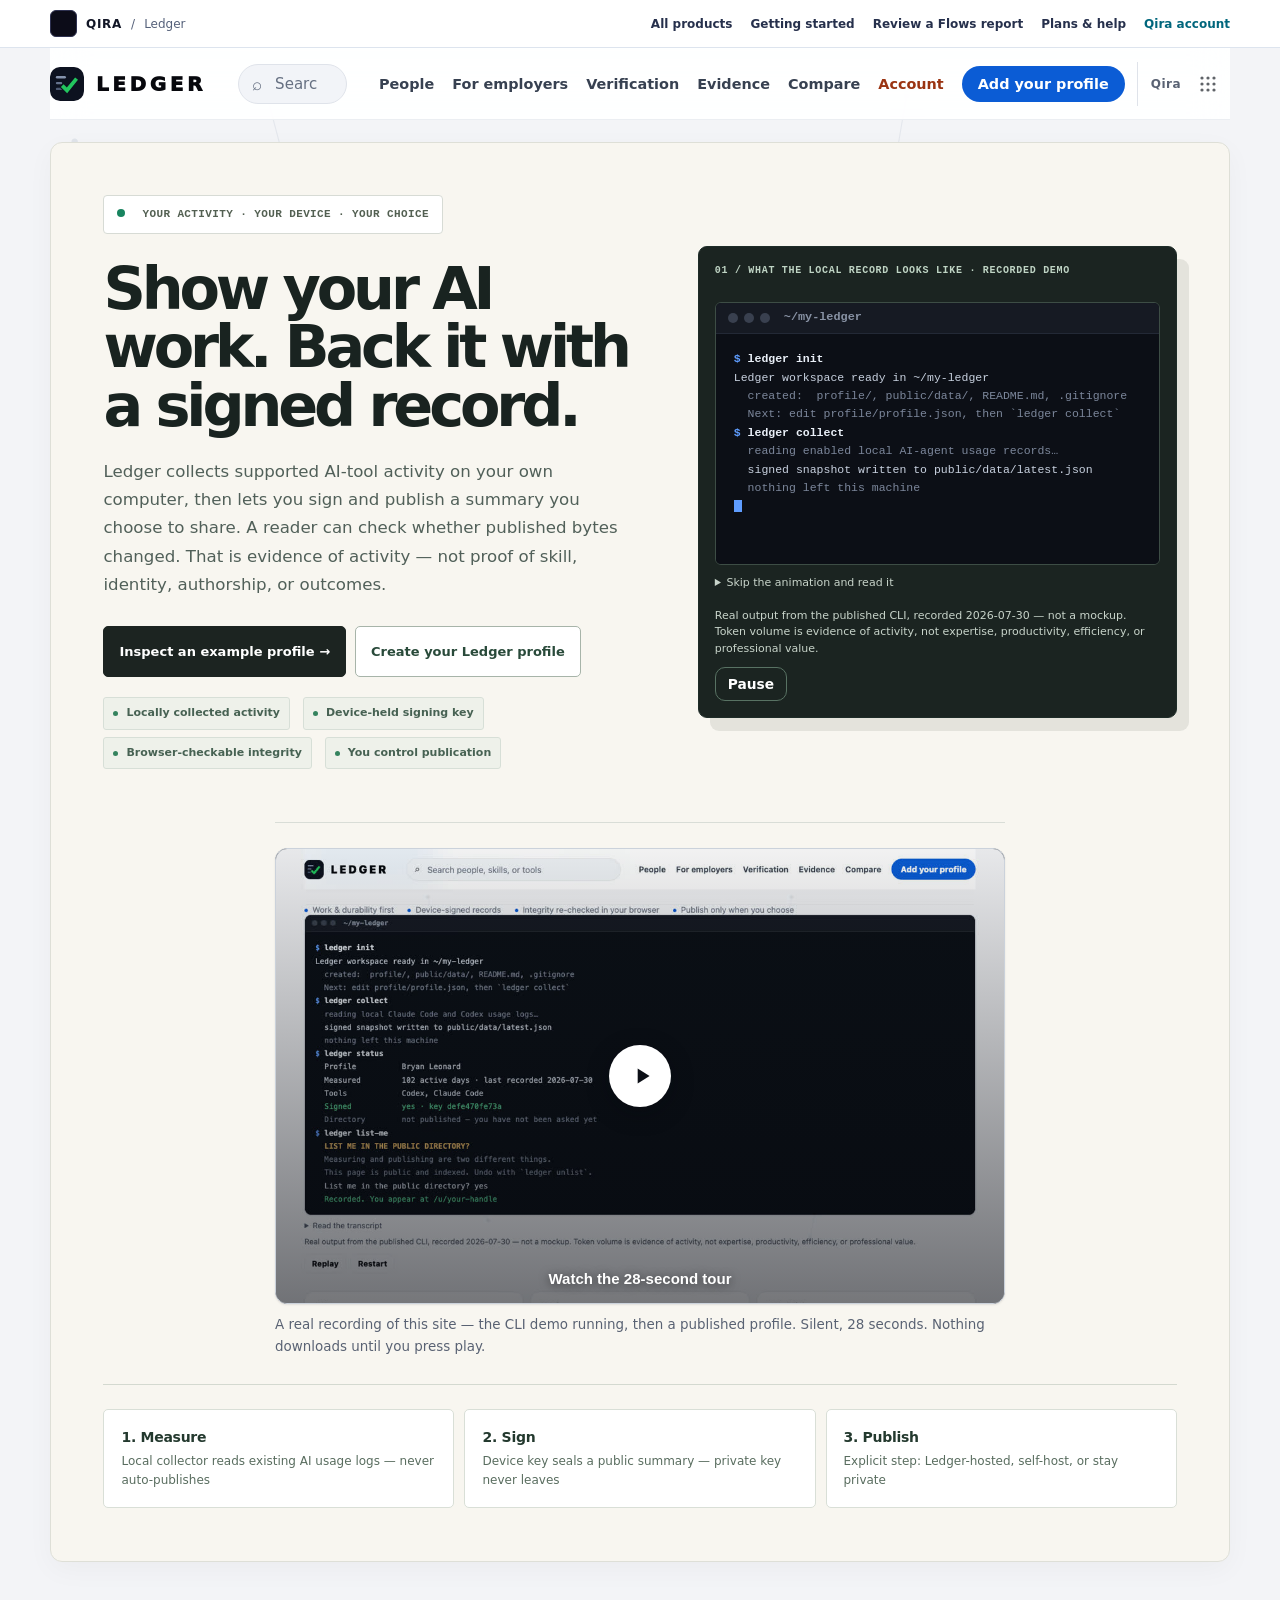
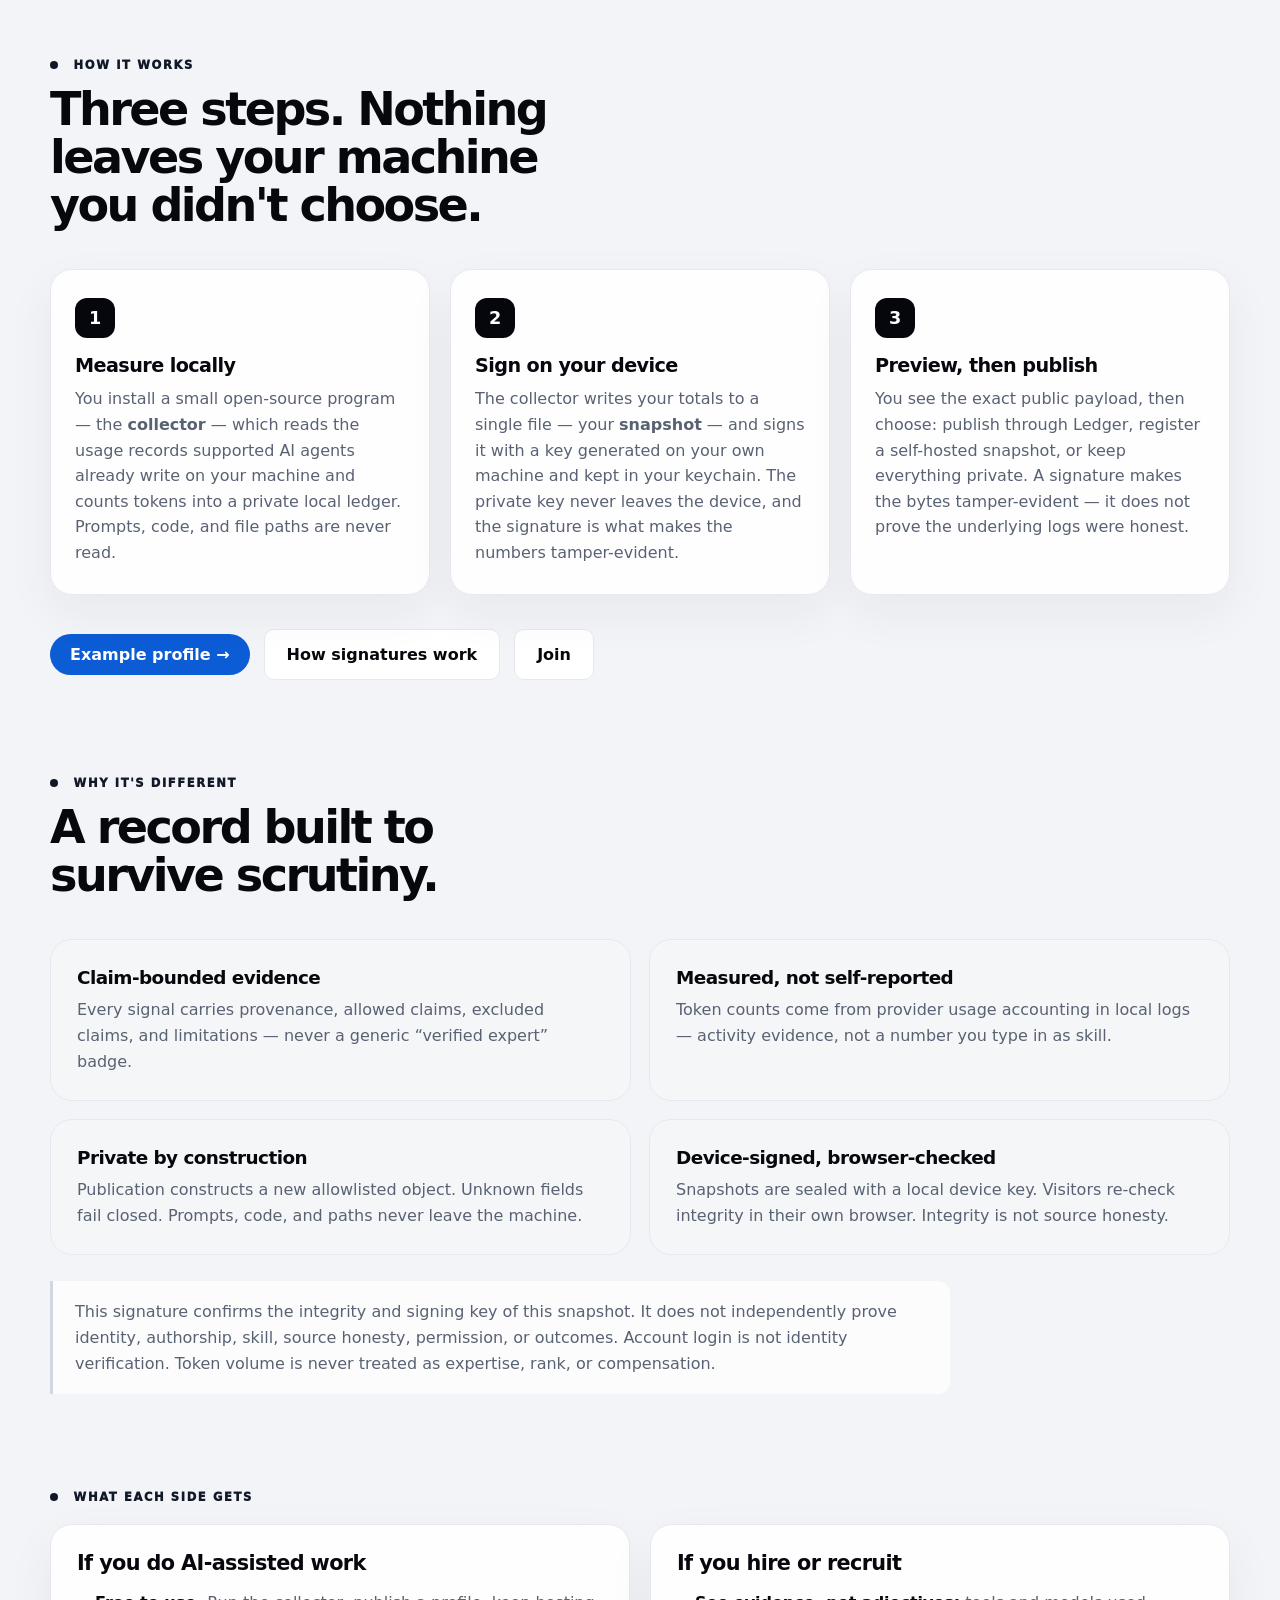
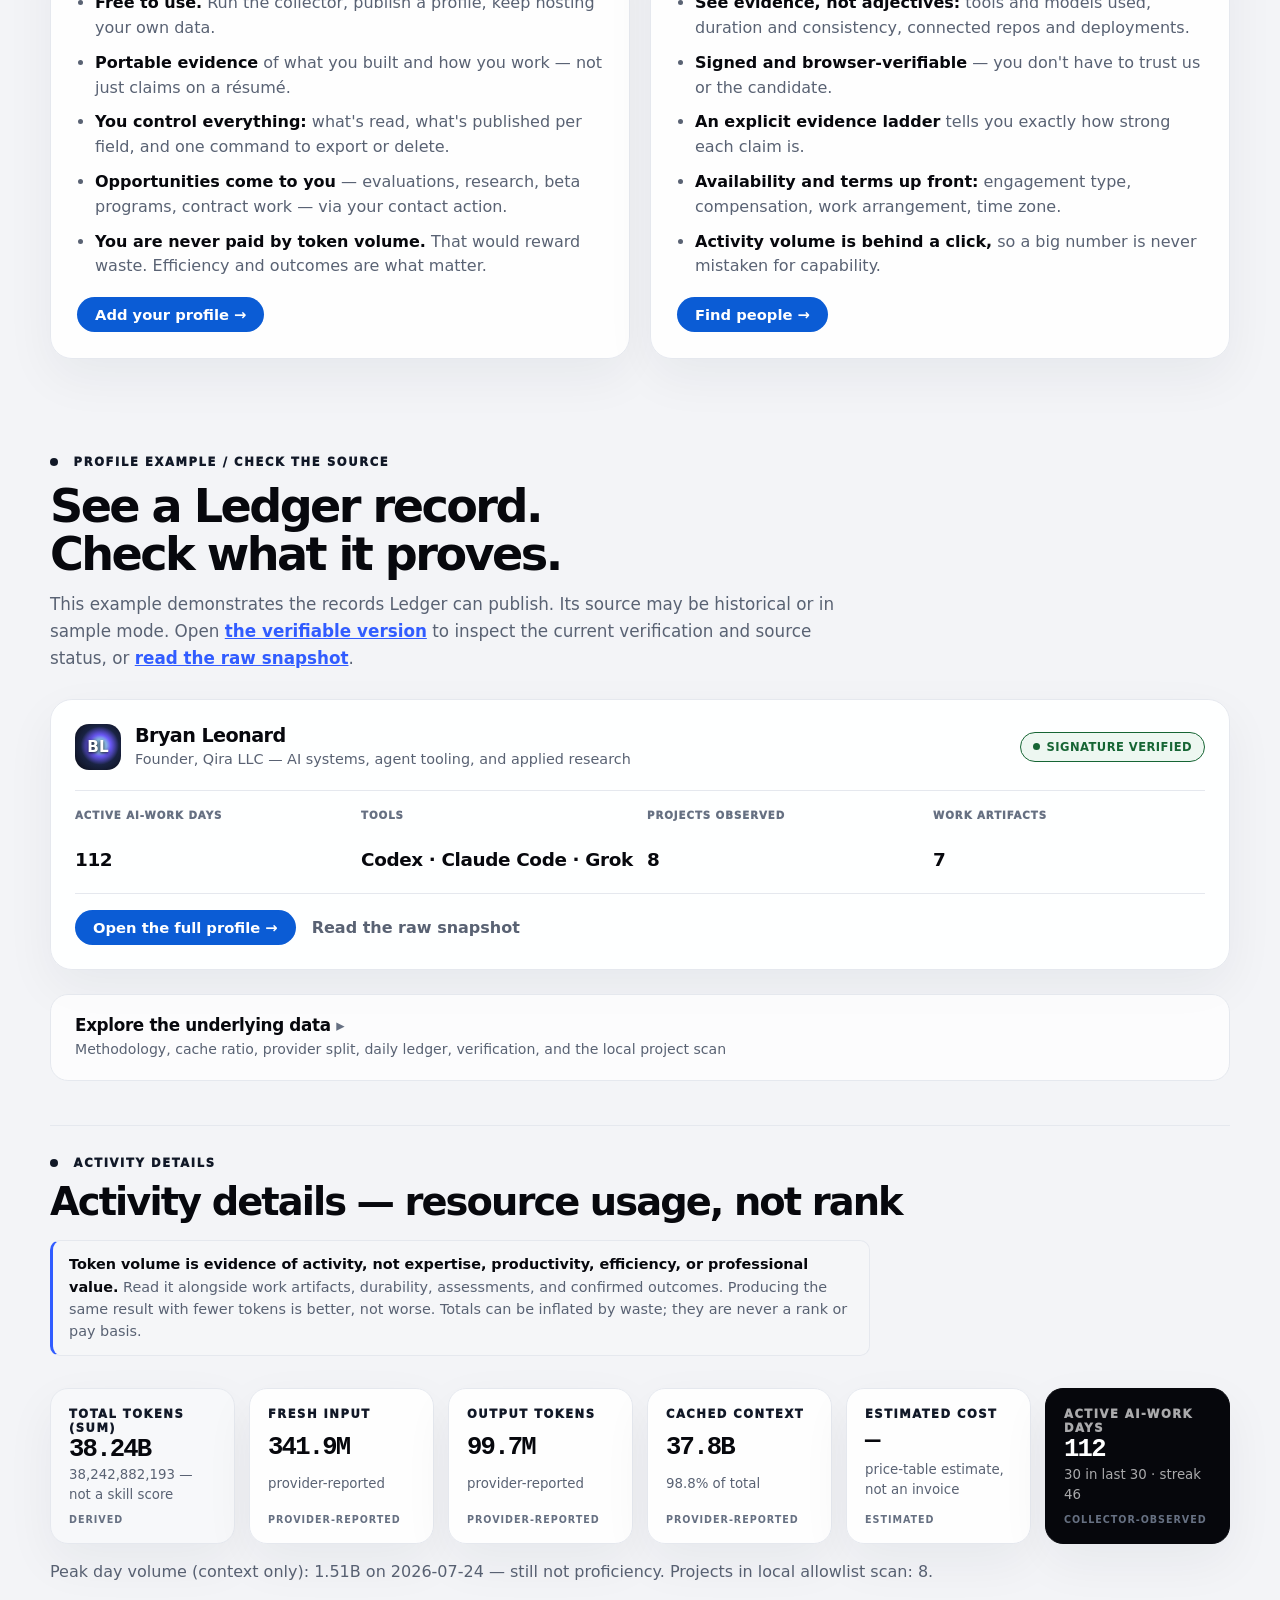
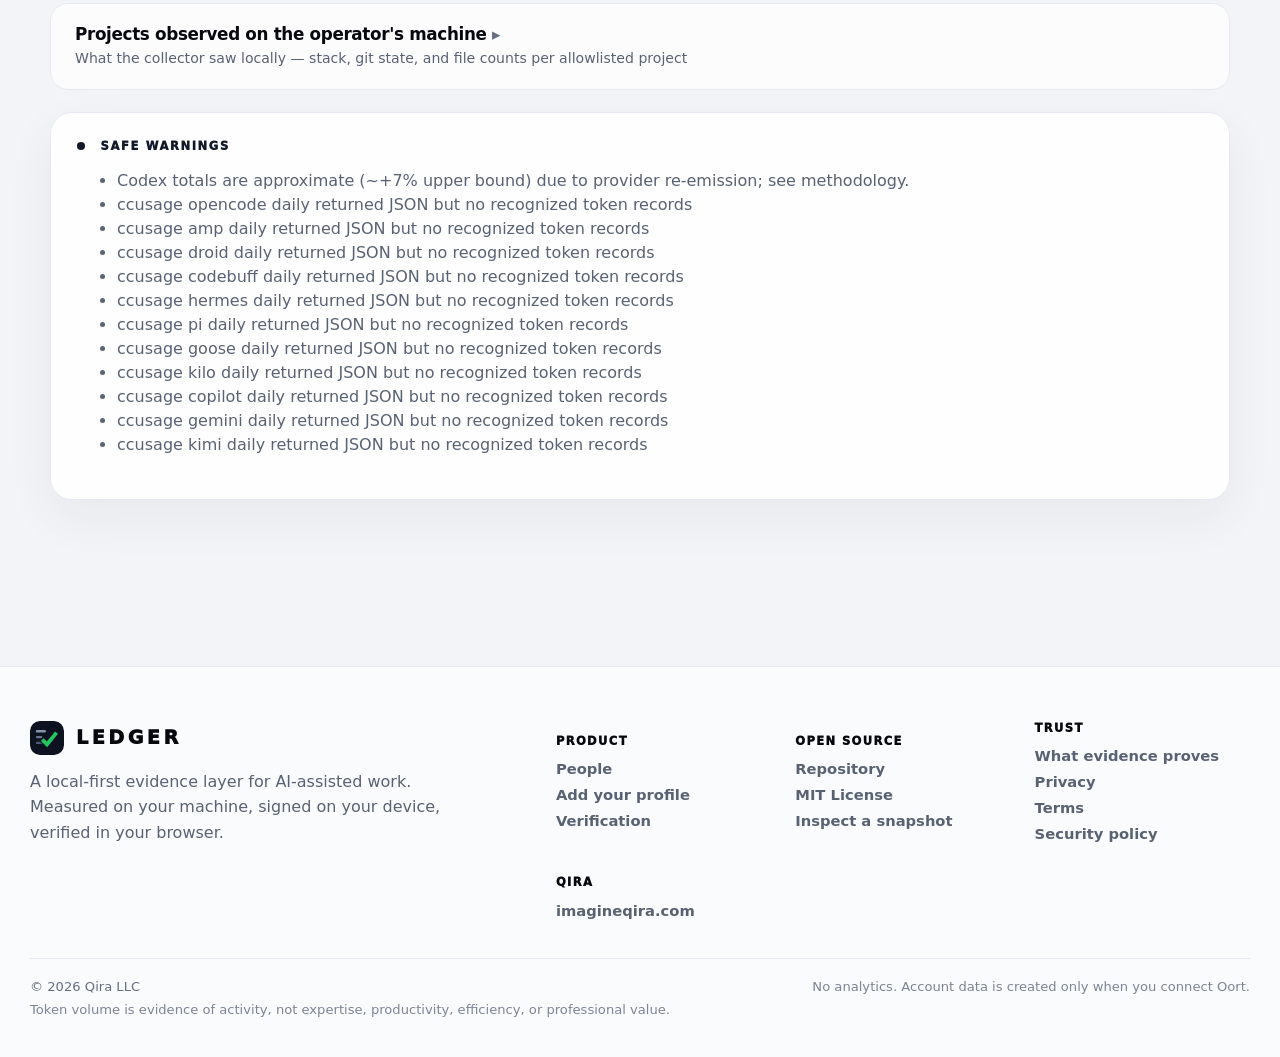
<file: index.html>
<!doctype html>
<html lang="en">
  <head>
    <meta charset="UTF-8" />
    <meta name="viewport" content="width=device-width, initial-scale=1.0" />
    <meta name="theme-color" content="#05070d" />

    <title>Ledger — Show your AI work with a signed record</title>
    <meta name="description" content="Ledger records supported AI-tool activity locally, lets you sign a summary on your device, and gives you control over what to publish. Inspect signatures and evidence boundaries." />
    <link rel="canonical" href="https://ledger.imagineqira.com/" />

    <!-- Icons -->
    <link rel="icon" href="/favicon.svg" type="image/svg+xml" />
    <link rel="icon" href="/favicon-32.png" sizes="32x32" type="image/png" />
    <link rel="apple-touch-icon" href="/apple-touch-icon.png" />

    <!-- Open Graph (Facebook, LinkedIn, Slack, Discord, iMessage) -->
    <meta property="og:type" content="website" />
    <meta property="og:site_name" content="Ledger by Qira" />
    <meta property="og:title" content="Ledger — Show your AI work with a signed record" />
    <meta property="og:description" content="Record supported AI-tool activity locally. Sign it on your device, publish only by choice, and let others inspect the signature and limits." />
    <meta property="og:url" content="https://ledger.imagineqira.com/" />
    <meta property="og:image" content="https://ledger.imagineqira.com/og.png" />
    <meta property="og:image:width" content="1200" />
    <meta property="og:image:height" content="630" />
    <meta property="og:image:alt" content="Ledger — evidence of how you work with AI, not a token leaderboard" />

    <!-- Twitter / X -->
    <meta name="twitter:card" content="summary_large_image" />
    <meta name="twitter:title" content="Ledger — Show your AI work with a signed record" />
    <meta name="twitter:description" content="Collect locally, sign on your own device, and choose if you publish. A signature can establish record integrity, not professional skill." />
    <meta name="twitter:image" content="https://ledger.imagineqira.com/og.png" />
    <script src="/assets/qira-apps/qira-product-launcher.js?v=20260808" defer></script>
    <script type="module" crossorigin src="/assets/index-qira-e1676cfd7b.js?v=evidence-20261119"></script>
    <link rel="stylesheet" crossorigin href="/assets/index-DPDFuOQU.css">
    <link rel="stylesheet" href="/assets/ledger-home-clarity-20261119.css">
      <script type="application/ld+json">{"@context":"https://schema.org","@graph":[{"@type":"Organization","@id":"https://ledger.imagineqira.com/#org","name":"Ledger","url":"https://ledger.imagineqira.com","logo":"https://ledger.imagineqira.com/favicon.svg","description":"A local-first evidence layer for AI-assisted work. Members measure their own AI usage on their machine, sign it on their device, and publish a record anyone can verify in the browser.","parentOrganization":{"@type":"Organization","name":"Qira LLC","url":"https://imagineqira.com"}},{"@type":"WebSite","@id":"https://ledger.imagineqira.com/#website","url":"https://ledger.imagineqira.com","name":"Ledger — Evidence layer for AI-assisted work","publisher":{"@id":"https://ledger.imagineqira.com/#org"}}]}</script>
  <link rel="stylesheet" href="/qira-product-bar.css?v=20261016">
</head>
  <body><div class="qira-product-bar" role="navigation" aria-label="Qira ecosystem"><div class="qira-product-bar__inner"><div class="qira-product-bar__brand"><a href="https://imagineqira.com/" aria-label="Qira home">QIRA</a><span aria-hidden="true">/</span><span>Ledger</span></div><div class="qira-product-bar__links"><a href="https://imagineqira.com/products/">All products</a><a href="https://imagineqira.com/start/?goal=ledger">Getting started</a><a href="/from-flows/">Review a Flows report</a><a href="https://imagineqira.com/plans/?product=ledger#offer-ledger">Plans &amp; help</a><a href="https://imagineqira.com/account/">Qira account</a></div></div></div>
    <div id="root"></div>
    <!--
      Clean-URL restore for GitHub Pages. A hard load of /people is served by
      404.html, which redirects to /?/people (a real 200). This restores the
      clean path before the app boots, so the address bar reads /people and the
      status is 200 — no visible 404. See public/404.html.
    -->
    <script>
      (function () {
        var l = window.location;
        if (l.search[1] === '/') {
          var decoded = l.search
            .slice(1)
            .split('&')
            .map(function (s) { return s.replace(/~and~/g, '&'); })
            .join('?');
          window.history.replaceState(null, null, l.pathname.slice(0, -1) + decoded + l.hash);
        }
      })();
    </script>
  </body>
</html>
</file>
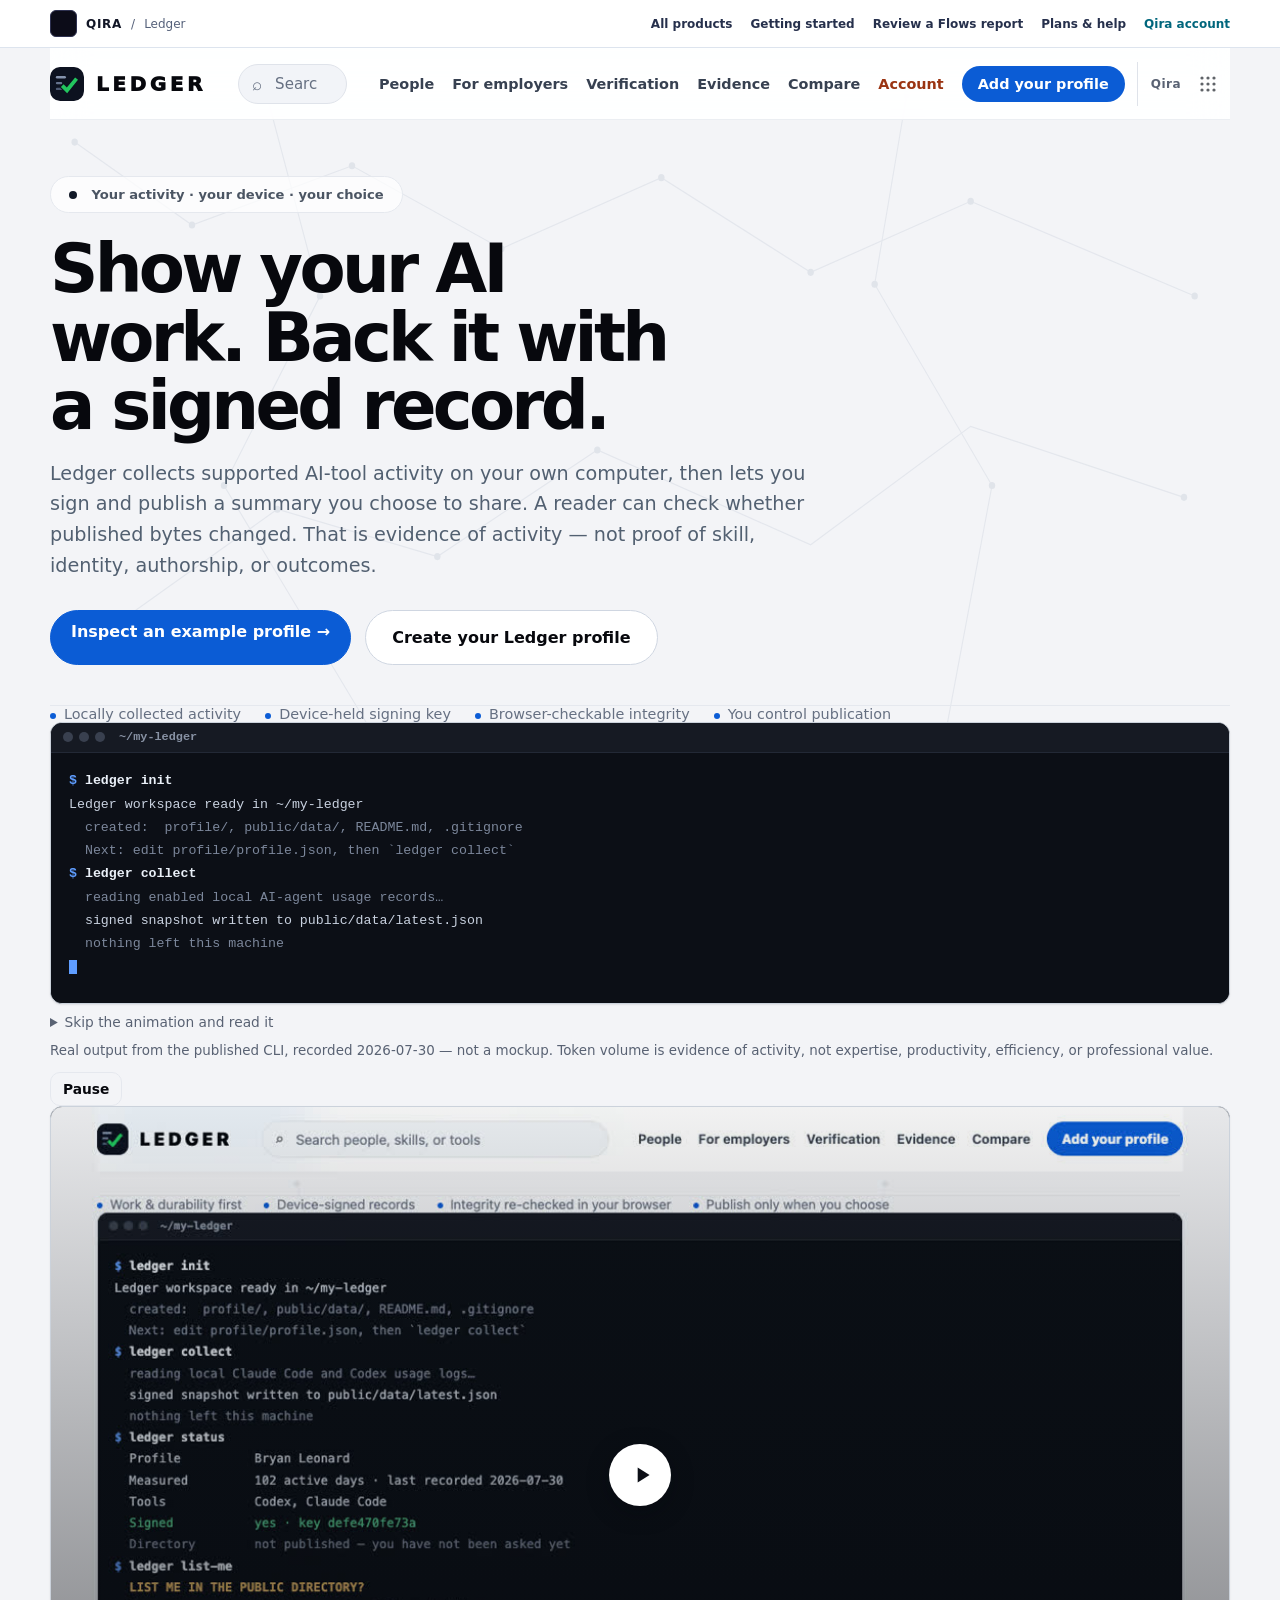
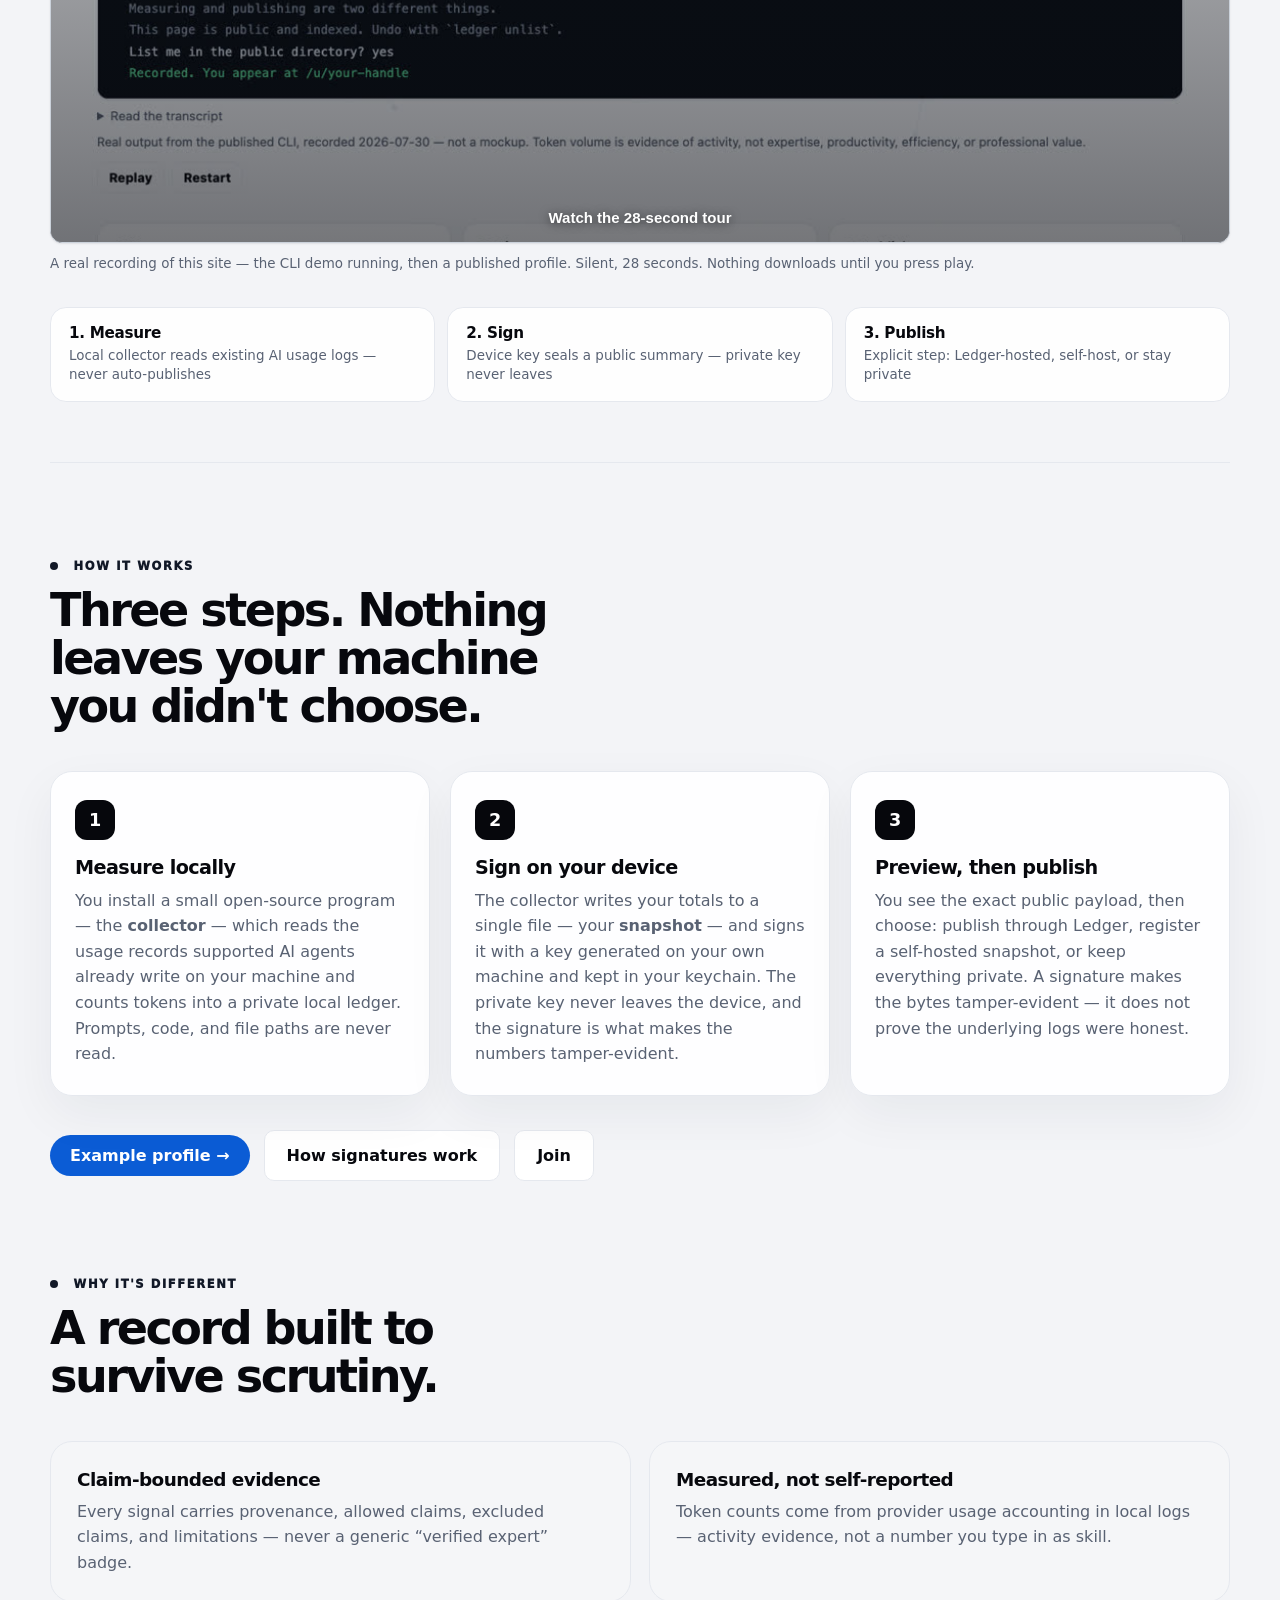
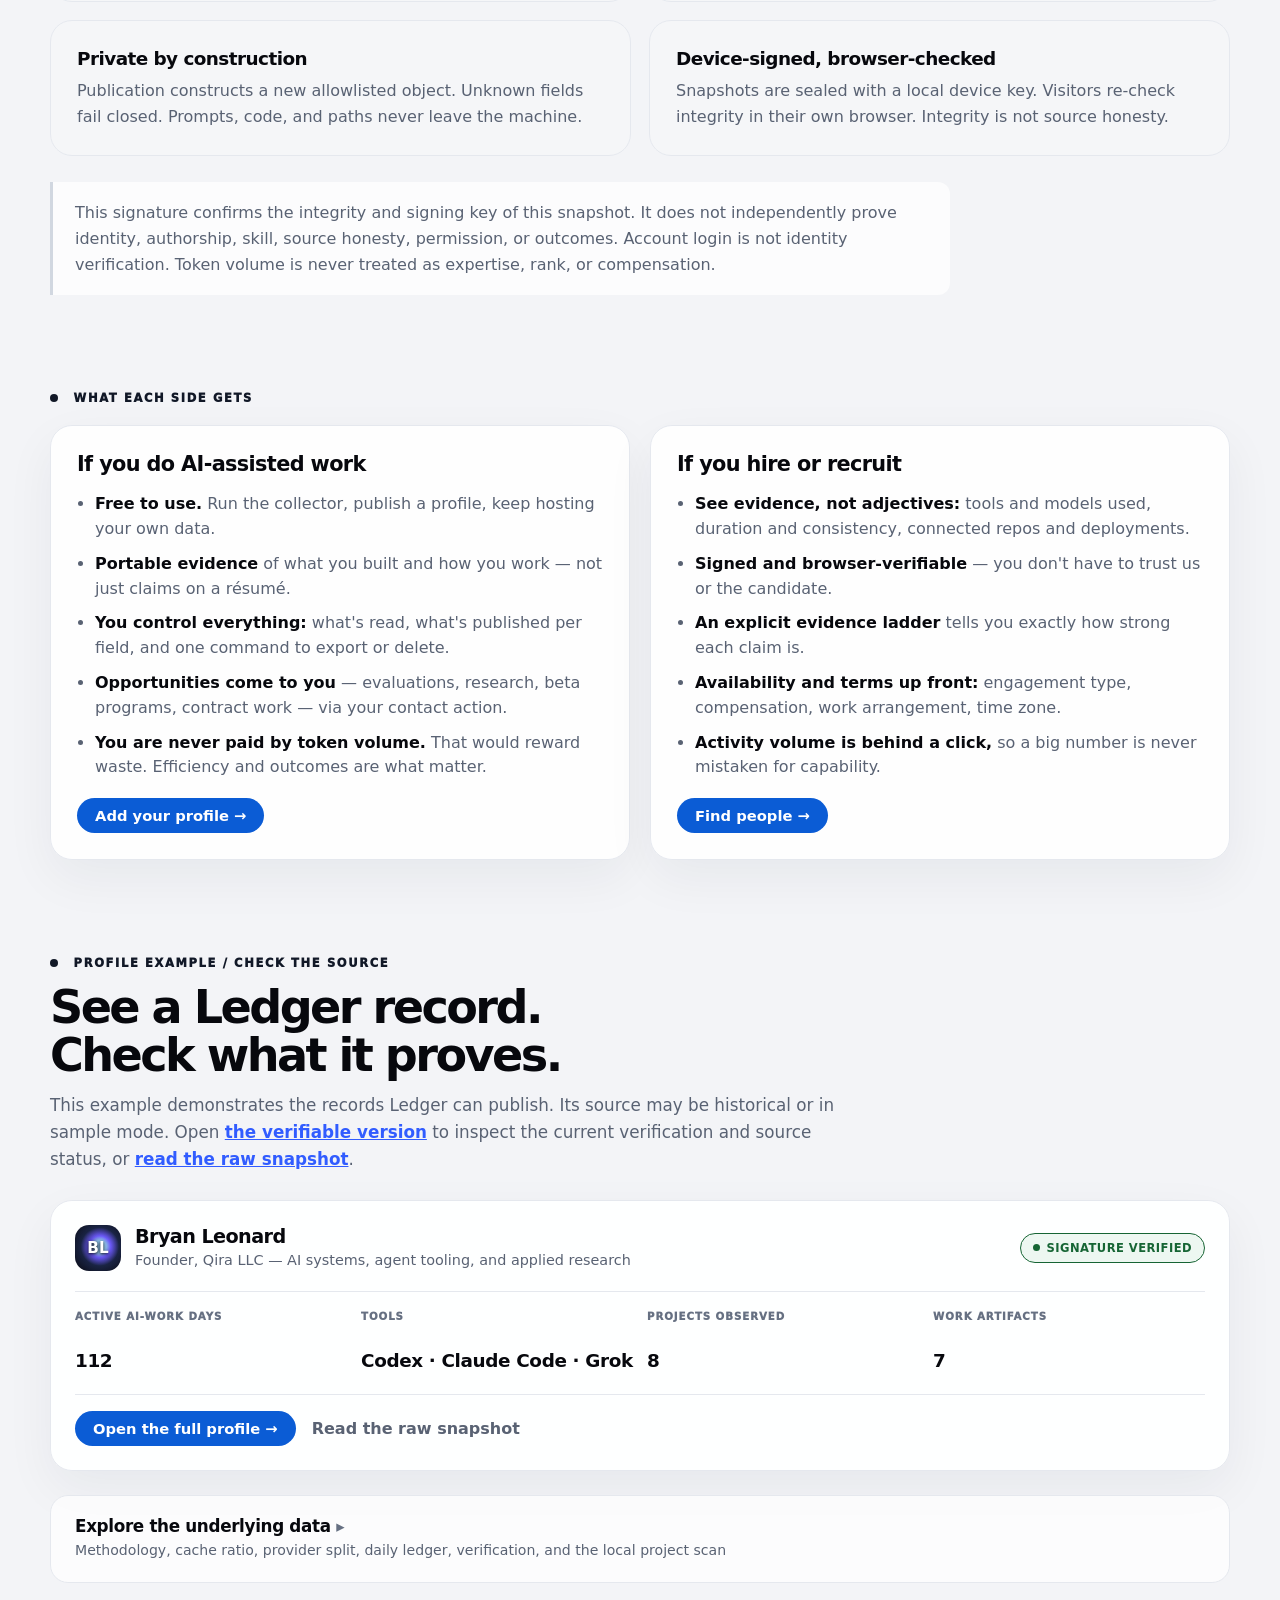
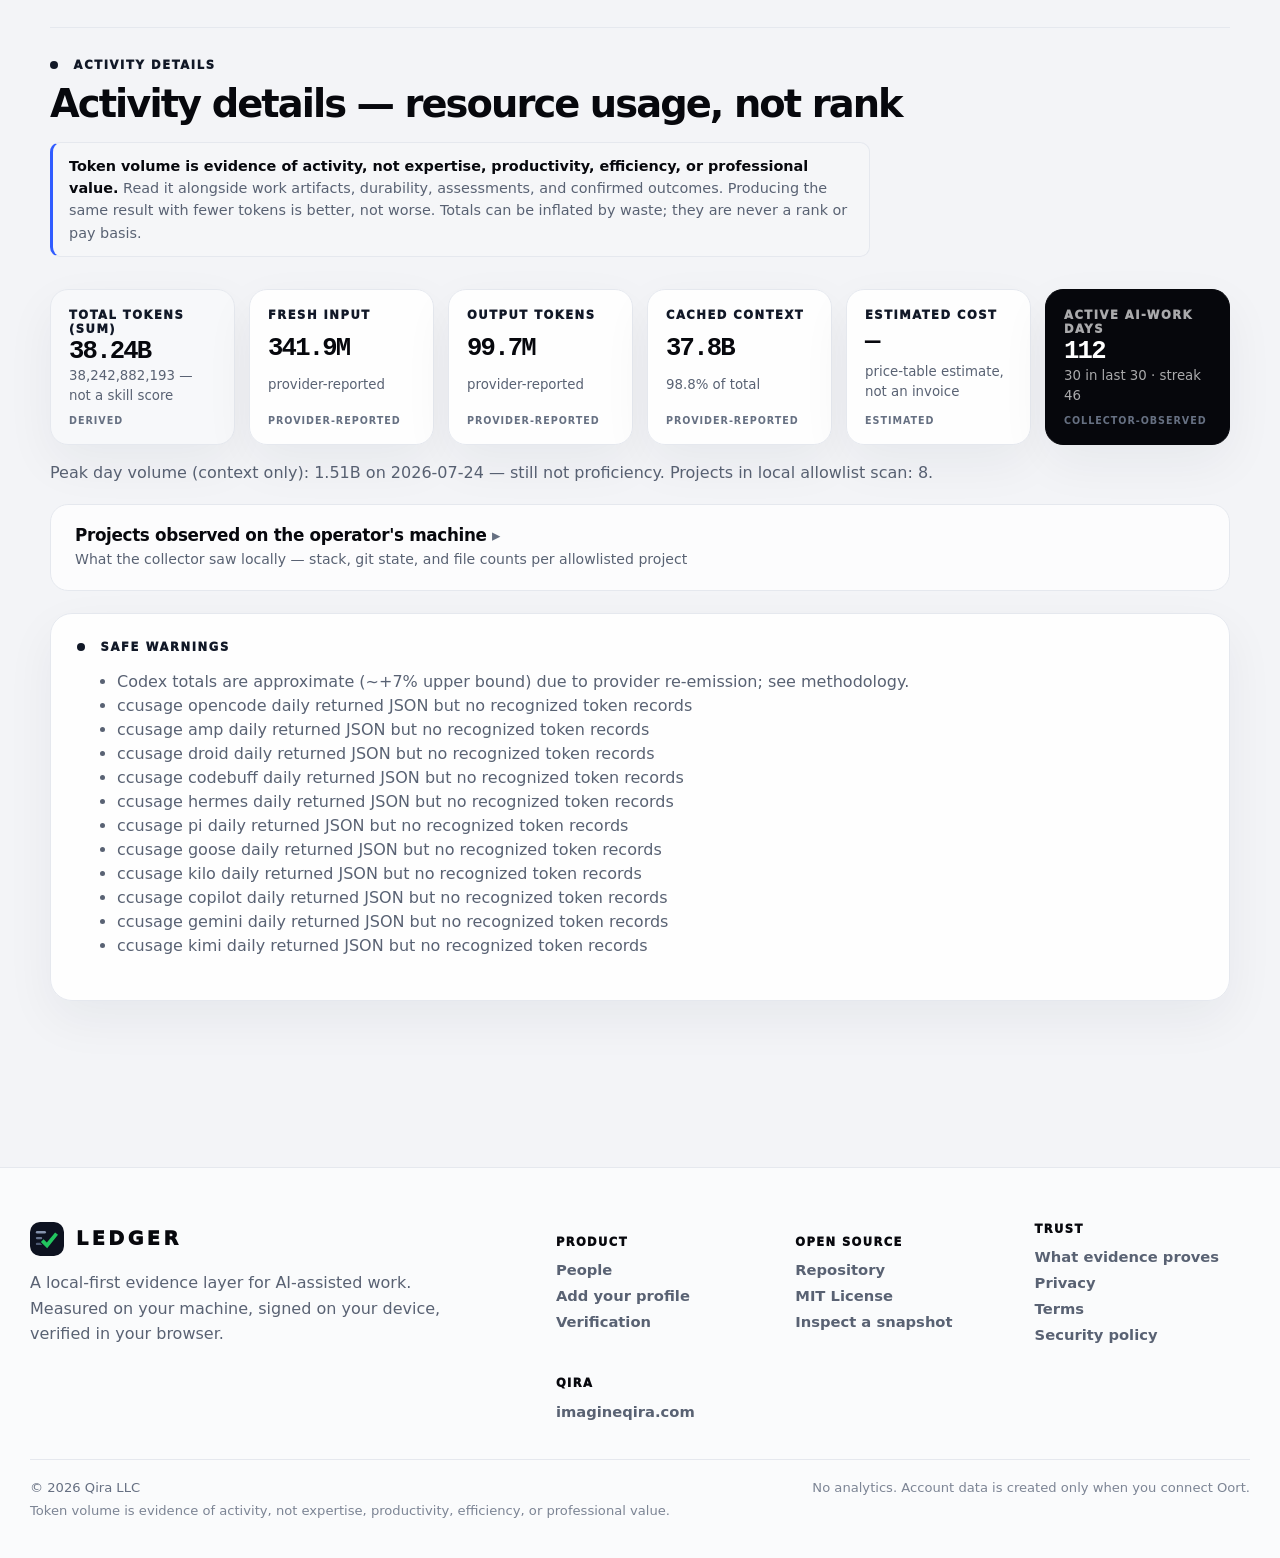
<file: account/index.html>
<!doctype html>
<html lang="en">
  <head>
    <meta charset="UTF-8" />
    <meta name="viewport" content="width=device-width, initial-scale=1.0" />
    <meta name="theme-color" content="#05070d" />

    <title>Your Ledger profile & Qira account</title>
    <meta
      name="description"
      content="Own and manage one Ledger handle through your existing Qira account. Local provider logs and signing keys remain on your machine."
    />
    <link rel="canonical" href="https://ledger.imagineqira.com/account" />

    <!-- Icons -->
    <link rel="icon" href="/favicon.svg" type="image/svg+xml" />
    <link rel="icon" href="/favicon-32.png" sizes="32x32" type="image/png" />
    <link rel="apple-touch-icon" href="/apple-touch-icon.png" />

    <!-- Open Graph (Facebook, LinkedIn, Slack, Discord, iMessage) -->
    <meta property="og:type" content="website" />
    <meta property="og:site_name" content="Ledger — Evidence layer for AI-assisted work" />
    <meta property="og:title" content="Your Ledger profile & Qira account" />
    <meta
      property="og:description"
      content="Own and manage one Ledger handle through your existing Qira account. Local provider logs and signing keys remain on your machine."
    />
    <meta property="og:url" content="https://ledger.imagineqira.com/account" />
    <meta property="og:image" content="https://ledger.imagineqira.com/og.png" />
    <meta property="og:image:width" content="1200" />
    <meta property="og:image:height" content="630" />
    <meta property="og:image:alt" content="Ledger — evidence of how you work with AI, not a token leaderboard" />

    <!-- Twitter / X -->
    <meta name="twitter:card" content="summary_large_image" />
    <meta name="twitter:title" content="Your Ledger profile & Qira account" />
    <meta
      name="twitter:description"
      content="Own and manage one Ledger handle through your existing Qira account. Local provider logs and signing keys remain on your machine."
    />
    <meta name="twitter:image" content="https://ledger.imagineqira.com/og.png" />
    <script src="/assets/qira-apps/qira-product-launcher.js?v=20260808" defer></script>
    <script type="module" crossorigin src="/assets/index-qira-e1676cfd7b.js"></script>
    <link rel="stylesheet" crossorigin href="/assets/index-DPDFuOQU.css">
      <meta name="robots" content="noindex, nofollow" />
  <link rel="stylesheet" href="/qira-product-bar.css?v=20261016">
</head>
  <body><div class="qira-product-bar" role="navigation" aria-label="Qira ecosystem"><div class="qira-product-bar__inner"><div class="qira-product-bar__brand"><a href="https://imagineqira.com/" aria-label="Qira home">QIRA</a><span aria-hidden="true">/</span><span>Ledger</span></div><div class="qira-product-bar__links"><a href="https://imagineqira.com/products/">All products</a><a href="https://imagineqira.com/start/?goal=ledger">Getting started</a><a href="/from-flows/">Review a Flows report</a><a href="https://imagineqira.com/plans/?product=ledger#offer-ledger">Plans &amp; help</a><a href="https://imagineqira.com/account/">Qira account</a></div></div></div>
    <div id="root"></div>
    <!--
      Clean-URL restore for GitHub Pages. A hard load of /people is served by
      404.html, which redirects to /?/people (a real 200). This restores the
      clean path before the app boots, so the address bar reads /people and the
      status is 200 — no visible 404. See public/404.html.
    -->
    <script>
      (function () {
        var l = window.location;
        if (l.search[1] === '/') {
          var decoded = l.search
            .slice(1)
            .split('&')
            .map(function (s) { return s.replace(/~and~/g, '&'); })
            .join('?');
          window.history.replaceState(null, null, l.pathname.slice(0, -1) + decoded + l.hash);
        }
      })();
    </script>
  </body>
</html>
</file>
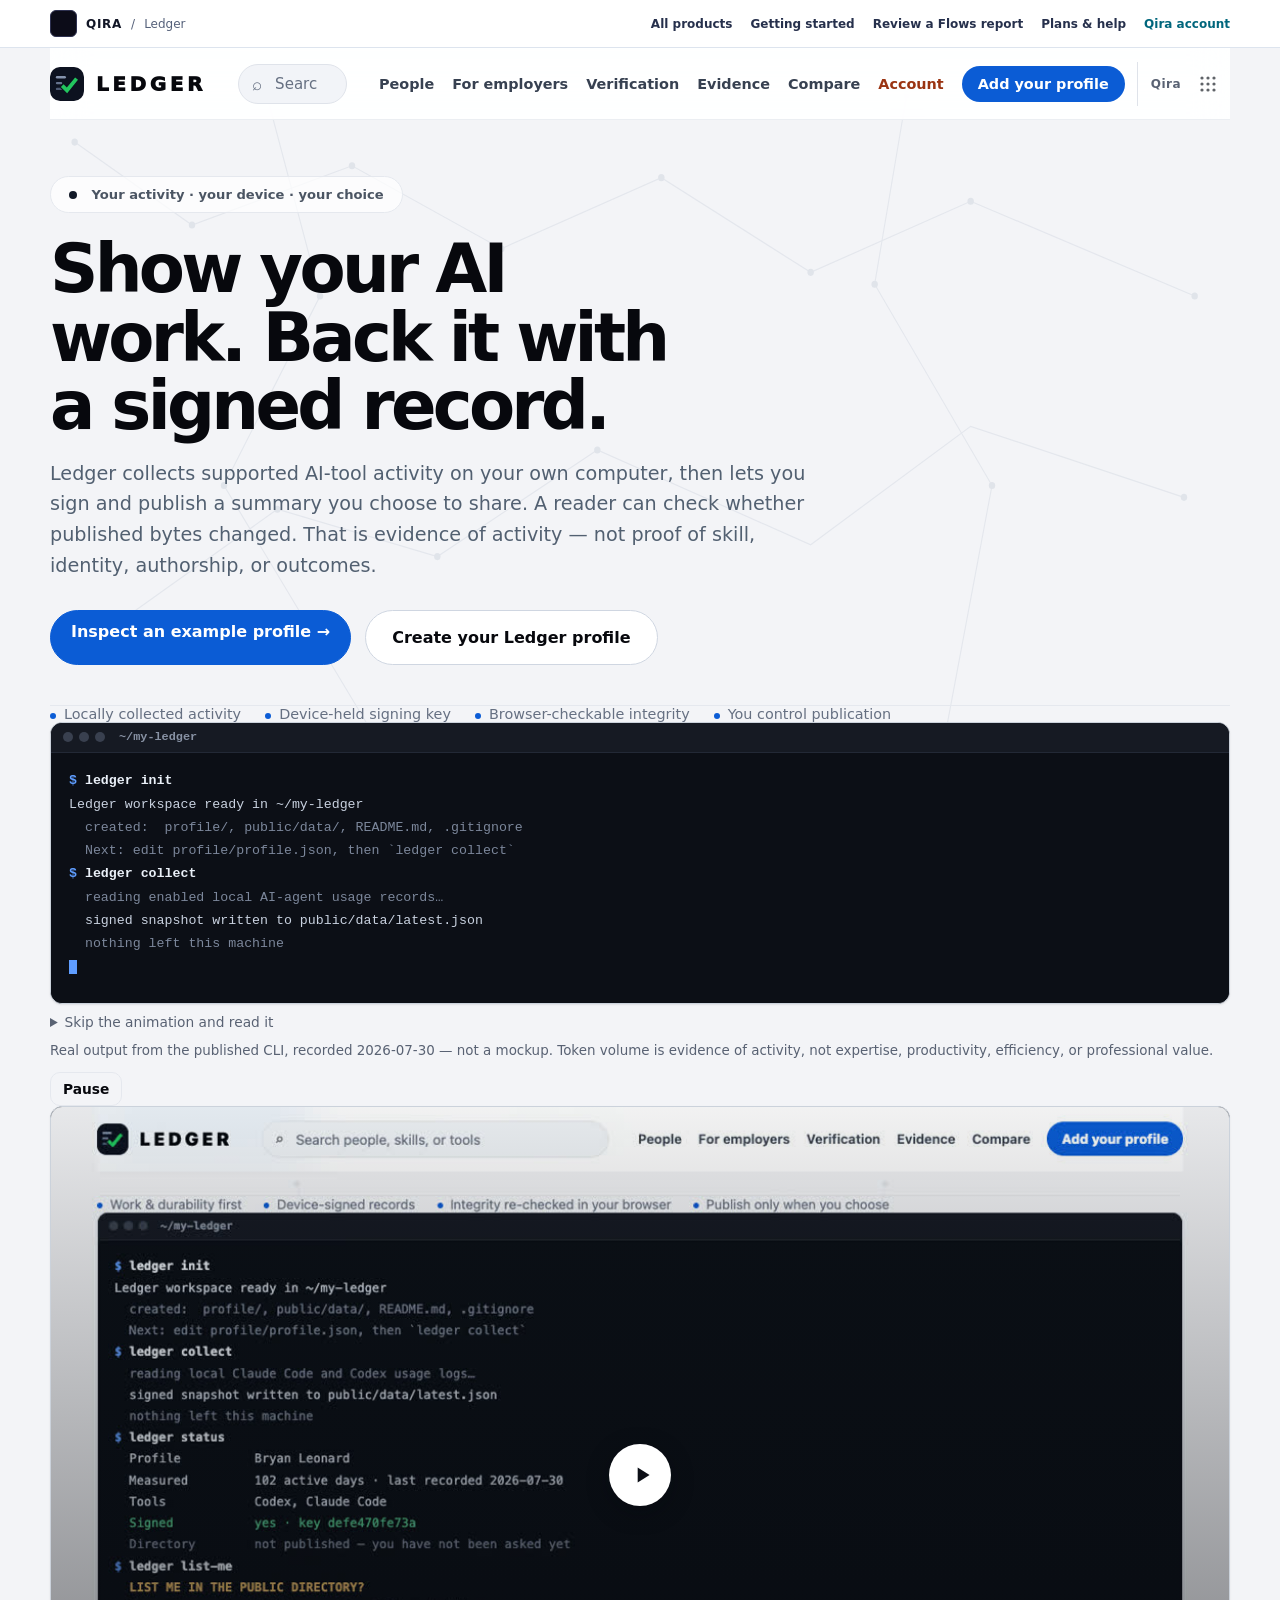
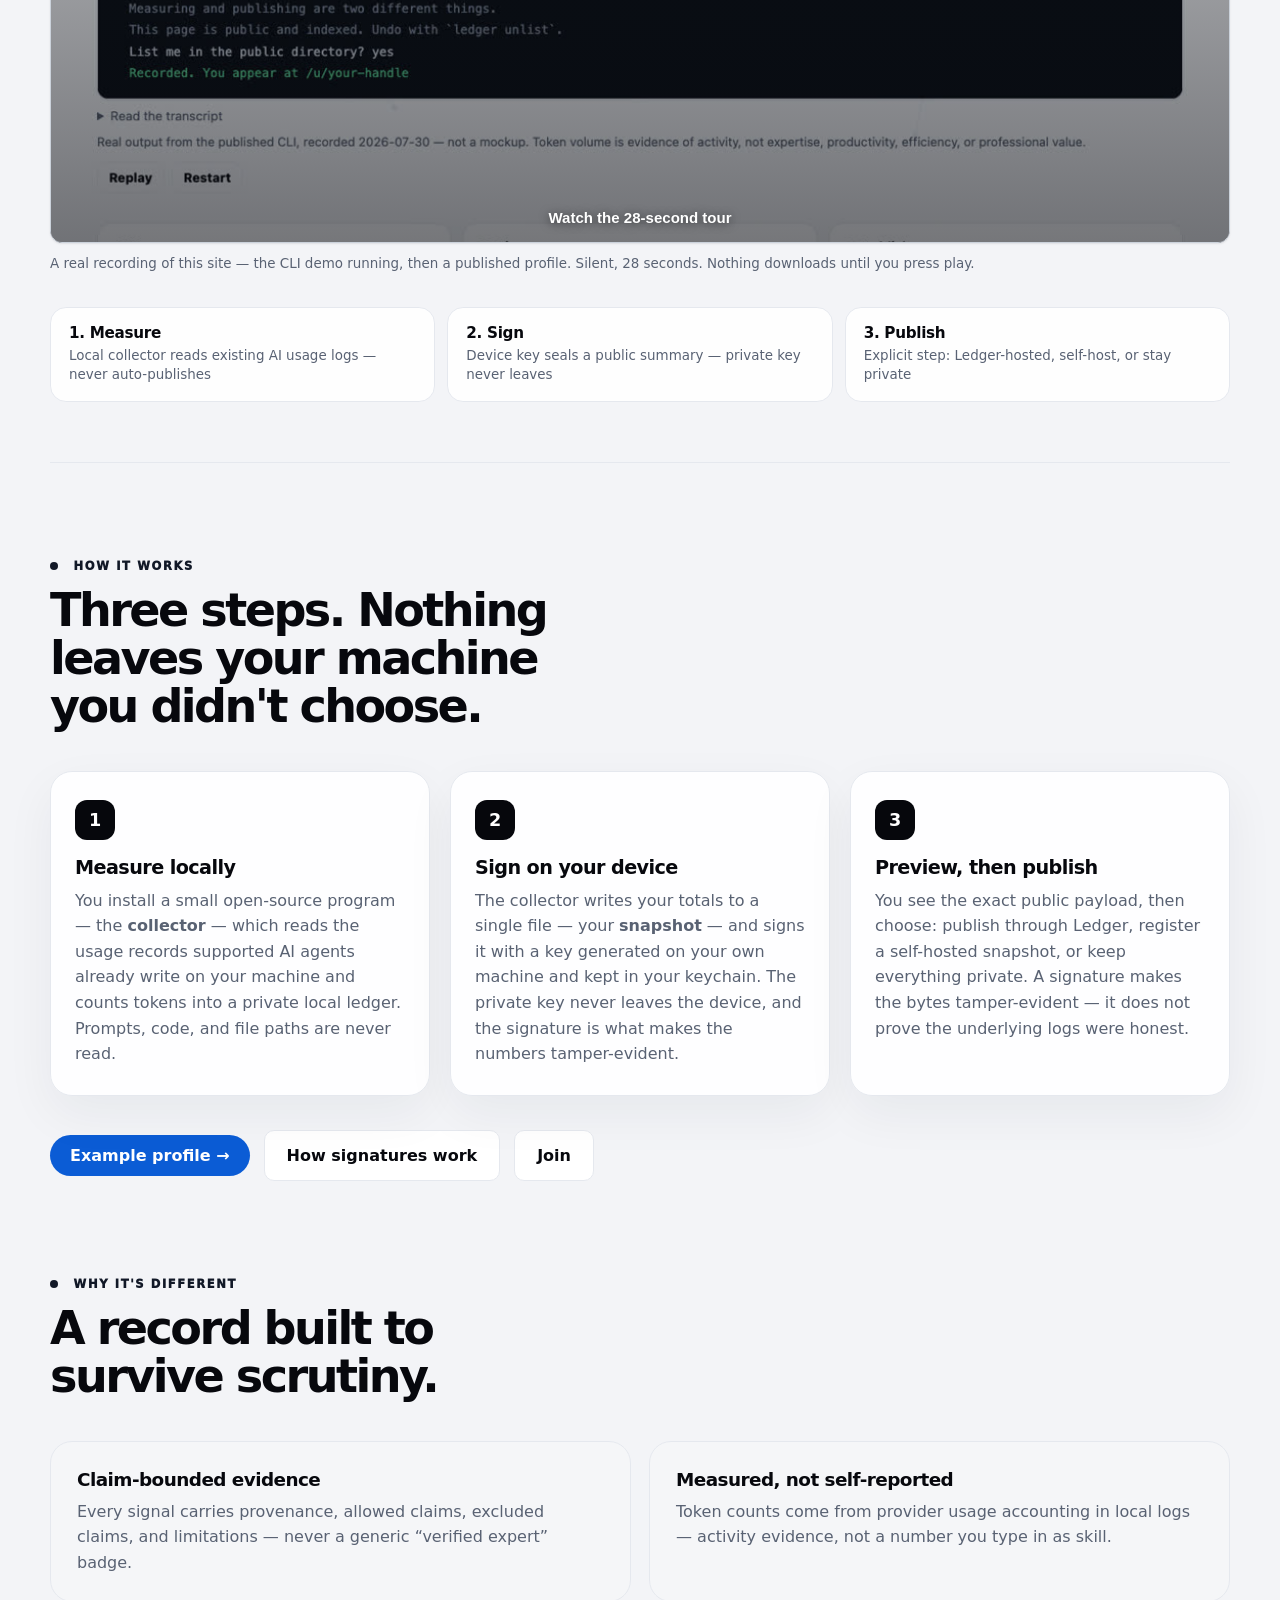
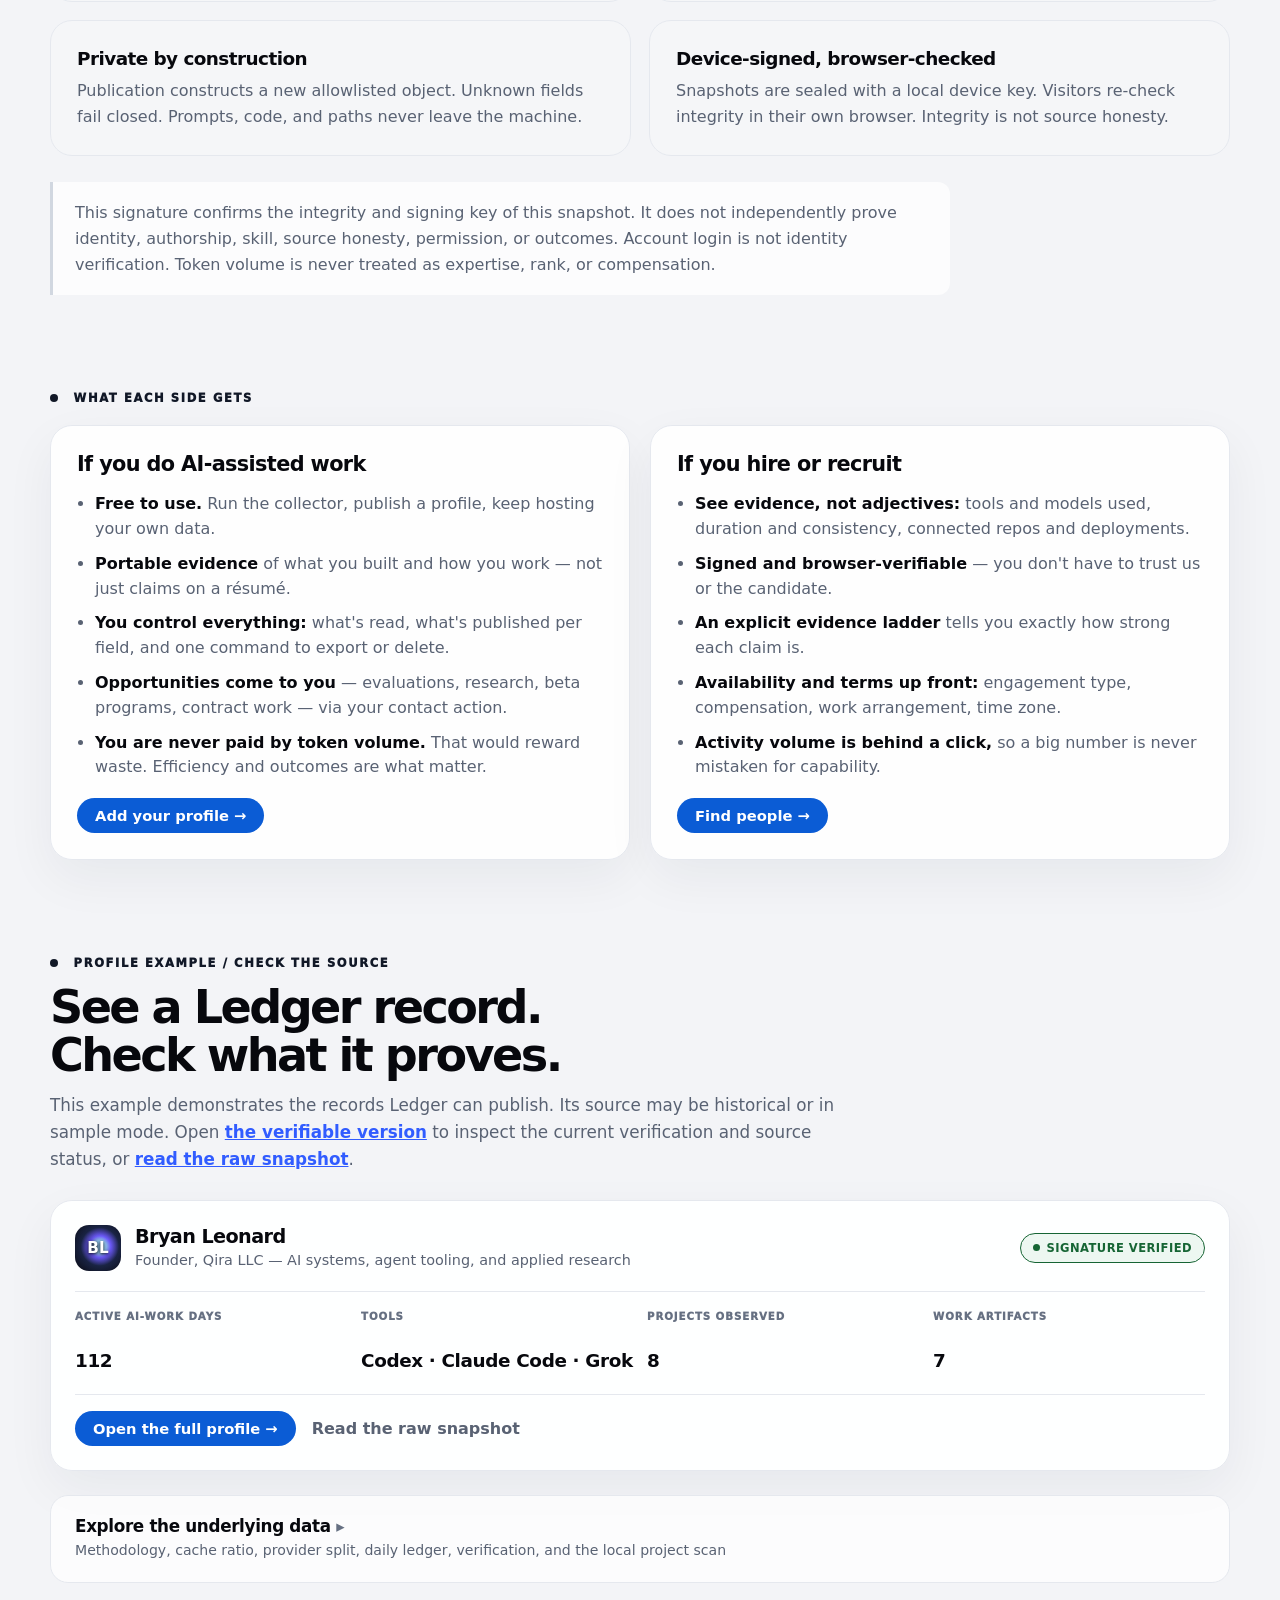
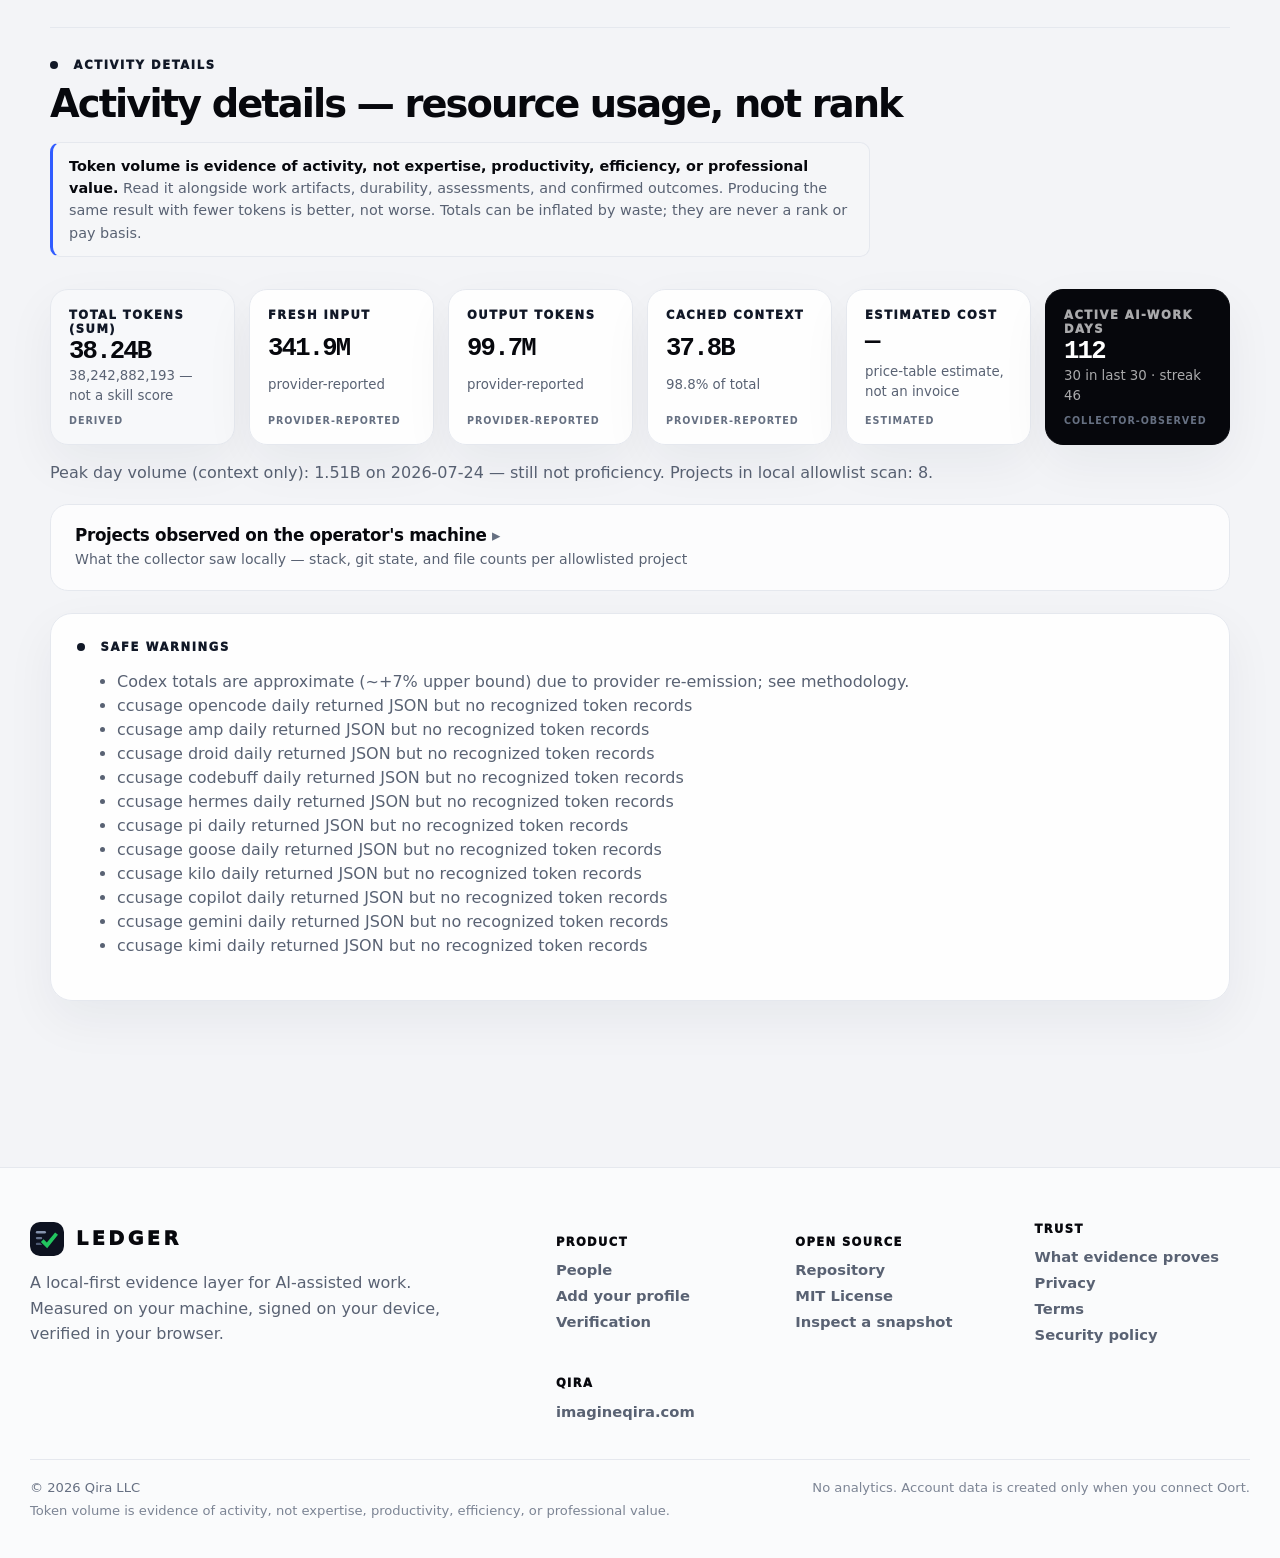
<file: claims/index.html>
<!doctype html>
<html lang="en">
  <head>
    <meta charset="UTF-8" />
    <meta name="viewport" content="width=device-width, initial-scale=1.0" />
    <meta name="theme-color" content="#05070d" />

    <title>What evidence can and cannot establish — Ledger</title>
    <meta
      name="description"
      content="Every badge maps to one signal, one allowed claim, and stated limitations. No universal score: a combined figure never inherits more authority than its weakest evidence."
    />
    <link rel="canonical" href="https://ledger.imagineqira.com/claims" />

    <!-- Icons -->
    <link rel="icon" href="/favicon.svg" type="image/svg+xml" />
    <link rel="icon" href="/favicon-32.png" sizes="32x32" type="image/png" />
    <link rel="apple-touch-icon" href="/apple-touch-icon.png" />

    <!-- Open Graph (Facebook, LinkedIn, Slack, Discord, iMessage) -->
    <meta property="og:type" content="website" />
    <meta property="og:site_name" content="Ledger — Evidence layer for AI-assisted work" />
    <meta property="og:title" content="What evidence can and cannot establish — Ledger" />
    <meta
      property="og:description"
      content="Every badge maps to one signal, one allowed claim, and stated limitations. No universal score: a combined figure never inherits more authority than its weakest evidence."
    />
    <meta property="og:url" content="https://ledger.imagineqira.com/claims" />
    <meta property="og:image" content="https://ledger.imagineqira.com/og.png" />
    <meta property="og:image:width" content="1200" />
    <meta property="og:image:height" content="630" />
    <meta property="og:image:alt" content="Ledger — evidence of how you work with AI, not a token leaderboard" />

    <!-- Twitter / X -->
    <meta name="twitter:card" content="summary_large_image" />
    <meta name="twitter:title" content="What evidence can and cannot establish — Ledger" />
    <meta
      name="twitter:description"
      content="Every badge maps to one signal, one allowed claim, and stated limitations. No universal score: a combined figure never inherits more authority than its weakest evidence."
    />
    <meta name="twitter:image" content="https://ledger.imagineqira.com/og.png" />
    <script src="/assets/qira-apps/qira-product-launcher.js?v=20260808" defer></script>
    <script type="module" crossorigin src="/assets/index-qira-e1676cfd7b.js"></script>
    <link rel="stylesheet" crossorigin href="/assets/index-DPDFuOQU.css">
  <link rel="stylesheet" href="/qira-product-bar.css?v=20261016">
</head>
  <body><div class="qira-product-bar" role="navigation" aria-label="Qira ecosystem"><div class="qira-product-bar__inner"><div class="qira-product-bar__brand"><a href="https://imagineqira.com/" aria-label="Qira home">QIRA</a><span aria-hidden="true">/</span><span>Ledger</span></div><div class="qira-product-bar__links"><a href="https://imagineqira.com/products/">All products</a><a href="https://imagineqira.com/start/?goal=ledger">Getting started</a><a href="/from-flows/">Review a Flows report</a><a href="https://imagineqira.com/plans/?product=ledger#offer-ledger">Plans &amp; help</a><a href="https://imagineqira.com/account/">Qira account</a></div></div></div>
    <div id="root"></div>
    <!--
      Clean-URL restore for GitHub Pages. A hard load of /people is served by
      404.html, which redirects to /?/people (a real 200). This restores the
      clean path before the app boots, so the address bar reads /people and the
      status is 200 — no visible 404. See public/404.html.
    -->
    <script>
      (function () {
        var l = window.location;
        if (l.search[1] === '/') {
          var decoded = l.search
            .slice(1)
            .split('&')
            .map(function (s) { return s.replace(/~and~/g, '&'); })
            .join('?');
          window.history.replaceState(null, null, l.pathname.slice(0, -1) + decoded + l.hash);
        }
      })();
    </script>
  </body>
</html>
</file>
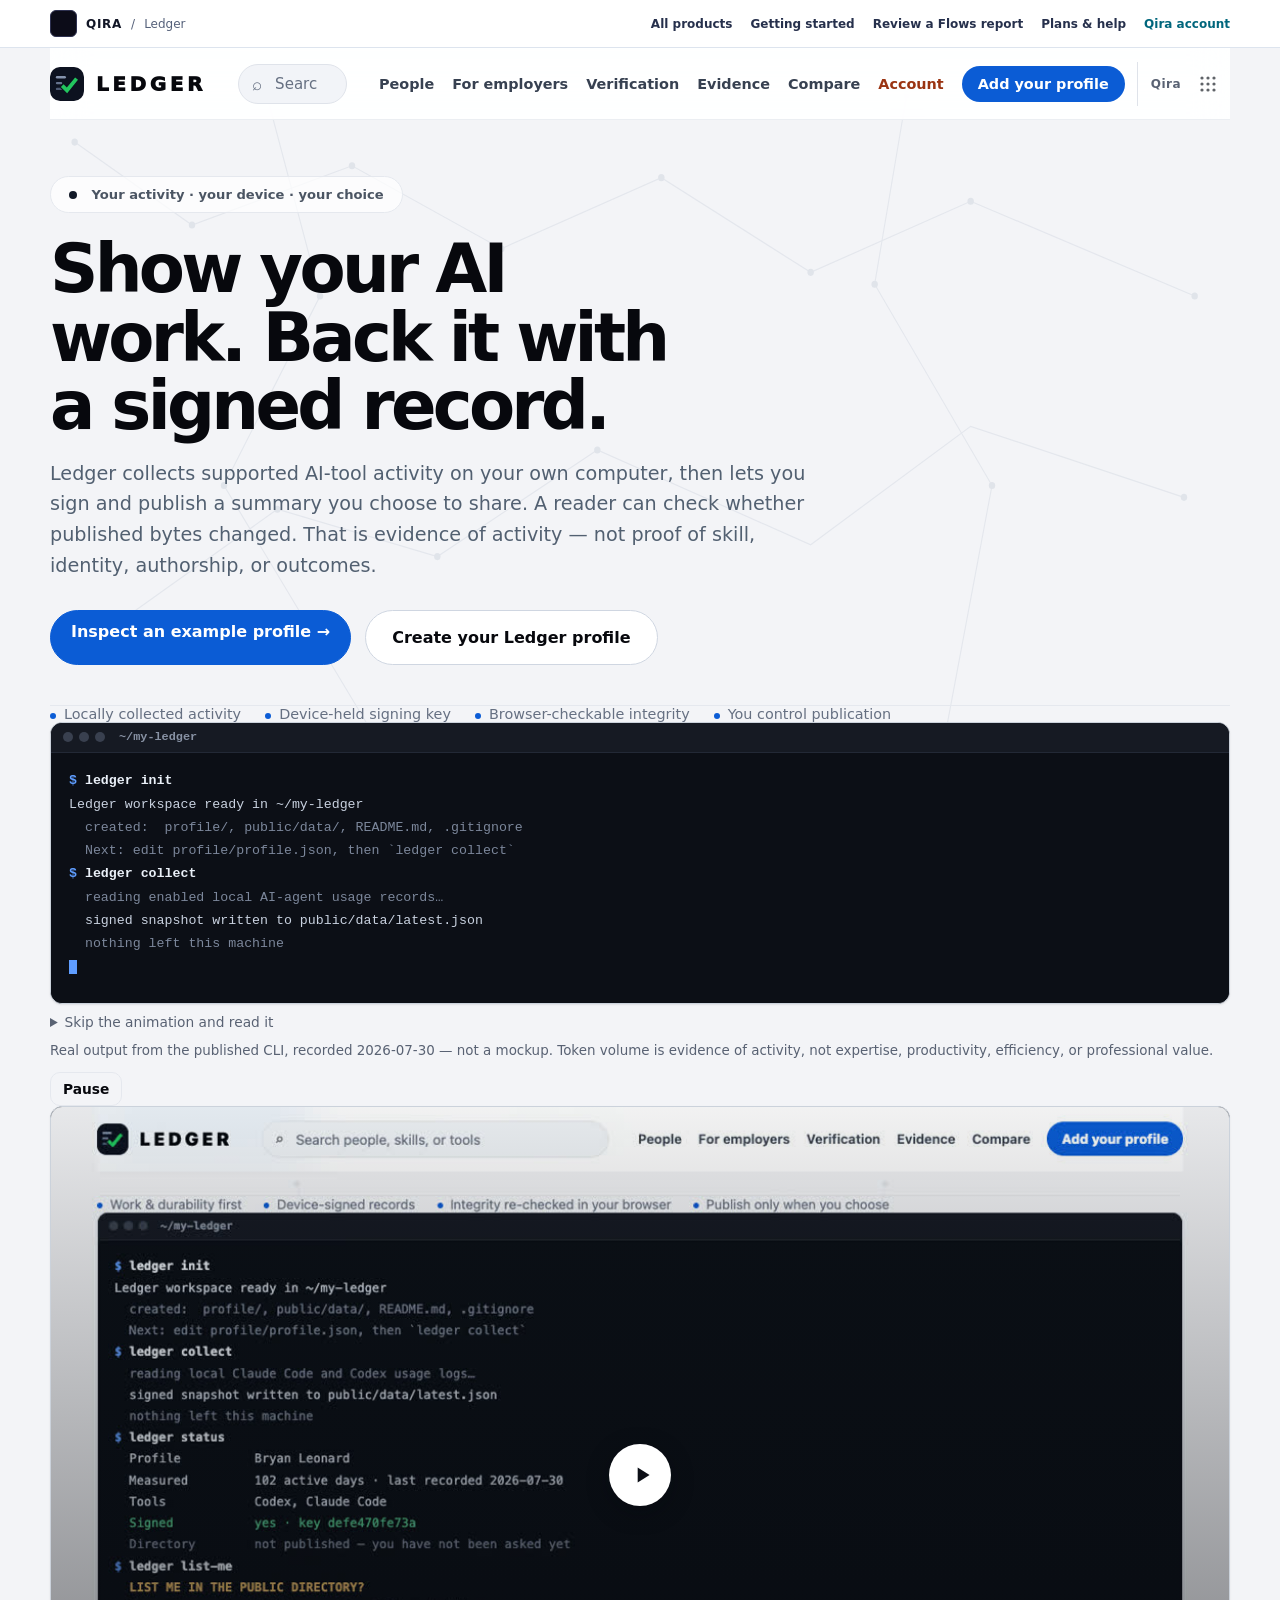
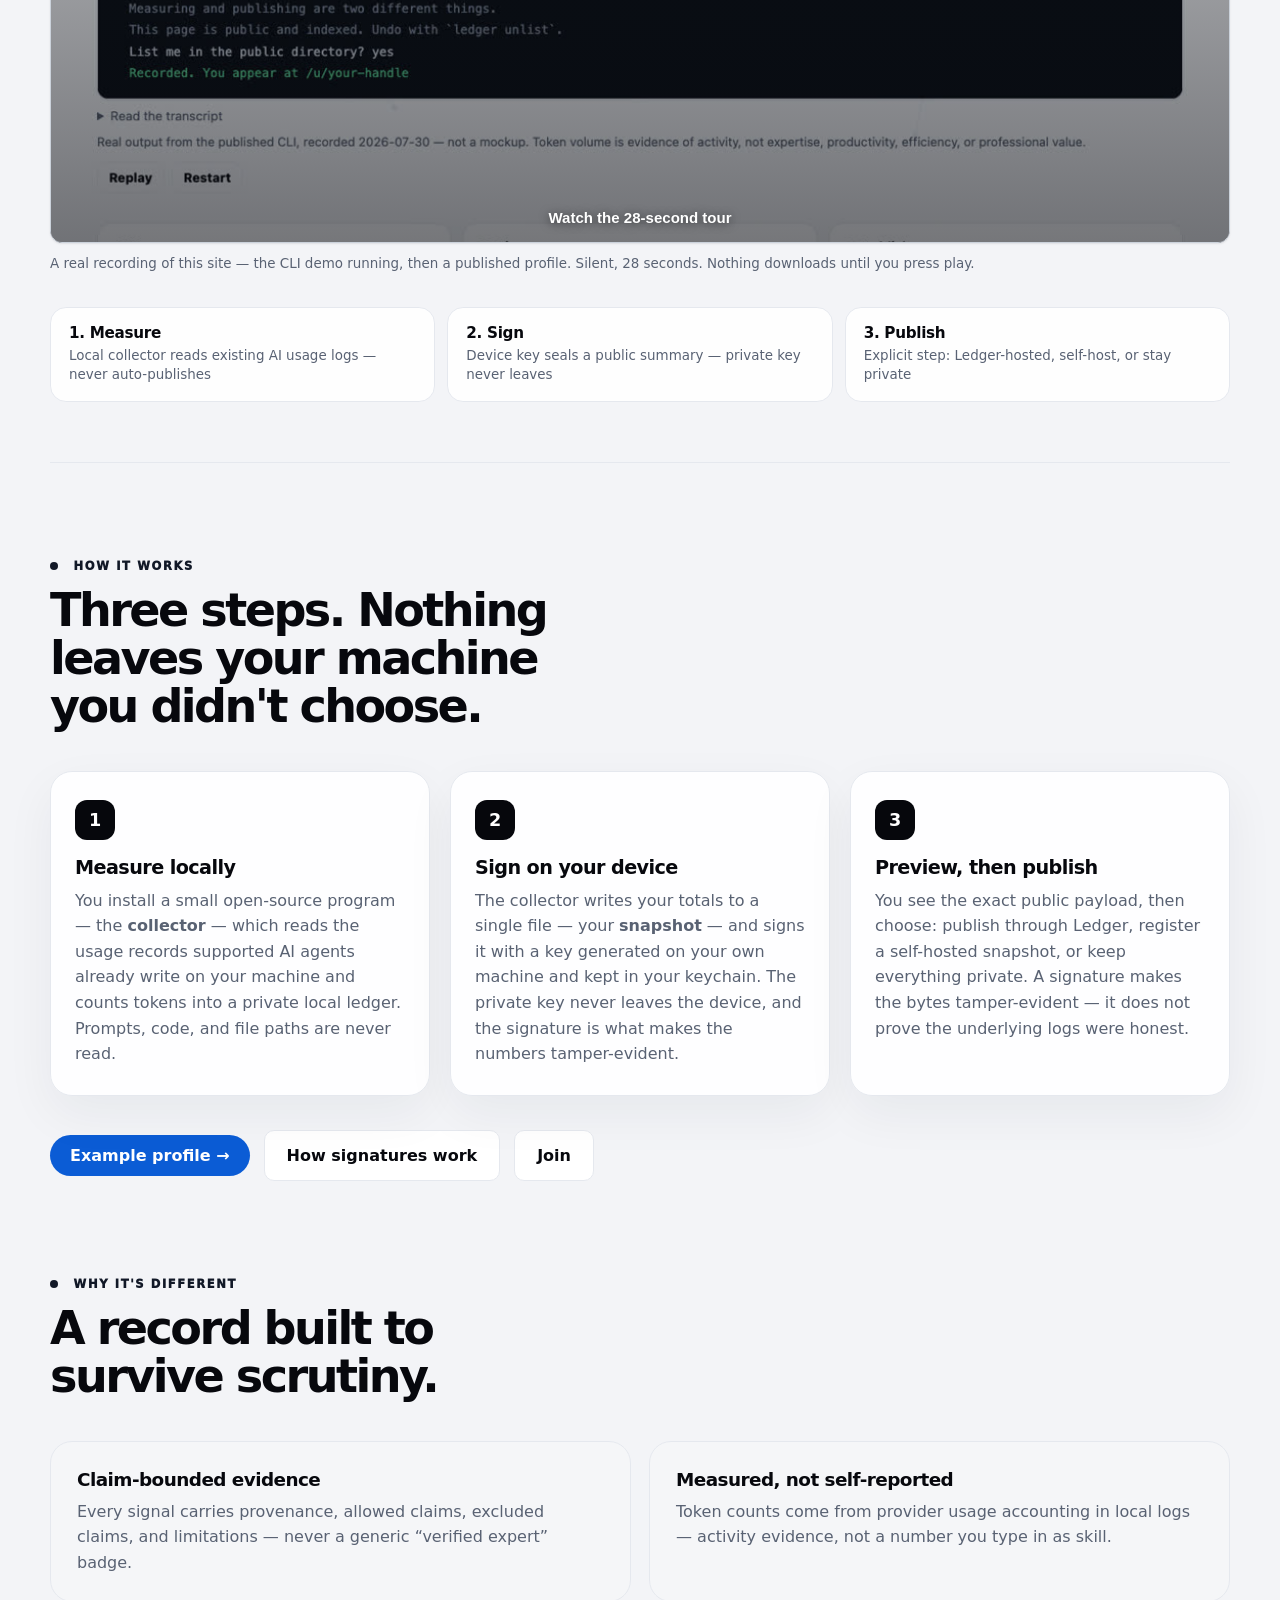
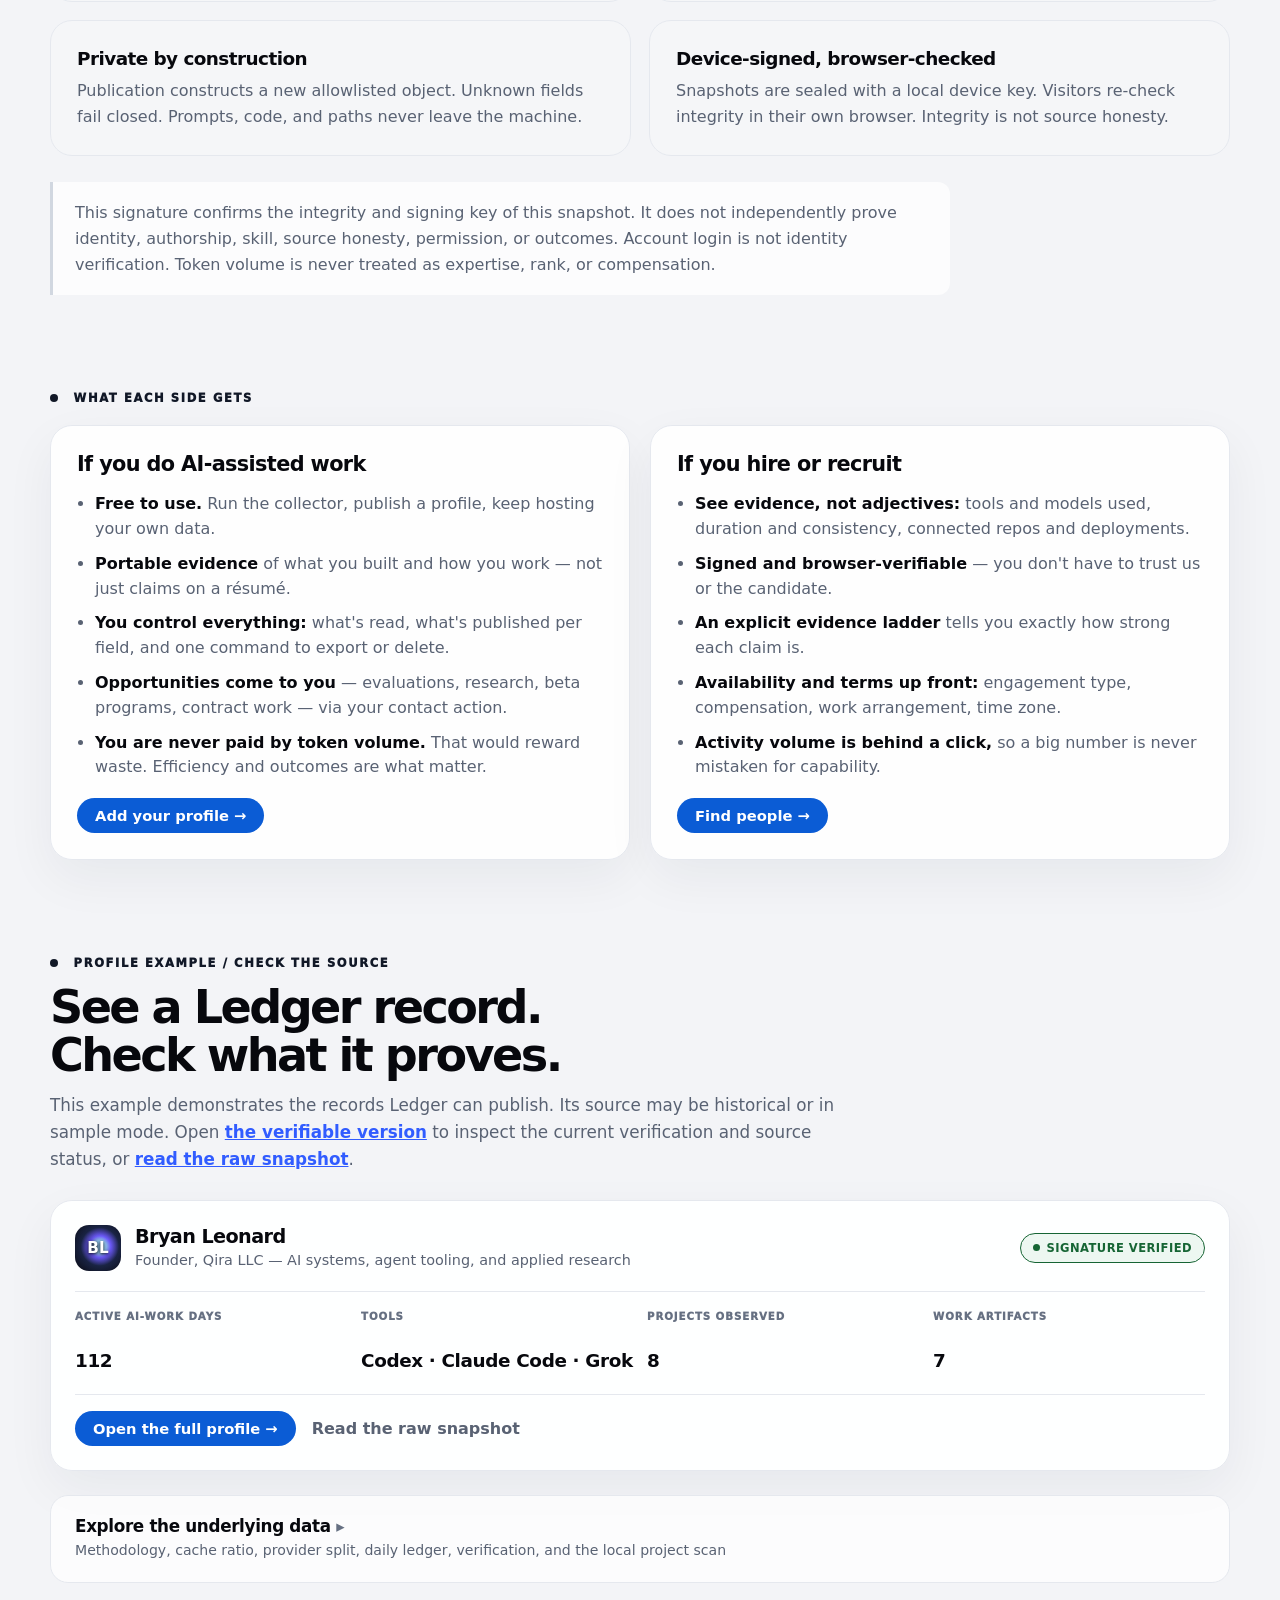
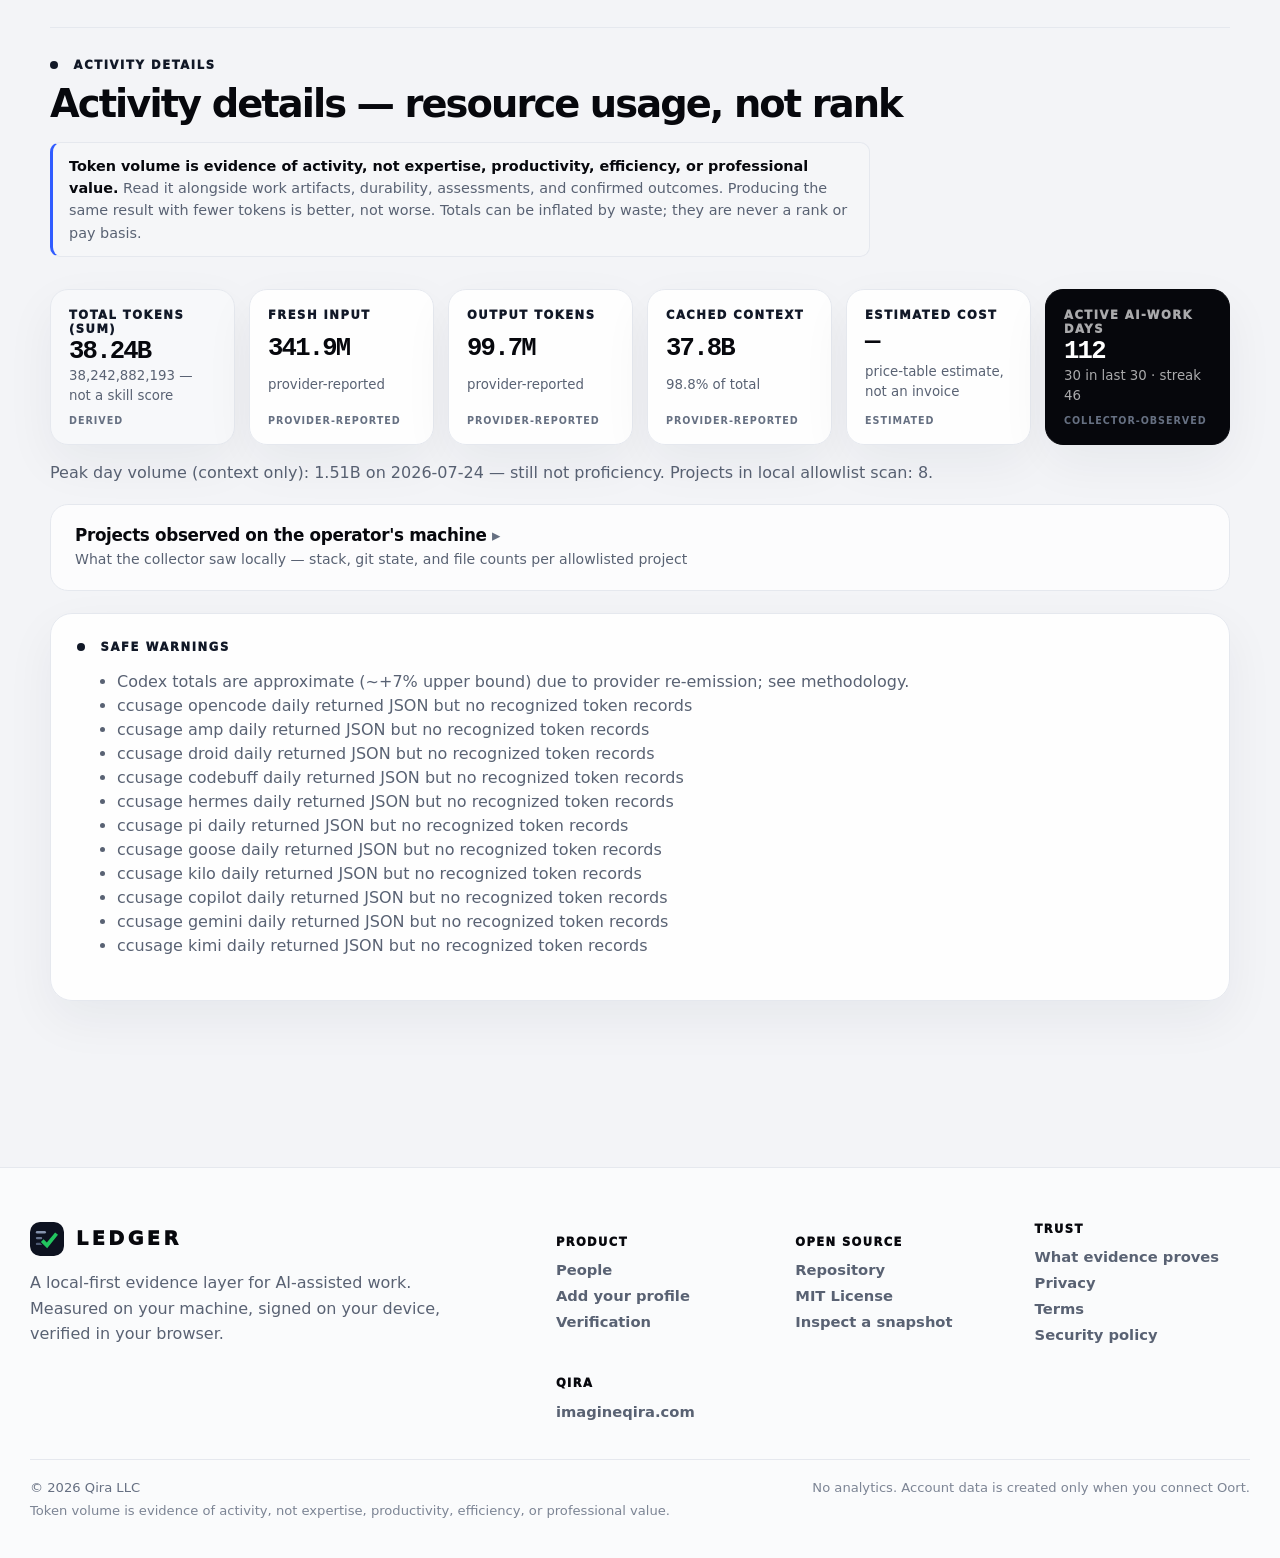
<file: compare/index.html>
<!doctype html>
<html lang="en">
  <head>
    <meta charset="UTF-8" />
    <meta name="viewport" content="width=device-width, initial-scale=1.0" />
    <meta name="theme-color" content="#05070d" />

    <title>Where TOKENS fits — Ledger</title>
    <meta
      name="description"
      content="Not a better usage monitor — the portable evidence layer above them. Honest comparison against metering and audit tools, including where they are stronger."
    />
    <link rel="canonical" href="https://ledger.imagineqira.com/compare" />

    <!-- Icons -->
    <link rel="icon" href="/favicon.svg" type="image/svg+xml" />
    <link rel="icon" href="/favicon-32.png" sizes="32x32" type="image/png" />
    <link rel="apple-touch-icon" href="/apple-touch-icon.png" />

    <!-- Open Graph (Facebook, LinkedIn, Slack, Discord, iMessage) -->
    <meta property="og:type" content="website" />
    <meta property="og:site_name" content="Ledger — Evidence layer for AI-assisted work" />
    <meta property="og:title" content="Where TOKENS fits — Ledger" />
    <meta
      property="og:description"
      content="Not a better usage monitor — the portable evidence layer above them. Honest comparison against metering and audit tools, including where they are stronger."
    />
    <meta property="og:url" content="https://ledger.imagineqira.com/compare" />
    <meta property="og:image" content="https://ledger.imagineqira.com/og.png" />
    <meta property="og:image:width" content="1200" />
    <meta property="og:image:height" content="630" />
    <meta property="og:image:alt" content="Ledger — evidence of how you work with AI, not a token leaderboard" />

    <!-- Twitter / X -->
    <meta name="twitter:card" content="summary_large_image" />
    <meta name="twitter:title" content="Where TOKENS fits — Ledger" />
    <meta
      name="twitter:description"
      content="Not a better usage monitor — the portable evidence layer above them. Honest comparison against metering and audit tools, including where they are stronger."
    />
    <meta name="twitter:image" content="https://ledger.imagineqira.com/og.png" />
    <script src="/assets/qira-apps/qira-product-launcher.js?v=20260808" defer></script>
    <script type="module" crossorigin src="/assets/index-qira-e1676cfd7b.js"></script>
    <link rel="stylesheet" crossorigin href="/assets/index-DPDFuOQU.css">
  <link rel="stylesheet" href="/qira-product-bar.css?v=20261016">
</head>
  <body><div class="qira-product-bar" role="navigation" aria-label="Qira ecosystem"><div class="qira-product-bar__inner"><div class="qira-product-bar__brand"><a href="https://imagineqira.com/" aria-label="Qira home">QIRA</a><span aria-hidden="true">/</span><span>Ledger</span></div><div class="qira-product-bar__links"><a href="https://imagineqira.com/products/">All products</a><a href="https://imagineqira.com/start/?goal=ledger">Getting started</a><a href="/from-flows/">Review a Flows report</a><a href="https://imagineqira.com/plans/?product=ledger#offer-ledger">Plans &amp; help</a><a href="https://imagineqira.com/account/">Qira account</a></div></div></div>
    <div id="root"></div>
    <!--
      Clean-URL restore for GitHub Pages. A hard load of /people is served by
      404.html, which redirects to /?/people (a real 200). This restores the
      clean path before the app boots, so the address bar reads /people and the
      status is 200 — no visible 404. See public/404.html.
    -->
    <script>
      (function () {
        var l = window.location;
        if (l.search[1] === '/') {
          var decoded = l.search
            .slice(1)
            .split('&')
            .map(function (s) { return s.replace(/~and~/g, '&'); })
            .join('?');
          window.history.replaceState(null, null, l.pathname.slice(0, -1) + decoded + l.hash);
        }
      })();
    </script>
  </body>
</html>
</file>
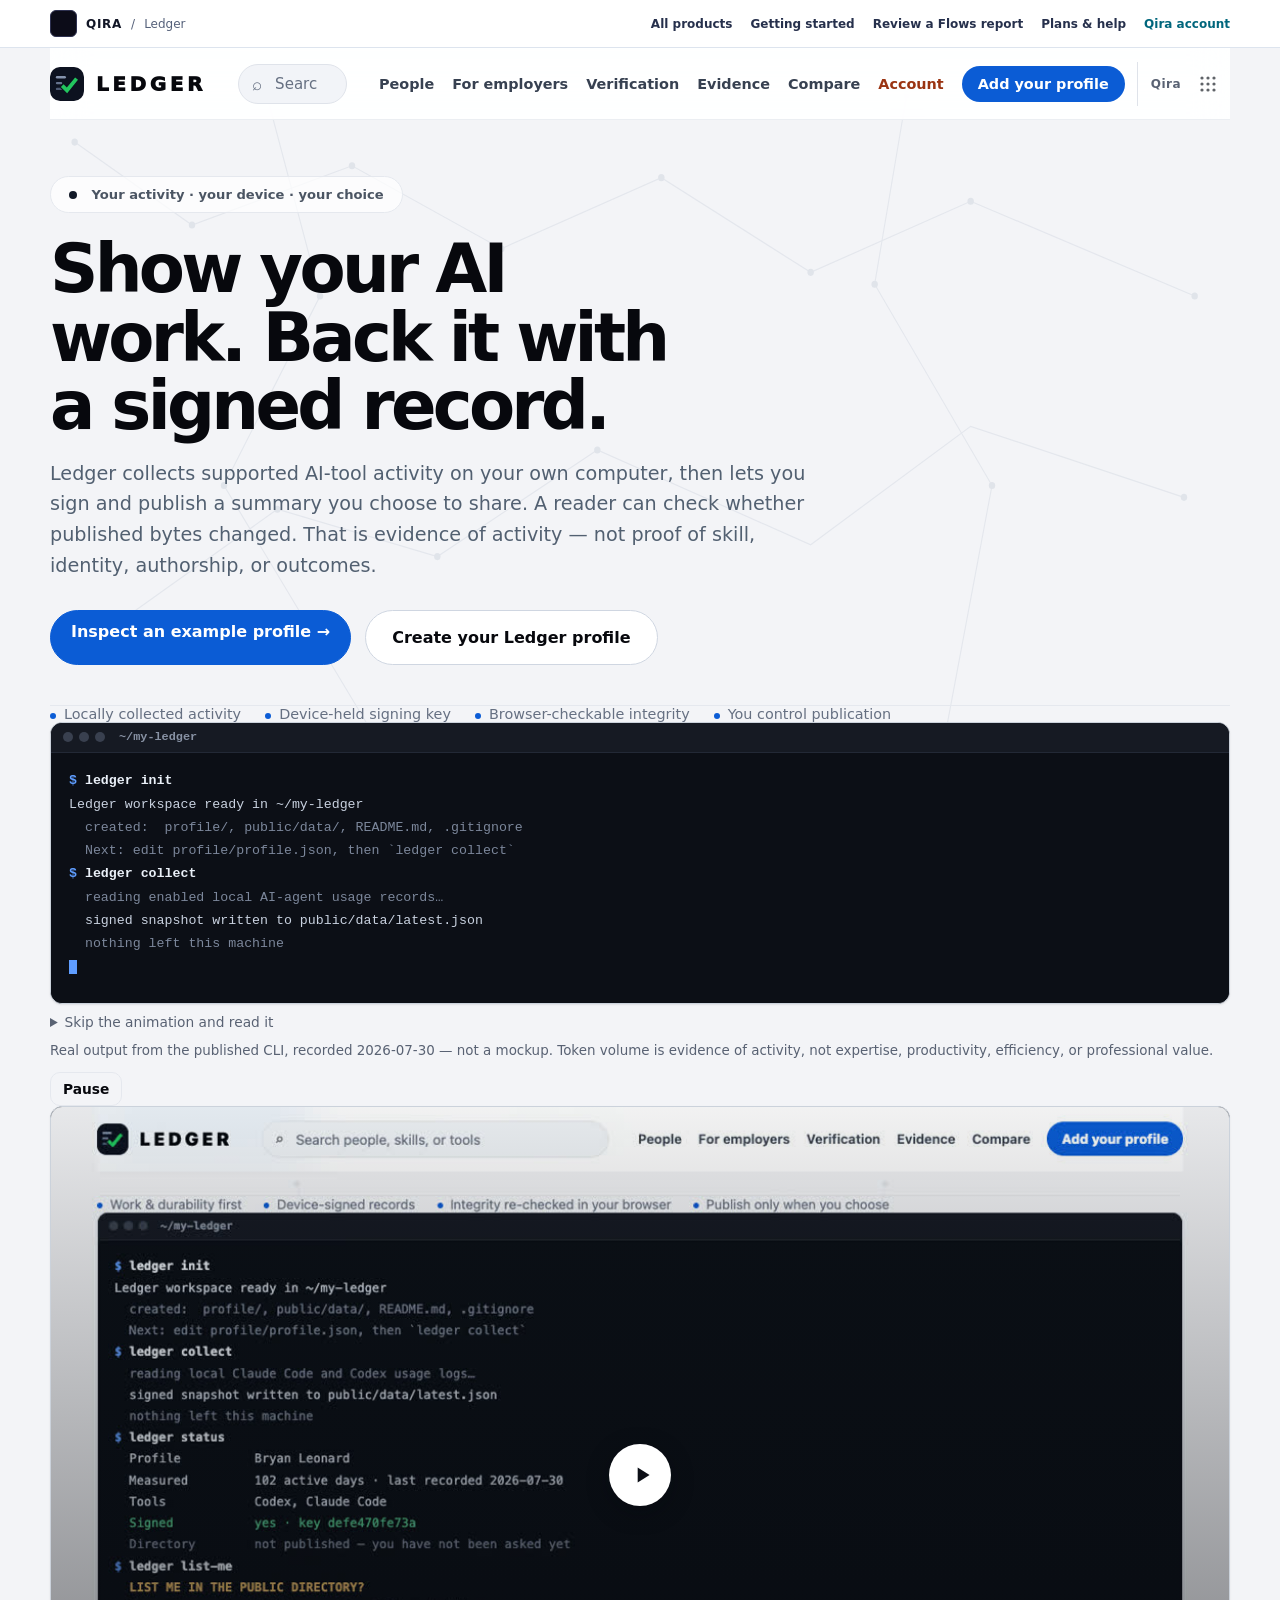
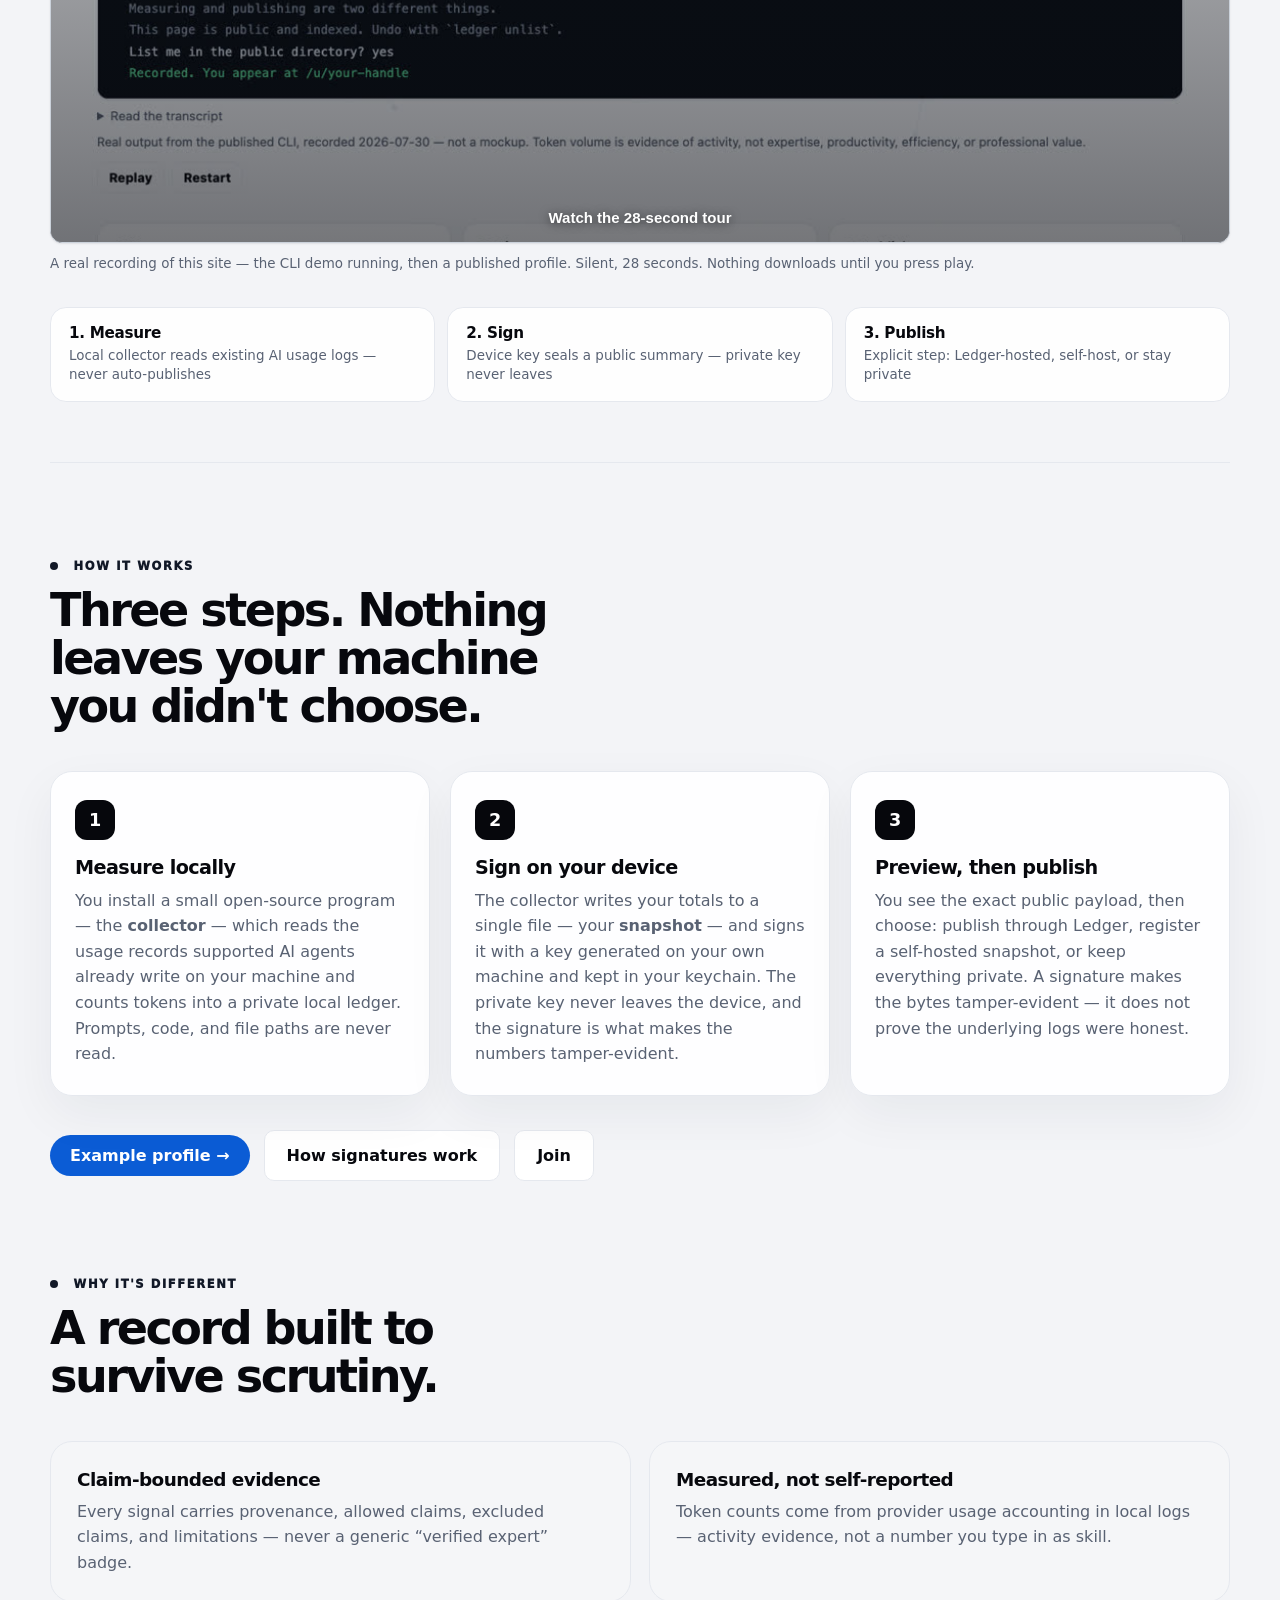
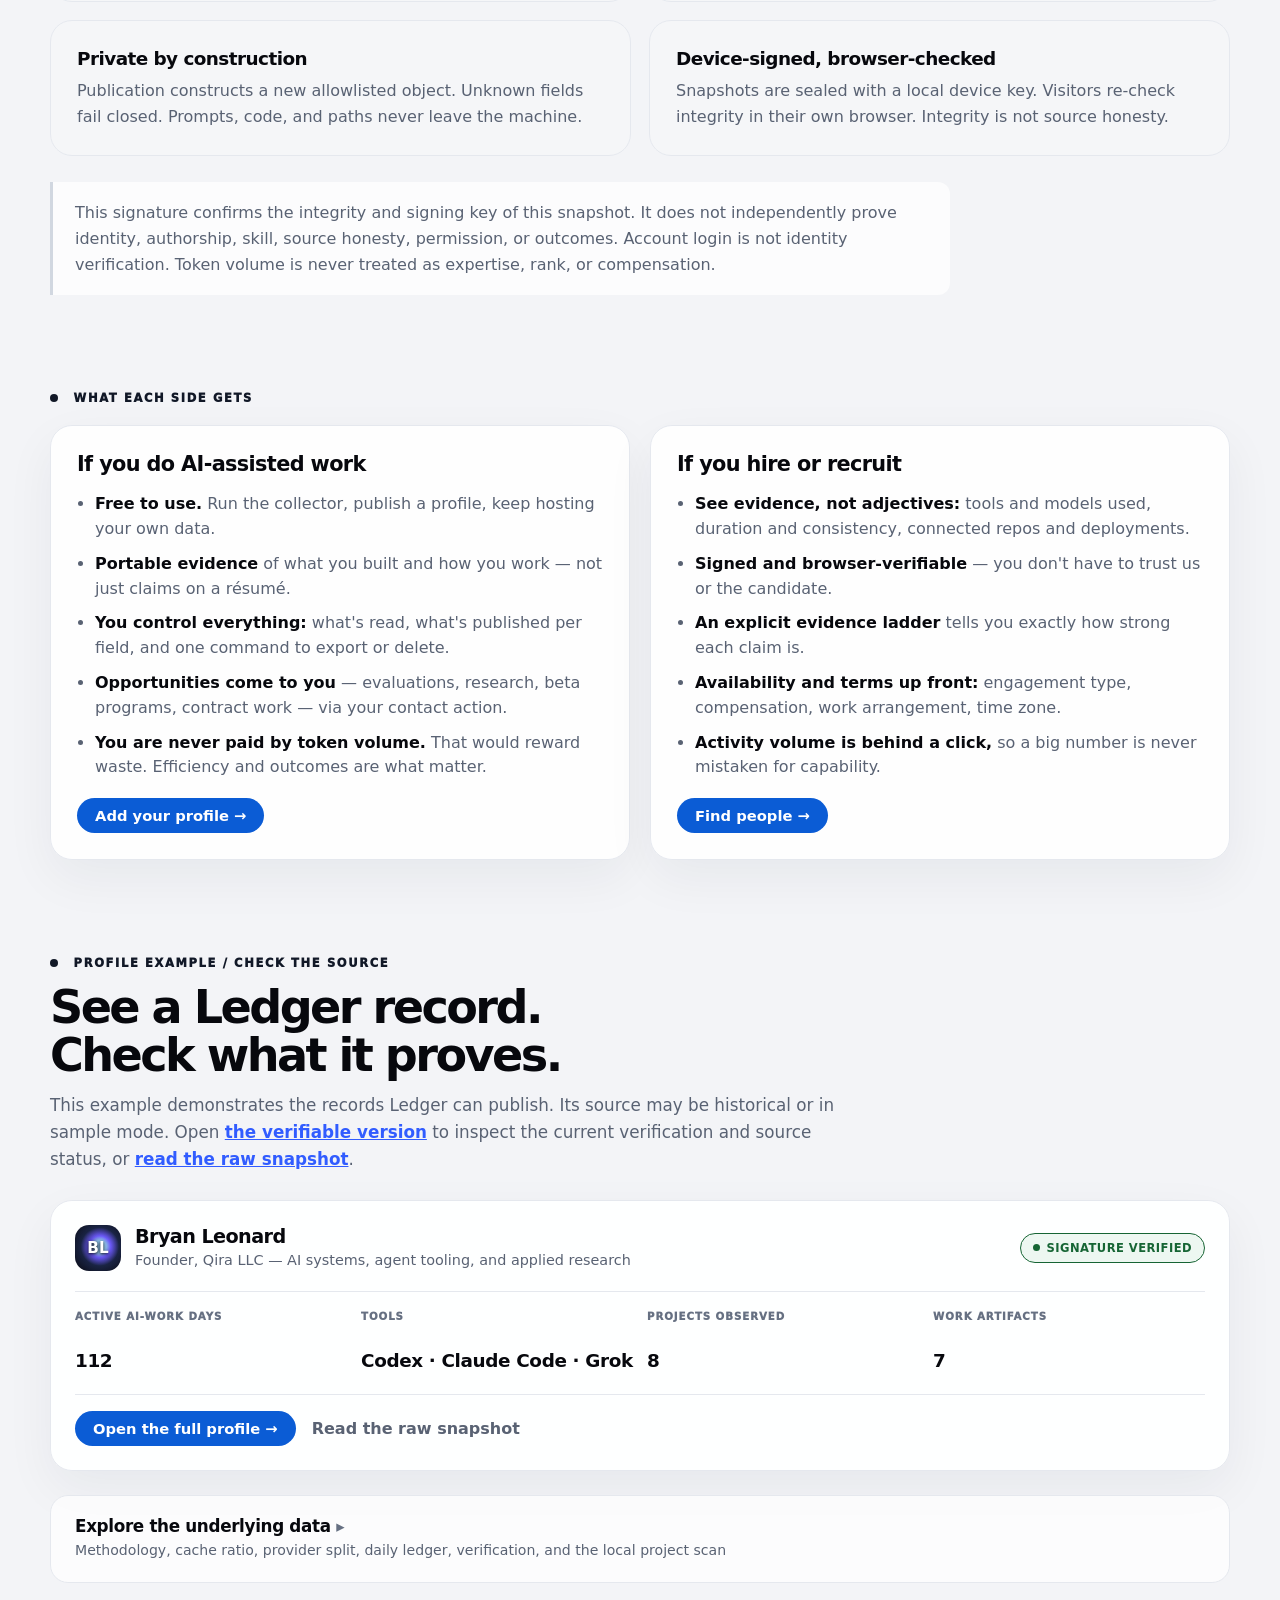
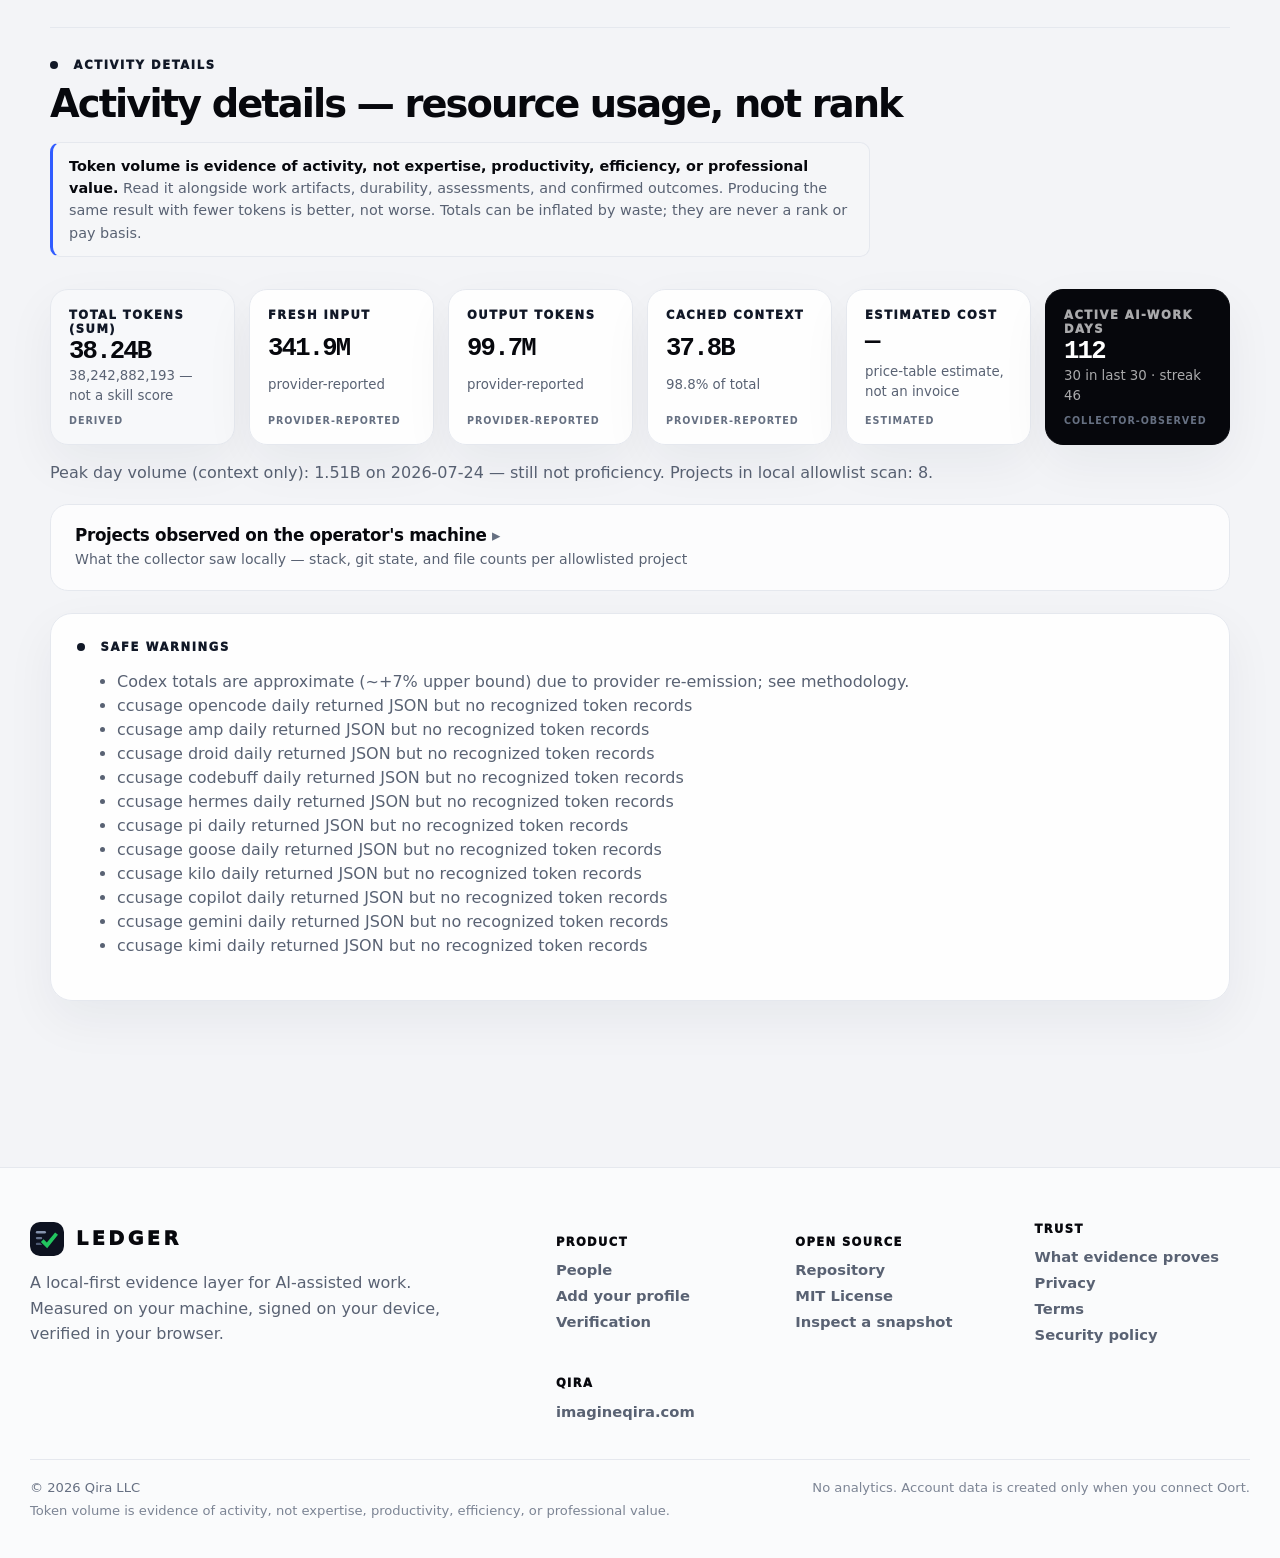
<file: employer/index.html>
<!doctype html>
<html lang="en">
  <head>
    <meta charset="UTF-8" />
    <meta name="viewport" content="width=device-width, initial-scale=1.0" />
    <meta name="theme-color" content="#05070d" />

    <title>Find people by evidence, not by résumé — Ledger</title>
    <meta
      name="description"
      content="Search candidates backed by signed snapshots you verify in your own browser. Evidence and availability first; activity volume is never the ranking."
    />
    <link rel="canonical" href="https://ledger.imagineqira.com/employer" />

    <!-- Icons -->
    <link rel="icon" href="/favicon.svg" type="image/svg+xml" />
    <link rel="icon" href="/favicon-32.png" sizes="32x32" type="image/png" />
    <link rel="apple-touch-icon" href="/apple-touch-icon.png" />

    <!-- Open Graph (Facebook, LinkedIn, Slack, Discord, iMessage) -->
    <meta property="og:type" content="website" />
    <meta property="og:site_name" content="Ledger — Evidence layer for AI-assisted work" />
    <meta property="og:title" content="Find people by evidence, not by résumé — Ledger" />
    <meta
      property="og:description"
      content="Search candidates backed by signed snapshots you verify in your own browser. Evidence and availability first; activity volume is never the ranking."
    />
    <meta property="og:url" content="https://ledger.imagineqira.com/employer" />
    <meta property="og:image" content="https://ledger.imagineqira.com/og.png" />
    <meta property="og:image:width" content="1200" />
    <meta property="og:image:height" content="630" />
    <meta property="og:image:alt" content="Ledger — evidence of how you work with AI, not a token leaderboard" />

    <!-- Twitter / X -->
    <meta name="twitter:card" content="summary_large_image" />
    <meta name="twitter:title" content="Find people by evidence, not by résumé — Ledger" />
    <meta
      name="twitter:description"
      content="Search candidates backed by signed snapshots you verify in your own browser. Evidence and availability first; activity volume is never the ranking."
    />
    <meta name="twitter:image" content="https://ledger.imagineqira.com/og.png" />
    <script src="/assets/qira-apps/qira-product-launcher.js?v=20260808" defer></script>
    <script type="module" crossorigin src="/assets/index-qira-e1676cfd7b.js?v=evidence-20261119"></script>
    <link rel="stylesheet" crossorigin href="/assets/index-DPDFuOQU.css">
  <link rel="stylesheet" href="/qira-product-bar.css?v=20261016">
</head>
  <body><div class="qira-product-bar" role="navigation" aria-label="Qira ecosystem"><div class="qira-product-bar__inner"><div class="qira-product-bar__brand"><a href="https://imagineqira.com/" aria-label="Qira home">QIRA</a><span aria-hidden="true">/</span><span>Ledger</span></div><div class="qira-product-bar__links"><a href="https://imagineqira.com/products/">All products</a><a href="https://imagineqira.com/start/?goal=ledger">Getting started</a><a href="/from-flows/">Review a Flows report</a><a href="https://imagineqira.com/plans/?product=ledger#offer-ledger">Plans &amp; help</a><a href="https://imagineqira.com/account/">Qira account</a></div></div></div>
    <div id="root"></div>
    <!--
      Clean-URL restore for GitHub Pages. A hard load of /people is served by
      404.html, which redirects to /?/people (a real 200). This restores the
      clean path before the app boots, so the address bar reads /people and the
      status is 200 — no visible 404. See public/404.html.
    -->
    <script>
      (function () {
        var l = window.location;
        if (l.search[1] === '/') {
          var decoded = l.search
            .slice(1)
            .split('&')
            .map(function (s) { return s.replace(/~and~/g, '&'); })
            .join('?');
          window.history.replaceState(null, null, l.pathname.slice(0, -1) + decoded + l.hash);
        }
      })();
    </script>
  </body>
</html>
</file>
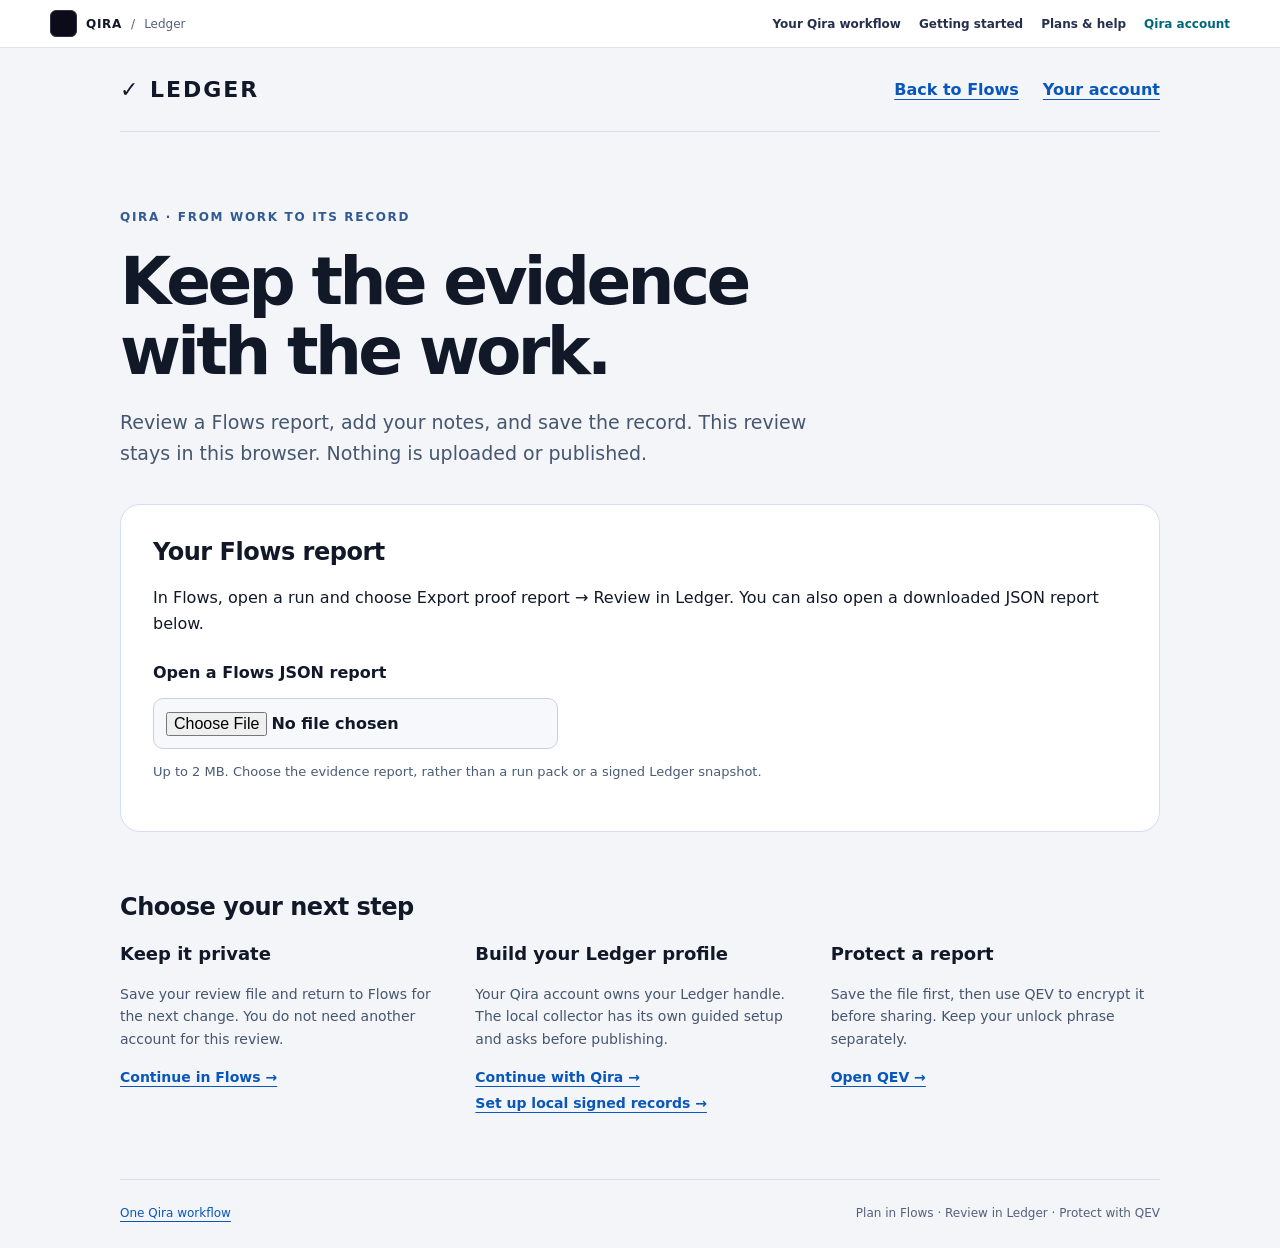
<file: from-flows/index.html>
<!doctype html>
<html lang="en">
<head>
  <meta charset="utf-8"><meta name="viewport" content="width=device-width,initial-scale=1">
  <title>Review your Flows evidence · Qira Ledger</title>
  <meta name="description" content="Bring a Flows report into a private Ledger review, keep the original claims visible, and save a record on your device.">
  <meta name="referrer" content="no-referrer">
  <meta http-equiv="Content-Security-Policy" content="default-src 'self'; script-src 'self'; style-src 'self'; connect-src 'none'; object-src 'none'; base-uri 'none'; form-action 'none'; frame-src 'none'">
  <link rel="canonical" href="https://ledger.imagineqira.com/from-flows/">
  <link rel="icon" href="/favicon.svg"><link rel="stylesheet" href="/qira-product-bar.css"><link rel="stylesheet" href="/assets/flows-review.css">
  <script type="module" src="/assets/flows-review.mjs"></script>
</head>
<body>
  <a class="skip" href="#main">Skip to content</a>
  <div class="qira-product-bar" role="navigation" aria-label="Qira ecosystem"><div class="qira-product-bar__inner"><div class="qira-product-bar__brand"><a href="https://imagineqira.com/">QIRA</a><span aria-hidden="true">/</span><span>Ledger</span></div><div class="qira-product-bar__links"><a href="https://imagineqira.com/journey/">Your Qira workflow</a><a href="https://imagineqira.com/start/?goal=ledger">Getting started</a><a href="https://imagineqira.com/plans/?product=ledger#offer-ledger">Plans &amp; help</a><a href="https://imagineqira.com/account/">Qira account</a></div></div></div>
  <header class="shell nav"><a class="brand" href="/">✓ LEDGER</a><nav aria-label="Ledger"><a href="https://flows.oortstack.com/app/evidence">Back to Flows</a><a href="/account">Your account</a></nav></header>
  <main class="shell" id="main">
    <p class="eyebrow">Qira · From work to its record</p>
    <h1>Keep the evidence<br>with the work.</h1>
    <p class="lede">Review a Flows report, add your notes, and save the record. This review stays in this browser. Nothing is uploaded or published.</p>
    <section class="card" aria-labelledby="open-heading">
      <h2 id="open-heading">Your Flows report</h2>
      <p id="handoff-status" role="status">In Flows, open a run and choose Export proof report → Review in Ledger. You can also open a downloaded JSON report below.</p>
      <label class="file" for="report-file">Open a Flows JSON report<input id="report-file" type="file" accept="application/json,.json"></label>
      <p class="small">Up to 2 MB. Choose the evidence report, rather than a run pack or a signed Ledger snapshot.</p>
      <p id="report-error" class="error" role="alert"></p>
    </section>
    <section id="review" class="card" aria-labelledby="review-title" hidden>
      <p class="label">Imported report · signature not verified</p>
      <h2 id="review-title" tabindex="-1"></h2>
      <dl id="report-summary"></dl>
      <p class="boundary">These are the source report’s claims. This import does not rerun tests, verify a signature, or establish who did the work. A reported pass keeps its original evidence and limits.</p>
      <label for="review-notes">Your review notes<textarea id="review-notes" rows="5" maxlength="10000" placeholder="What did you inspect? What is still missing?"></textarea></label>
      <div class="actions"><button id="save-review" type="button">Save private review</button><button id="save-original" class="secondary" type="button">Save original report</button></div>
      <p class="small">The saved review contains the original report, your notes, and its SHA-256 checksum. A checksum detects a file change; it does not authenticate its author.</p>
      <details><summary>Inspect the original report</summary><pre id="report-json"></pre></details>
    </section>
    <section class="next" aria-labelledby="next-heading"><h2 id="next-heading">Choose your next step</h2><div class="grid">
      <article><h3>Keep it private</h3><p>Save your review file and return to Flows for the next change. You do not need another account for this review.</p><a href="https://flows.oortstack.com/app/evidence">Continue in Flows →</a></article>
      <article><h3>Build your Ledger profile</h3><p>Your Qira account owns your Ledger handle. The local collector has its own guided setup and asks before publishing.</p><a href="https://oortstack.com/api/sso/ledger?next=%2Faccount">Continue with Qira →</a><br><a href="/join">Set up local signed records →</a></article>
      <article><h3>Protect a report</h3><p>Save the file first, then use QEV to encrypt it before sharing. Keep your unlock phrase separately.</p><a href="https://secure.imagineqira.com/">Open QEV →</a></article>
    </div></section>
  </main>
  <footer class="shell"><a href="https://imagineqira.com/journey/">One Qira workflow</a><span>Plan in Flows · Review in Ledger · Protect with QEV</span></footer>
</body></html>
</file>
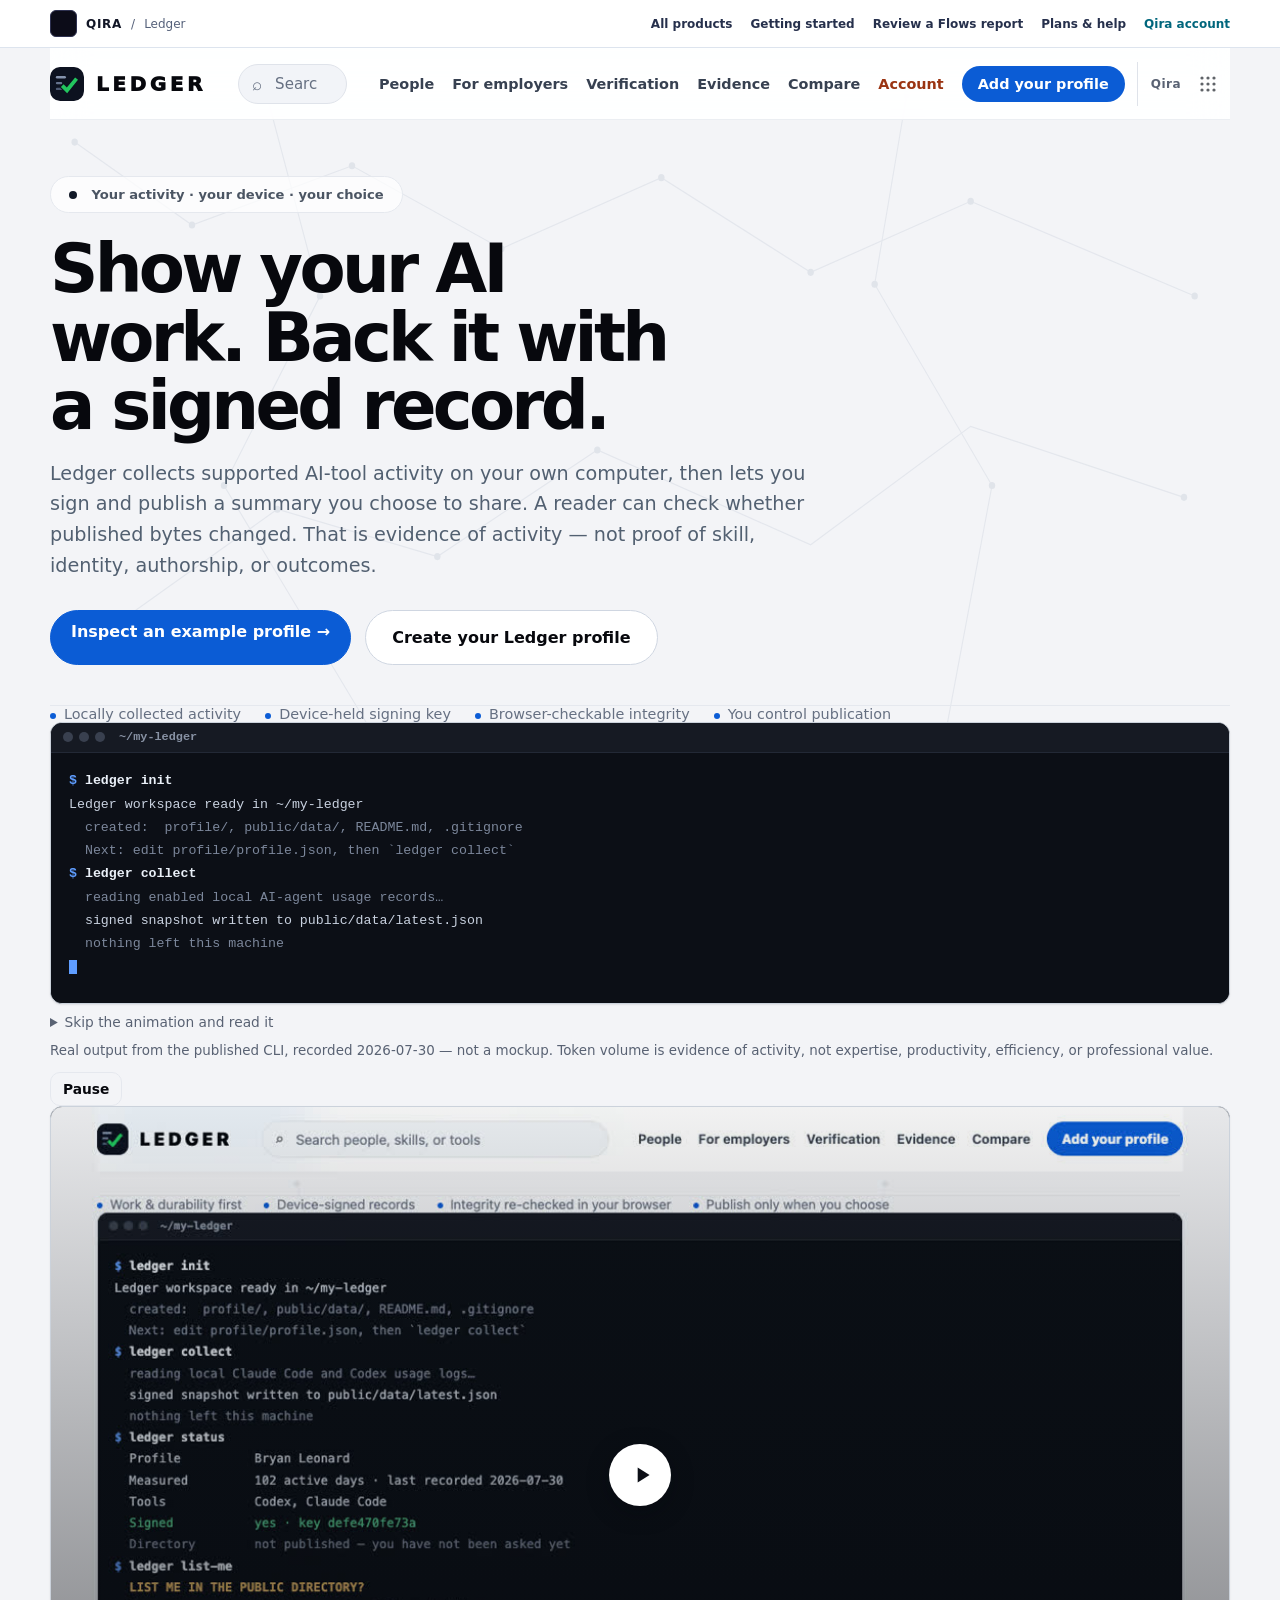
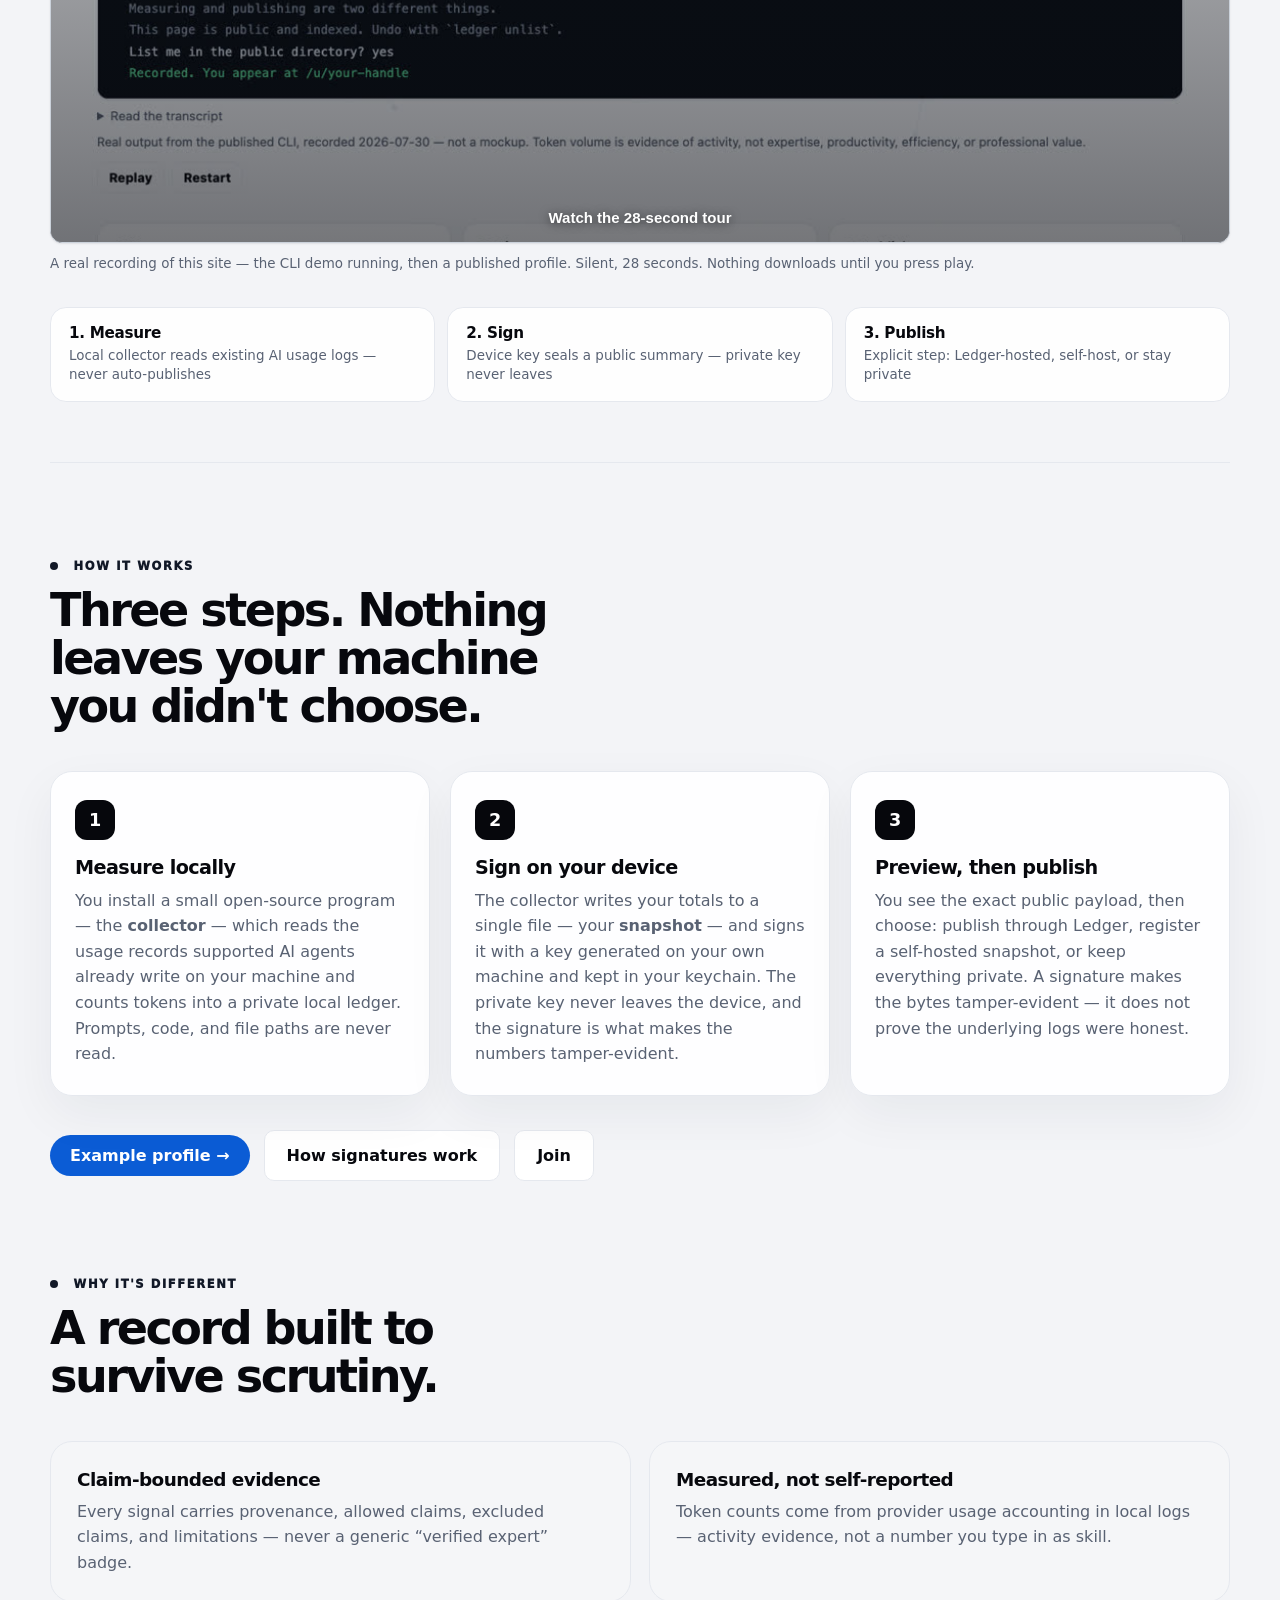
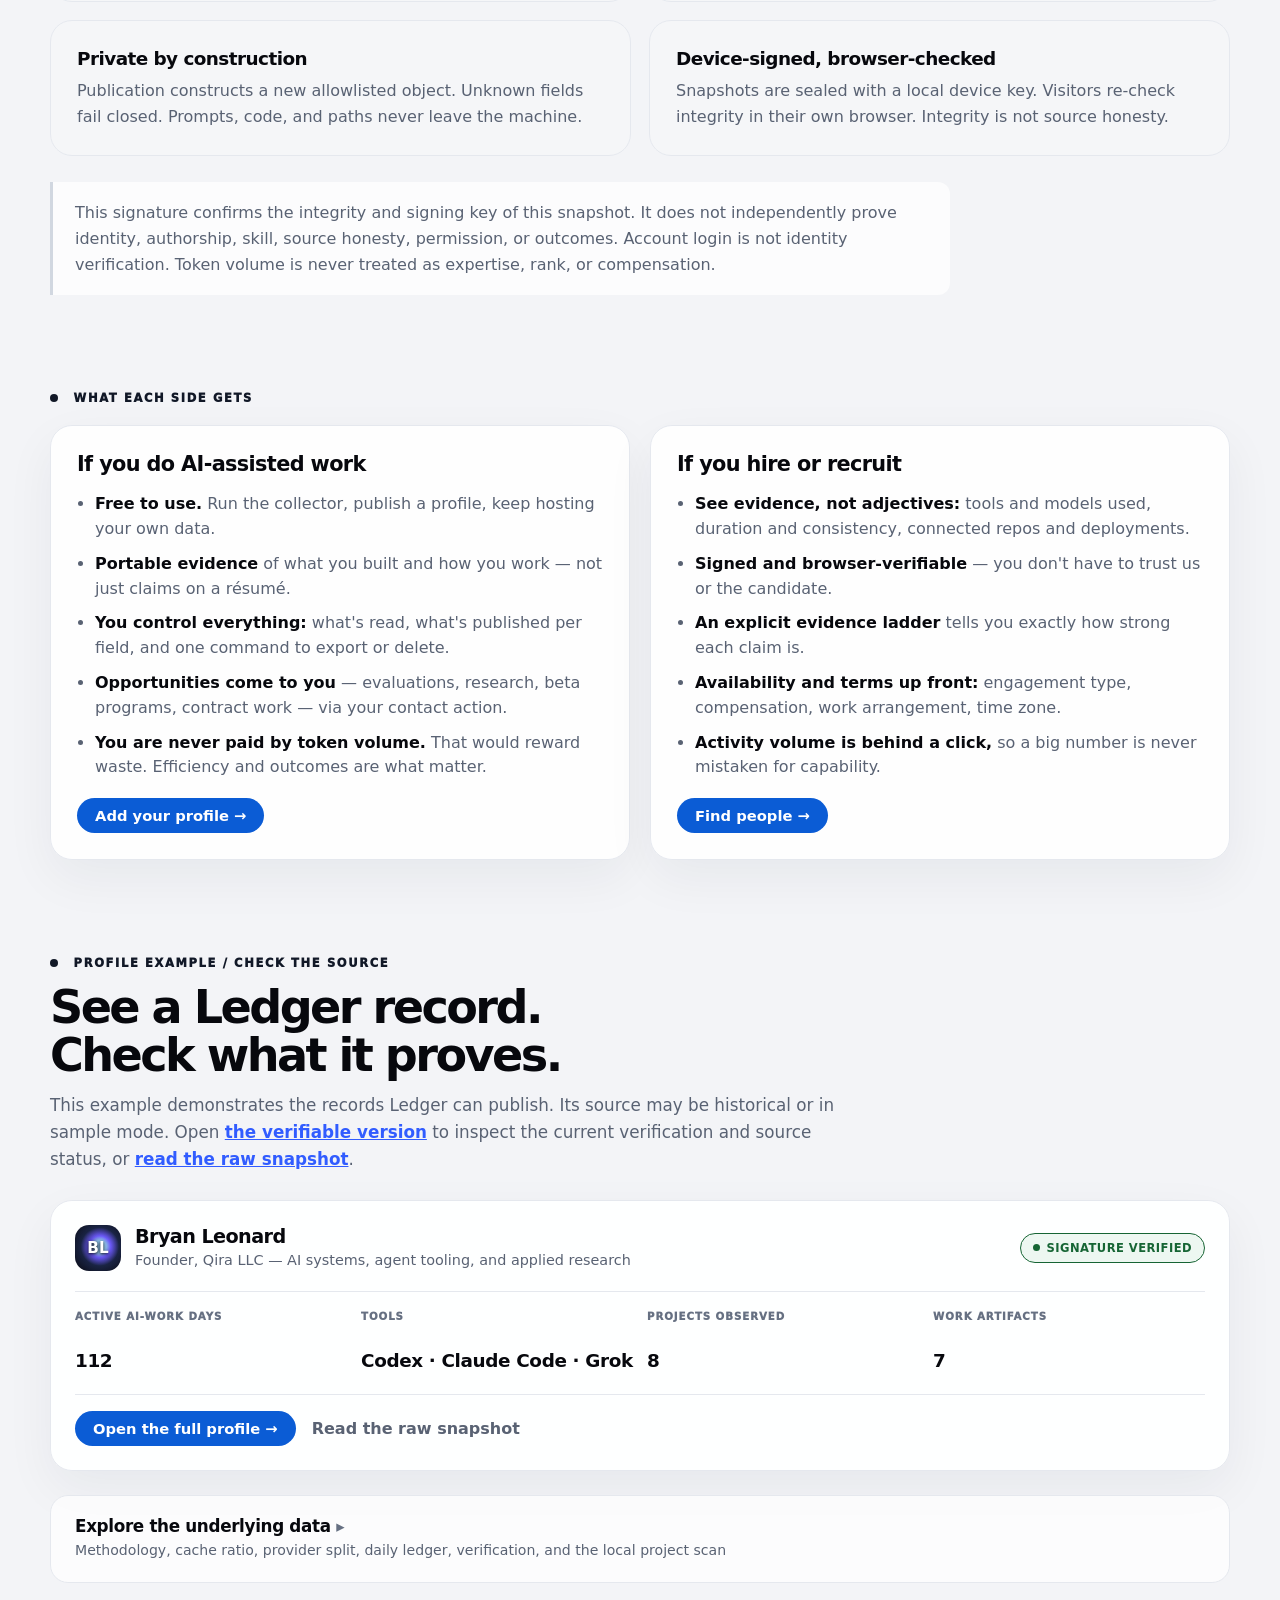
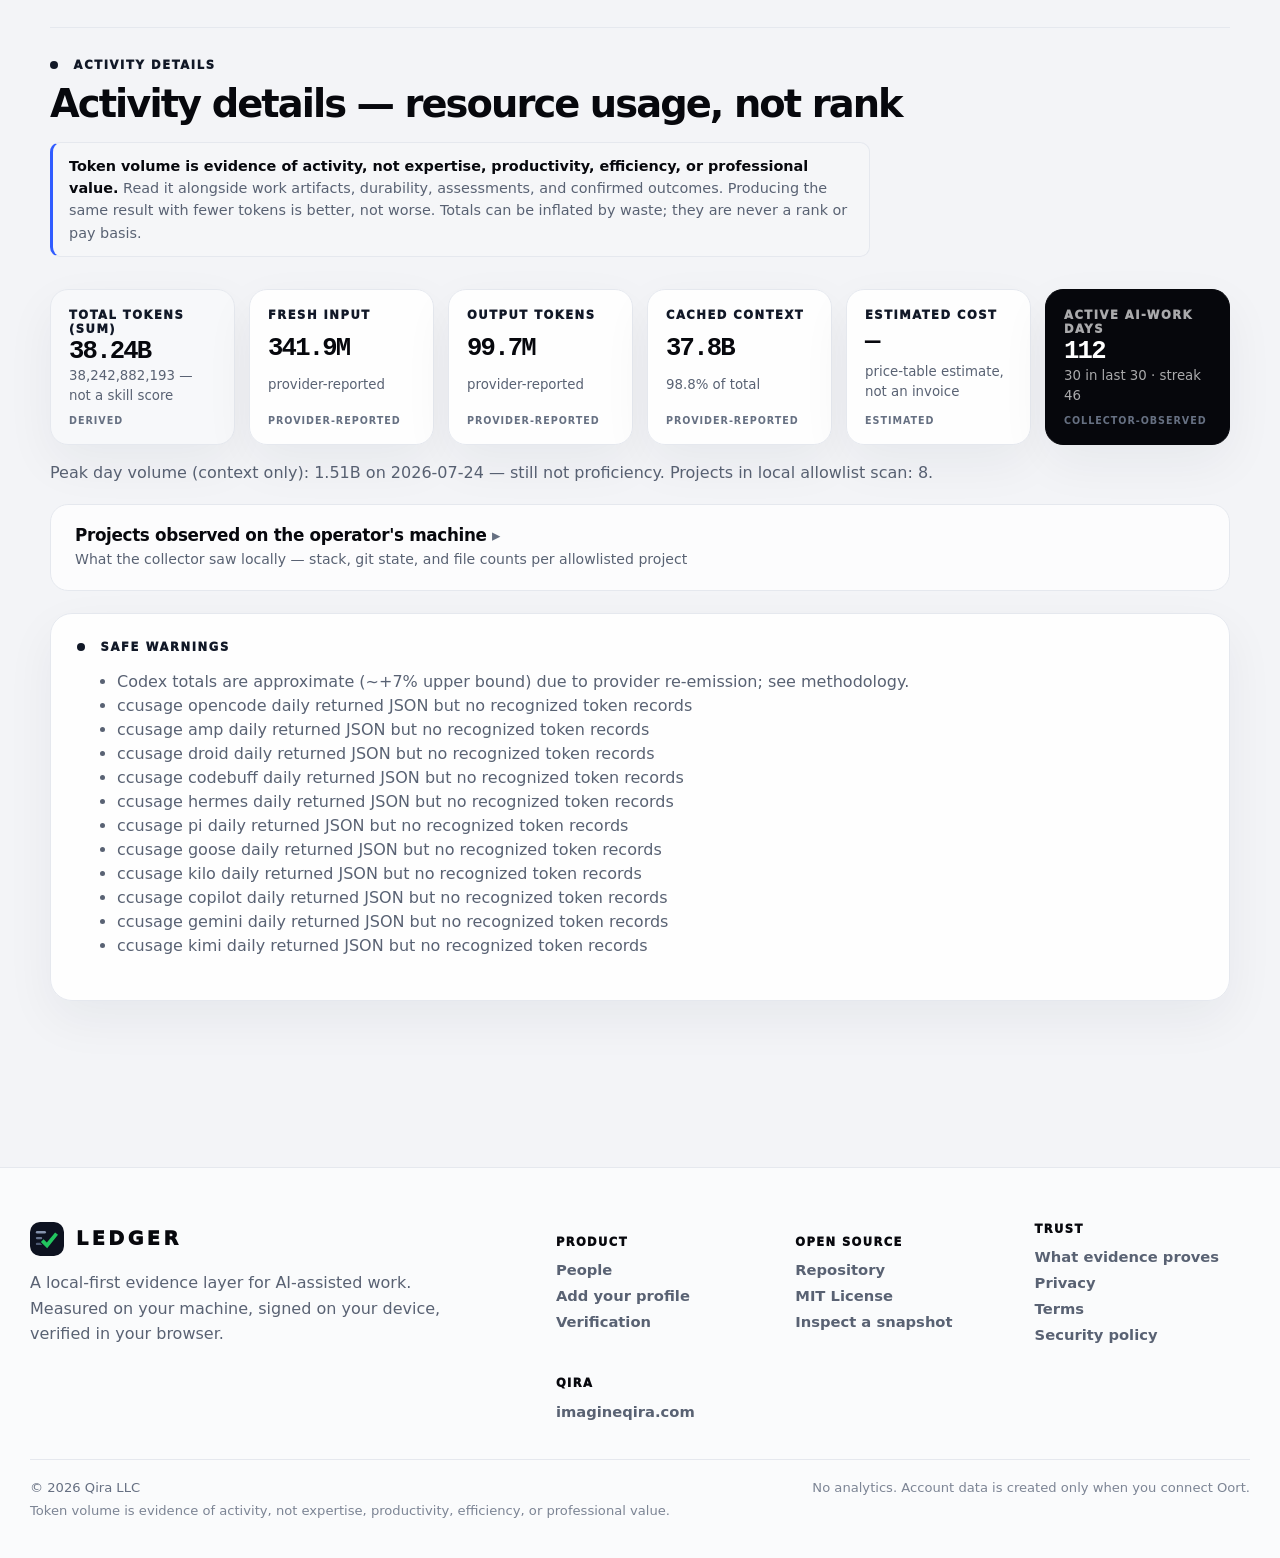
<file: join/index.html>
<!doctype html>
<html lang="en">
  <head>
    <meta charset="UTF-8" />
    <meta name="viewport" content="width=device-width, initial-scale=1.0" />
    <meta name="theme-color" content="#05070d" />

    <title>Measure your own AI work — Ledger</title>
    <meta
      name="description"
      content="Own your Ledger handle through Oort, then run the open-source collector locally and explicitly publish only the signed summary you approve."
    />
    <link rel="canonical" href="https://ledger.imagineqira.com/join" />

    <!-- Icons -->
    <link rel="icon" href="/favicon.svg" type="image/svg+xml" />
    <link rel="icon" href="/favicon-32.png" sizes="32x32" type="image/png" />
    <link rel="apple-touch-icon" href="/apple-touch-icon.png" />

    <!-- Open Graph (Facebook, LinkedIn, Slack, Discord, iMessage) -->
    <meta property="og:type" content="website" />
    <meta property="og:site_name" content="Ledger — Evidence layer for AI-assisted work" />
    <meta property="og:title" content="Measure your own AI work — Ledger" />
    <meta
      property="og:description"
      content="Own your Ledger handle through Oort, then run the open-source collector locally and explicitly publish only the signed summary you approve."
    />
    <meta property="og:url" content="https://ledger.imagineqira.com/join" />
    <meta property="og:image" content="https://ledger.imagineqira.com/og.png" />
    <meta property="og:image:width" content="1200" />
    <meta property="og:image:height" content="630" />
    <meta property="og:image:alt" content="Ledger — evidence of how you work with AI, not a token leaderboard" />

    <!-- Twitter / X -->
    <meta name="twitter:card" content="summary_large_image" />
    <meta name="twitter:title" content="Measure your own AI work — Ledger" />
    <meta
      name="twitter:description"
      content="Own your Ledger handle through Oort, then run the open-source collector locally and explicitly publish only the signed summary you approve."
    />
    <meta name="twitter:image" content="https://ledger.imagineqira.com/og.png" />
    <script src="/assets/qira-apps/qira-product-launcher.js?v=20260808" defer></script>
    <script type="module" crossorigin src="/assets/index-qira-e1676cfd7b.js"></script>
    <link rel="stylesheet" crossorigin href="/assets/index-DPDFuOQU.css">
  <link rel="stylesheet" href="/qira-product-bar.css?v=20261016">
</head>
  <body><div class="qira-product-bar" role="navigation" aria-label="Qira ecosystem"><div class="qira-product-bar__inner"><div class="qira-product-bar__brand"><a href="https://imagineqira.com/" aria-label="Qira home">QIRA</a><span aria-hidden="true">/</span><span>Ledger</span></div><div class="qira-product-bar__links"><a href="https://imagineqira.com/products/">All products</a><a href="https://imagineqira.com/start/?goal=ledger">Getting started</a><a href="/from-flows/">Review a Flows report</a><a href="https://imagineqira.com/plans/?product=ledger#offer-ledger">Plans &amp; help</a><a href="https://imagineqira.com/account/">Qira account</a></div></div></div>
    <div id="root"></div>
    <!--
      Clean-URL restore for GitHub Pages. A hard load of /people is served by
      404.html, which redirects to /?/people (a real 200). This restores the
      clean path before the app boots, so the address bar reads /people and the
      status is 200 — no visible 404. See public/404.html.
    -->
    <script>
      (function () {
        var l = window.location;
        if (l.search[1] === '/') {
          var decoded = l.search
            .slice(1)
            .split('&')
            .map(function (s) { return s.replace(/~and~/g, '&'); })
            .join('?');
          window.history.replaceState(null, null, l.pathname.slice(0, -1) + decoded + l.hash);
        }
      })();
    </script>
  </body>
</html>
</file>
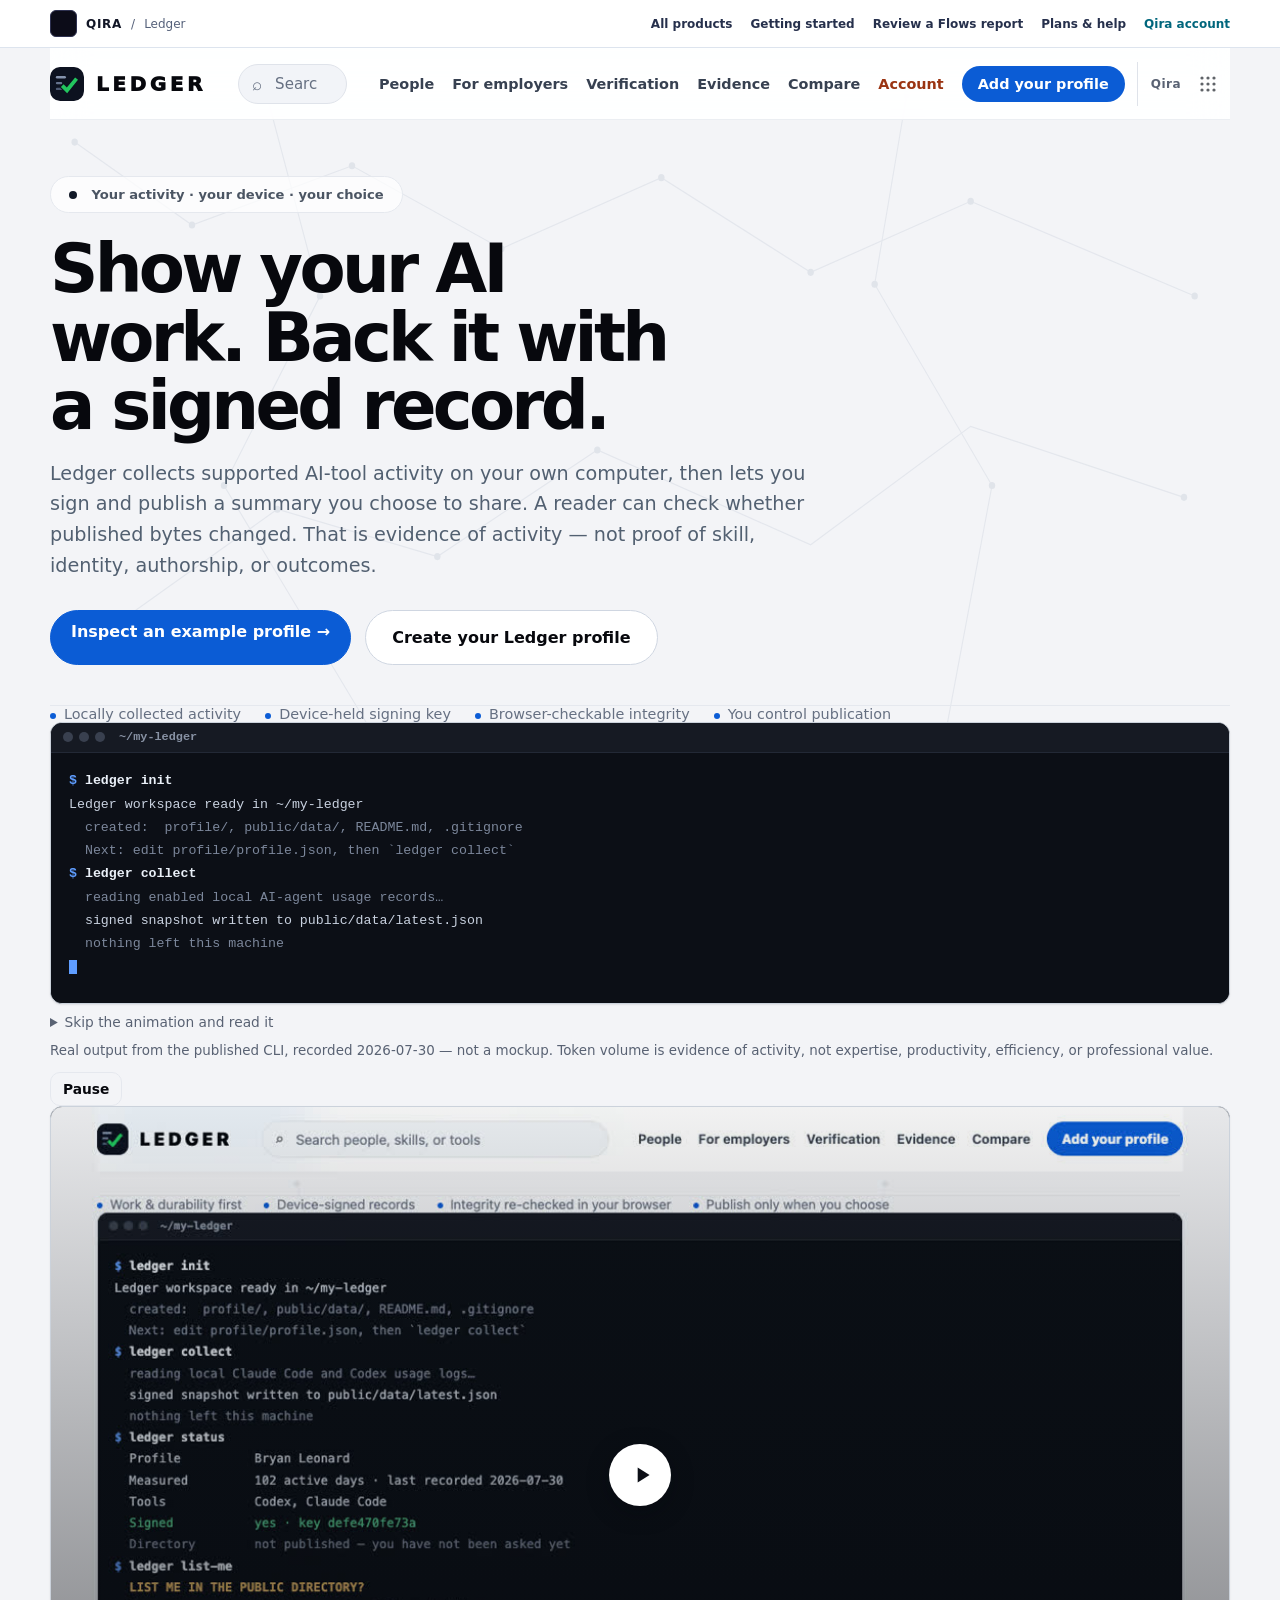
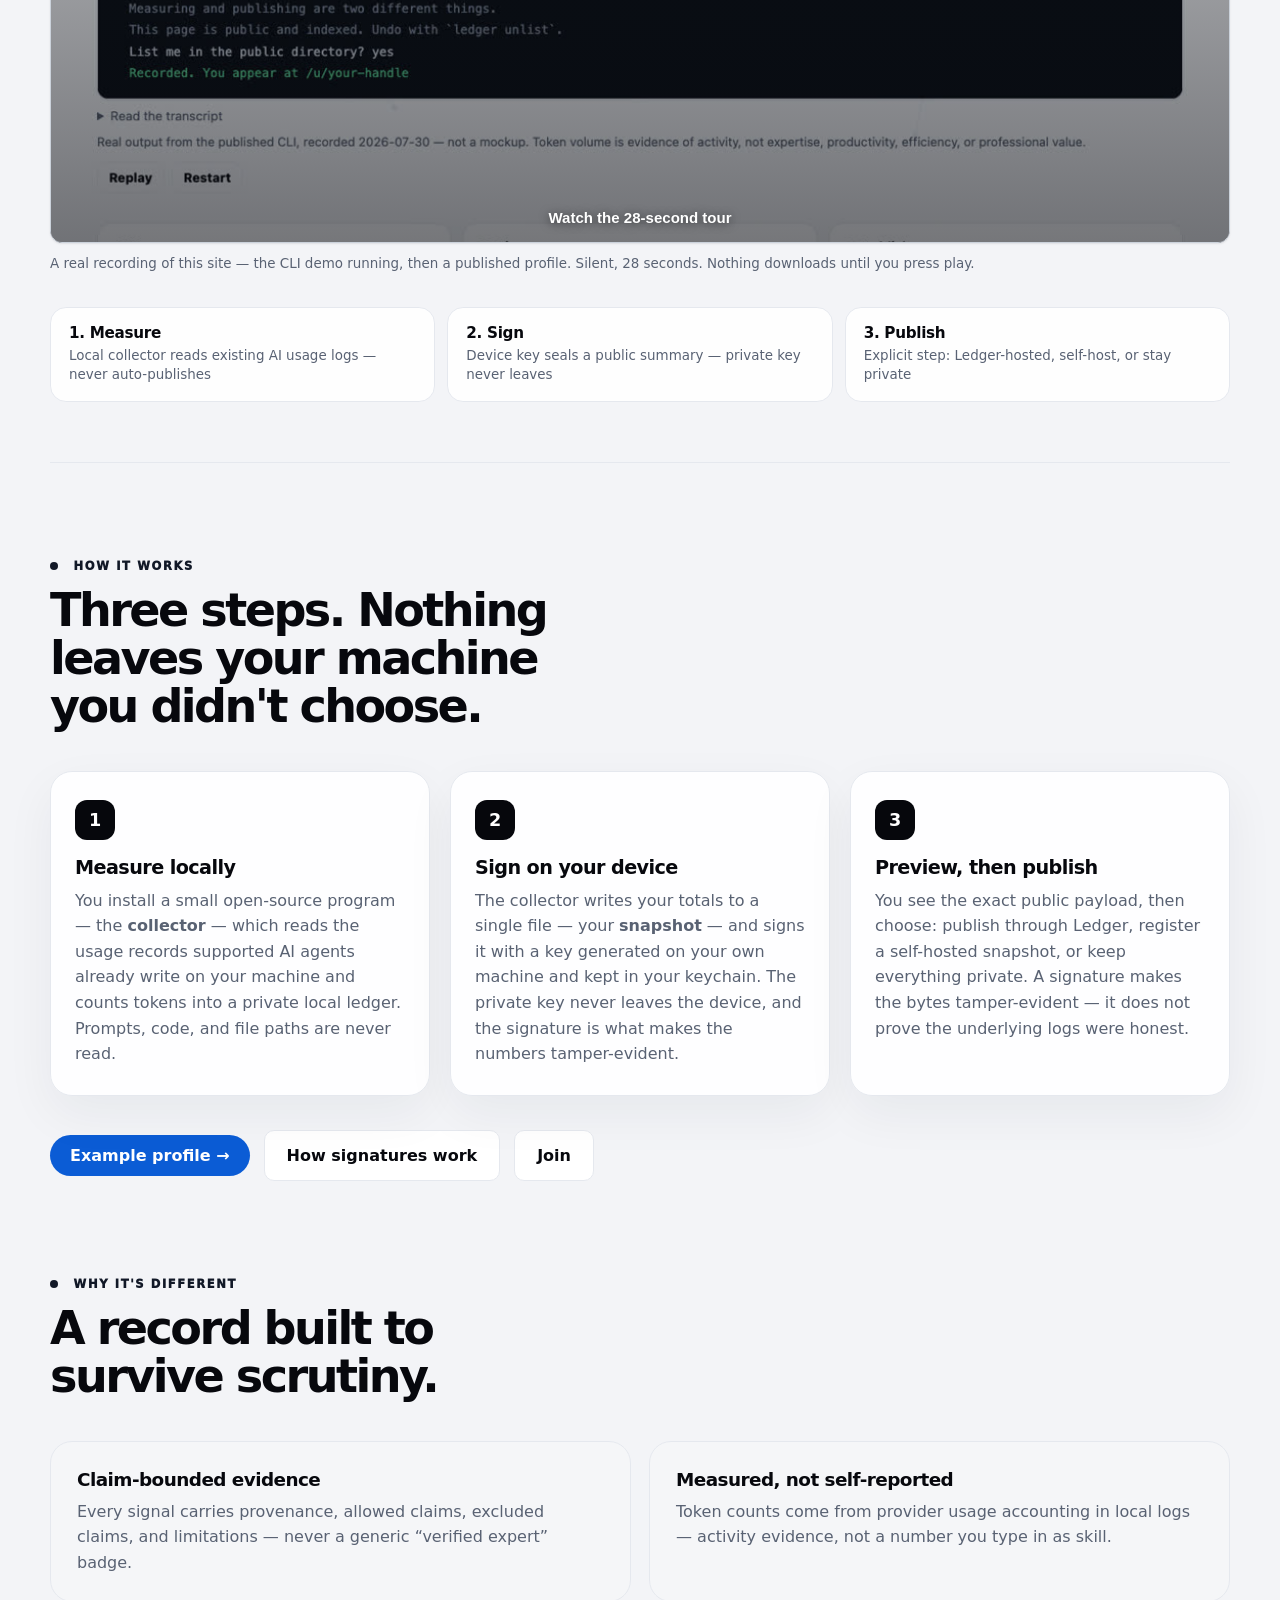
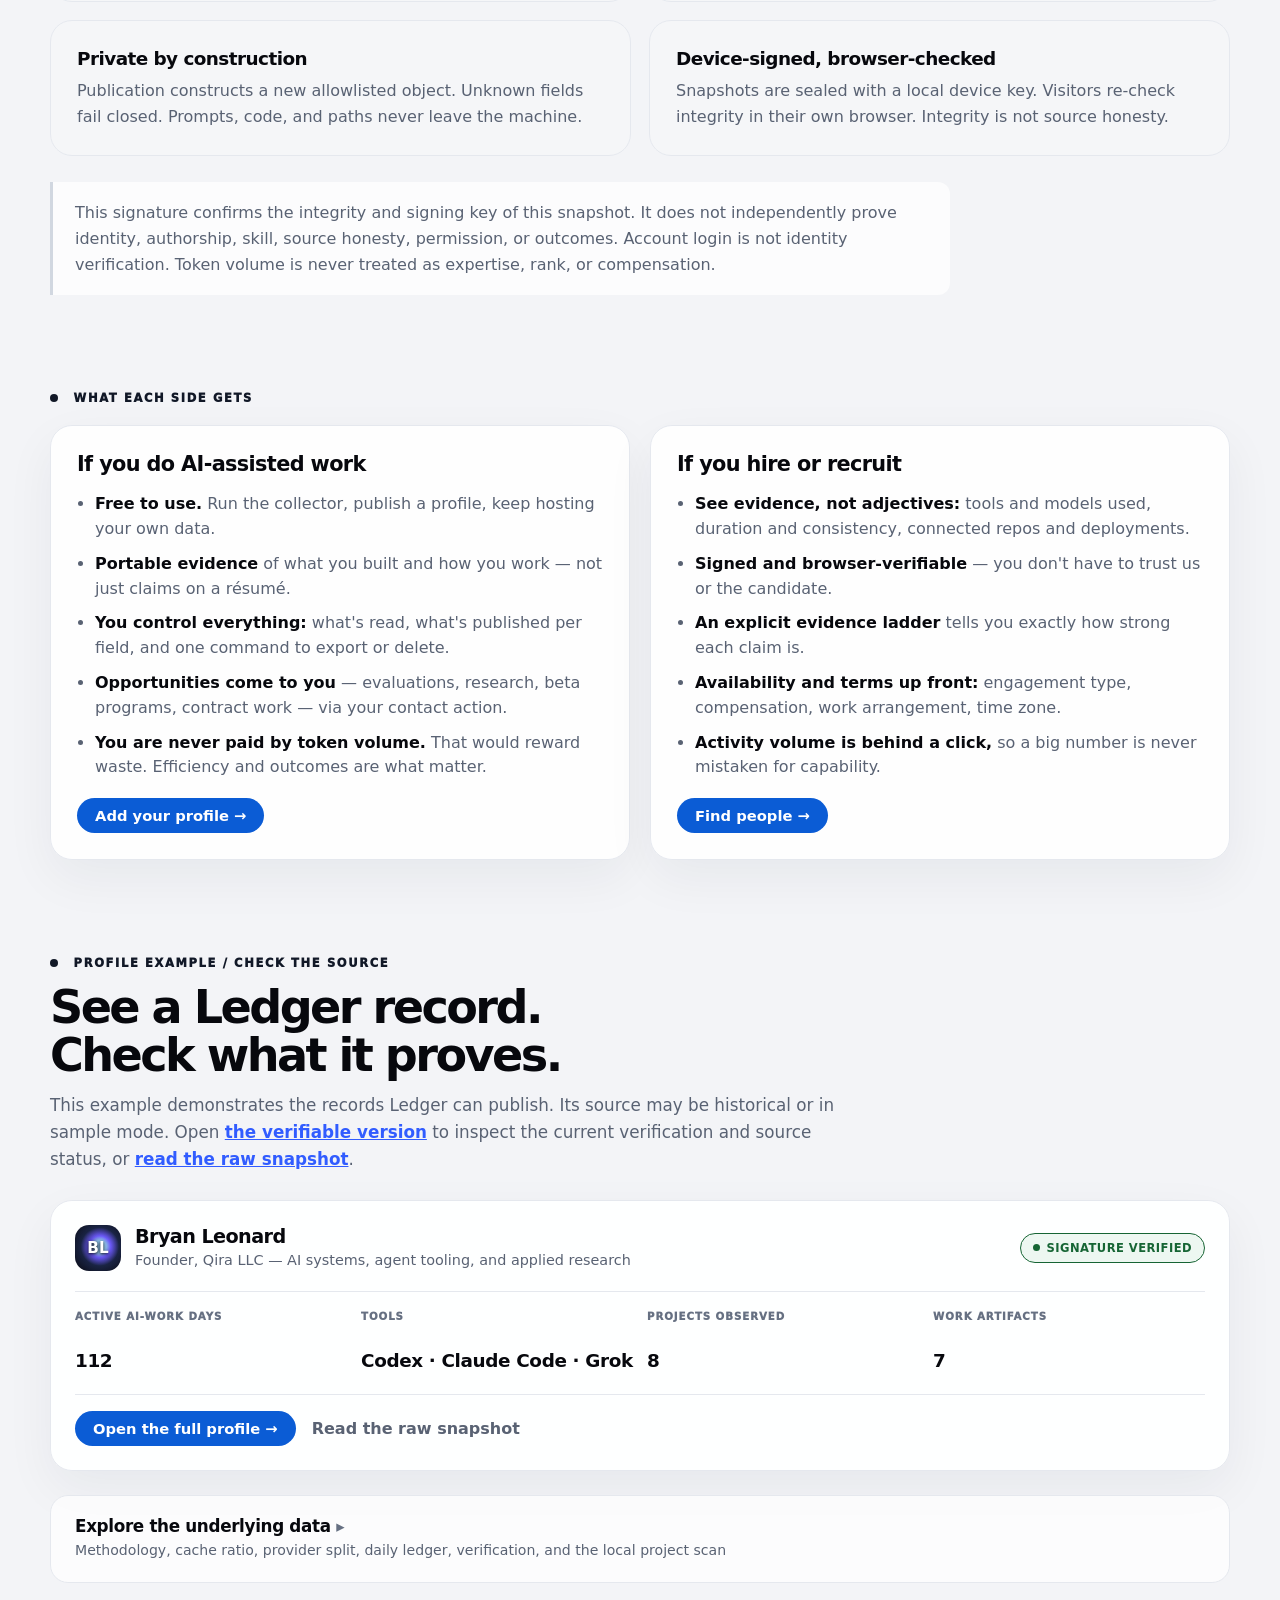
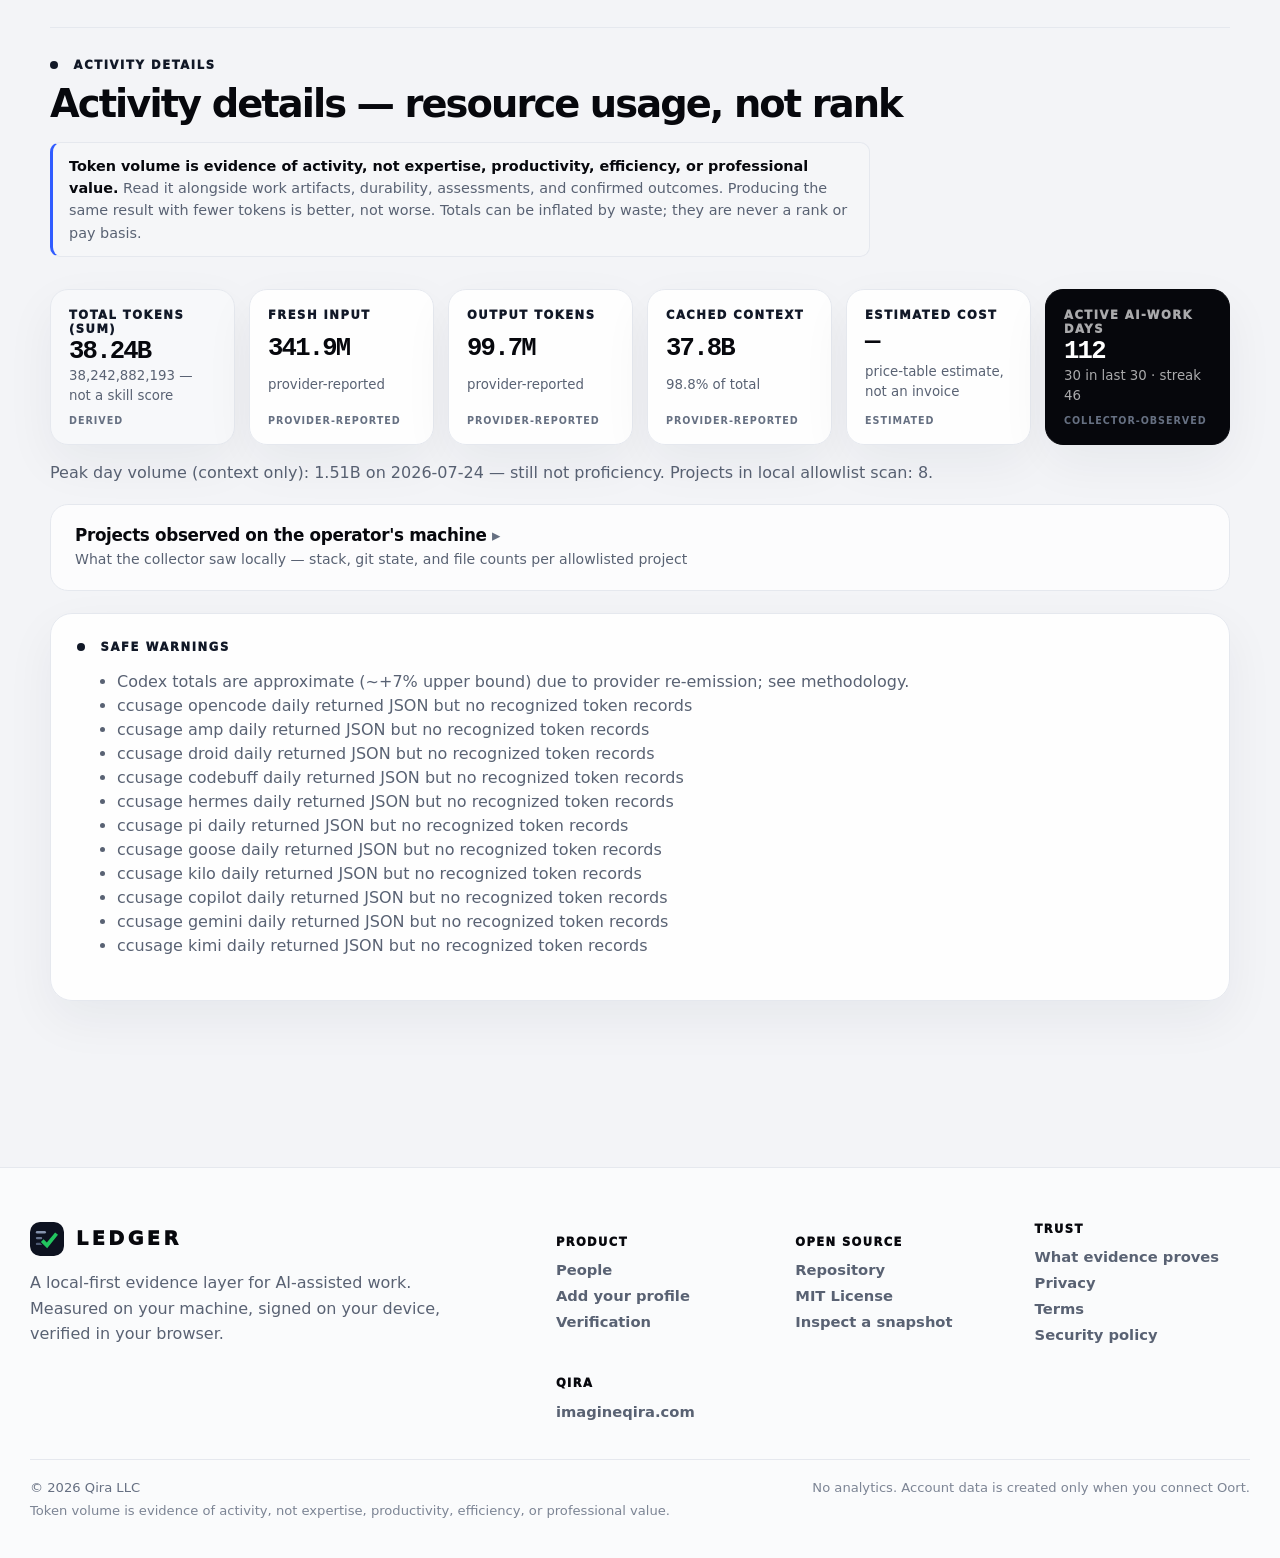
<file: people/index.html>
<!doctype html>
<html lang="en">
  <head>
    <meta charset="UTF-8" />
    <meta name="viewport" content="width=device-width, initial-scale=1.0" />
    <meta name="theme-color" content="#05070d" />

    <title>People measuring their AI work — Ledger</title>
    <meta
      name="description"
      content="Browse professionals whose AI work is backed by a signed, browser-verifiable record instead of a self-written résumé."
    />
    <link rel="canonical" href="https://ledger.imagineqira.com/people" />

    <!-- Icons -->
    <link rel="icon" href="/favicon.svg" type="image/svg+xml" />
    <link rel="icon" href="/favicon-32.png" sizes="32x32" type="image/png" />
    <link rel="apple-touch-icon" href="/apple-touch-icon.png" />

    <!-- Open Graph (Facebook, LinkedIn, Slack, Discord, iMessage) -->
    <meta property="og:type" content="website" />
    <meta property="og:site_name" content="Ledger — Evidence layer for AI-assisted work" />
    <meta property="og:title" content="People measuring their AI work — Ledger" />
    <meta
      property="og:description"
      content="Browse professionals whose AI work is backed by a signed, browser-verifiable record instead of a self-written résumé."
    />
    <meta property="og:url" content="https://ledger.imagineqira.com/people" />
    <meta property="og:image" content="https://ledger.imagineqira.com/og.png" />
    <meta property="og:image:width" content="1200" />
    <meta property="og:image:height" content="630" />
    <meta property="og:image:alt" content="Ledger — evidence of how you work with AI, not a token leaderboard" />

    <!-- Twitter / X -->
    <meta name="twitter:card" content="summary_large_image" />
    <meta name="twitter:title" content="People measuring their AI work — Ledger" />
    <meta
      name="twitter:description"
      content="Browse professionals whose AI work is backed by a signed, browser-verifiable record instead of a self-written résumé."
    />
    <meta name="twitter:image" content="https://ledger.imagineqira.com/og.png" />
    <script src="/assets/qira-apps/qira-product-launcher.js?v=20260808" defer></script>
    <script type="module" crossorigin src="/assets/index-qira-e1676cfd7b.js?v=evidence-20261119"></script>
    <link rel="stylesheet" crossorigin href="/assets/index-DPDFuOQU.css">
      <script type="application/ld+json">{"@context":"https://schema.org","@type":"CollectionPage","url":"https://ledger.imagineqira.com/people","name":"People measuring their AI work","isPartOf":{"@id":"https://ledger.imagineqira.com/#website"},"mainEntity":{"@type":"ItemList","itemListElement":[{"@type":"ListItem","position":1,"url":"https://ledger.imagineqira.com/u/bryan","name":"Bryan Leonard"}]}}</script>
  <link rel="stylesheet" href="/qira-product-bar.css?v=20261016">
</head>
  <body><div class="qira-product-bar" role="navigation" aria-label="Qira ecosystem"><div class="qira-product-bar__inner"><div class="qira-product-bar__brand"><a href="https://imagineqira.com/" aria-label="Qira home">QIRA</a><span aria-hidden="true">/</span><span>Ledger</span></div><div class="qira-product-bar__links"><a href="https://imagineqira.com/products/">All products</a><a href="https://imagineqira.com/start/?goal=ledger">Getting started</a><a href="/from-flows/">Review a Flows report</a><a href="https://imagineqira.com/plans/?product=ledger#offer-ledger">Plans &amp; help</a><a href="https://imagineqira.com/account/">Qira account</a></div></div></div>
    <div id="root"></div>
    <!--
      Clean-URL restore for GitHub Pages. A hard load of /people is served by
      404.html, which redirects to /?/people (a real 200). This restores the
      clean path before the app boots, so the address bar reads /people and the
      status is 200 — no visible 404. See public/404.html.
    -->
    <script>
      (function () {
        var l = window.location;
        if (l.search[1] === '/') {
          var decoded = l.search
            .slice(1)
            .split('&')
            .map(function (s) { return s.replace(/~and~/g, '&'); })
            .join('?');
          window.history.replaceState(null, null, l.pathname.slice(0, -1) + decoded + l.hash);
        }
      })();
    </script>
  </body>
</html>
</file>
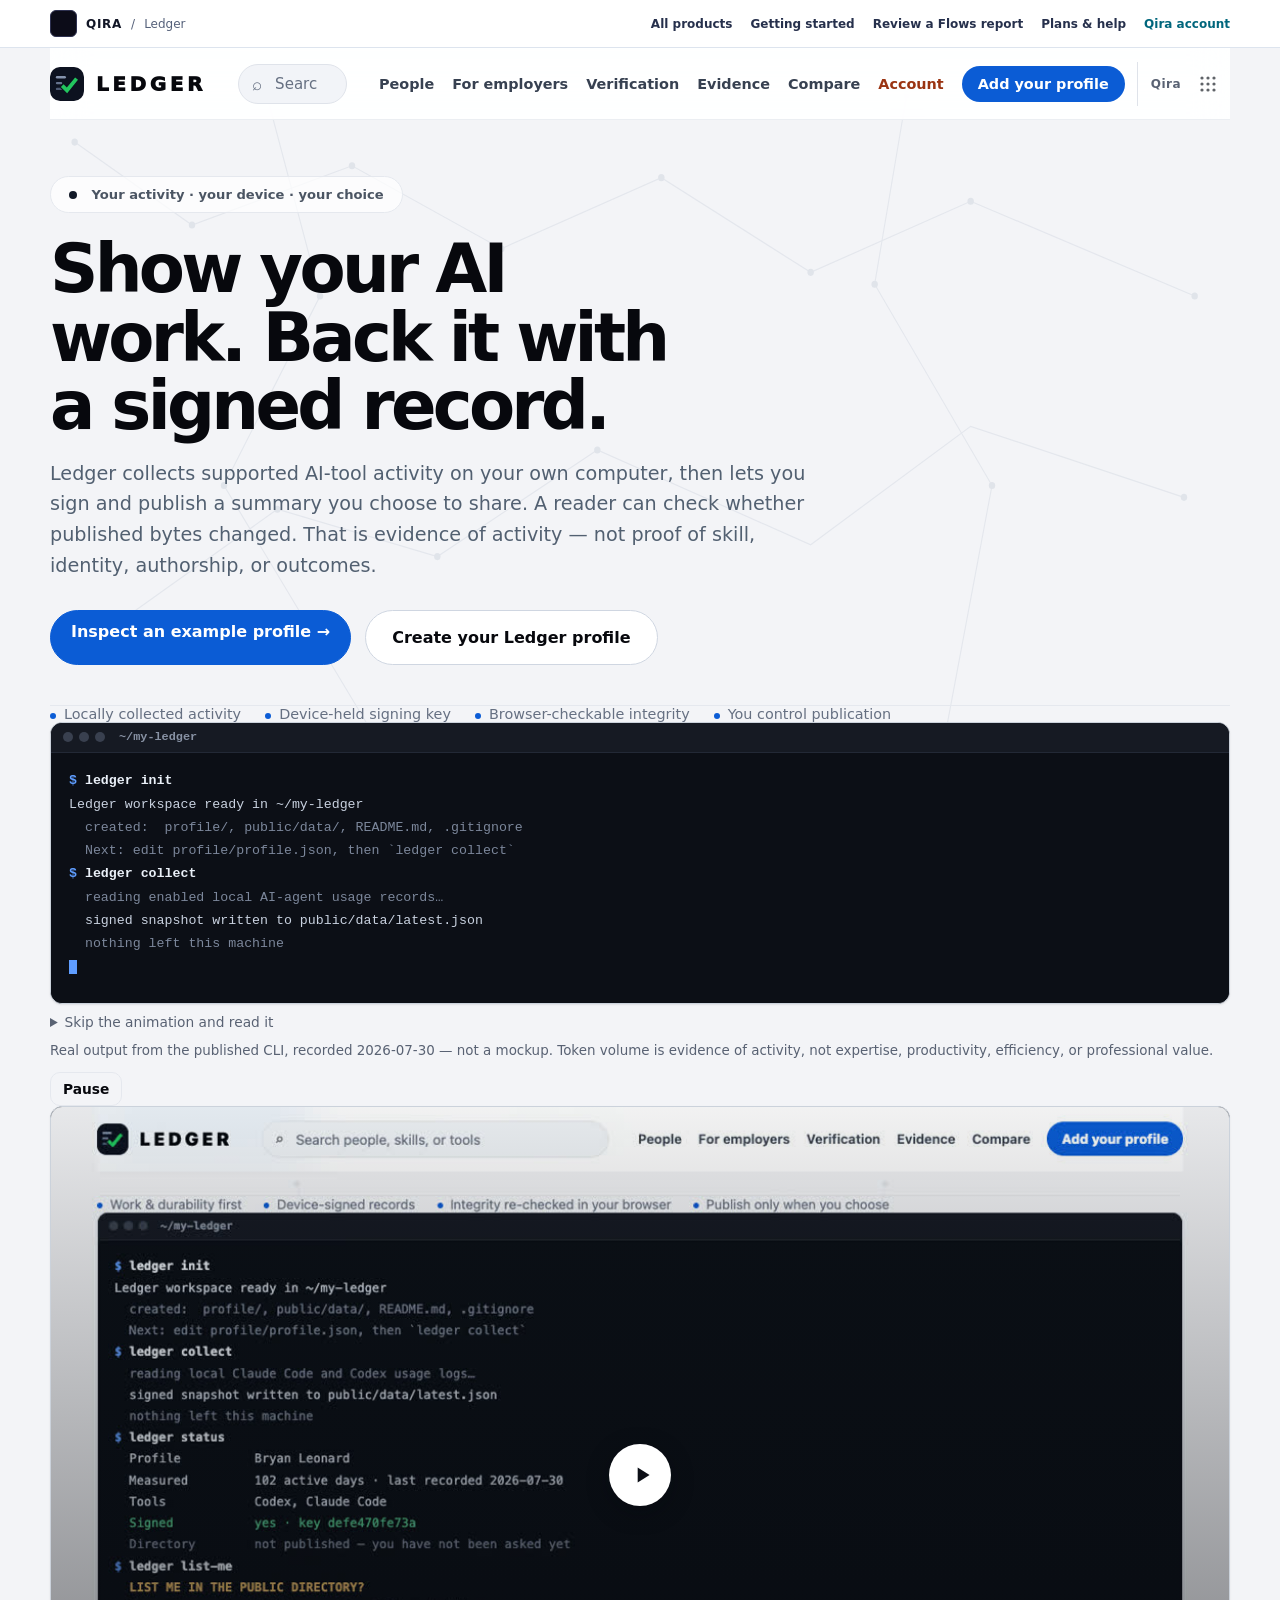
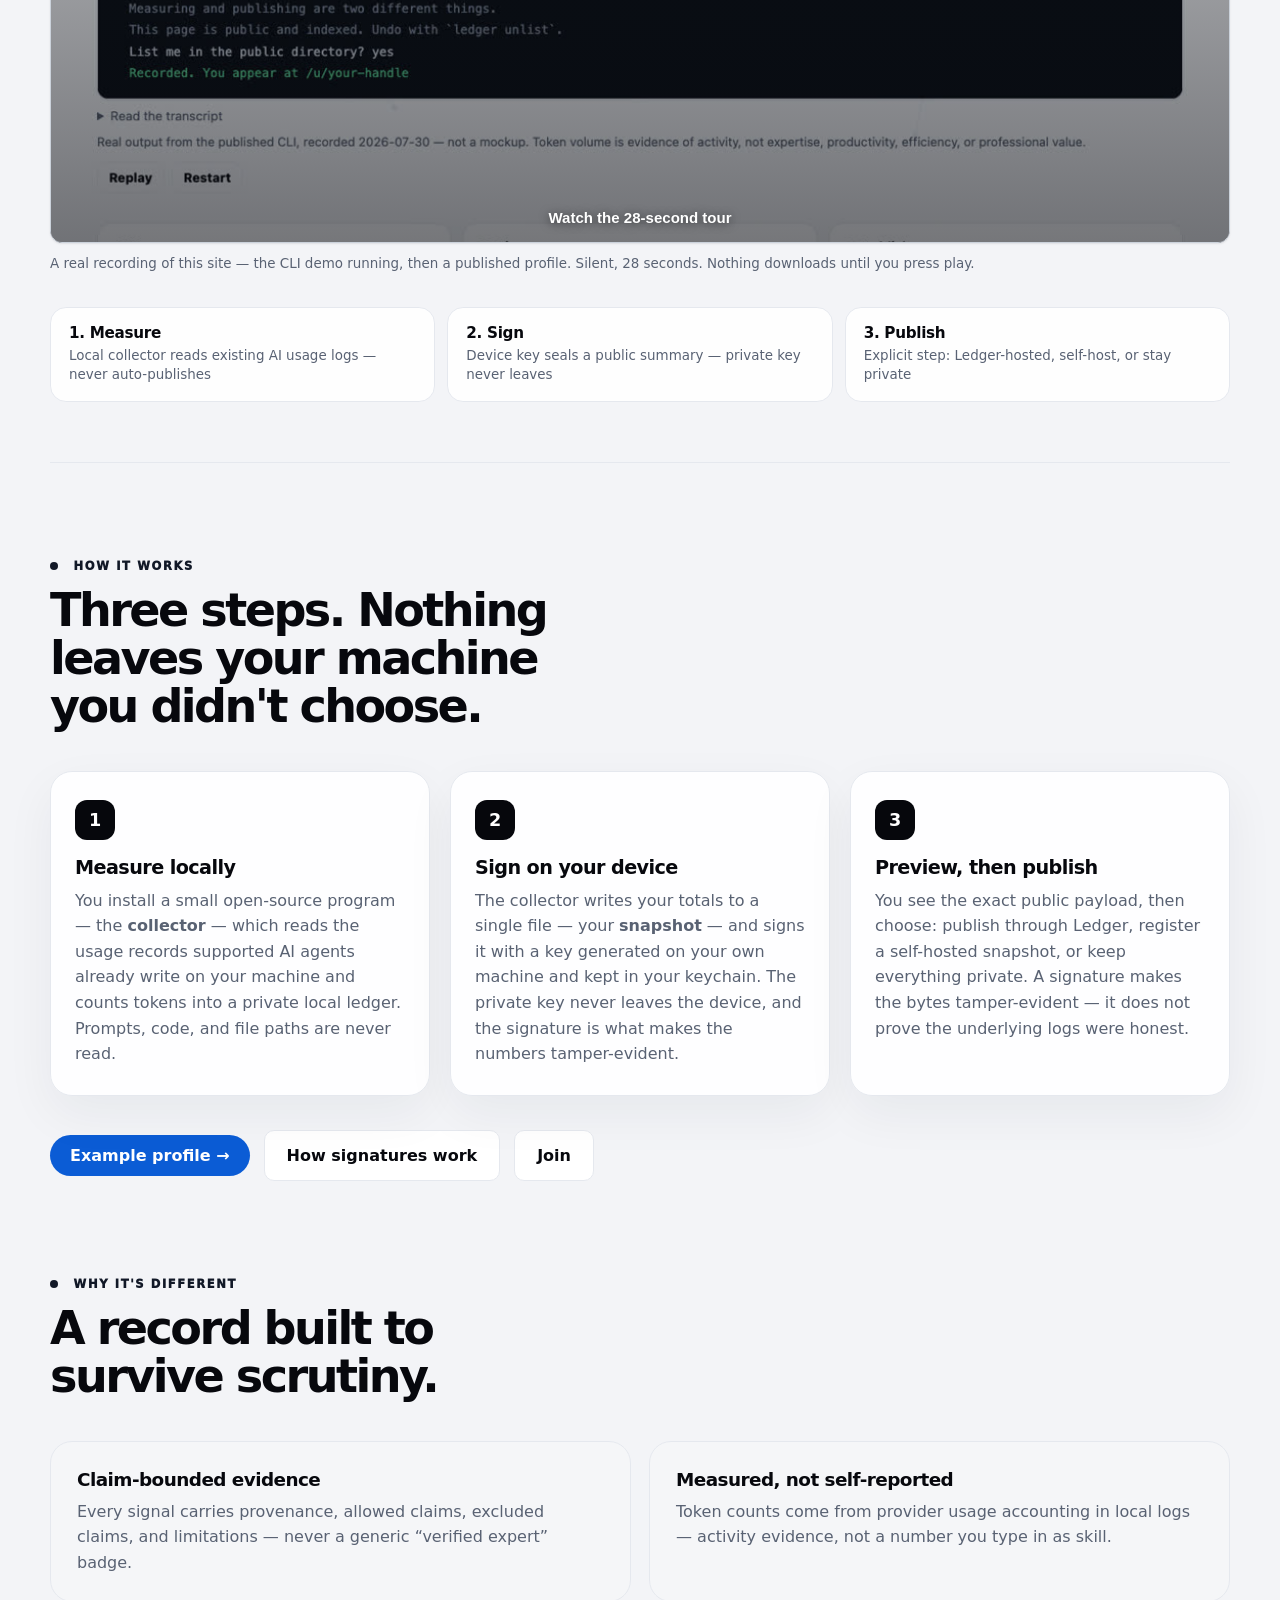
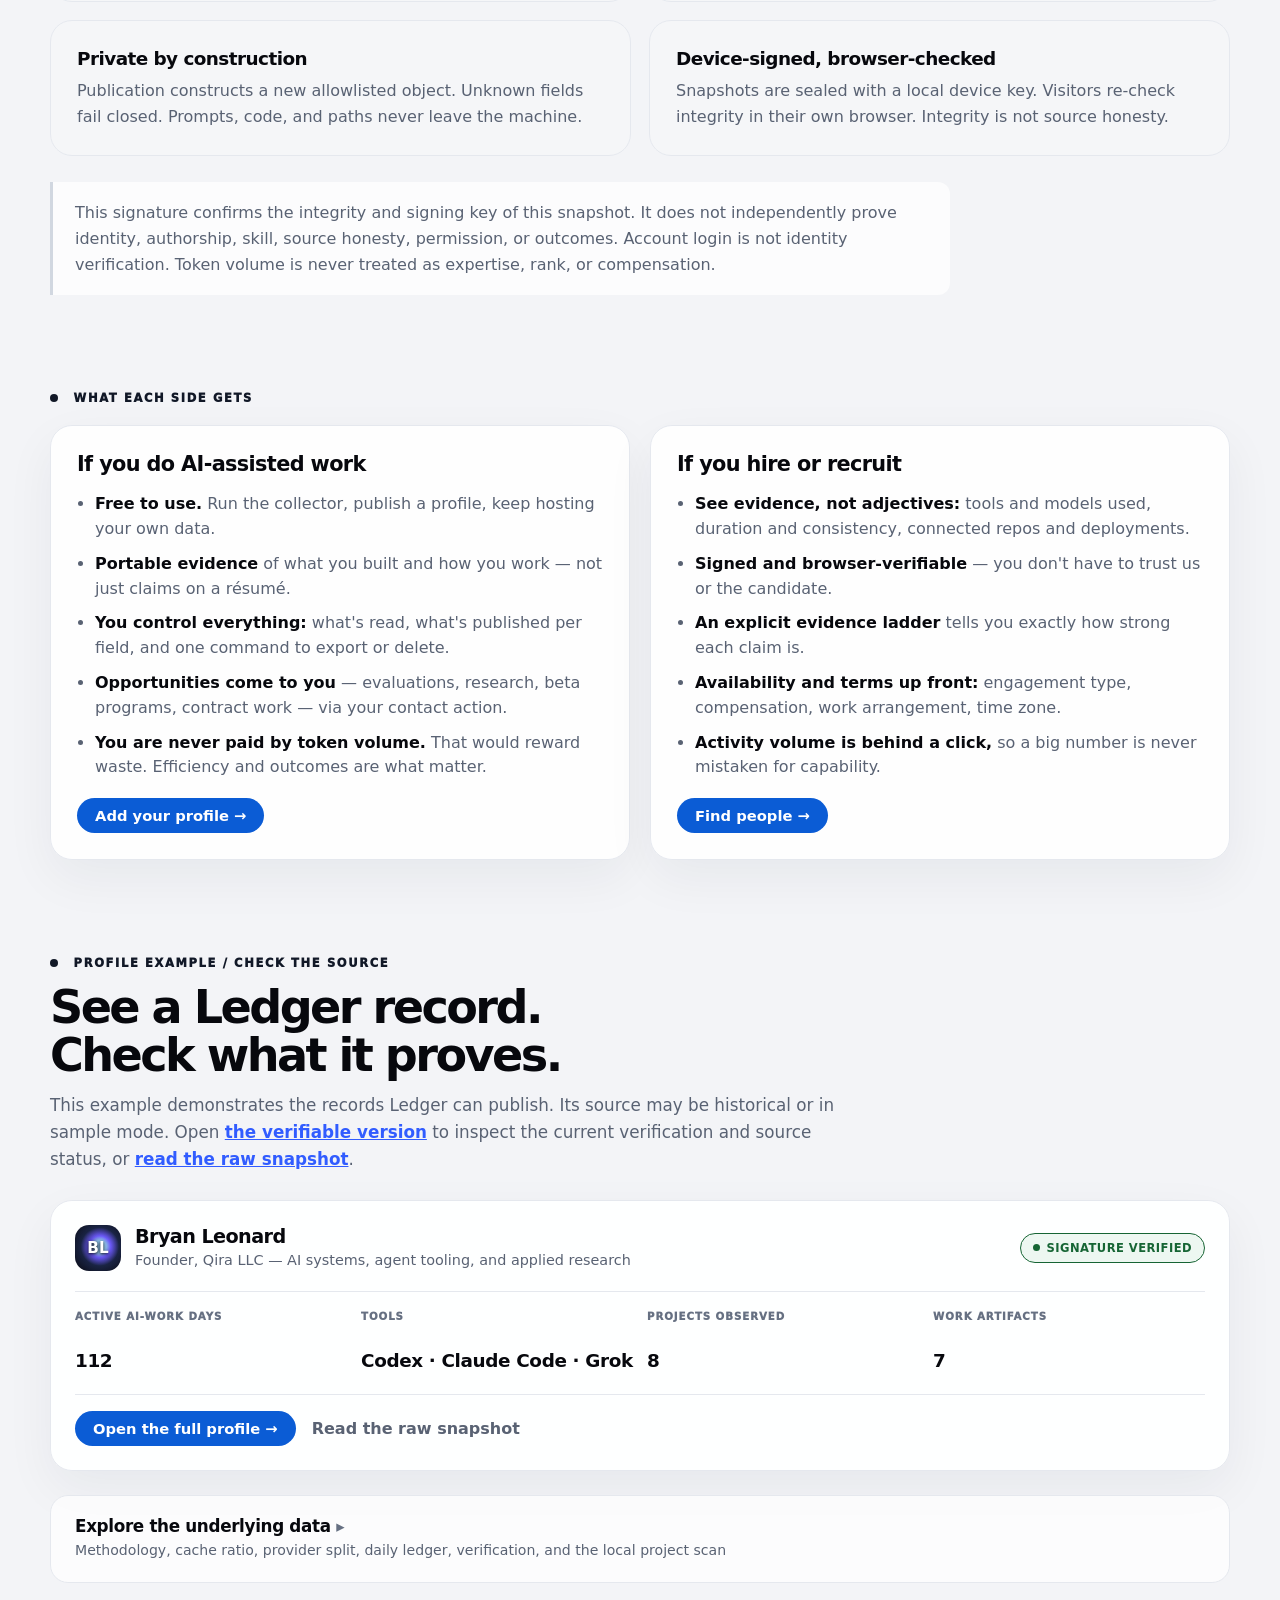
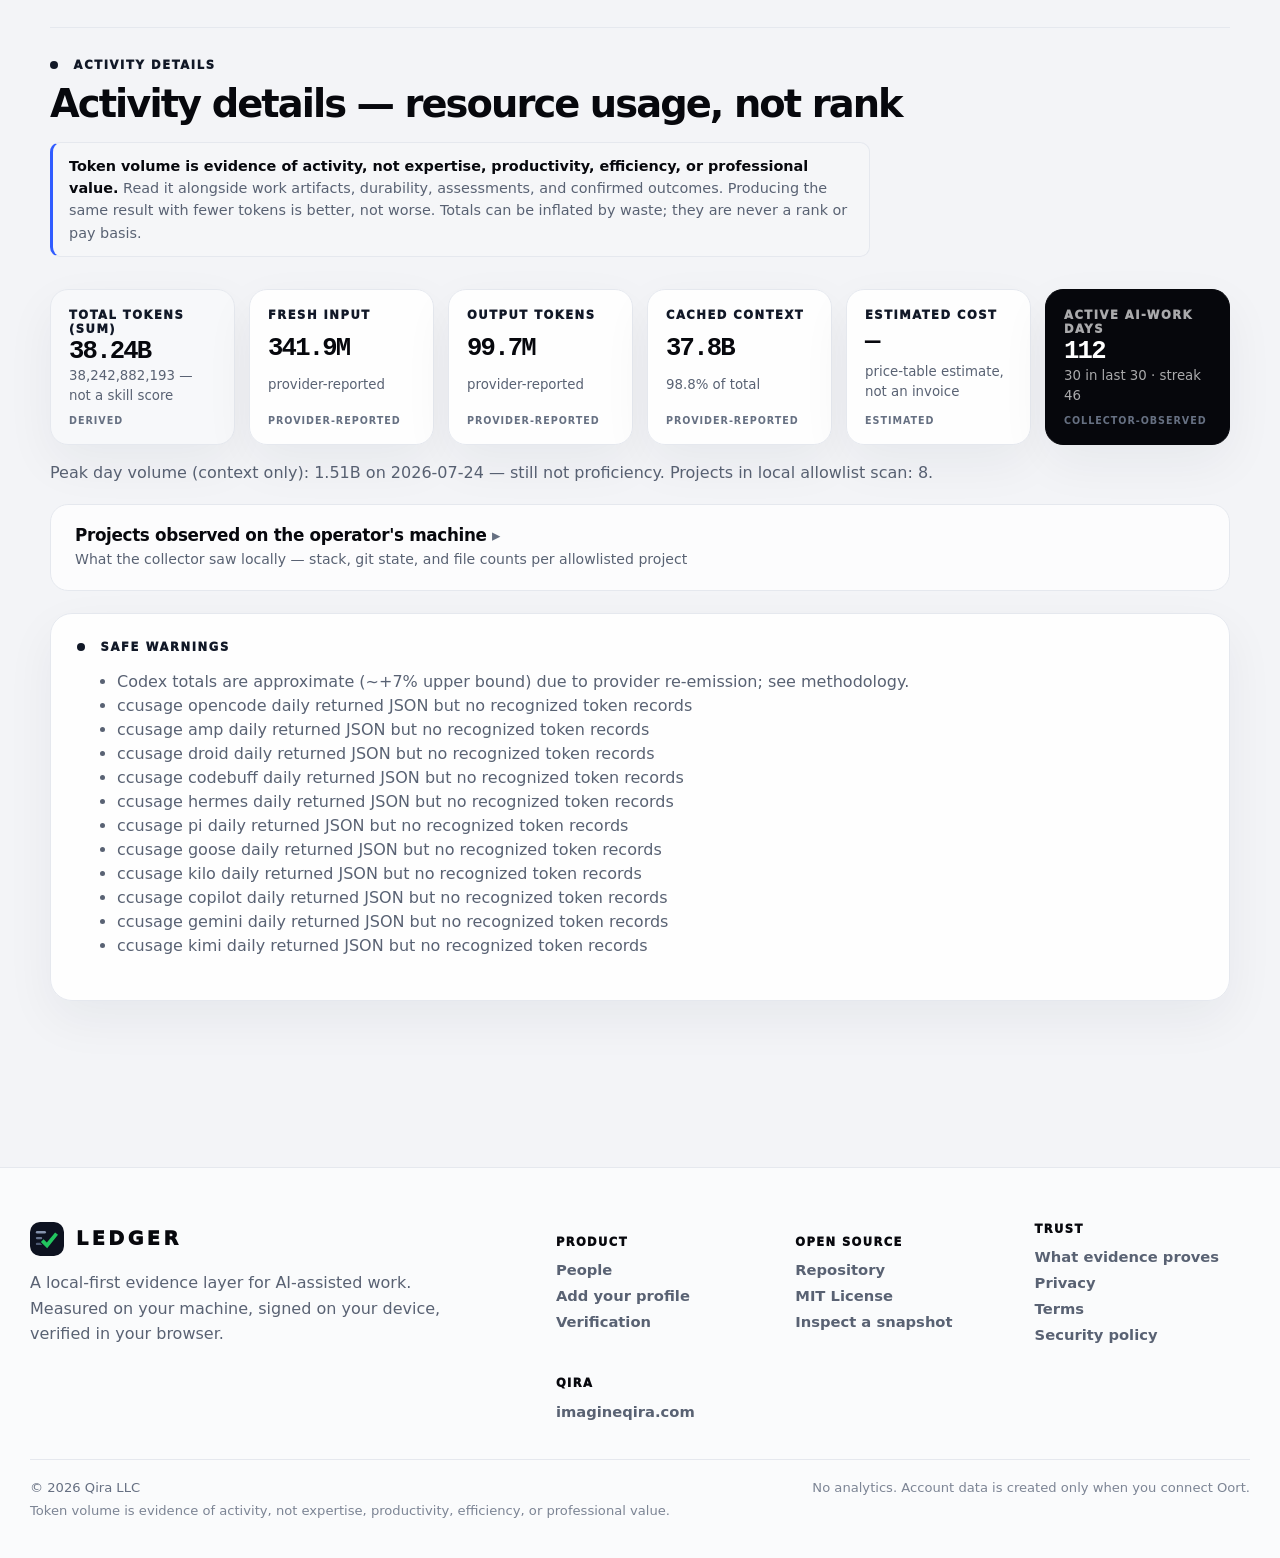
<file: privacy/index.html>
<!doctype html>
<html lang="en">
  <head>
    <meta charset="UTF-8" />
    <meta name="viewport" content="width=device-width, initial-scale=1.0" />
    <meta name="theme-color" content="#05070d" />

    <title>Privacy — Ledger</title>
    <meta
      name="description"
      content="No analytics or advertising. Optional Oort-backed account ownership stores only allowlisted account fields; prompts, code, logs, and private keys remain local."
    />
    <link rel="canonical" href="https://ledger.imagineqira.com/privacy" />

    <!-- Icons -->
    <link rel="icon" href="/favicon.svg" type="image/svg+xml" />
    <link rel="icon" href="/favicon-32.png" sizes="32x32" type="image/png" />
    <link rel="apple-touch-icon" href="/apple-touch-icon.png" />

    <!-- Open Graph (Facebook, LinkedIn, Slack, Discord, iMessage) -->
    <meta property="og:type" content="website" />
    <meta property="og:site_name" content="Ledger — Evidence layer for AI-assisted work" />
    <meta property="og:title" content="Privacy — Ledger" />
    <meta
      property="og:description"
      content="No analytics or advertising. Optional Oort-backed account ownership stores only allowlisted account fields; prompts, code, logs, and private keys remain local."
    />
    <meta property="og:url" content="https://ledger.imagineqira.com/privacy" />
    <meta property="og:image" content="https://ledger.imagineqira.com/og.png" />
    <meta property="og:image:width" content="1200" />
    <meta property="og:image:height" content="630" />
    <meta property="og:image:alt" content="Ledger — evidence of how you work with AI, not a token leaderboard" />

    <!-- Twitter / X -->
    <meta name="twitter:card" content="summary_large_image" />
    <meta name="twitter:title" content="Privacy — Ledger" />
    <meta
      name="twitter:description"
      content="No analytics or advertising. Optional Oort-backed account ownership stores only allowlisted account fields; prompts, code, logs, and private keys remain local."
    />
    <meta name="twitter:image" content="https://ledger.imagineqira.com/og.png" />
    <script src="/assets/qira-apps/qira-product-launcher.js?v=20260808" defer></script>
    <script type="module" crossorigin src="/assets/index-qira-e1676cfd7b.js"></script>
    <link rel="stylesheet" crossorigin href="/assets/index-DPDFuOQU.css">
  <link rel="stylesheet" href="/qira-product-bar.css?v=20261016">
</head>
  <body><div class="qira-product-bar" role="navigation" aria-label="Qira ecosystem"><div class="qira-product-bar__inner"><div class="qira-product-bar__brand"><a href="https://imagineqira.com/" aria-label="Qira home">QIRA</a><span aria-hidden="true">/</span><span>Ledger</span></div><div class="qira-product-bar__links"><a href="https://imagineqira.com/products/">All products</a><a href="https://imagineqira.com/start/?goal=ledger">Getting started</a><a href="/from-flows/">Review a Flows report</a><a href="https://imagineqira.com/plans/?product=ledger#offer-ledger">Plans &amp; help</a><a href="https://imagineqira.com/account/">Qira account</a></div></div></div>
    <div id="root"></div>
    <!--
      Clean-URL restore for GitHub Pages. A hard load of /people is served by
      404.html, which redirects to /?/people (a real 200). This restores the
      clean path before the app boots, so the address bar reads /people and the
      status is 200 — no visible 404. See public/404.html.
    -->
    <script>
      (function () {
        var l = window.location;
        if (l.search[1] === '/') {
          var decoded = l.search
            .slice(1)
            .split('&')
            .map(function (s) { return s.replace(/~and~/g, '&'); })
            .join('?');
          window.history.replaceState(null, null, l.pathname.slice(0, -1) + decoded + l.hash);
        }
      })();
    </script>
  </body>
</html>
</file>
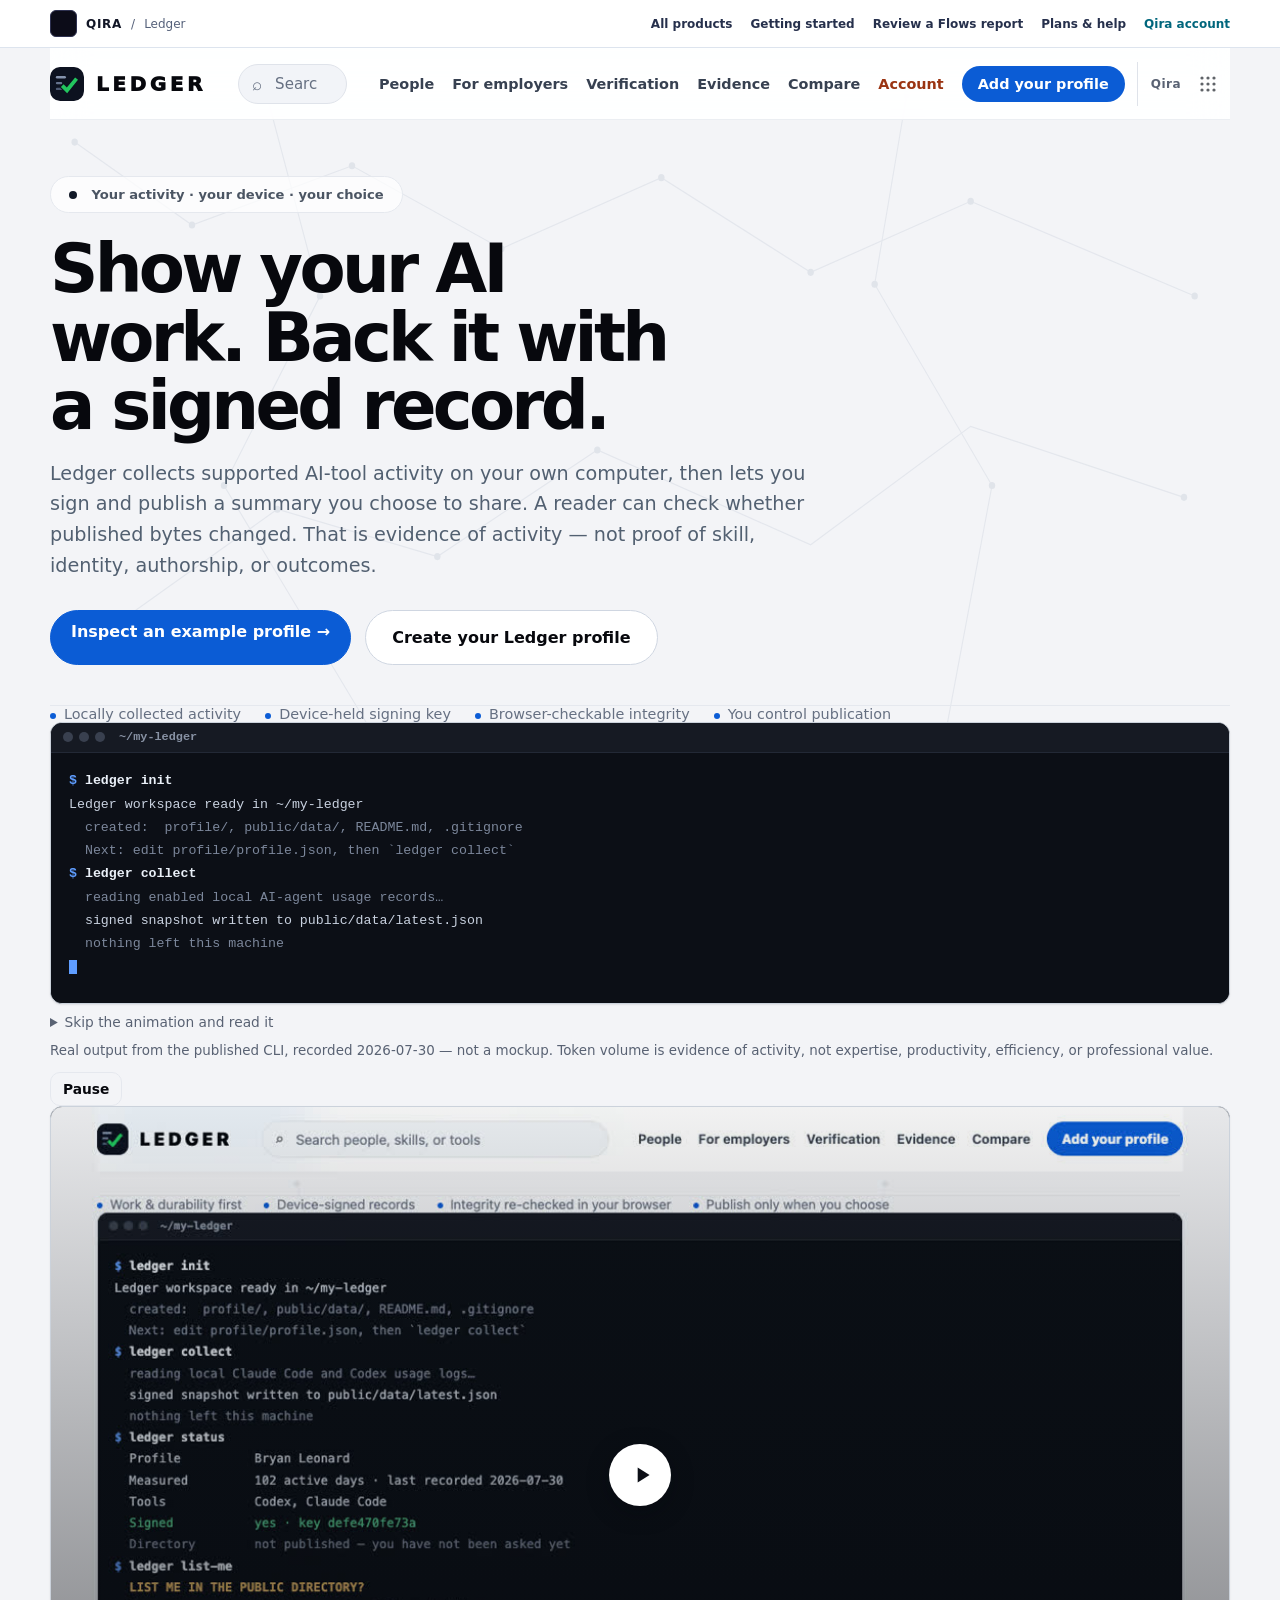
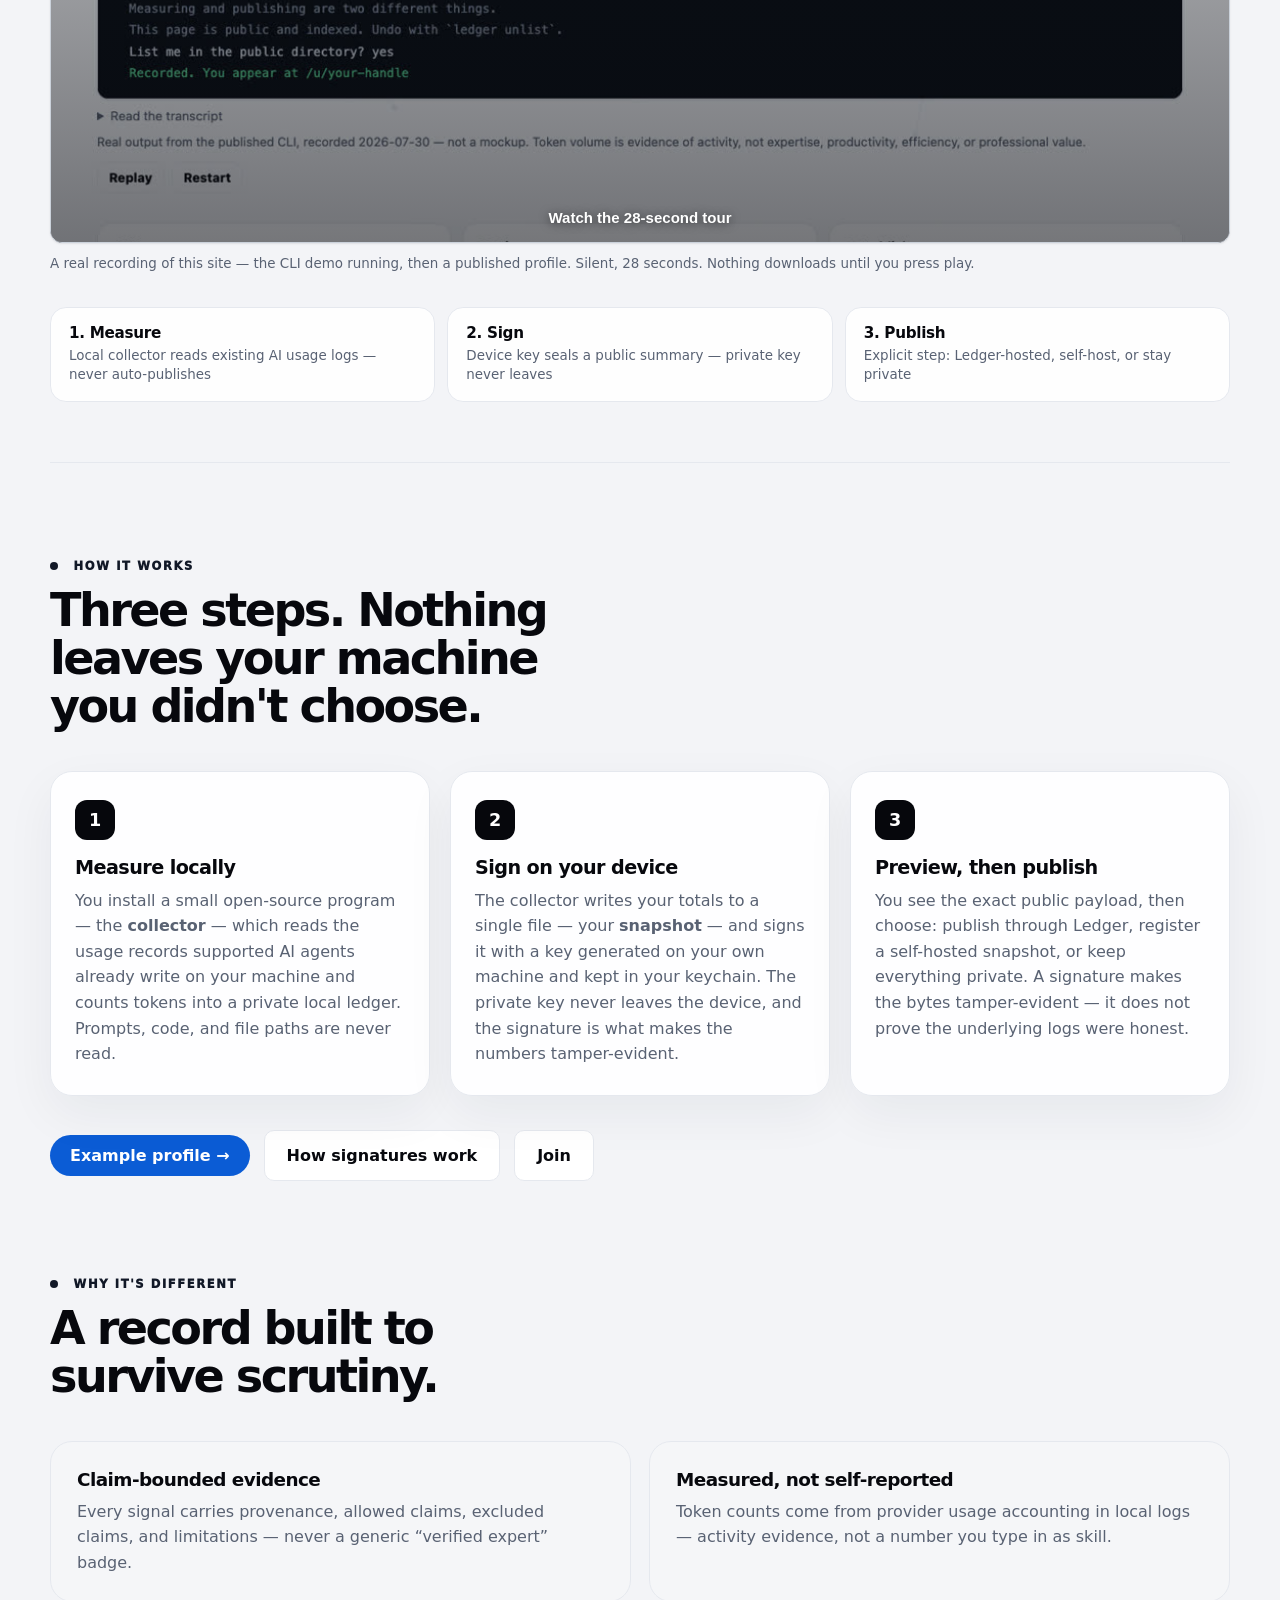
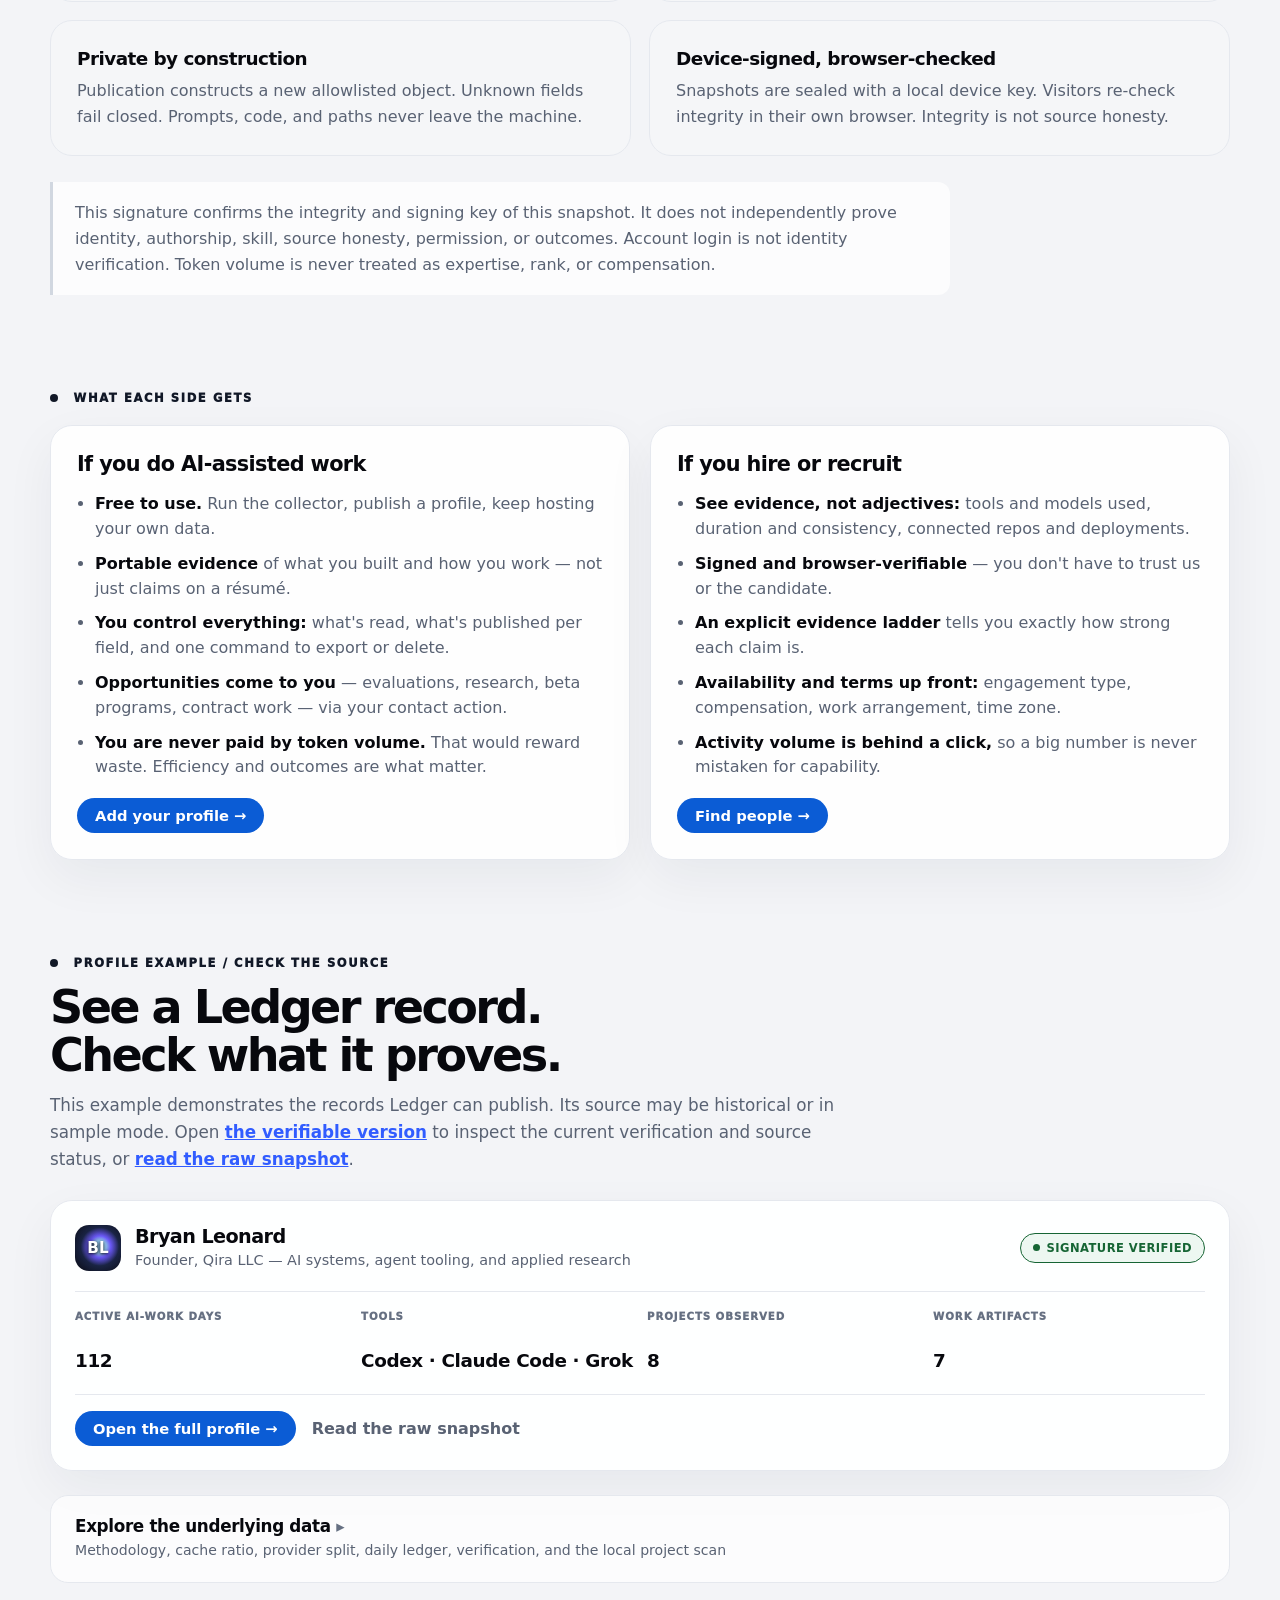
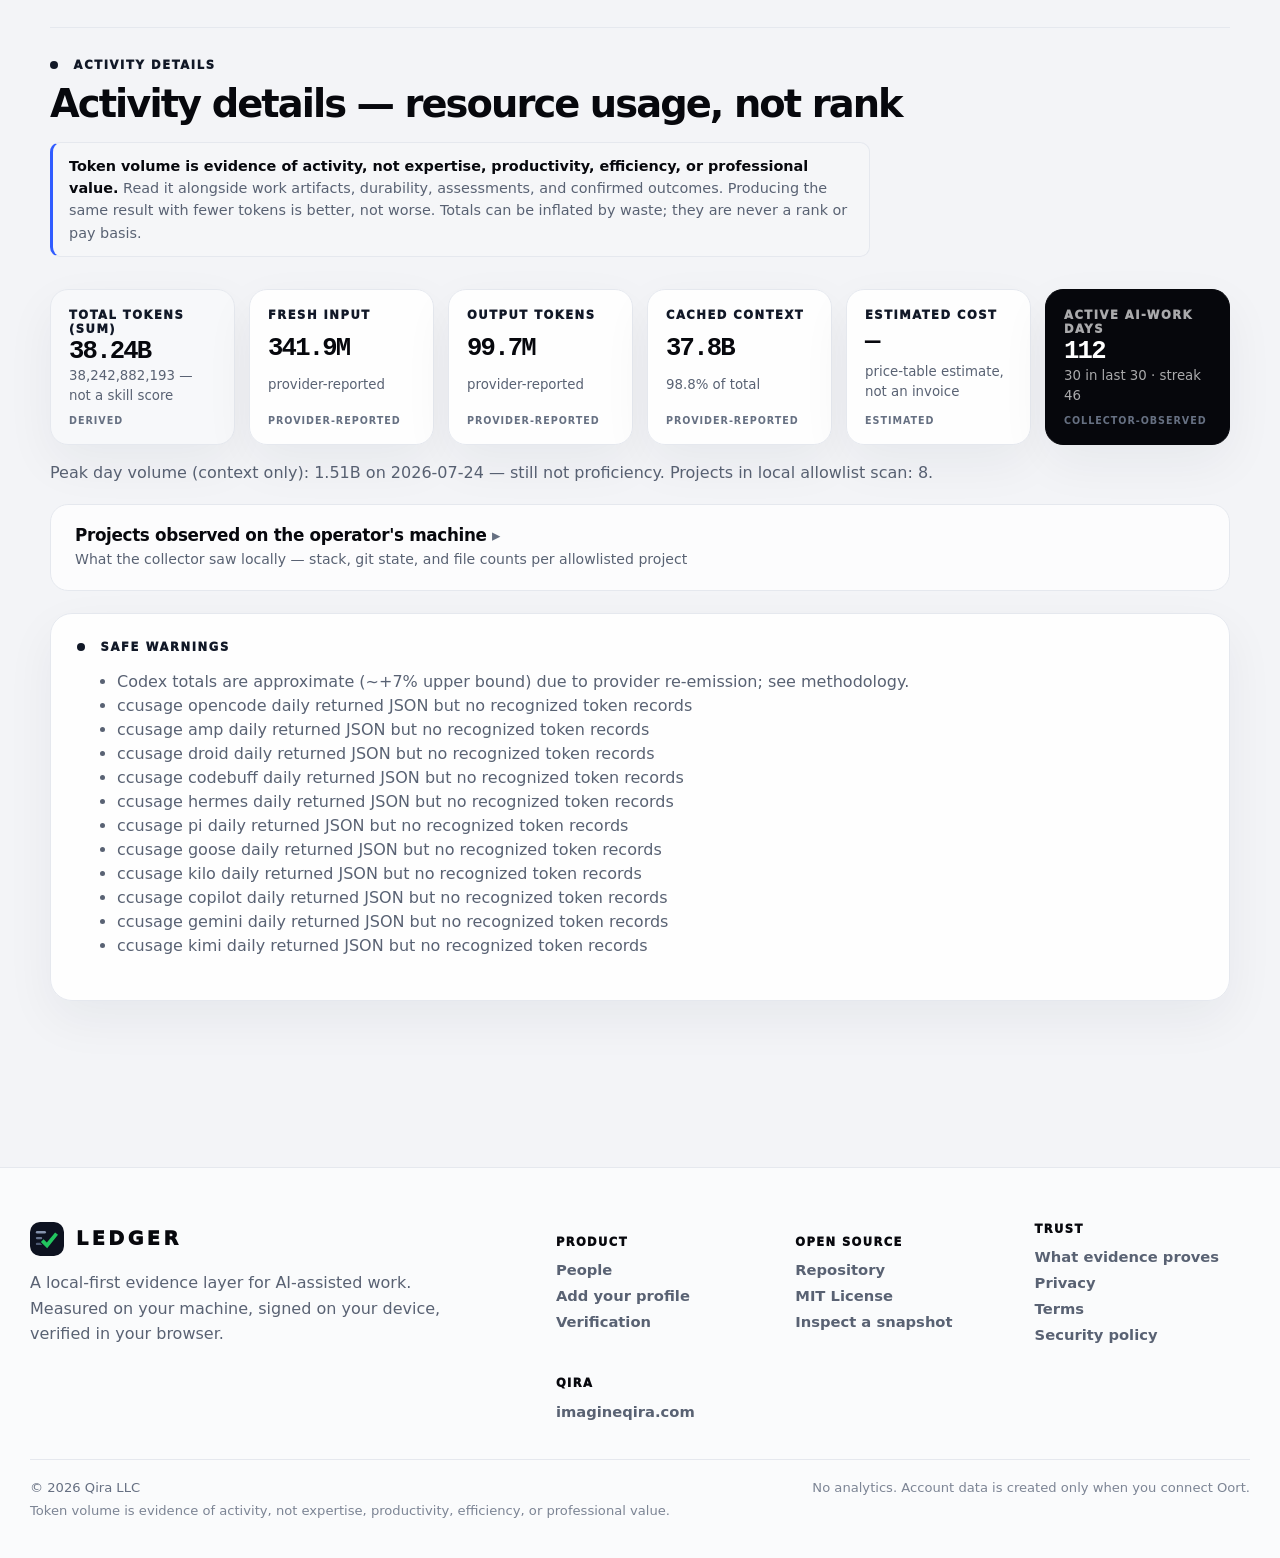
<file: terms/index.html>
<!doctype html>
<html lang="en">
  <head>
    <meta charset="UTF-8" />
    <meta name="viewport" content="width=device-width, initial-scale=1.0" />
    <meta name="theme-color" content="#05070d" />

    <title>Terms of use — Ledger</title>
    <meta
      name="description"
      content="A free, open-source, local-first tool plus a public directory. No identity guarantee, no skill rating, no warranty."
    />
    <link rel="canonical" href="https://ledger.imagineqira.com/terms" />

    <!-- Icons -->
    <link rel="icon" href="/favicon.svg" type="image/svg+xml" />
    <link rel="icon" href="/favicon-32.png" sizes="32x32" type="image/png" />
    <link rel="apple-touch-icon" href="/apple-touch-icon.png" />

    <!-- Open Graph (Facebook, LinkedIn, Slack, Discord, iMessage) -->
    <meta property="og:type" content="website" />
    <meta property="og:site_name" content="Ledger — Evidence layer for AI-assisted work" />
    <meta property="og:title" content="Terms of use — Ledger" />
    <meta
      property="og:description"
      content="A free, open-source, local-first tool plus a public directory. No identity guarantee, no skill rating, no warranty."
    />
    <meta property="og:url" content="https://ledger.imagineqira.com/terms" />
    <meta property="og:image" content="https://ledger.imagineqira.com/og.png" />
    <meta property="og:image:width" content="1200" />
    <meta property="og:image:height" content="630" />
    <meta property="og:image:alt" content="Ledger — evidence of how you work with AI, not a token leaderboard" />

    <!-- Twitter / X -->
    <meta name="twitter:card" content="summary_large_image" />
    <meta name="twitter:title" content="Terms of use — Ledger" />
    <meta
      name="twitter:description"
      content="A free, open-source, local-first tool plus a public directory. No identity guarantee, no skill rating, no warranty."
    />
    <meta name="twitter:image" content="https://ledger.imagineqira.com/og.png" />
    <script src="/assets/qira-apps/qira-product-launcher.js?v=20260808" defer></script>
    <script type="module" crossorigin src="/assets/index-qira-e1676cfd7b.js"></script>
    <link rel="stylesheet" crossorigin href="/assets/index-DPDFuOQU.css">
  <link rel="stylesheet" href="/qira-product-bar.css?v=20261016">
</head>
  <body><div class="qira-product-bar" role="navigation" aria-label="Qira ecosystem"><div class="qira-product-bar__inner"><div class="qira-product-bar__brand"><a href="https://imagineqira.com/" aria-label="Qira home">QIRA</a><span aria-hidden="true">/</span><span>Ledger</span></div><div class="qira-product-bar__links"><a href="https://imagineqira.com/products/">All products</a><a href="https://imagineqira.com/start/?goal=ledger">Getting started</a><a href="/from-flows/">Review a Flows report</a><a href="https://imagineqira.com/plans/?product=ledger#offer-ledger">Plans &amp; help</a><a href="https://imagineqira.com/account/">Qira account</a></div></div></div>
    <div id="root"></div>
    <!--
      Clean-URL restore for GitHub Pages. A hard load of /people is served by
      404.html, which redirects to /?/people (a real 200). This restores the
      clean path before the app boots, so the address bar reads /people and the
      status is 200 — no visible 404. See public/404.html.
    -->
    <script>
      (function () {
        var l = window.location;
        if (l.search[1] === '/') {
          var decoded = l.search
            .slice(1)
            .split('&')
            .map(function (s) { return s.replace(/~and~/g, '&'); })
            .join('?');
          window.history.replaceState(null, null, l.pathname.slice(0, -1) + decoded + l.hash);
        }
      })();
    </script>
  </body>
</html>
</file>
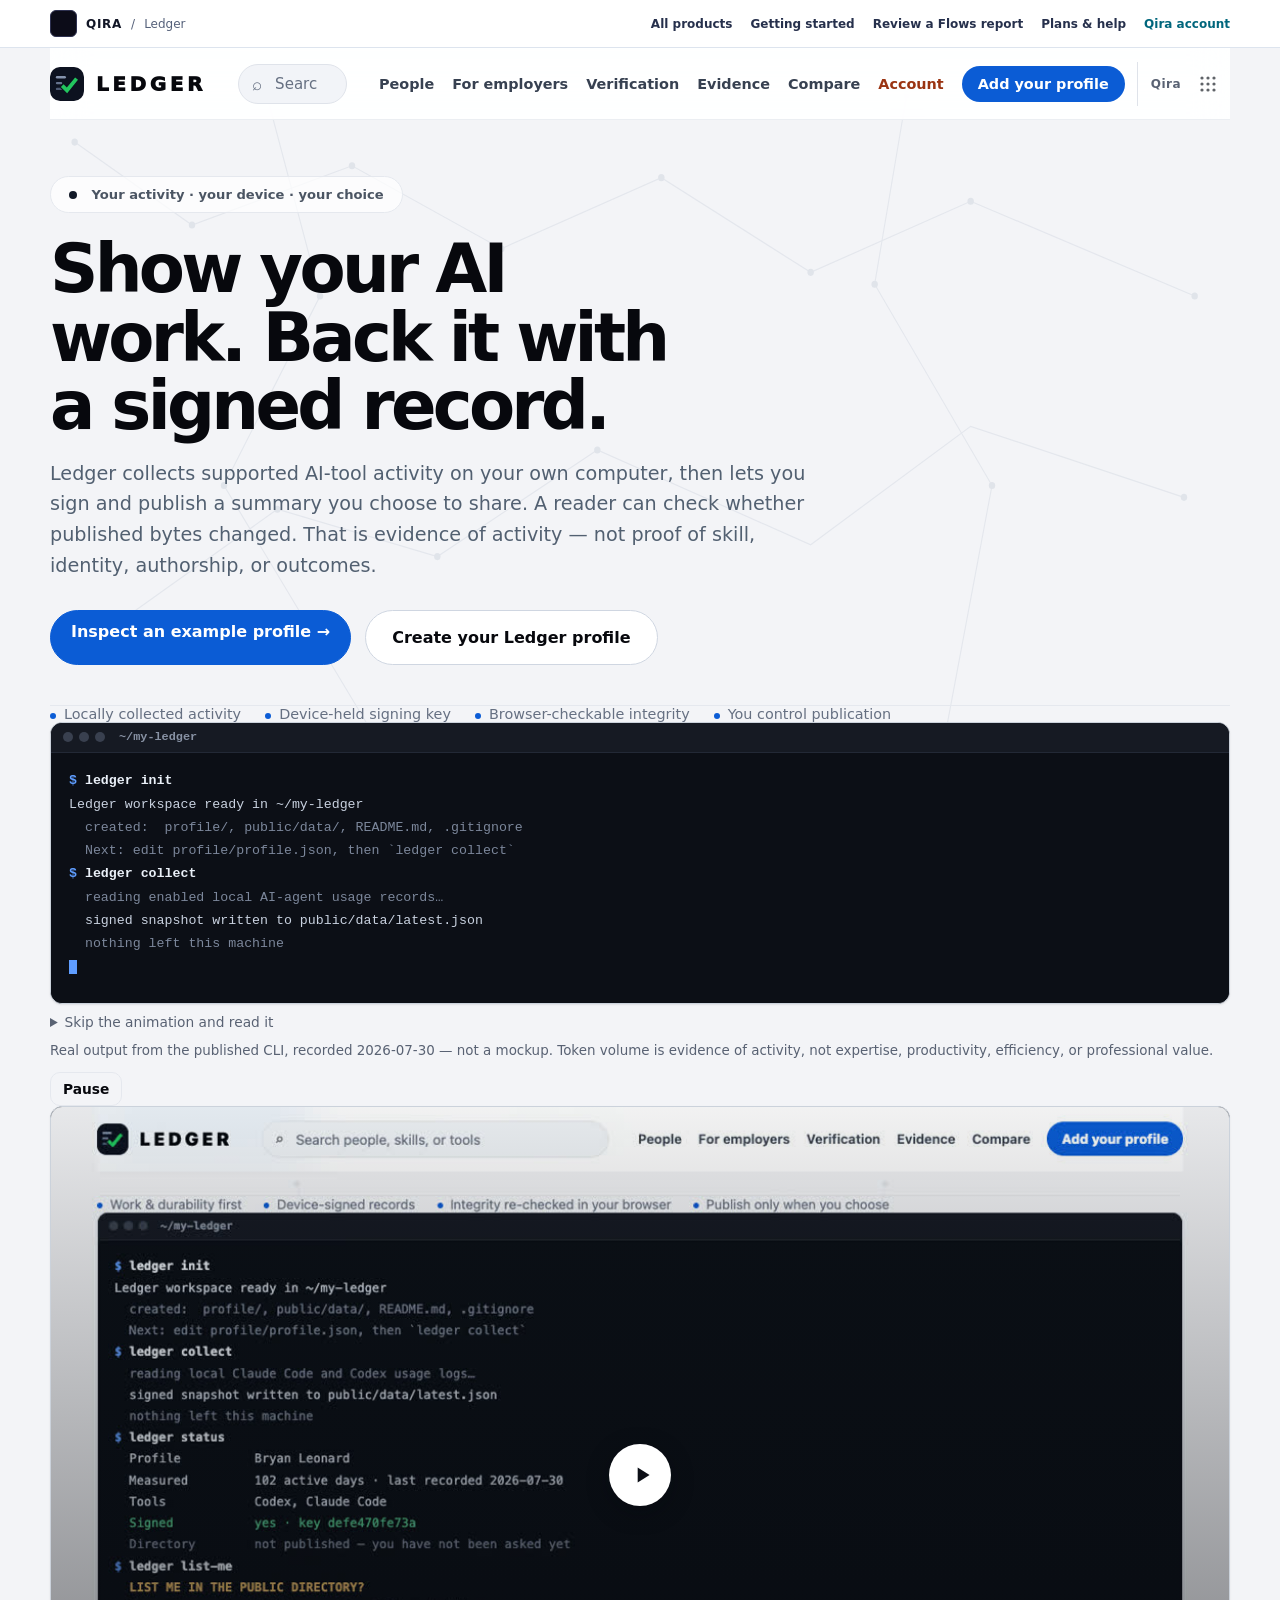
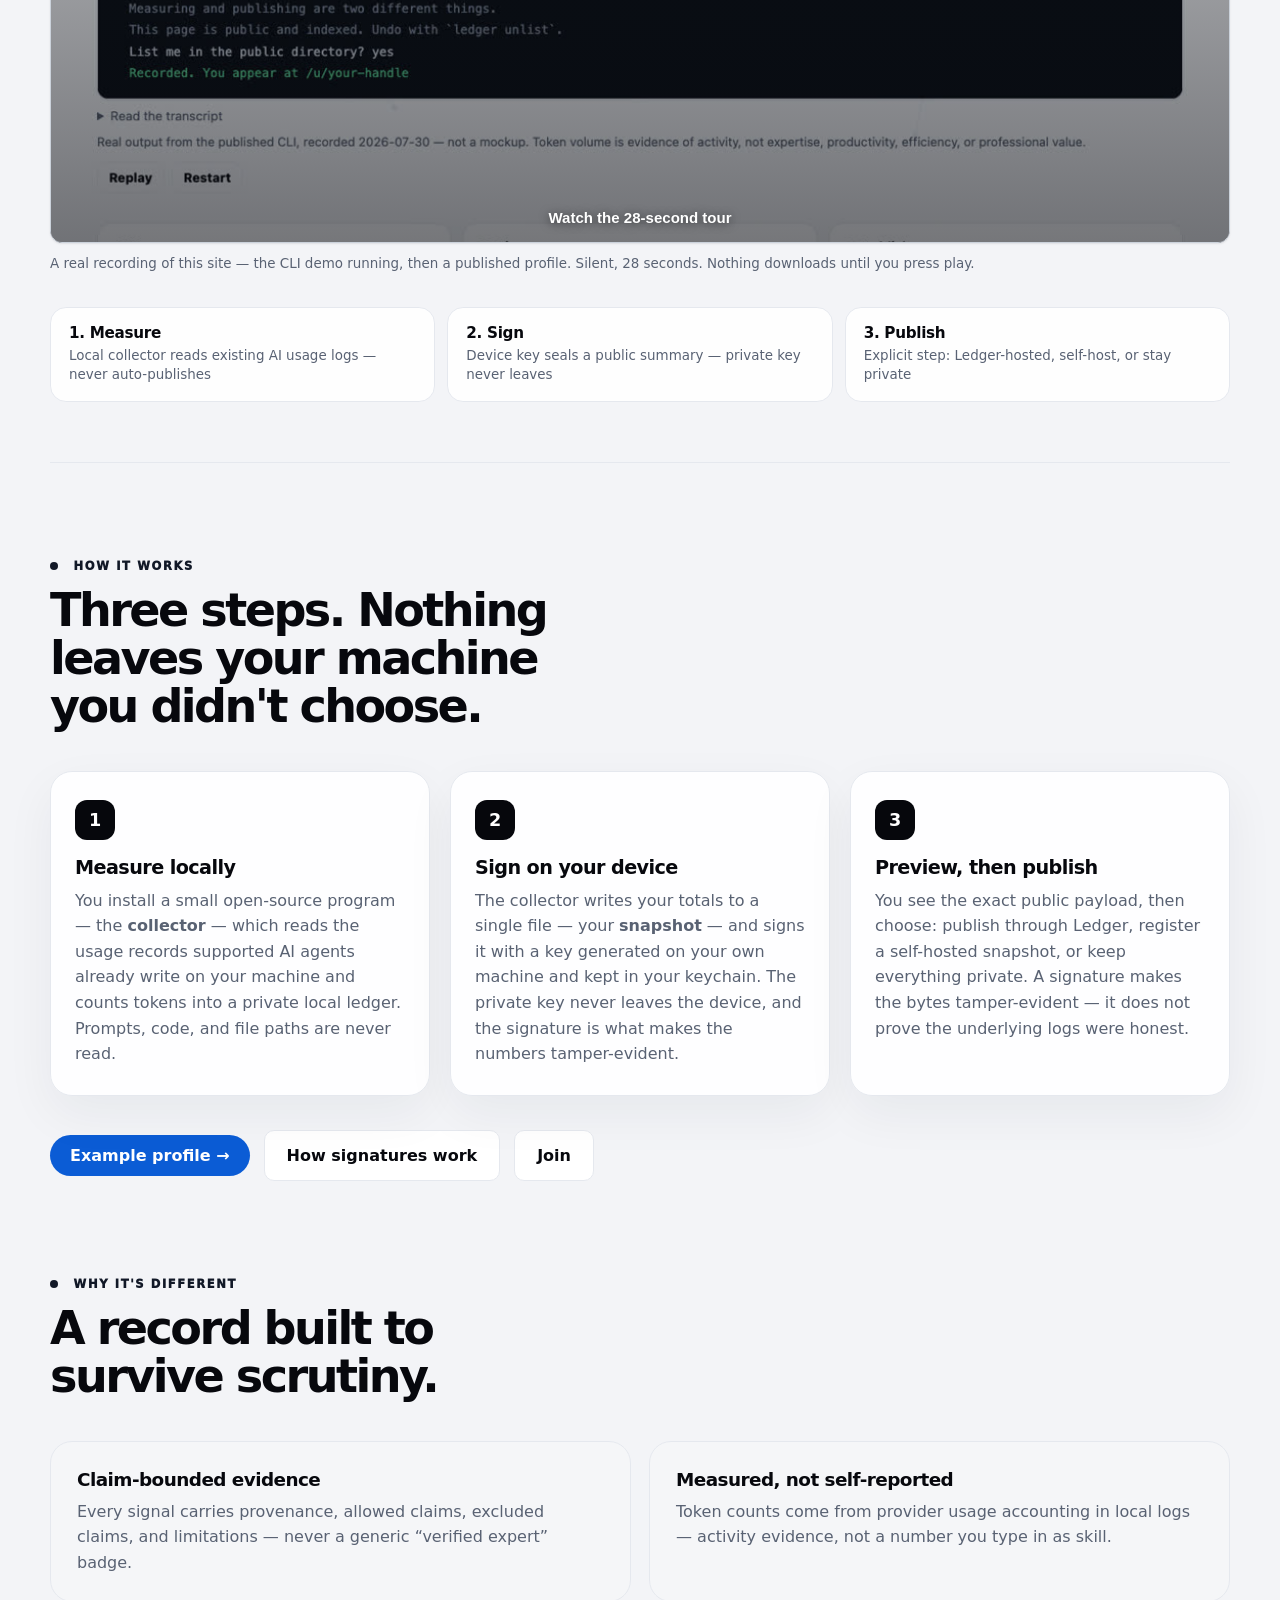
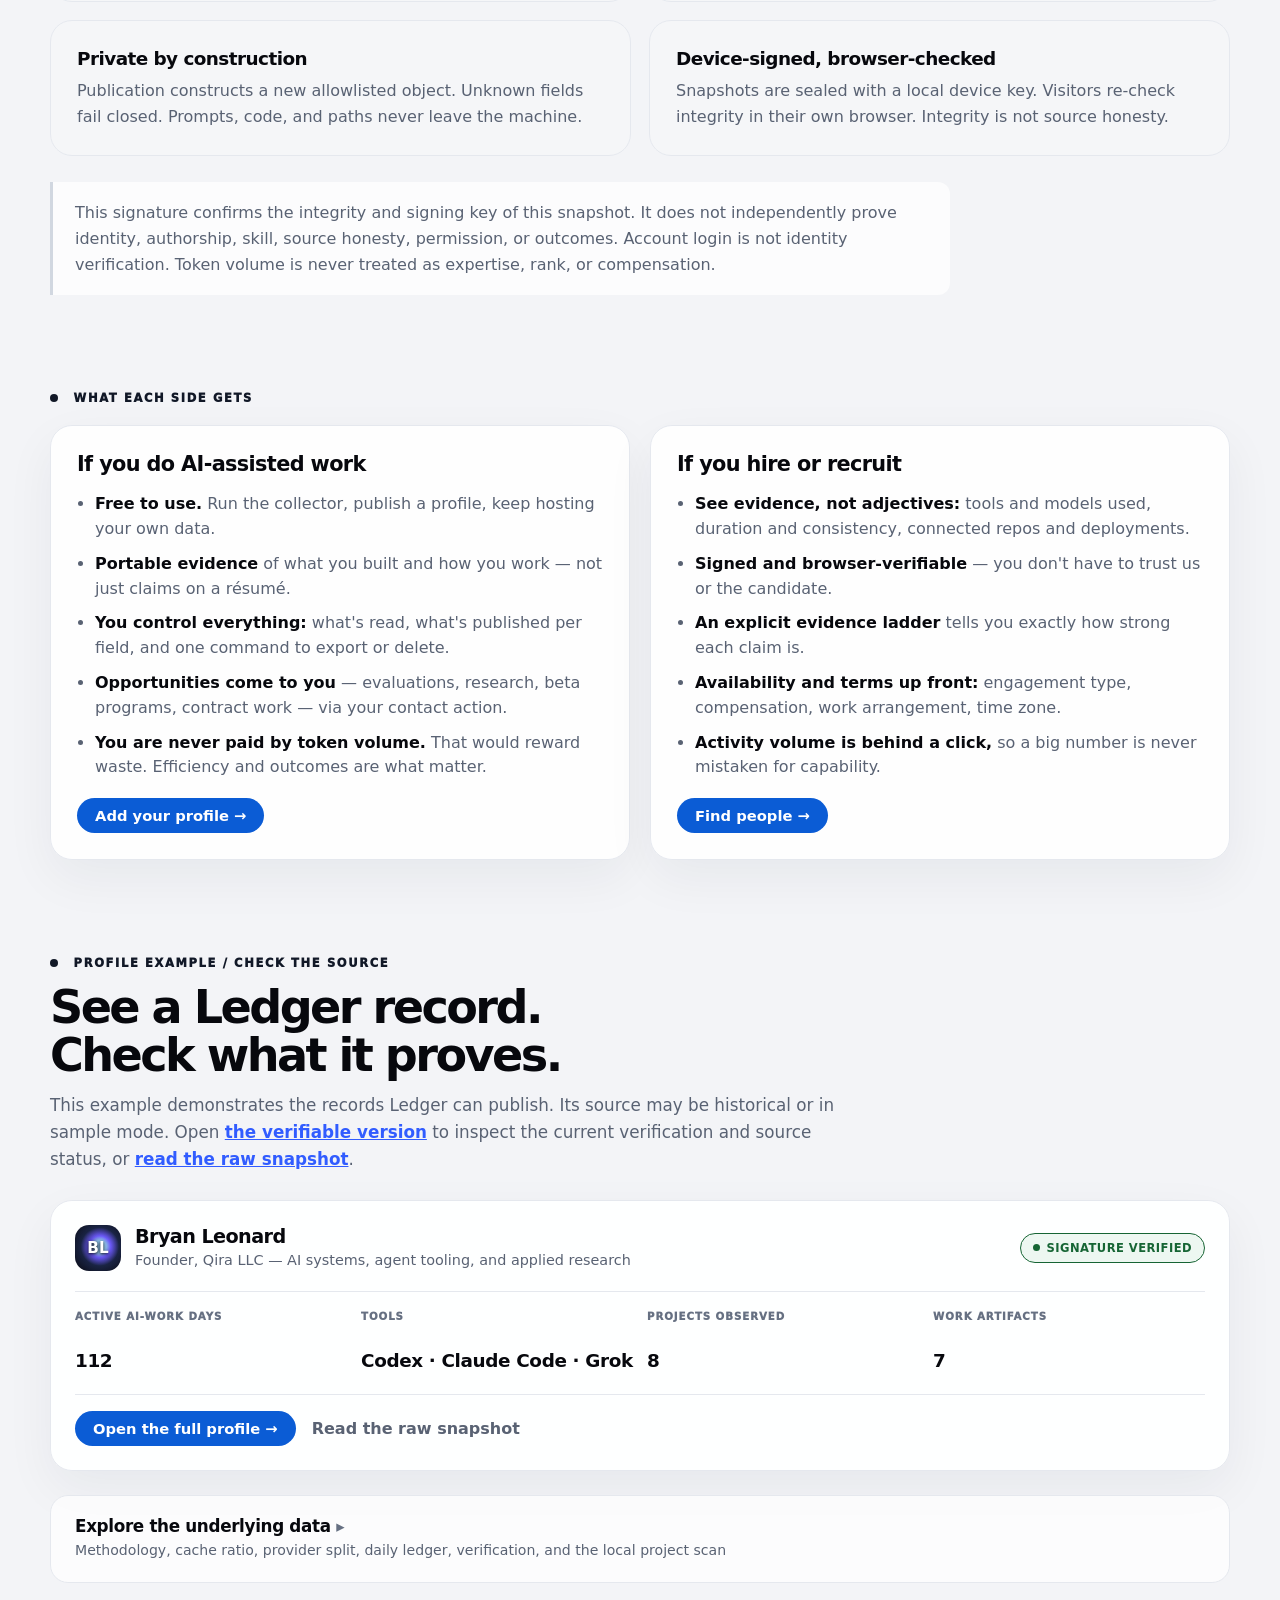
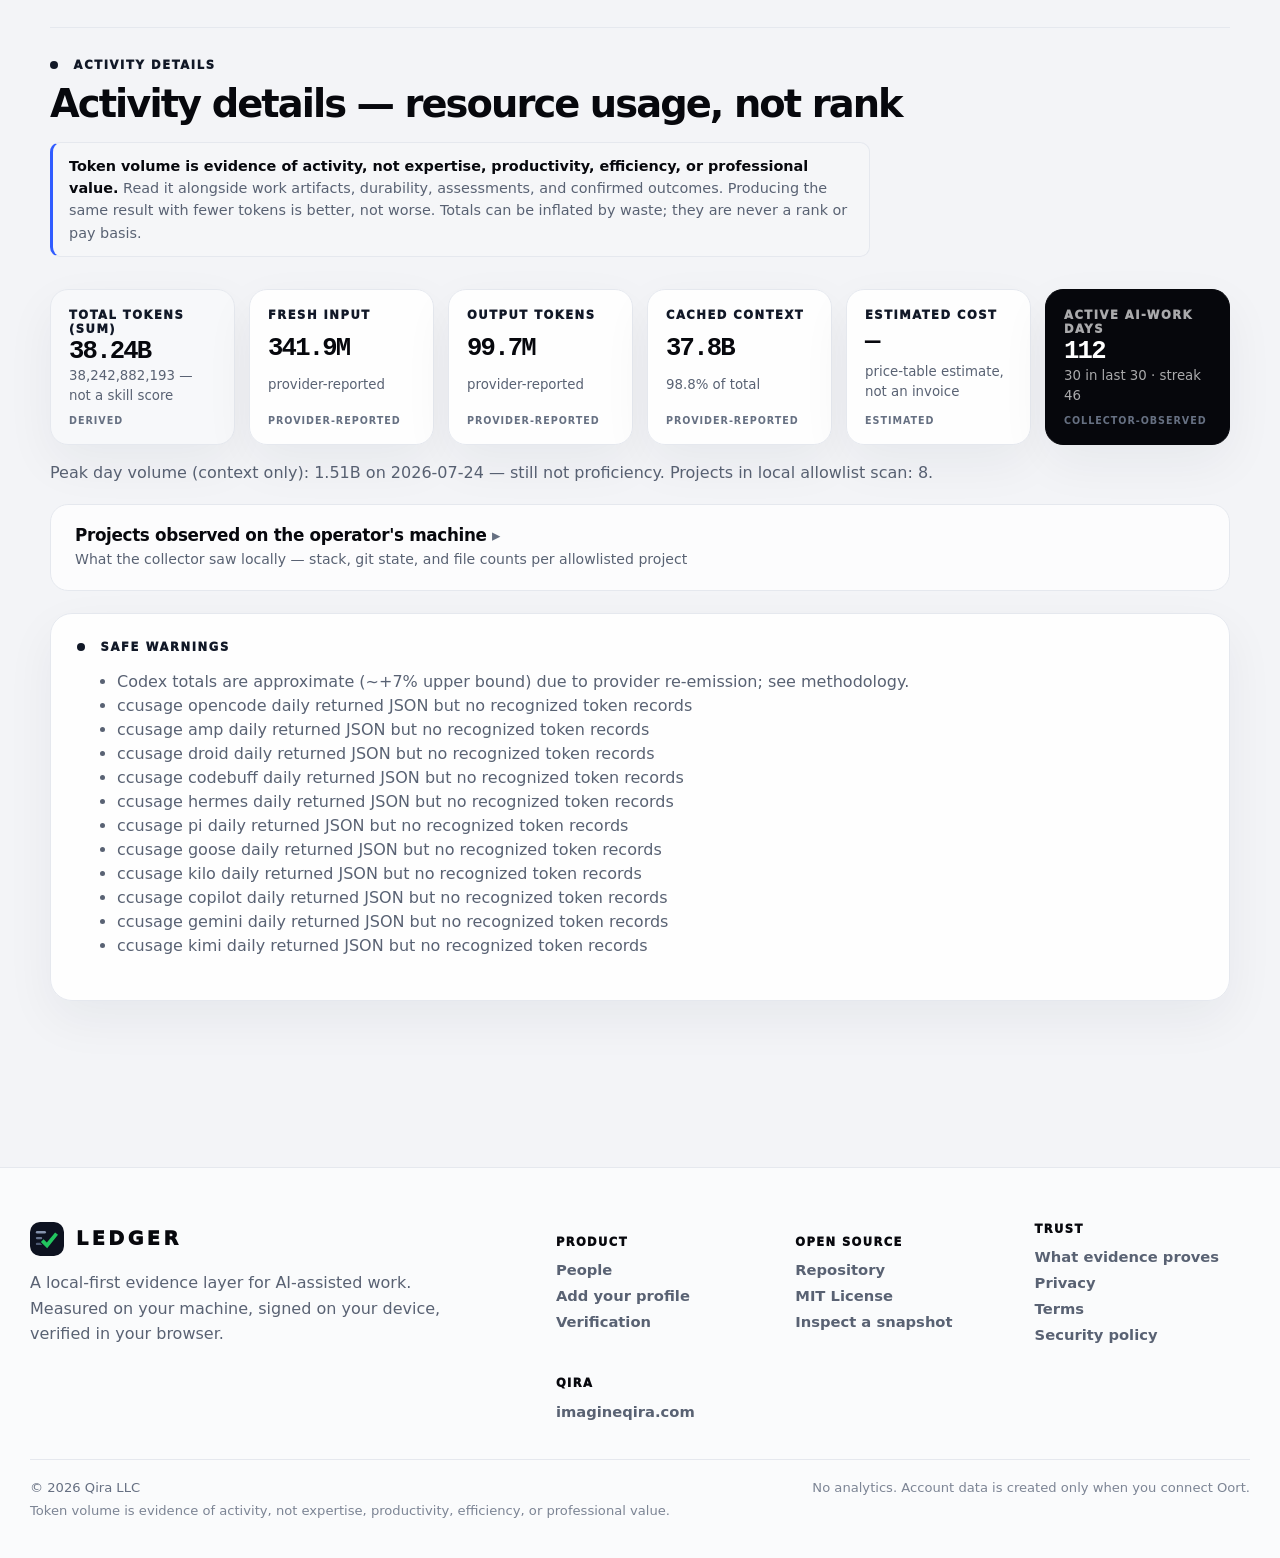
<file: verify/index.html>
<!doctype html>
<html lang="en">
  <head>
    <meta charset="UTF-8" />
    <meta name="viewport" content="width=device-width, initial-scale=1.0" />
    <meta name="theme-color" content="#05070d" />

    <title>How verification works — Ledger</title>
    <meta
      name="description"
      content="Verify a signed snapshot's integrity in your browser, and learn what the signature does and does not establish."
    />
    <link rel="canonical" href="https://ledger.imagineqira.com/verify" />

    <!-- Icons -->
    <link rel="icon" href="/favicon.svg" type="image/svg+xml" />
    <link rel="icon" href="/favicon-32.png" sizes="32x32" type="image/png" />
    <link rel="apple-touch-icon" href="/apple-touch-icon.png" />

    <!-- Open Graph (Facebook, LinkedIn, Slack, Discord, iMessage) -->
    <meta property="og:type" content="website" />
    <meta property="og:site_name" content="Ledger — Evidence layer for AI-assisted work" />
    <meta property="og:title" content="How verification works — Ledger" />
    <meta
      property="og:description"
      content="Verify a signed snapshot's integrity in your browser, and learn what the signature does and does not establish."
    />
    <meta property="og:url" content="https://ledger.imagineqira.com/verify" />
    <meta property="og:image" content="https://ledger.imagineqira.com/og.png" />
    <meta property="og:image:width" content="1200" />
    <meta property="og:image:height" content="630" />
    <meta property="og:image:alt" content="Ledger — evidence of how you work with AI, not a token leaderboard" />

    <!-- Twitter / X -->
    <meta name="twitter:card" content="summary_large_image" />
    <meta name="twitter:title" content="How verification works — Ledger" />
    <meta
      name="twitter:description"
      content="Verify a signed snapshot's integrity in your browser, and learn what the signature does and does not establish."
    />
    <meta name="twitter:image" content="https://ledger.imagineqira.com/og.png" />
    <script src="/assets/qira-apps/qira-product-launcher.js?v=20260808" defer></script>
    <script type="module" crossorigin src="/assets/index-qira-e1676cfd7b.js?v=evidence-20261119"></script>
    <link rel="stylesheet" crossorigin href="/assets/index-DPDFuOQU.css">
  <link rel="stylesheet" href="/qira-product-bar.css?v=20261016">
</head>
  <body><div class="qira-product-bar" role="navigation" aria-label="Qira ecosystem"><div class="qira-product-bar__inner"><div class="qira-product-bar__brand"><a href="https://imagineqira.com/" aria-label="Qira home">QIRA</a><span aria-hidden="true">/</span><span>Ledger</span></div><div class="qira-product-bar__links"><a href="https://imagineqira.com/products/">All products</a><a href="https://imagineqira.com/start/?goal=ledger">Getting started</a><a href="/from-flows/">Review a Flows report</a><a href="https://imagineqira.com/plans/?product=ledger#offer-ledger">Plans &amp; help</a><a href="https://imagineqira.com/account/">Qira account</a></div></div></div>
    <div id="root"></div>
    <!--
      Clean-URL restore for GitHub Pages. A hard load of /people is served by
      404.html, which redirects to /?/people (a real 200). This restores the
      clean path before the app boots, so the address bar reads /people and the
      status is 200 — no visible 404. See public/404.html.
    -->
    <script>
      (function () {
        var l = window.location;
        if (l.search[1] === '/') {
          var decoded = l.search
            .slice(1)
            .split('&')
            .map(function (s) { return s.replace(/~and~/g, '&'); })
            .join('?');
          window.history.replaceState(null, null, l.pathname.slice(0, -1) + decoded + l.hash);
        }
      })();
    </script>
  </body>
</html>
</file>
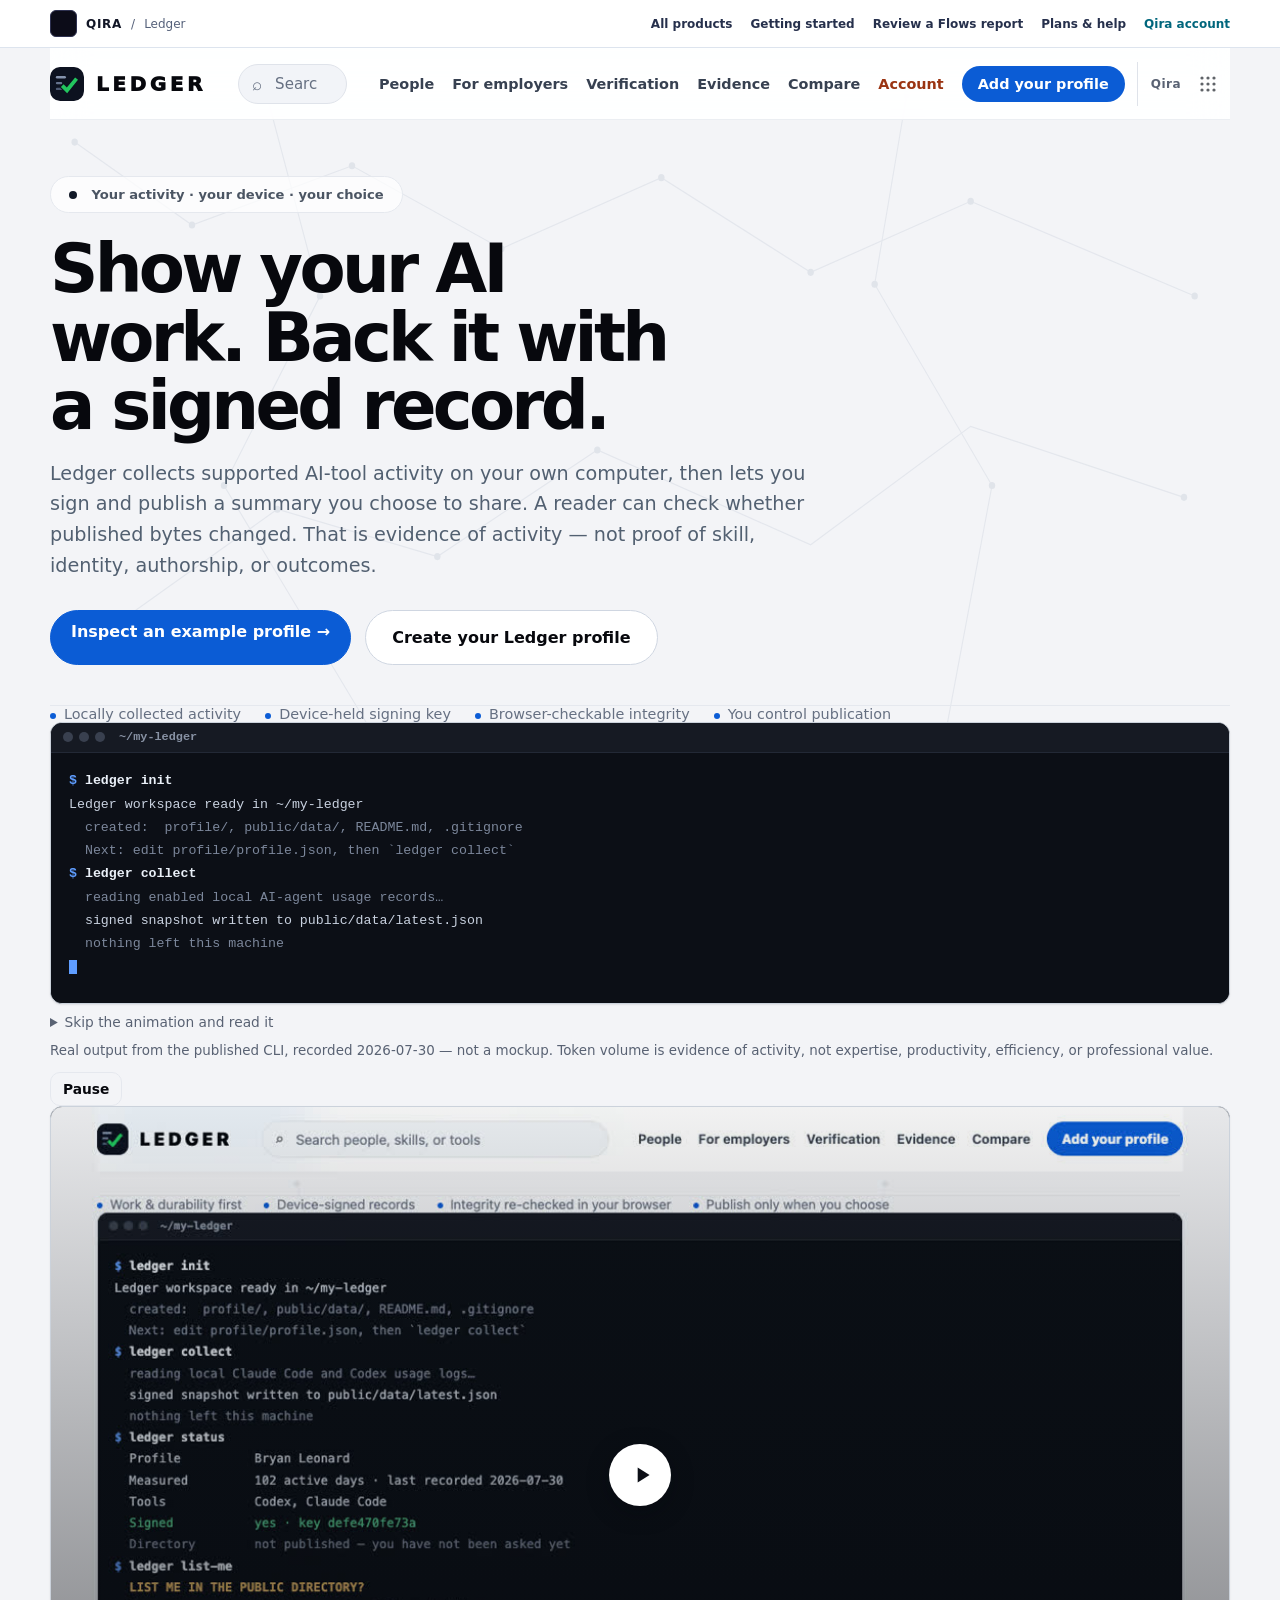
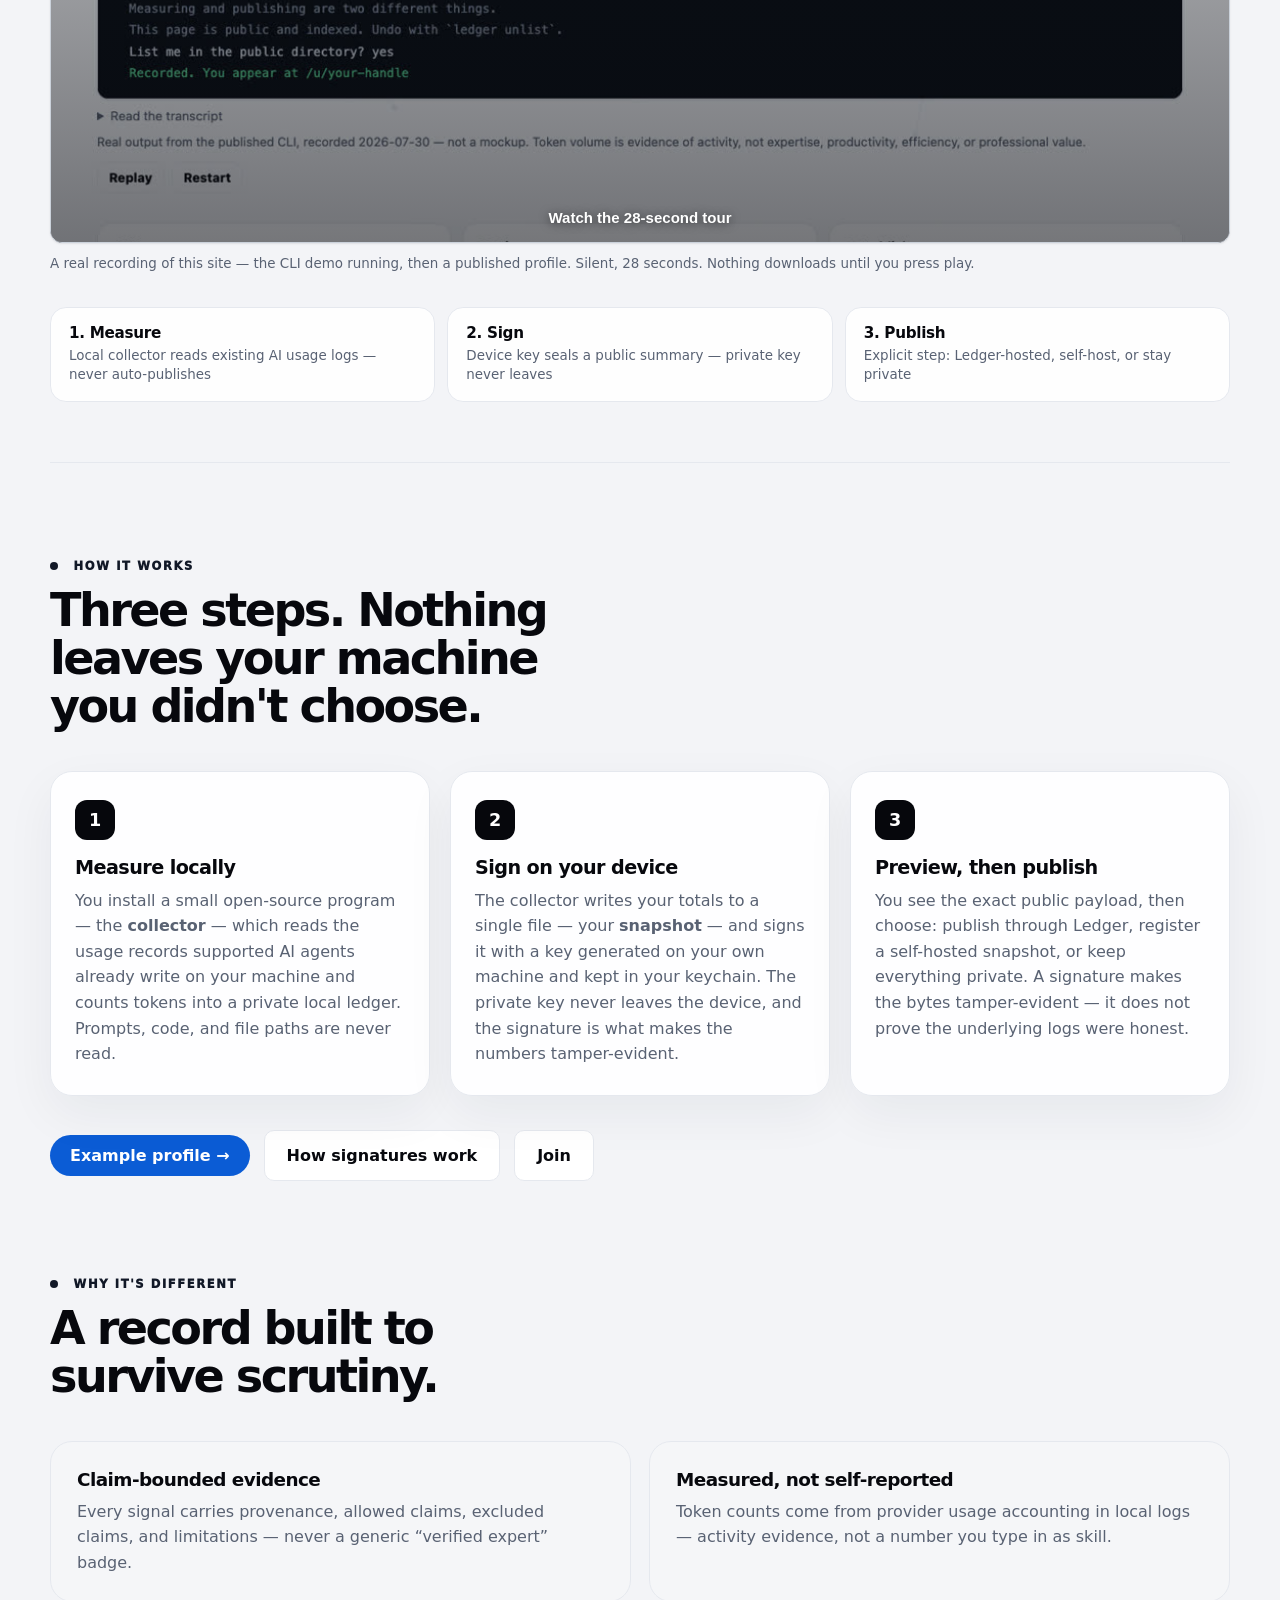
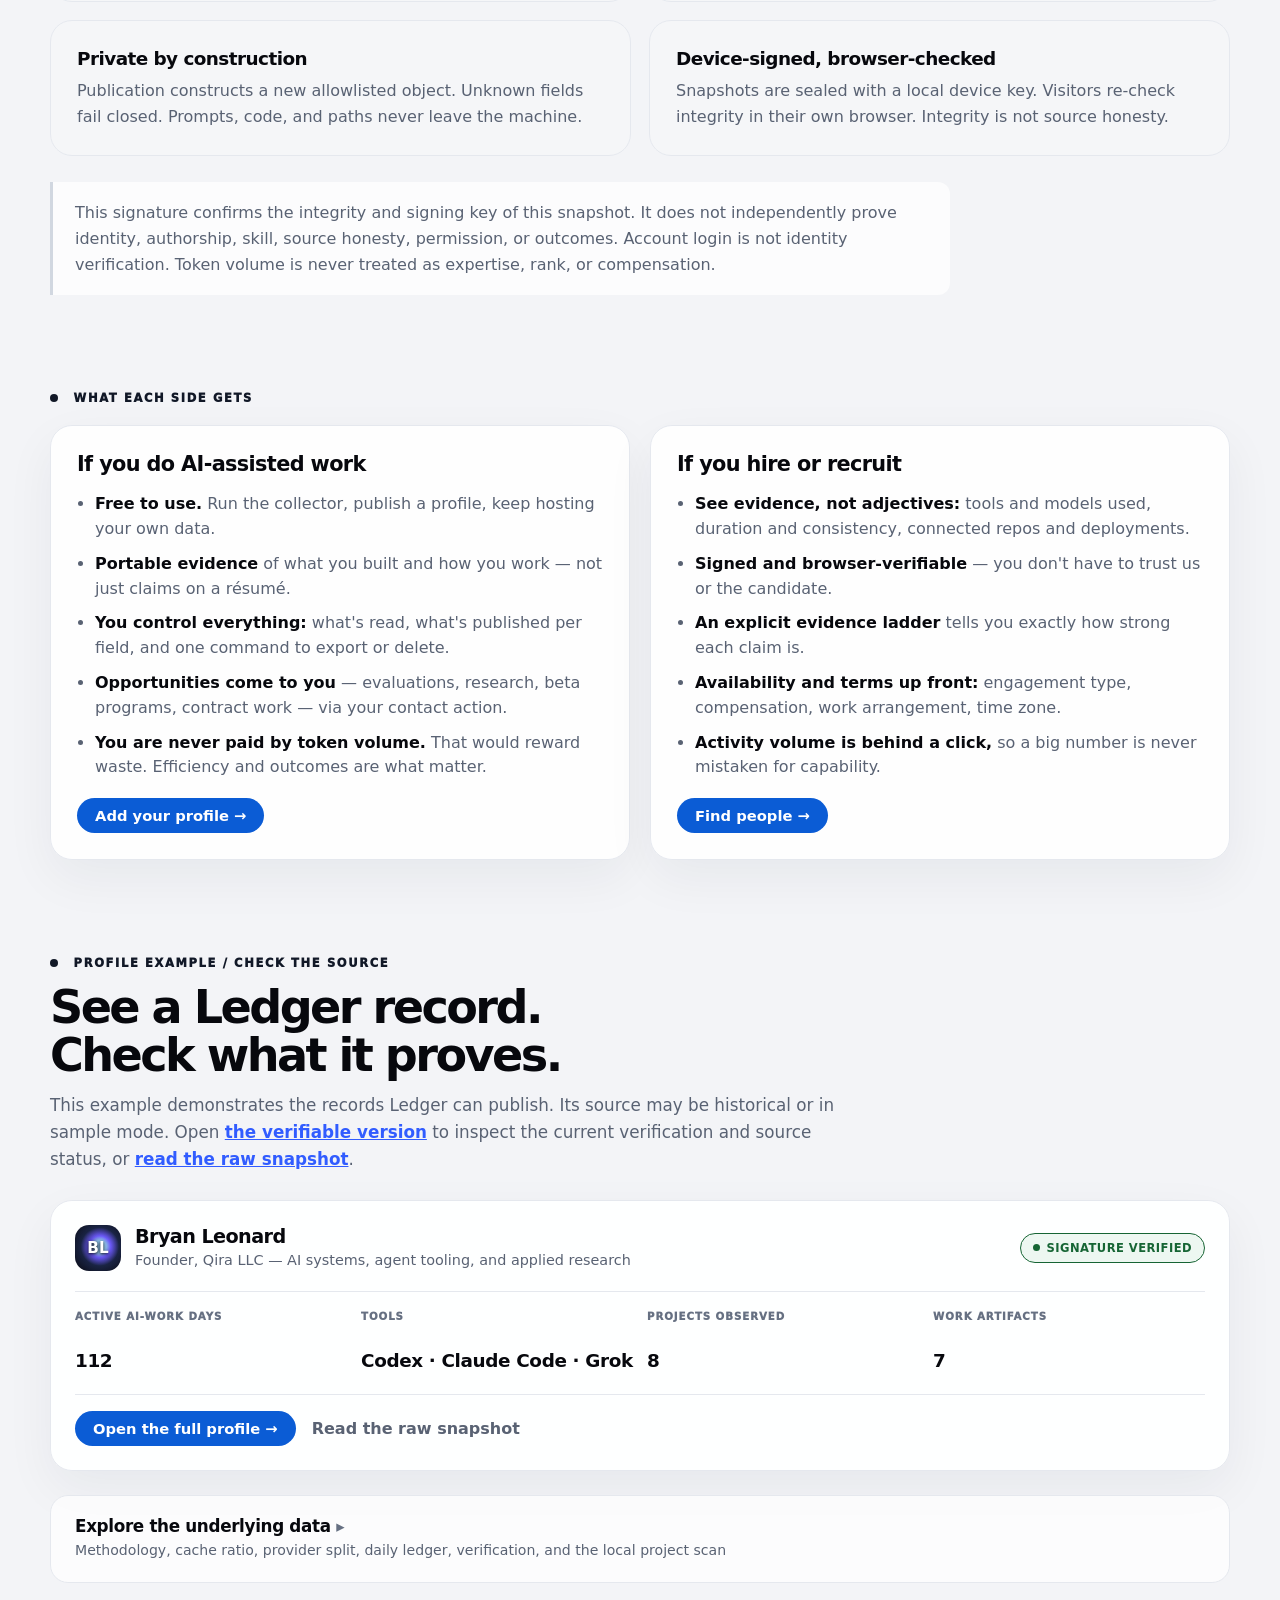
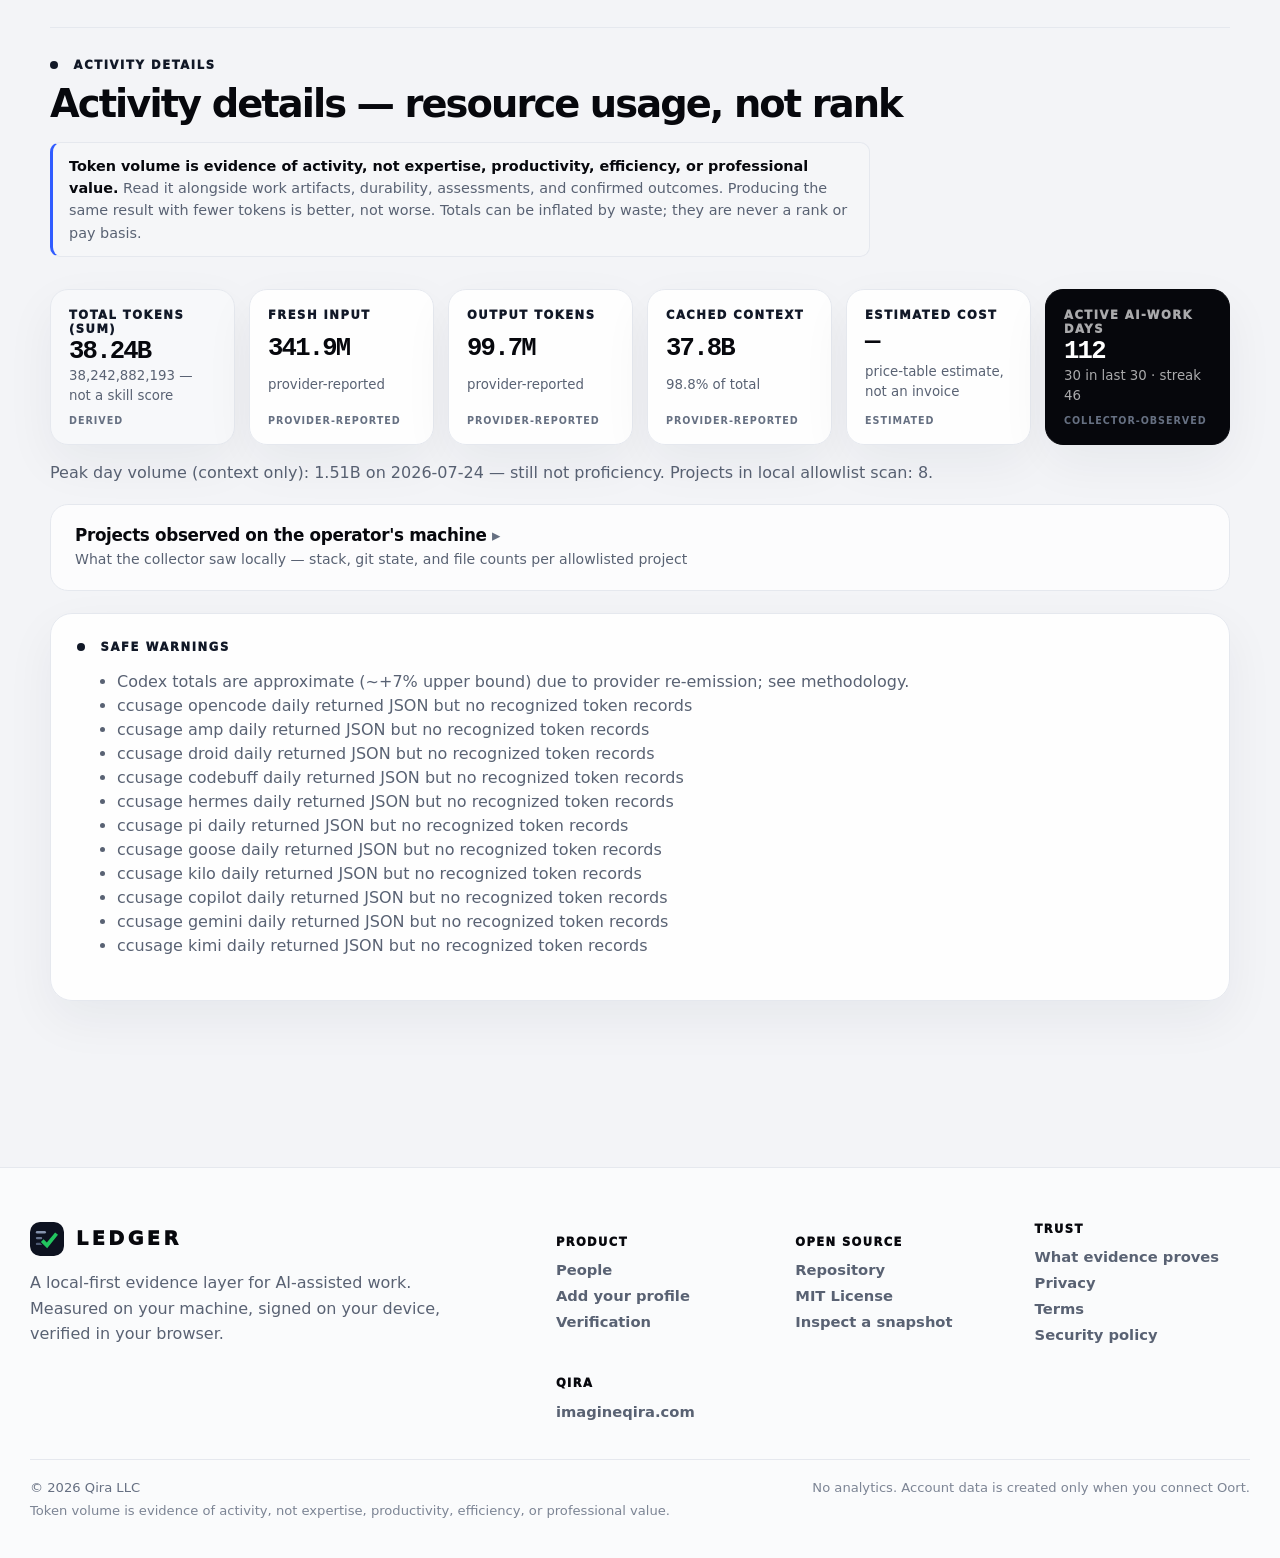
<file: u/bryan/index.html>
<!doctype html>
<html lang="en">
  <head>
    <meta charset="UTF-8" />
    <meta name="viewport" content="width=device-width, initial-scale=1.0" />
    <meta name="theme-color" content="#05070d" />

    <title>Bryan Leonard — verified AI-work profile</title>
    <meta
      name="description"
      content="Founder, Qira LLC — AI systems, agent tooling, and applied research — measured on their machine, signed on their device, and verified in your browser."
    />
    <link rel="canonical" href="https://ledger.imagineqira.com/u/bryan" />

    <!-- Icons -->
    <link rel="icon" href="/favicon.svg" type="image/svg+xml" />
    <link rel="icon" href="/favicon-32.png" sizes="32x32" type="image/png" />
    <link rel="apple-touch-icon" href="/apple-touch-icon.png" />

    <!-- Open Graph (Facebook, LinkedIn, Slack, Discord, iMessage) -->
    <meta property="og:type" content="website" />
    <meta property="og:site_name" content="Ledger — Evidence layer for AI-assisted work" />
    <meta property="og:title" content="Bryan Leonard — verified AI-work profile" />
    <meta
      property="og:description"
      content="Founder, Qira LLC — AI systems, agent tooling, and applied research — measured on their machine, signed on their device, and verified in your browser."
    />
    <meta property="og:url" content="https://ledger.imagineqira.com/u/bryan" />
    <meta property="og:image" content="https://ledger.imagineqira.com/og.png" />
    <meta property="og:image:width" content="1200" />
    <meta property="og:image:height" content="630" />
    <meta property="og:image:alt" content="Ledger — evidence of how you work with AI, not a token leaderboard" />

    <!-- Twitter / X -->
    <meta name="twitter:card" content="summary_large_image" />
    <meta name="twitter:title" content="Bryan Leonard — verified AI-work profile" />
    <meta
      name="twitter:description"
      content="Founder, Qira LLC — AI systems, agent tooling, and applied research — measured on their machine, signed on their device, and verified in your browser."
    />
    <meta name="twitter:image" content="https://ledger.imagineqira.com/og.png" />
    <script src="/assets/qira-apps/qira-product-launcher.js?v=20260808" defer></script>
    <script type="module" crossorigin src="/assets/index-qira-e1676cfd7b.js"></script>
    <link rel="stylesheet" crossorigin href="/assets/index-DPDFuOQU.css">
      <script type="application/ld+json">{"@context":"https://schema.org","@type":"ProfilePage","url":"https://ledger.imagineqira.com/u/bryan","isPartOf":{"@id":"https://ledger.imagineqira.com/#website"},"dateModified":"2026-08-08","mainEntity":{"@type":"Person","@id":"https://ledger.imagineqira.com/u/bryan#person","name":"Bryan Leonard","url":"https://ledger.imagineqira.com/u/bryan","description":"Founder, Qira LLC — AI systems, agent tooling, and applied research","address":{"@type":"PostalAddress","addressLocality":"Phoenix Metro, Arizona, US"},"sameAs":["https://imagineqira.com","https://github.com/TheArtOfSound"],"knowsAbout":["AI evaluation","Agent tooling","Applied research","Consulting","Product engineering","Codex","Claude Code","Grok"]}}</script>
  <link rel="stylesheet" href="/qira-product-bar.css?v=20261016">
</head>
  <body><div class="qira-product-bar" role="navigation" aria-label="Qira ecosystem"><div class="qira-product-bar__inner"><div class="qira-product-bar__brand"><a href="https://imagineqira.com/" aria-label="Qira home">QIRA</a><span aria-hidden="true">/</span><span>Ledger</span></div><div class="qira-product-bar__links"><a href="https://imagineqira.com/products/">All products</a><a href="https://imagineqira.com/start/?goal=ledger">Getting started</a><a href="/from-flows/">Review a Flows report</a><a href="https://imagineqira.com/plans/?product=ledger#offer-ledger">Plans &amp; help</a><a href="https://imagineqira.com/account/">Qira account</a></div></div></div>
    <div id="root"></div>
    <!--
      Clean-URL restore for GitHub Pages. A hard load of /people is served by
      404.html, which redirects to /?/people (a real 200). This restores the
      clean path before the app boots, so the address bar reads /people and the
      status is 200 — no visible 404. See public/404.html.
    -->
    <script>
      (function () {
        var l = window.location;
        if (l.search[1] === '/') {
          var decoded = l.search
            .slice(1)
            .split('&')
            .map(function (s) { return s.replace(/~and~/g, '&'); })
            .join('?');
          window.history.replaceState(null, null, l.pathname.slice(0, -1) + decoded + l.hash);
        }
      })();
    </script>
  </body>
</html>
</file>
<file: assets/index-DPDFuOQU.css>
h1,h2,h3,h4,h5,h6{letter-spacing:-.011em;color:var(--ink);text-wrap:balance;margin:0 0 .5em;font-weight:750;line-height:1.25}h1{letter-spacing:-.021em;font-size:1.95rem}h2{letter-spacing:-.015em;font-size:1.35rem}h3{font-size:1.08rem}h4{font-size:.97rem}h5,h6{font-size:.9rem;font-weight:700}:root{color:#07080d;--ink:#07080d;--muted:#596273;--faint:#667082;--line:#e5e8ee;--soft:#f5f6f8;--blue:#315cff;--dark:#05060b;background:#fbfbfc;font-family:Inter,system-ui,-apple-system,BlinkMacSystemFont,Segoe UI,sans-serif}*{box-sizing:border-box}body{min-width:320px;min-height:100vh;color:var(--ink);background:radial-gradient(circle at 82% 13%,#00000009,#0000 16rem),radial-gradient(circle at 12% 30%,#315cff0b,#0000 23rem),linear-gradient(#fff,#fbfbfc);margin:0}a{color:inherit}main{width:min(1220px,100% - 40px);margin:0 auto;padding-bottom:88px;position:relative}.network-field{pointer-events:none;z-index:0;width:100%;height:100%;position:fixed;inset:0}.network-field path{fill:none;stroke:#cfd5df;stroke-width:1px}.network-field circle{fill:#c7ced9}.topbar{z-index:5;-webkit-backdrop-filter:blur(18px);backdrop-filter:blur(18px);background:#ffffffdb;border-bottom:1px solid #e5e8eebf;justify-content:space-between;align-items:center;height:72px;display:flex;position:sticky;top:0}.brand{letter-spacing:.18em;align-items:center;gap:12px;font-size:1.25rem;font-weight:950;text-decoration:none;display:flex}.brand-mark{border-radius:10px;flex:none;width:34px;height:34px;display:block}nav{color:#374151;align-items:center;gap:28px;font-size:.92rem;font-weight:650;display:flex}nav a{text-decoration:none}.nav-button{color:#fff;background:#05060b;border-radius:9px;padding:12px 18px;font-weight:850}.hero{z-index:1;border-bottom:1px solid var(--line);flex-direction:column;justify-content:center;min-height:auto;padding:56px 0 60px;display:flex;position:relative}.hero-pill{border:1px solid var(--line);color:#4b5563;background:#ffffffb8;border-radius:999px;width:fit-content;padding:10px 18px;font-size:.82rem;font-weight:800}.hero-pill span,.section-kicker span,.tier-label span{background:#111827;border-radius:999px;width:8px;height:8px;margin-right:10px;display:inline-block}.hero h1{letter-spacing:-.055em;max-width:16ch;margin:22px 0 18px;font-size:clamp(2.6rem,5.4vw,4.2rem);line-height:1.02}.hero p{color:#526071;max-width:62ch;margin:0;font-size:clamp(1.05rem,1.5vw,1.24rem);line-height:1.6}.hero-actions{flex-wrap:wrap;gap:14px;margin-top:28px;display:flex}.hero-actions a{background:#fff;border:1px solid #cfd6e1;border-radius:10px;padding:17px 26px;font-weight:900;text-decoration:none}.hero-actions a:first-child{color:#fff;background:#06070c;border-color:#06070c}.hero-facts{border-top:1px solid var(--line);color:#667082;flex-wrap:wrap;gap:24px;margin:40px 0 0;padding:22px 0 0;font-size:.9rem;display:flex}.notice{color:#9f1239;background:#fff4f5;border:1px solid #f0c8ce;border-radius:12px;width:fit-content;margin-top:22px;padding:12px 14px}code{background:#f1f3f6;border-radius:6px;padding:2px 6px}.metrics-grid{z-index:1;grid-template-columns:repeat(6,1fr);gap:14px;margin:32px 0 18px;display:grid;position:relative}.metric,.panel,.project-card{border:1px solid var(--line);background:#ffffffe0;box-shadow:0 18px 50px #141e320e}.metric{border-radius:18px;flex-direction:column;justify-content:space-between;min-height:156px;padding:18px;display:flex}.metric span,.section-kicker,dt,.tier-label{color:#111827;letter-spacing:.13em;text-transform:uppercase;font-size:.72rem;font-weight:950}.metric strong{letter-spacing:-.07em;font-family:ui-monospace,SFMono-Regular,Menlo,Monaco,Consolas,monospace;font-size:clamp(1.35rem,2vw,1.85rem)}.metric small,.panel-copy,.data-row small,.project-card p,.project-card small,dd,.warnings li,.section-title-row p{color:var(--muted);line-height:1.5}.metric--dark{color:#fff;background:#06070c;border-color:#06070c}.metric--dark span,.metric--dark small{color:#ffffffa8}.metric--quiet{background:#f7f8fa}.panel-grid{z-index:1;grid-template-columns:1.15fr .85fr;gap:18px;display:grid;position:relative}.panel{border-radius:22px;padding:26px}.wide-panel{grid-row:span 2}.full-panel{grid-column:1/-1}.panel h2,.project-section h2{letter-spacing:-.065em;margin:10px 0 12px;font-size:clamp(1.9rem,3.5vw,3.1rem);line-height:1.02}.ratio-track{background:#edf0f5;border-radius:999px;height:18px;margin:24px 0 18px;overflow:hidden}.ratio-track div{border-radius:inherit;background:linear-gradient(90deg,#06070c,#315cff);height:100%}.split-two{grid-template-columns:1fr 1fr;gap:12px;display:grid}.split-two div{border:1px solid var(--line);background:#f8f9fb;border-radius:16px;padding:16px}.split-two span{color:#667082;text-transform:uppercase;letter-spacing:.1em;font-size:.74rem;font-weight:900;display:block}.split-two strong{letter-spacing:-.06em;margin:5px 0;font-size:2.15rem;display:block}.data-row{border-bottom:1px solid var(--line);justify-content:space-between;gap:18px;padding:14px 0;display:flex}.data-row strong{display:block}.data-row div:last-child{text-align:right}.bars{align-items:end;gap:10px;height:290px;padding-top:20px;display:flex}.bar-wrap{text-align:center;flex-direction:column;flex:1;justify-content:end;gap:8px;min-width:18px;height:100%;display:flex}.bar{background:#08090e;border-radius:999px 999px 6px 6px;min-height:7px;position:relative;overflow:hidden}.bar span{background:#315cff;position:absolute;bottom:0;left:0;right:0}.bar-wrap small{color:#667082;font-size:.72rem}.project-section{z-index:1;margin-top:110px;position:relative}.tier-label{margin-bottom:22px}.project-title-row{grid-template-columns:minmax(0,1fr) minmax(320px,520px);align-items:end}.section-title-row{gap:26px;margin-bottom:28px;display:grid}.scanner-summary{grid-template-columns:repeat(3,1fr);gap:10px;display:grid}.scanner-summary div{border:1px solid var(--line);background:#ffffffc7;border-radius:18px;padding:16px}.scanner-summary strong{letter-spacing:-.06em;font-size:1.7rem;display:block}.scanner-summary span{color:#667082;text-transform:uppercase;letter-spacing:.1em;margin-top:2px;font-size:.72rem;font-weight:900;display:block}.project-matrix{grid-template-columns:repeat(4,minmax(0,1fr));align-items:stretch;gap:16px;display:grid}.project-card{border-radius:22px;flex-direction:column;gap:14px;min-height:320px;padding:20px;display:flex;position:relative;overflow:hidden}.project-card.is-missing{background:linear-gradient(#fbfcfe,#f7f8fa)}.project-index{color:#e1e6ef;letter-spacing:-.08em;z-index:0;font-size:3.8rem;font-weight:950;line-height:1;position:absolute;bottom:14px;right:18px}.project-head,.project-card p,.project-diagnostics,.project-links,.tag-row,.count-row,.project-card small{z-index:1;position:relative}.project-head{justify-content:space-between;align-items:flex-start;gap:14px;display:flex}.project-head strong{letter-spacing:-.045em;font-size:1.3rem;display:block}.project-head span{color:#667082;text-transform:uppercase;letter-spacing:.12em;margin-top:5px;font-size:.68rem;font-weight:950;display:block}.project-head b{color:#166534;letter-spacing:.12em;background:#edf7f1;border-radius:999px;flex:none;padding:6px 9px;font-size:.64rem}.project-card.is-missing .project-head b{color:#667085;background:#f1f3f6}.project-diagnostics{grid-template-columns:repeat(2,minmax(0,1fr));gap:8px;display:grid}.project-diagnostics div{border:1px solid var(--line);background:#fafbfc;border-radius:13px;min-width:0;padding:9px 10px}.project-diagnostics span{color:#667082;text-transform:uppercase;letter-spacing:.1em;font-size:.62rem;font-weight:950;display:block}.project-diagnostics strong{text-overflow:ellipsis;white-space:nowrap;margin-top:3px;font-size:.82rem;display:block;overflow:hidden}.project-links,.tag-row,.count-row{flex-wrap:wrap;gap:7px;display:flex}.project-links a,.project-links span,.tag-row span,.count-row span{border:1px solid var(--line);color:#475467;background:#f8f9fb;border-radius:999px;padding:6px 8px;font-size:.72rem;font-weight:850;text-decoration:none}.tag-row span{color:#fff;background:#05060b;border-color:#05060b}.proof-list{gap:10px;margin:0;display:grid}.proof-list div{border-bottom:1px solid var(--line);grid-template-columns:132px 1fr;gap:12px;padding-bottom:10px;display:grid}dd{word-break:break-word;margin:0;line-height:1.5}.proof-list dd,.kv strong{font-family:ui-monospace,SFMono-Regular,Menlo,Monaco,Consolas,monospace;font-size:.82rem}.warnings{z-index:1;margin-top:22px;position:relative}@media (width<=1080px){.metrics-grid{grid-template-columns:repeat(3,1fr)}.panel-grid,.project-title-row{grid-template-columns:1fr}.wide-panel{grid-row:auto}.project-matrix{grid-template-columns:repeat(2,minmax(0,1fr))}nav{gap:14px}}@media (width<=720px){main{width:min(100% - 24px,1220px)}.topbar{height:auto;padding:14px 0}.brand span{font-size:1rem}nav{display:none}.hero{min-height:650px;padding-top:60px}.hero h1{font-size:clamp(3.1rem,16vw,4.8rem)}.hero-actions,.hero-facts{display:grid}.metrics-grid,.split-two,.project-matrix,.scanner-summary{grid-template-columns:1fr}.proof-list div,.data-row{grid-template-columns:1fr;display:grid}.data-row div:last-child{text-align:left}.project-card{min-height:auto}}.evidence-tag{letter-spacing:.1em;text-transform:uppercase;color:var(--faint);margin-top:8px;font-size:.6rem;font-style:normal;font-weight:800}.methodology-grid{grid-template-columns:1fr;gap:10px;margin:6px 0 14px;display:grid}@media (width>=720px){.methodology-grid{grid-template-columns:1fr 1fr}}.methodology-row{border:1px solid var(--line);background:var(--soft);border-radius:12px;padding:12px 14px}.methodology-head{justify-content:space-between;align-items:center;gap:10px;margin-bottom:6px;display:flex}.methodology-head strong{font-size:.92rem}.methodology-row small{color:var(--muted);font-size:.8rem;line-height:1.45}.evidence-chip{letter-spacing:.08em;text-transform:uppercase;white-space:nowrap;border:1px solid #0000;border-radius:999px;padding:3px 8px;font-size:.62rem;font-weight:900}.evidence-provider_reported{color:#2947cc;background:#315cff1f;border-color:#315cff40}.evidence-collector_derived{color:#0f766e;background:#0d94881f;border-color:#0d948840}.evidence-tokenizer_estimated{color:#b45309;background:#b453091f;border-color:#b4530947}.evidence-application_reported{color:#4338ca;background:#4f46e51f;border-color:#4f46e540}.evidence-user_submitted{color:#4b5563;background:#6b728024;border-color:#6b72804d}.methodology-not{margin:6px 0 0;padding-left:18px}.methodology-not li{color:var(--muted);font-size:.82rem;line-height:1.55}.profile{z-index:1;flex-direction:column;gap:18px;margin:28px 0 8px;display:flex;position:relative}.profile-card{border:1px solid var(--line);background:#ffffffe6;border-radius:22px;flex-wrap:wrap;justify-content:space-between;align-items:flex-start;gap:16px 24px;padding:24px;display:flex;box-shadow:0 18px 50px #141e320f}.profile-id{flex:340px;align-items:flex-start;gap:18px;min-width:0;display:flex}.profile-avatar{letter-spacing:-.03em;color:#fff;background:linear-gradient(135deg,#05060b,#315cff);border-radius:20px;flex:none;justify-content:center;align-items:center;width:66px;height:66px;font-size:1.5rem;font-weight:950;display:flex}.profile-name{letter-spacing:-.02em;margin:0;font-size:1.55rem}.profile-pronouns{color:var(--faint);letter-spacing:0;font-size:.9rem;font-weight:600}.profile-role{color:var(--muted);margin:2px 0 0;font-weight:600}.profile-meta{color:var(--muted);flex-wrap:wrap;gap:8px 14px;margin-top:8px;font-size:.85rem;display:flex}.profile-avail{color:#0f766e;font-weight:700}.profile-links{gap:14px;margin-top:10px;display:flex}.profile-links a{color:var(--blue);font-size:.82rem;font-weight:800;text-decoration:none}.profile-verify{border-top:1px solid var(--line);flex-wrap:wrap;flex-basis:100%;justify-content:flex-start;align-items:center;gap:8px;width:100%;margin-top:4px;padding-top:16px;display:flex}.vchip-more{cursor:pointer;color:var(--muted);border:1px dashed var(--line);background:#fff;text-decoration:none}.vchip-more:hover{color:var(--ink);border-color:var(--faint)}.idp-explain{color:var(--muted);align-self:center;font-size:.72rem;font-weight:700;text-decoration:none}.idp-explain:hover{color:var(--ink);text-decoration:underline}.vchip{letter-spacing:.02em;border:1px solid var(--line);background:var(--soft);color:var(--muted);cursor:help;border-radius:999px;align-items:center;gap:6px;padding:5px 10px;font-size:.7rem;font-weight:800;display:inline-flex}.vchip b{font-size:.72rem}.vchip-verified{color:#0f766e;background:#0d94881f;border-color:#0d948847}.vchip-reported{color:#2947cc;background:#315cff1a;border-color:#315cff38}.vchip-pending{color:#4b5563;background:#6b72801f;border-color:#6b728040}.vchip-unverified,.vchip-self_submitted{color:#92400e;background:#b4530914;border-color:#b4530933}.profile-bio{color:var(--muted);max-width:820px;margin:0;line-height:1.55}.profile-stats{grid-template-columns:repeat(6,1fr);gap:12px;display:grid}.profile-stats>div{border:1px solid var(--line);background:#ffffffd9;border-radius:14px;padding:14px}.profile-stats strong{letter-spacing:-.05em;font-family:ui-monospace,SFMono-Regular,Menlo,monospace;font-size:1.4rem;display:block}.profile-stats span{color:var(--muted);text-transform:uppercase;letter-spacing:.06em;margin-top:4px;font-size:.72rem;font-weight:700;display:block}.profile-cols{grid-template-columns:1fr 1fr;gap:16px;display:grid}.profile-block{border:1px solid var(--line);background:var(--soft);border-radius:16px;padding:16px}.profile-block h3{letter-spacing:.12em;text-transform:uppercase;color:#111827;margin:0 0 10px;font-size:.72rem;font-weight:950}.profile-block h3:not(:first-child){margin-top:14px}.tag-row{flex-wrap:wrap;gap:7px;margin-bottom:4px;display:flex}.tag-row span{color:var(--muted);border:1px solid var(--line);background:#fff;border-radius:999px;padding:4px 10px;font-size:.76rem;font-weight:700}.tag-row .tag-strong{color:#111827;background:#315cff0f;border-color:#315cff4d}.tag-row .tag-open{color:#0f766e;background:#0d94880f;border-color:#0d94884d}.profile-heatmap{border:1px solid var(--line);background:#ffffffd9;border-radius:16px;padding:16px}.heatmap{padding:10px 0 4px;overflow-x:auto}.heatmap-grid{gap:3px;min-width:min-content;display:flex}.heatmap-col{flex-direction:column;gap:3px;display:flex}.heatmap-cell{background:var(--soft);border-radius:3px;width:12px;height:12px}.heatmap-cell.hm-empty{background:0 0}.heatmap .hm-0{background:#eceef3}.heatmap .hm-1{background:#c7d2fe}.heatmap .hm-2{background:#8ea2ff}.heatmap .hm-3{background:#5470ff}.heatmap .hm-4{background:#2947cc}.heatmap-legend{color:var(--faint);align-items:center;gap:5px;margin-top:10px;font-size:.7rem;font-weight:700;display:flex}.heatmap-legend i{border-radius:3px;width:12px;height:12px;display:inline-block}.profile-note{color:var(--faint);margin:12px 0 0;font-size:.78rem;line-height:1.5}@media (width<=900px){.profile-stats{grid-template-columns:repeat(3,1fr)}.profile-cols{grid-template-columns:1fr}.profile-verify{justify-content:flex-start;max-width:none}}@media (width<=520px){.profile-stats{grid-template-columns:repeat(2,1fr)}}body{overflow-x:clip}.panel-grid>*,.metrics-grid>*,.panel{min-width:0}.bars{overflow-x:auto}@media (width<=560px){.metrics-grid{grid-template-columns:repeat(2,1fr)}}.profile-work{border:1px solid var(--line);background:#ffffffe6;border-radius:22px;flex-direction:column;gap:16px;padding:22px;display:flex}.work-head h3{letter-spacing:-.02em;margin:6px 0 4px;font-size:1.2rem}.work-head p{color:var(--muted);max-width:760px;margin:0;font-size:.88rem;line-height:1.5}.work-grid{grid-template-columns:repeat(auto-fill,minmax(268px,1fr));gap:12px;display:grid}.work-card{border:1px solid var(--line);background:#fff;border-radius:16px;flex-direction:column;gap:8px;padding:14px;display:flex}.work-card.work-collector_observed{border-color:#0f766e59;box-shadow:inset 0 0 0 1px #0f766e14}.work-top{flex-wrap:wrap;justify-content:space-between;align-items:center;gap:8px;display:flex}.work-type{letter-spacing:.12em;text-transform:uppercase;color:var(--faint);font-size:.68rem;font-weight:900}.work-badge{border:1px solid var(--line);white-space:nowrap;cursor:help;border-radius:999px;align-items:center;gap:5px;padding:3px 8px;font-size:.7rem;font-weight:800;display:inline-flex}.work-badge b{font-size:.75rem;line-height:1}.wb-collector_observed{color:#0f766e;background:#0f766e17;border-color:#0f766e4d}.wb-link_provided{color:#1d4ed8;background:#1d4ed814;border-color:#1d4ed840}.wb-self_reported{color:var(--muted);background:#64748b14}.work-title{letter-spacing:-.01em;font-size:.97rem;line-height:1.3}.work-desc{color:var(--muted);margin:0;font-size:.83rem;line-height:1.5}.work-foot{color:var(--faint);flex-wrap:wrap;gap:6px 12px;margin-top:auto;padding-top:4px;font-size:.74rem;font-weight:600;display:flex}.work-foot a{color:var(--blue);font-weight:800;text-decoration:none}.work-foot a:hover{text-decoration:underline}.work-outcomes h3{letter-spacing:-.02em;margin:4px 0 6px;font-size:1.05rem}.work-outcome-note,.work-empty{color:var(--muted);max-width:760px;margin:0 0 10px;font-size:.85rem;line-height:1.55}.work-empty{border:1px dashed var(--line);background:#64748b0a;border-radius:14px;padding:14px}@media (width<=720px){.profile-work{border-radius:18px;padding:16px}.work-grid{grid-template-columns:1fr}}a:focus-visible,button:focus-visible,summary:focus-visible,details:focus-visible,[tabindex]:focus-visible{outline-offset:2px;border-radius:4px;outline:3px solid #6ea8fe}a:focus,button:focus,summary:focus{outline-offset:2px;outline:3px solid #6ea8fe}a:focus:not(:focus-visible),button:focus:not(:focus-visible),summary:focus:not(:focus-visible){outline:none}@media (prefers-reduced-motion:reduce){*,:before,:after{scroll-behavior:auto!important;transition-duration:.01ms!important;animation-duration:.01ms!important;animation-iteration-count:1!important}}.heatmap-data{margin-top:.75rem;font-size:.85rem}.heatmap-data summary{cursor:pointer;color:var(--muted,#9aa4b2);padding:.25rem 0}.heatmap-data summary:hover{color:var(--text,#e6edf3)}.heatmap-table-wrap{max-height:22rem;margin-top:.5rem;overflow:auto}.heatmap-data table{border-collapse:collapse;font-variant-numeric:tabular-nums;width:100%}.heatmap-data caption{text-align:left;color:var(--muted,#9aa4b2);padding-bottom:.5rem}.heatmap-data th,.heatmap-data td{text-align:left;border-bottom:1px solid #ffffff14;padding:.3rem .6rem;font-weight:400}.heatmap-data thead th{background:var(--panel,#12161c);font-weight:600;position:sticky;top:0}.heatmap-data td{text-align:right}.skip-link{z-index:100;color:#0b0e13;background:#6ea8fe;border-radius:0 0 6px;padding:.6rem 1rem;font-weight:600;position:absolute;top:0;left:-9999px}.skip-link:focus{left:0}.directory,.join,.verify-page{z-index:1;padding-top:48px;position:relative}.directory-head{flex-wrap:wrap;justify-content:space-between;align-items:flex-start;gap:24px;margin-bottom:30px;display:flex}.directory-head h2{letter-spacing:-.065em;margin:0 0 10px;font-size:clamp(1.9rem,3.5vw,3.1rem);line-height:1.02}.directory-head p{max-width:62ch;color:var(--muted);margin:0;line-height:1.55}.cta{color:#fff;white-space:nowrap;background:#06070c;border-radius:10px;padding:15px 22px;font-weight:900;text-decoration:none;display:inline-block}.cta:hover{background:#1b1f2b}.directory-controls{flex-wrap:wrap;align-items:center;gap:14px;margin-bottom:24px;display:flex}.directory-controls input[type=search]{border:1px solid var(--line);min-width:0;color:var(--ink);font:inherit;background:#fff;border-radius:10px;flex:22rem;padding:14px 16px}.directory-controls input[type=search]:focus-visible{outline:2px solid var(--blue);outline-offset:2px}.toggle{color:var(--muted);align-items:center;gap:8px;font-size:.92rem;font-weight:700;display:inline-flex}.member-grid{grid-template-columns:repeat(auto-fill,minmax(min(100%,21rem),1fr));gap:16px;margin:0;padding:0;list-style:none;display:grid}.member-card{border:1px solid var(--line);background:#ffffffe0;border-radius:22px;flex-direction:column;gap:14px;padding:22px;display:flex;box-shadow:0 18px 50px #141e320e}.member-link{color:inherit;align-items:flex-start;gap:14px;text-decoration:none;display:flex}.member-link:hover .member-identity strong{text-decoration:underline}.member-link:focus-visible{outline:2px solid var(--blue);outline-offset:3px;border-radius:12px}.member-avatar{color:#fff;background:radial-gradient(circle at 54% 47%,#9bd2ff 0 18%,#6f5cff 31%,#1a2444 55%,#080910 100%);border-radius:14px;flex:none;place-items:center;width:46px;height:46px;font-size:.95rem;font-weight:900;display:grid}.member-identity{flex-direction:column;gap:4px;min-width:0;display:flex}.member-identity strong{letter-spacing:-.04em;color:var(--ink);font-size:1.15rem}.member-headline{color:var(--muted);font-size:.88rem;line-height:1.45}.member-location{color:var(--faint);font-size:.78rem;font-weight:700}.member-stats{border-top:1px solid var(--line);grid-template-columns:repeat(3,minmax(0,1fr));gap:10px;margin:0;padding:14px 0 0;display:grid}.member-stats>div{grid-template-rows:2.4em auto;align-content:start;gap:3px;min-width:0;display:grid}.member-stats dt{color:var(--faint);letter-spacing:.1em;text-transform:uppercase;font-size:.62rem;font-weight:950}.member-stats dd{letter-spacing:-.05em;color:var(--ink);margin:0;font-family:ui-monospace,SFMono-Regular,Menlo,monospace;font-size:1.15rem}.member-tools{color:var(--muted);margin:0;font-size:.82rem;font-weight:700}.member-availability{border-top:1px dashed var(--line);color:var(--muted);margin:0;padding-top:12px;font-size:.84rem;line-height:1.5}.directory-footnote{border-top:1px solid var(--line);color:var(--muted);max-width:72ch;margin-top:34px;padding-top:22px;font-size:.87rem;line-height:1.6}.sig{letter-spacing:.04em;text-transform:uppercase;border:1px solid;border-radius:999px;align-items:center;gap:7px;width:fit-content;padding:7px 12px;font-size:.72rem;font-weight:900;display:inline-flex}.sig-dot{background:currentColor;border-radius:999px;width:7px;height:7px}.sig-valid{color:#166534;background:#edf7f1}.sig-invalid{color:#9f1239;background:#fff4f5}.sig-unsigned{color:#854d0e;background:#fefce8}.sig-unreachable,.sig-checking{color:#667085;background:#f1f3f6}.member-banner{justify-content:space-between;align-items:center;gap:16px;padding:24px 0 0;display:flex}.member-banner a{color:var(--muted);font-weight:800;text-decoration:none}.member-banner a:hover{color:var(--ink);text-decoration:underline}.alert{background:#fff4f5;border-color:#f0c8ce}.alert h2{color:#9f1239}.join,.verify-page{max-width:860px;margin:0 auto}.join-head h2,.verify-page h2{letter-spacing:-.065em;margin:0 0 14px;font-size:clamp(1.9rem,3.5vw,3.1rem);line-height:1.02}.lede{color:var(--muted);max-width:64ch;margin:0;font-size:1.15rem;line-height:1.62}.steps{gap:34px;margin:44px 0 0;padding:0;list-style:none;display:grid}.steps>li{border-left:2px solid var(--line);padding-left:22px}.steps h3{letter-spacing:-.03em;margin:0 0 8px;font-size:1.15rem}.steps p{color:var(--muted);max-width:64ch;margin:0 0 12px;line-height:1.6}.muted{color:var(--muted)}.steps .muted{font-size:.86rem}.command{background:#06070c;border-radius:12px;align-items:center;gap:12px;margin-bottom:10px;padding:13px 16px;display:flex;overflow-x:auto}.command code{white-space:pre;color:#e8ecf5;background:0 0;padding:0;font-family:ui-monospace,SFMono-Regular,Menlo,monospace;font-size:.84rem}.command button{letter-spacing:.08em;text-transform:uppercase;color:#fff;cursor:pointer;background:0 0;border:1px solid #ffffff38;border-radius:8px;flex:none;margin-left:auto;padding:7px 12px;font-size:.7rem;font-weight:900}.command button:hover{background:#ffffff1f}.command button:focus-visible{outline-offset:2px;outline:2px solid #9bd2ff}.join-honest{border:1px solid var(--line);background:var(--soft);border-radius:22px;margin-top:44px;padding:26px}.join-honest h3{letter-spacing:-.03em;margin:0 0 14px;font-size:1.05rem}.join-honest ul{gap:10px;margin:0;padding-left:20px;display:grid}.join-honest li{color:var(--muted);line-height:1.6}.join-honest strong{color:var(--ink)}.verify-form{margin:40px 0 18px}.verify-form label{letter-spacing:.13em;text-transform:uppercase;margin-bottom:10px;font-size:.72rem;font-weight:900;display:block}.verify-row{flex-wrap:wrap;gap:12px;display:flex}.verify-row input{border:1px solid var(--line);min-width:0;color:var(--ink);font:inherit;background:#fff;border-radius:10px;flex:20rem;padding:14px 16px}.verify-row input:focus-visible{outline:2px solid var(--blue);outline-offset:2px}.verify-row button{color:#fff;cursor:pointer;background:#06070c;border:1px solid #06070c;border-radius:10px;padding:14px 24px;font-weight:900}.verify-row button[disabled]{opacity:.6;cursor:progress}.verify-result{flex-direction:column;gap:10px;margin-bottom:26px;display:flex}.verify-result p{color:var(--muted);margin:0;line-height:1.55}.visually-hidden{clip:rect(0 0 0 0);white-space:nowrap;border:0;width:1px;height:1px;margin:-1px;padding:0;position:absolute;overflow:hidden}@media (width<=720px){.directory-head{flex-direction:column;align-items:stretch}.member-stats{grid-template-columns:repeat(2,minmax(0,1fr))}.member-banner{padding-top:16px}}.band{z-index:1;margin:96px 0;position:relative}.band-head{max-width:760px;margin-bottom:40px}.band-head h2{letter-spacing:-.055em;margin:14px 0 0;font-size:clamp(1.9rem,3.6vw,3rem);line-height:1.04}.section-kicker{color:#111827;letter-spacing:.14em;text-transform:uppercase;font-size:.72rem;font-weight:950}.how-steps{grid-template-columns:repeat(3,1fr);gap:20px;margin:0;padding:0;list-style:none;display:grid}.how-steps>li{border:1px solid var(--line);background:#ffffffe6;border-radius:22px;padding:28px 24px;position:relative;box-shadow:0 18px 50px #141e320e}.how-num{color:#fff;background:#06070c;border-radius:12px;place-items:center;width:40px;height:40px;margin-bottom:16px;font-size:1.1rem;font-weight:900;display:grid}.how-steps h3{letter-spacing:-.03em;margin:0 0 8px;font-size:1.2rem}.how-steps p{color:var(--muted);margin:0;line-height:1.6}.band-cta{flex-wrap:wrap;align-items:center;gap:14px;margin-top:34px;display:flex}.band-cta .ghost{border:1px solid var(--line);color:var(--ink);background:#fff;border-radius:10px;padding:15px 22px;font-weight:800;text-decoration:none}.band-cta .ghost:hover{border-color:#cfd6e1}.why-grid{grid-template-columns:repeat(2,1fr);gap:18px;display:grid}.why-card{border:1px solid var(--line);background:var(--soft);border-radius:22px;padding:26px}.why-card h3{letter-spacing:-.03em;margin:0 0 8px;font-size:1.15rem}.why-card p{color:var(--muted);margin:0;line-height:1.6}.why-honest{color:var(--muted);background:#ffffffb3;border-left:3px solid #d1d7e0;border-radius:0 12px 12px 0;max-width:900px;margin:26px 0 0;padding:18px 22px;line-height:1.6}.why-honest strong{color:var(--ink)}.example-intro{z-index:1;max-width:820px;margin:96px 0 26px;position:relative}.example-intro h2{letter-spacing:-.055em;margin:14px 0 12px;font-size:clamp(1.9rem,3.6vw,3rem);line-height:1.04}.example-intro p{color:var(--muted);margin:0;font-size:1.05rem;line-height:1.62}.example-intro a{color:var(--blue);font-weight:700}.site-footer{z-index:1;border-top:1px solid var(--line);background:#fff9;margin-top:110px;position:relative}.footer-inner{grid-template-columns:1.4fr 2fr;gap:40px;width:min(1220px,100% - 40px);margin:0 auto;padding:54px 0 30px;display:grid}.footer-brand .brand{letter-spacing:.18em;margin-bottom:14px;font-size:1.2rem;font-weight:950}.footer-brand p{color:var(--muted);max-width:42ch;margin:0;line-height:1.6}.footer-cols{grid-template-columns:repeat(3,1fr);gap:24px;display:grid}.footer-cols h3{letter-spacing:.12em;text-transform:uppercase;color:var(--ink);margin:0 0 12px;font-size:.72rem;font-weight:950}.footer-cols a{color:var(--muted);margin-bottom:9px;font-size:.92rem;text-decoration:none;display:block}.footer-cols a:hover{color:var(--ink);text-decoration:underline}.footer-legal{border-top:1px solid var(--line);width:min(1220px,100% - 40px);color:var(--faint);flex-wrap:wrap;justify-content:space-between;gap:8px 24px;margin:0 auto;padding:20px 0 40px;font-size:.82rem;display:flex}@media (width<=1080px){.how-steps{grid-template-columns:1fr}.footer-inner{grid-template-columns:1fr;gap:30px}}@media (width<=720px){.band{margin:68px 0}.why-grid{grid-template-columns:1fr}.footer-cols{grid-template-columns:1fr 1fr}}.profile-card{flex-wrap:wrap;justify-content:space-between;align-items:flex-start;gap:20px;display:flex}.profile-actions{flex-direction:column;align-items:flex-end;gap:12px;margin-left:auto;display:flex}.profile-cta{color:#fff;letter-spacing:-.01em;white-space:nowrap;background:#06070c;border-radius:12px;padding:15px 24px;font-size:1.02rem;font-weight:900;text-decoration:none;transition:transform 80ms,filter .12s;display:inline-block;box-shadow:0 10px 30px #06070c38}.profile-cta:hover{filter:brightness(1.14);transform:translateY(-1px)}.profile-cta:focus-visible{outline:2px solid var(--blue);outline-offset:3px}.profile-photo{object-fit:cover}.work-caveat{color:var(--muted);max-width:760px;margin:8px 0 0;font-size:.82rem;line-height:1.5}.profile-telemetry{border-top:1px solid var(--line);margin-top:32px;padding-top:8px}.profile-telemetry .profile-stats{margin-top:14px}@media (width<=720px){.profile-actions{align-items:stretch;width:100%;margin-left:0}.profile-cta{text-align:center}}.activity-disclaimer{border:1px solid var(--line);border-left:3px solid var(--blue);background:var(--soft);color:var(--muted);border-radius:10px;max-width:820px;margin:0 0 16px;padding:12px 16px;font-size:.9rem;line-height:1.55}.activity-disclaimer strong{color:var(--ink)}.activity-disclaimer-compact{border-left-width:2px;margin:10px 0 0;padding:8px 12px;font-size:.82rem}.activity-details{z-index:1;border-top:1px solid var(--line);margin-top:44px;padding-top:30px;position:relative}.activity-details h2{letter-spacing:-.05em;margin:8px 0 14px;font-size:clamp(1.7rem,3vw,2.4rem)}.opportunity-panel{z-index:1;border:1px solid var(--line);background:var(--soft);border-radius:18px;margin:20px 0;padding:22px;position:relative}.opportunity-grid{grid-template-columns:repeat(auto-fit,minmax(220px,1fr));gap:14px 24px;margin:14px 0 0;display:grid}.opportunity-row dt{color:var(--faint);letter-spacing:.1em;text-transform:uppercase;margin:0;font-size:.66rem;font-weight:950}.opportunity-row dd{color:var(--ink);margin:3px 0 0;font-weight:650;line-height:1.4}.opportunity-foot{border-top:1px solid var(--line);flex-wrap:wrap;align-items:center;gap:14px;margin-top:18px;padding-top:14px;display:flex}.opportunity-note{color:var(--muted);flex:300px;font-size:.8rem;line-height:1.5}.cta-sm{border-radius:10px;padding:11px 18px;font-size:.92rem}.efficiency-panel{margin:18px 0 6px}.efficiency-panel h3{letter-spacing:-.02em;margin:0 0 10px;font-size:1rem}.efficiency-cells{flex-wrap:wrap;gap:12px;display:flex}.efficiency-cells>div{border:1px solid var(--line);background:#fff;border-radius:14px;flex:130px;padding:12px 14px}.efficiency-cells strong{letter-spacing:-.05em;font-family:ui-monospace,SFMono-Regular,Menlo,monospace;font-size:1.45rem;display:block}.efficiency-cells span{color:var(--muted);text-transform:uppercase;letter-spacing:.05em;margin-top:2px;font-size:.72rem;font-weight:700;display:block}.efficiency-note{color:var(--muted);max-width:760px;margin:10px 0 0;font-size:.82rem;line-height:1.55}.value-both{z-index:1;margin:64px 0;position:relative}.value-grid{grid-template-columns:1fr 1fr;gap:20px;margin-top:20px;display:grid}.value-col{border:1px solid var(--line);background:#ffffffe0;border-radius:22px;padding:26px;box-shadow:0 18px 50px #141e320e}.value-col h3{letter-spacing:-.03em;margin:0 0 14px;font-size:1.3rem}.value-col ul{gap:10px;margin:0 0 18px;padding-left:18px;display:grid}.value-col li{color:var(--muted);line-height:1.55}.value-col strong{color:var(--ink)}.employer,.compare-page{z-index:1;padding-top:48px;position:relative}.employer-head h2{letter-spacing:-.06em;margin:0 0 10px;font-size:clamp(1.9rem,3.5vw,3.1rem)}.employer-head p{max-width:66ch;color:var(--muted);line-height:1.55}.employer-filters{border:1px solid var(--line);background:var(--soft);border-radius:16px;flex-wrap:wrap;align-items:flex-end;gap:16px;margin:24px 0;padding:18px;display:flex}.employer-filters label{letter-spacing:.08em;text-transform:uppercase;color:var(--muted);flex-direction:column;gap:6px;font-size:.72rem;font-weight:900;display:flex}.employer-filters select{border:1px solid var(--line);color:var(--ink);font:inherit;background:#fff;border-radius:9px;padding:10px 12px;font-weight:600}.employer-filters .toggle{text-transform:none;letter-spacing:0;flex-direction:row;align-items:center;gap:8px;font-size:.9rem}.candidate-list{gap:16px;margin:0;padding:0;list-style:none;display:grid}.candidate-card{border:1px solid var(--line);background:#ffffffe6;border-radius:22px;gap:16px;padding:22px;display:grid;box-shadow:0 18px 50px #141e320e}.candidate-id{color:inherit;align-items:flex-start;gap:14px;text-decoration:none;display:flex}.candidate-id:hover .member-identity strong{text-decoration:underline}.candidate-tags{flex-wrap:wrap;gap:7px;margin-bottom:12px;display:flex}.candidate-tags span{color:#fff;background:#05060b;border-radius:999px;padding:5px 10px;font-size:.72rem;font-weight:800}.candidate-facts dd{margin:2px 0 0;font-weight:650}.candidate-activity{background:var(--soft);color:var(--muted);border-radius:10px;margin:10px 0 0;padding:10px 12px;font-size:.85rem}.candidate-foot{border-top:1px solid var(--line);flex-wrap:wrap;justify-content:space-between;align-items:center;gap:12px;padding-top:14px;display:flex}.candidate-actions{align-items:center;gap:14px;display:flex}.candidate-view{color:var(--muted);font-weight:800;text-decoration:none}.candidate-view:hover{color:var(--ink)}.compare-table-wrap{margin:24px 0;overflow-x:auto}.compare-table{border-collapse:collapse;width:100%;min-width:640px}.compare-table caption{text-align:left}.compare-table th,.compare-table td{text-align:left;border-bottom:1px solid var(--line);vertical-align:top;padding:12px 14px}.compare-table thead th{color:var(--ink);font-size:.85rem}.compare-table thead small{color:var(--faint);margin-top:2px;font-size:.72rem;font-weight:600;display:block}.compare-table tbody th{font-weight:650}.compare-table .compare-tokens{color:#166534;background:#f2fbf5;font-weight:700}@media (width<=820px){.value-grid{grid-template-columns:1fr}}.integrity-panel{margin:14px 0}.integrity-panel summary{cursor:pointer;list-style:none;display:inline-block}.integrity-panel summary::-webkit-details-marker{display:none}.integrity-list{gap:8px;margin:12px 0 0;padding:0;list-style:none;display:grid}.integrity-list li{border:1px solid var(--line);background:#fff;border-radius:10px;flex-direction:column;gap:2px;padding:10px 12px;display:flex}.integrity-list strong{font-size:.86rem}.integrity-list span{color:var(--muted);font-size:.8rem;line-height:1.45}.integrity-flag strong{color:#9f1239}.integrity-ok strong{color:#166534}.install-primary{border:1px solid var(--line);background:var(--soft);border-radius:22px;margin:32px 0;padding:24px}.install-primary h3{letter-spacing:-.02em;margin:0 0 12px;font-size:1.15rem}.os-tabs{border:1px solid var(--line);background:#fff;border-radius:12px;gap:4px;margin-bottom:14px;padding:4px;display:inline-flex}.os-tab{font:inherit;color:var(--muted);cursor:pointer;background:0 0;border:0;border-radius:9px;padding:8px 16px;font-size:.88rem;font-weight:800}.os-tab:hover{color:var(--ink)}.os-tab.is-active{color:#fff;background:#06070c}.os-tab:focus-visible{outline:2px solid var(--blue);outline-offset:2px}.advanced{margin-top:14px}.advanced summary{cursor:pointer;color:var(--muted);font-size:.9rem;font-weight:800}.advanced summary:hover{color:var(--ink)}.advanced .command{margin-top:10px}.os-note{border:1px dashed var(--line);border-radius:12px;margin:24px 0 0;padding:14px 16px;font-size:.86rem;line-height:1.6}.claims-page{z-index:1;max-width:920px;margin:0 auto;padding-top:48px;position:relative}.claims-page h2{letter-spacing:-.06em;margin:0 0 14px;font-size:clamp(1.9rem,3.5vw,3.1rem);line-height:1.03}.claims-invariant{color:#fff;background:#06070c;border:2px solid #06070c;border-radius:14px;margin:18px 0;padding:18px 20px;line-height:1.5}.claims-invariant strong{color:#9bd2ff}.claims-universal{background:#fff4f5;border:1px solid #f0c8ce;border-radius:14px;margin:22px 0;padding:18px 20px}.claims-universal h3{margin:0 0 10px;font-size:1rem}.claims-universal ul{columns:2;color:#9f1239;margin:0;padding-left:18px;font-weight:700}.claims-ladder{counter-reset:claim;gap:16px;margin:28px 0 0;padding:0;list-style:none;display:grid}.claim-row{border:1px solid var(--line);background:#ffffffe6;border-radius:18px;padding:20px;box-shadow:0 12px 40px #141e320d}.claim-roadmap{opacity:.9;background:#fafbfc}.claim-head{flex-wrap:wrap;align-items:center;gap:10px;margin-bottom:12px;display:flex}.claim-head h3{letter-spacing:-.03em;flex:auto;margin:0;font-size:1.2rem}.claim-status{letter-spacing:.1em;text-transform:uppercase;border-radius:999px;padding:4px 9px;font-size:.66rem;font-weight:950}.claim-status-built{color:#166534;background:#edf7f1}.claim-status-roadmap{color:#667085;background:#f1f3f6}.claim-conf{letter-spacing:.06em;text-transform:uppercase;color:var(--muted);font-size:.66rem;font-weight:900}.claim-body{gap:10px;margin:0;display:grid}.claim-body>div{grid-template-columns:150px 1fr;gap:14px;display:grid}.claim-body dt{color:var(--faint);letter-spacing:.08em;text-transform:uppercase;font-size:.7rem;font-weight:950}.claim-body dd{color:var(--ink);margin:0;line-height:1.5}.claim-allowed{font-weight:650}.claim-body dd ul{margin:0;padding-left:16px}.claim-yes li{color:#166534}.claim-no li{color:#9f1239}@media (width<=640px){.claim-body>div{grid-template-columns:1fr;gap:3px}.claims-universal ul{columns:1}}.identity-proofs{flex-wrap:wrap;gap:8px;margin-top:10px;display:flex}.idp{letter-spacing:.01em;border:1px solid;border-radius:999px;align-items:center;gap:7px;padding:6px 11px;font-size:.76rem;font-weight:800;text-decoration:none;display:inline-flex}.idp-dot{background:currentColor;border-radius:999px;width:7px;height:7px}.idp-verified{color:#166534;background:#edf7f1}.idp-failed{color:#9f1239;background:#fff4f5}.idp-unreachable,.idp-checking{color:#667085;background:#f1f3f6}.directory-empty{border:1px dashed var(--line);background:var(--soft);text-align:center;border-radius:20px;margin:26px 0;padding:28px}.directory-empty h3{letter-spacing:-.03em;margin:0 0 8px;font-size:1.35rem}.directory-empty p{max-width:52ch;color:var(--muted);margin:0 auto 16px;line-height:1.55}.directory-empty .cta{display:inline-block}.skeleton{background:#eef1f5;border-radius:12px;position:relative;overflow:hidden}.skeleton:after{content:"";background:linear-gradient(90deg,#0000,#fff9,#0000);animation:1.3s infinite sk;position:absolute;inset:0;transform:translate(-100%)}@keyframes sk{to{transform:translate(100%)}}@media (prefers-reduced-motion:reduce){.skeleton:after{animation:none}}.profile-skeleton{flex-direction:column;gap:14px;max-width:1220px;margin:0 auto;padding-top:24px;display:flex}.profile-skeleton .sk-row{height:20px}.legal-page{z-index:1;max-width:760px;margin:0 auto;padding-top:48px;position:relative}.legal-page h2{letter-spacing:-.06em;margin:0 0 14px;font-size:clamp(1.9rem,3.5vw,3.1rem);line-height:1.03}.legal-page h3{letter-spacing:-.03em;margin:34px 0 10px;font-size:1.15rem}.legal-page p{color:var(--muted);max-width:68ch;line-height:1.65}.legal-page .lede{color:var(--ink);font-size:1.1rem}.legal-page strong{color:var(--ink)}.legal-list{gap:10px;margin:0;padding-left:20px;display:grid}.legal-list li{color:var(--muted);line-height:1.6}.legal-highlight{background:#f2fbf5;border:1px solid #cfe3d5;border-radius:18px;margin:24px 0;padding:22px}.legal-highlight h3{margin:0 0 8px;font-size:1.05rem}.legal-highlight p{margin:0 0 8px}.legal-note{border:1px solid var(--line);background:var(--soft);color:var(--muted);border-left:3px solid #d29922;border-radius:12px;margin:34px 0 18px;padding:16px 18px;font-size:.92rem;line-height:1.6}.footer-legal span+span{opacity:.85}.example-card{z-index:1;border:1px solid var(--line);background:#ffffffeb;border-radius:22px;margin:0 0 24px;padding:24px;position:relative;box-shadow:0 18px 50px #141e320e}.example-card-head{flex-wrap:wrap;align-items:center;gap:14px;display:flex}.example-card-head>div{flex-direction:column;flex:260px;gap:2px;min-width:0;display:flex}.example-card-head strong{letter-spacing:-.03em;font-size:1.2rem}.example-card-head span:not(.member-avatar):not(.sig):not(.sig-dot){color:var(--muted);font-size:.9rem;line-height:1.4}.example-card-stats{border-top:1px solid var(--line);grid-template-columns:repeat(auto-fit,minmax(150px,1fr));gap:14px;margin:20px 0 0;padding-top:18px;display:grid}.example-card-stats>div{grid-template-rows:2.2em auto;gap:2px;min-width:0;display:grid}.example-card-stats dt{color:var(--faint);letter-spacing:.09em;text-transform:uppercase;font-size:.64rem;font-weight:950}.example-card-stats dd{letter-spacing:-.02em;color:var(--ink);margin:0;font-size:1.15rem;font-weight:700}.example-card-actions{border-top:1px solid var(--line);flex-wrap:wrap;align-items:center;gap:16px;margin-top:20px;padding-top:16px;display:flex}.example-card-actions a:not(.cta){color:var(--muted);font-weight:700;text-decoration:none}.example-card-actions a:not(.cta):hover{color:var(--ink);text-decoration:underline}.home-deep{z-index:1;border:1px solid var(--line);background:#ffffffb3;border-radius:18px;margin:22px 0;position:relative}.home-deep>summary{cursor:pointer;flex-direction:column;gap:4px;padding:20px 24px;list-style:none;display:flex}.home-deep>summary::-webkit-details-marker{display:none}.home-deep>summary span{letter-spacing:-.02em;font-size:1.05rem;font-weight:900}.home-deep>summary span:after{content:" ▸";color:var(--faint)}.home-deep[open]>summary span:after{content:" ▾"}.home-deep>summary small{color:var(--muted);font-size:.88rem;line-height:1.5}.home-deep>summary:hover span{color:var(--blue)}.home-deep>summary:focus-visible{outline:2px solid var(--blue);outline-offset:-2px;border-radius:18px}.home-deep .panel-grid,.home-deep .project-section{margin-top:0;padding:0 24px 24px}.home-deep .project-section{margin-top:0}.employer-early{border:1px solid var(--line);border-left:3px solid var(--blue);background:var(--soft);color:var(--muted);border-radius:12px;margin:0 0 18px;padding:16px 20px;line-height:1.6}.employer-early strong{color:var(--ink)}.employer-early a{color:var(--blue);margin-left:6px;font-weight:800;text-decoration:none;display:inline-block}.employer-early a:hover{text-decoration:underline}:root{--card-radius:12px;--card-border:#dfe3ea;--card-shadow:0 1px 2px #1018280f,0 1px 3px #1018280a;--brand:#0b5cd5;--brand-dark:#08409a;--open:#0a7c3e;--open-soft:#e7f6ed;--page-bg:#f3f4f7;--rule:#cbd2db;--accent:var(--brand);--surface:#fff;--panel:#fff;--text:var(--ink)}body.jobsite{background:var(--page-bg)}.jobsite main{width:min(1180px,100% - 32px);padding-bottom:56px}.jcard{border:1px solid var(--card-border);border-radius:var(--card-radius);box-shadow:var(--card-shadow);background:#fff;margin-bottom:12px;overflow:hidden}.jcard-pad{padding:24px}.jcard h2,.jcard h3{letter-spacing:-.02em;margin:0 0 4px}.jcard-title{letter-spacing:-.02em;margin:0 0 16px;font-size:1.25rem;font-weight:800}.jcard-sub{color:var(--muted);margin:0 0 16px;font-size:.9rem;line-height:1.5}.btn:focus-visible{outline:2px solid var(--brand);outline-offset:2px}.jprofile{margin-bottom:12px}.jprofile-cover{background:linear-gradient(120deg,#0b1022 0%,#1a2444 38%,#3d4f8a 68%,#6f5cff 100%);height:200px;position:relative}.jprofile-cover:after{content:"";background-image:radial-gradient(circle at 18% 30%,#ffffff1a 0 1px,#0000 1.5px),radial-gradient(circle at 62% 62%,#ffffff14 0 1px,#0000 1.5px),radial-gradient(circle at 84% 22%,#ffffff1a 0 1px,#0000 1.5px);background-size:180px 180px,220px 220px,260px 260px;position:absolute;inset:0}.jprofile-body{padding:0 24px 24px;position:relative}.jprofile-avatar-wrap{width:152px;margin-top:-76px;margin-bottom:12px;position:relative}.jprofile-avatar{color:#fff;letter-spacing:-.04em;width:152px;height:152px;box-shadow:var(--card-shadow);background:radial-gradient(circle at 54% 47%,#9bd2ff 0 18%,#6f5cff 31%,#1a2444 55%,#080910 100%);border:4px solid #fff;border-radius:50%;place-items:center;font-size:3rem;font-weight:800;display:grid;overflow:hidden}.jprofile-avatar img{object-fit:cover;width:100%;height:100%}.jprofile-avatar-wrap.is-open .jprofile-avatar{border-color:var(--open)}.open-ring{background:var(--open);color:#fff;letter-spacing:.08em;text-transform:uppercase;white-space:nowrap;border-radius:999px;padding:4px 10px;font-size:.6rem;font-weight:900;position:absolute;bottom:-6px;left:50%;transform:translate(-50%);box-shadow:0 2px 6px #0a7c3e59}.jprofile-top{flex-wrap:wrap;align-items:flex-start;gap:24px;display:flex}.jprofile-id{flex:340px;min-width:0}.jprofile-name{letter-spacing:-.035em;margin:0;font-size:1.75rem;font-weight:800;line-height:1.15}.jprofile-headline{color:var(--ink);max-width:62ch;margin:4px 0 0;font-size:1.06rem;line-height:1.45}.jprofile-meta{color:var(--muted);flex-wrap:wrap;align-items:center;gap:6px 12px;margin:8px 0 0;font-size:.9rem;display:flex}.jprofile-meta a{color:var(--brand);font-weight:700;text-decoration:none}.jprofile-meta a:hover{text-decoration:underline}.jprofile-actions{flex-wrap:wrap;gap:8px;margin-top:16px;display:flex}.open-card{border:1.5px solid var(--open);background:var(--open-soft);border-radius:10px;margin:16px 0 0;padding:16px 18px}.open-card h3{color:#08341c;align-items:center;gap:8px;margin:0 0 4px;font-size:1rem;display:flex}.open-card p{color:#125c33;margin:0;font-size:.92rem;line-height:1.55}.open-card .open-detail{color:#2a6c48;margin-top:8px;font-size:.86rem}.jshell{grid-template-columns:minmax(0,1fr) 320px;align-items:start;gap:16px;display:grid}.jrail{gap:12px;display:grid;position:sticky;top:88px}.jrail .jcard-pad{padding:18px}.jrail h3{margin:0 0 10px;font-size:.98rem}.jrail-stat{border-bottom:1px solid var(--rule);justify-content:space-between;align-items:baseline;gap:12px;padding:8px 0;font-size:.9rem;display:flex}.jrail-stat:last-child{border-bottom:0}.jrail-stat span{color:var(--muted)}.jrail-stat strong{font-variant-numeric:tabular-nums}.jsearch{grid-template-columns:260px minmax(0,1fr);align-items:start;gap:16px;display:grid}.jfilters{position:sticky;top:88px}.jfilters .fgroup{border-bottom:1px solid var(--rule);padding:14px 0}.jfilters .fgroup:last-child{border-bottom:0}.jfilters h4{letter-spacing:.09em;text-transform:uppercase;color:var(--faint);margin:0 0 10px;font-size:.74rem;font-weight:900}.jfilters label{color:var(--ink);cursor:pointer;align-items:center;gap:8px;padding:5px 0;font-size:.92rem;display:flex}.jfilters select{border:1px solid var(--card-border);width:100%;height:38px;font:inherit;background:#fff;border-radius:8px;padding:0 10px}.jresult-head{flex-wrap:wrap;justify-content:space-between;align-items:center;gap:12px;margin-bottom:10px;display:flex}.jresult-count{color:var(--muted);font-size:.92rem}.jresult{border-bottom:1px solid var(--rule);background:#fff;gap:16px;padding:20px 24px;transition:background .12s;display:flex}.jresult:last-child{border-bottom:0}.jresult:hover{background:#f8f9fc}.jresult-avatar{color:#fff;background:radial-gradient(circle at 54% 47%,#9bd2ff 0 18%,#6f5cff 31%,#1a2444 55%,#080910 100%);border-radius:50%;flex:none;place-items:center;width:56px;height:56px;font-weight:800;display:grid}.jresult-body{flex:auto;min-width:0}.jresult-name{color:var(--brand);letter-spacing:-.02em;font-size:1.06rem;font-weight:800;text-decoration:none}.jresult-name:hover{text-decoration:underline}.jresult-headline{color:var(--ink);margin:2px 0 0;font-size:.94rem;line-height:1.45}.jresult-loc{color:var(--muted);margin:2px 0 0;font-size:.86rem}.jresult-facts{color:var(--muted);flex-wrap:wrap;gap:6px 16px;margin:10px 0 0;font-size:.86rem;display:flex}.jresult-facts b{color:var(--ink);font-weight:700}.jresult-side{flex-direction:column;flex:none;align-items:flex-end;gap:8px;display:flex}.jchips{flex-wrap:wrap;gap:6px;margin-top:10px;display:flex}.jchip{color:#334;background:#eef1f6;border-radius:6px;padding:4px 10px;font-size:.78rem;font-weight:700}.jchip-open{background:var(--open-soft);color:#0a5c30}@media (width<=960px){.jshell,.jsearch{grid-template-columns:1fr}.jrail,.jfilters{position:static}}@media (width<=600px){.jprofile-cover{height:130px}.jprofile-avatar-wrap{width:104px;margin-top:-52px}.jprofile-avatar{width:104px;height:104px;font-size:2rem}.jprofile-body{padding:0 16px 20px}.jprofile-name{font-size:1.45rem}.jresult{flex-direction:column;gap:12px}.jresult-side{align-items:flex-start}.btn{width:100%}}.topsearch{flex:320px;align-items:center;max-width:420px;margin:0 20px;display:flex;position:relative}.topsearch-icon{color:var(--faint);pointer-events:none;font-size:1.05rem;position:absolute;left:14px}.topsearch input{border:1px solid var(--card-border);width:100%;height:40px;font:inherit;color:var(--ink);background:#f2f4f8;border-radius:999px;padding:0 14px 0 36px;font-size:.94rem}.topsearch input::placeholder{color:var(--faint)}.topsearch input:focus{border-color:var(--brand);background:#fff;outline:none;box-shadow:0 0 0 3px #0b5cd51f}@media (width<=1080px){.topsearch{display:none}}.jobsite .profile>.opportunity-panel,.jobsite .profile>.profile-work,.jobsite .profile>.profile-cols,.jobsite .profile>.profile-telemetry{border:1px solid var(--card-border);border-radius:var(--card-radius);box-shadow:var(--card-shadow);background:#fff;margin:0 0 12px;padding:24px}.jobsite .profile>.profile-cols{grid-template-columns:1fr 1fr;gap:28px;display:grid}.jobsite .profile .profile-bio{color:var(--muted);max-width:70ch;margin:0;line-height:1.65}.jobsite .profile .work-grid{grid-template-columns:repeat(auto-fill,minmax(min(100%,300px),1fr))}.jobsite .profile-verify{border-top:1px solid var(--rule);flex-wrap:wrap;gap:8px;margin-top:18px;padding-top:16px;display:flex}.jobsite .opportunity-panel{background:#fff}.jobsite .opportunity-row dd{font-family:inherit;font-size:.95rem}@media (width<=760px){.jobsite .profile>.profile-cols{grid-template-columns:1fr;gap:20px}}.jobsite .cta{background:var(--brand);border-radius:999px;padding:11px 20px;font-weight:700}.jobsite .cta:hover{background:var(--brand-dark);filter:none}.jobsite .cta-sm{padding:9px 18px;font-size:.92rem}.jobsite .nav-button{background:var(--brand);border-radius:999px}.jobsite .nav-button:hover{background:var(--brand-dark)}.jobsite .hero-actions a:first-child{background:var(--brand);border-color:var(--brand);border-radius:999px}.jobsite .hero-actions a:first-child:hover{background:var(--brand-dark);border-color:var(--brand-dark)}.jobsite .hero-actions a:not(:first-child){border-radius:999px}.jobsite .candidate-tags span,.jobsite .tag-row span.tag-strong{color:#334;background:#eef1f6;border-color:#0000}.jobsite .employer-filters{border:1px solid var(--card-border);border-radius:var(--card-radius);box-shadow:var(--card-shadow);background:#fff}.jobsite .candidate-list{border:1px solid var(--card-border);border-radius:var(--card-radius);box-shadow:var(--card-shadow);background:#fff;margin:0;padding:0;list-style:none;display:block;overflow:hidden}.jobsite .candidate-card{box-shadow:none;border:0;border-bottom:1px solid var(--rule);background:#fff;border-radius:0;padding:22px 24px;transition:background .12s}.jobsite .candidate-card:last-child{border-bottom:0}.jobsite .candidate-card:hover{background:#f8f9fc}.jobsite .candidate-id strong{color:var(--brand)}.jobsite .candidate-facts dd{font-family:inherit;font-size:.94rem}.jobsite .employer-early{border-radius:var(--card-radius);border-color:var(--card-border);border-left:3px solid var(--brand);background:#fff}.jprofile-meta>span+span:before,.jprofile-meta>span+a:before,.jprofile-meta>a+a:before{content:"·";color:var(--faint);margin-right:8px}.badge-preview{margin:0 0 16px;display:block}.badge-snippets{gap:10px;display:grid}.badge-snippet{background:#0b0e14;border-radius:8px;align-items:center;gap:12px;padding:10px 12px;display:flex;overflow:hidden}.badge-snippet-label{color:#9bd2ff;letter-spacing:.09em;text-transform:uppercase;flex:none;font-size:.66rem;font-weight:900}.badge-snippet code{white-space:nowrap;color:#e8ecf5;background:0 0;flex:auto;min-width:0;padding:0;font-family:ui-monospace,SFMono-Regular,Menlo,monospace;font-size:.78rem;overflow-x:auto}.badge-snippet .btn{color:#fff;border-color:#ffffff40;flex:none;height:30px;padding:0 12px;font-size:.76rem}.badge-snippet .btn:hover{color:#fff;background:#ffffff1f}input:focus-visible,select:focus-visible,textarea:focus-visible{outline:2px solid var(--brand);outline-offset:2px}.jfilters label:focus-within{outline:2px solid var(--brand);outline-offset:2px;border-radius:6px}@supports not selector(:focus-visible){input:focus,select:focus,textarea:focus{outline:2px solid var(--brand);outline-offset:2px}}.jprofile-avatar,.jresult-avatar,.member-avatar{text-shadow:0 1px 3px #000000d9,0 0 10px #0009}.render-error{background:#fff4f5;border:1px solid #f0c8ce;border-left:3px solid #9f1239;border-radius:10px;margin:12px 0;padding:18px 20px}.render-error strong{color:#9f1239;margin-bottom:6px;display:block}.render-error p{color:var(--muted);margin:0;font-size:.9rem;line-height:1.55}.directory-page,.employer-page{z-index:1;padding-top:24px;position:relative}.candidate-facts{grid-template-columns:repeat(auto-fit,minmax(190px,1fr));gap:10px 20px;margin:12px 0 0;display:grid}.candidate-facts>div{min-width:0}.candidate-facts dt{color:var(--faint);letter-spacing:.09em;text-transform:uppercase;font-size:.64rem;font-weight:950}.candidate-facts dd{color:var(--ink);margin:2px 0 0;font-size:.92rem;font-weight:650}.candidate-toggle{border:1px dashed var(--card-border);font:inherit;color:var(--muted);cursor:pointer;background:0 0;border-radius:8px;margin-top:14px;padding:7px 12px;font-size:.82rem;font-weight:700}.candidate-toggle:hover{color:var(--ink);border-color:var(--faint)}.candidate-activity{background:var(--soft);color:var(--muted);border-radius:8px;margin:10px 0 0;padding:10px 12px;font-size:.86rem;line-height:1.5}.jfilters .fgroup>label{letter-spacing:.09em;text-transform:uppercase;color:var(--faint);margin-bottom:6px;font-size:.74rem;font-weight:900;display:block}.jfilters .fgroup>label:has(input){text-transform:none;letter-spacing:0;color:var(--ink);font-size:.92rem;font-weight:400;display:flex}.jpage-head{margin:0 0 16px}.jpage-head h1{letter-spacing:-.035em;margin:0 0 4px;font-size:1.5rem}.jfilters-title,.jfilters h3{letter-spacing:.09em;text-transform:uppercase;color:var(--faint);margin:0 0 10px;font-size:.74rem;font-weight:900}.jresult-head:empty{display:none}.registry-gen{margin:18px 0 8px}.rg-fields{grid-template-columns:1fr 1fr;gap:14px;margin:0 0 18px;display:grid}.rg-field{flex-direction:column;gap:5px;min-width:0;display:flex}.rg-wide{grid-column:1/-1}.rg-field label{letter-spacing:.08em;text-transform:uppercase;color:var(--faint);font-size:.74rem;font-weight:900}.rg-field label span{letter-spacing:0;text-transform:none;color:var(--muted);margin-top:2px;font-size:.72rem;font-weight:500;display:block}.rg-field input{border:1px solid var(--card-border);height:40px;font:inherit;color:var(--ink);background:#fff;border-radius:8px;padding:0 12px}.rg-field input[aria-invalid=true]{border-color:#9f1239}.rg-err{color:#9f1239;margin:0;font-size:.82rem}.rg-outlabel{letter-spacing:.08em;text-transform:uppercase;color:var(--faint);margin:0 0 8px;font-size:.74rem;font-weight:900;display:block}.registry-gen .badge-snippet code{white-space:pre;font-size:.76rem;line-height:1.5}.registry-gen .badge-snippet .btn[disabled]{opacity:.45;cursor:not-allowed}.rg-steps{color:var(--muted);gap:10px;margin:18px 0 0;padding-left:20px;line-height:1.6;display:grid}.rg-note{margin:14px 0 0;font-size:.86rem;line-height:1.55}@media (width<=640px){.rg-fields{grid-template-columns:1fr}}.badge-picker{grid-template-columns:repeat(auto-fit,minmax(180px,1fr));gap:8px;margin:14px 0 16px;display:grid}.badge-option{text-align:left;border:1px solid var(--line);background:var(--surface);color:inherit;cursor:pointer;font:inherit;border-radius:8px;flex-direction:column;gap:4px;padding:10px 12px;display:flex}.badge-option:hover{border-color:var(--accent)}.badge-option.is-on{border-color:var(--accent);box-shadow:inset 0 0 0 1px var(--accent);font-weight:650}.badge-option.is-on .badge-option-name:before{content:"✓ ";color:var(--accent);font-weight:800}.badge-option-name{font-size:.92rem;font-weight:650}.badge-option-blurb{color:var(--faint);font-size:.8rem;line-height:1.45}.badge-preview{max-width:100%;height:auto}.topbar{z-index:40;-webkit-backdrop-filter:blur(18px);backdrop-filter:blur(18px);background:#ffffffeb;border-bottom:1px solid #e5e8eebf;align-items:center;gap:12px;width:min(1220px,100% - 40px);min-height:72px;margin:0 auto;padding:10px 0;display:flex;position:sticky;top:0}.jobsite .topbar{width:min(1180px,100% - 32px)}.topbar .brand{flex:none}.desktop-nav{color:#374151;flex:none;align-items:center;gap:18px;font-size:.9rem;font-weight:650;display:flex}.desktop-nav a{white-space:nowrap;text-decoration:none}.desktop-nav a[aria-current=page]{color:var(--brand);font-weight:800}.desktop-nav .account-link{color:#9a3412;font-weight:800}.desktop-nav .account-link:hover{text-underline-offset:3px;text-decoration:underline}.desktop-nav .nav-button{background:var(--brand);color:#fff;border-radius:999px;padding:10px 16px;font-weight:800}.desktop-nav .nav-button:hover{background:var(--brand-dark)}.qira-apps-chrome{border-left:1px solid var(--card-border);flex:none;align-items:center;gap:2px;min-height:44px;padding:0 2px 0 8px;display:flex}.qira-home-link{color:var(--muted);letter-spacing:.04em;padding:8px 5px;font-size:.75rem;font-weight:750;text-decoration:none}.qira-home-link:hover{color:var(--ink)}.menu-toggle{border:1px solid var(--card-border);cursor:pointer;background:#fff;border-radius:12px;flex:none;justify-content:center;align-items:center;width:44px;height:44px;margin-left:auto;padding:0;display:none}.menu-toggle-bars{gap:5px;width:18px;display:grid}.menu-toggle-bars i{background:var(--ink);border-radius:2px;height:2px;transition:transform .18s,opacity .18s;display:block}.topbar.is-menu-open .menu-toggle-bars i:first-child{transform:translateY(7px)rotate(45deg)}.topbar.is-menu-open .menu-toggle-bars i:nth-child(2){opacity:0}.topbar.is-menu-open .menu-toggle-bars i:nth-child(3){transform:translateY(-7px)rotate(-45deg)}.menu-backdrop{z-index:45;cursor:pointer;background:#07080d6b;border:0;margin:0;padding:0;display:none;position:fixed;inset:0}.mobile-nav{z-index:50;width:min(320px,88vw);padding:max(16px,env(safe-area-inset-top)) 18px 28px;border-left:1px solid var(--card-border);background:#fff;flex-direction:column;align-items:stretch;gap:4px;transition:transform .2s;display:none;position:fixed;top:0;bottom:0;right:0;overflow-y:auto;transform:translate(105%);box-shadow:-18px 0 50px #141e321f}.mobile-nav-head{justify-content:space-between;align-items:center;min-height:48px;margin-bottom:8px;display:flex}.mobile-nav-head strong{letter-spacing:.12em;text-transform:uppercase;color:var(--faint);font-size:.8rem}.mobile-nav-close{border:1px solid var(--card-border);width:44px;height:44px;color:var(--ink);cursor:pointer;background:#fff;border-radius:12px;font:400 1.7rem/1 system-ui}.mobile-nav a{color:var(--ink);border-radius:12px;padding:14px 12px;font-size:1.02rem;font-weight:750;text-decoration:none;display:block}.mobile-nav a[aria-current=page]{color:var(--brand);background:#eaf1fd}.mobile-nav .nav-button{text-align:center;background:var(--brand);color:#fff;border-radius:999px;font-weight:800}.mobile-nav-actions{border-top:1px solid var(--card-border);gap:8px;margin-top:12px;padding-top:14px;display:grid}.mobile-nav .account-link{text-align:center;color:#9a3412;background:#fff7ed;border:1px solid #fed7aa;border-radius:999px}.mobile-search{margin:0 0 14px}.mobile-search input{border:1px solid var(--card-border);width:100%;height:44px;font:inherit;background:#f2f4f8;border-radius:12px;padding:0 14px;font-size:.95rem}.trust-strip{grid-template-columns:repeat(3,1fr);gap:12px;margin:32px 0 0;padding:0;display:grid}.trust-strip>div{border:1px solid var(--line);background:#ffffffe0;border-radius:16px;padding:16px 18px}.trust-strip strong{letter-spacing:-.02em;margin-bottom:4px;font-size:.95rem;display:block}.trust-strip span{color:var(--muted);font-size:.84rem;line-height:1.45;display:block}.hero-link-quiet{color:var(--muted);text-underline-offset:3px;align-self:center;font-weight:700;text-decoration:underline;background:0 0!important;border:0!important;padding:0 8px!important}.hero-link-quiet:hover{color:var(--ink)}.hero-facts{padding:0;list-style:none}.hero-facts li{padding-left:14px;position:relative}.hero-facts li:before{content:"";background:var(--brand);border-radius:999px;width:6px;height:6px;position:absolute;top:.55em;left:0}.join-time{color:var(--brand);letter-spacing:.1em;text-transform:uppercase;margin:0 0 8px;font-size:.78rem;font-weight:900}.join-head h1{letter-spacing:-.065em;margin:0 0 14px;font-size:clamp(1.9rem,3.5vw,3.1rem);line-height:1.02}.join-progress{grid-template-columns:repeat(6,minmax(0,1fr));gap:8px;margin:28px 0 8px;padding:0;display:grid}.join-progress-item{border:1px solid var(--line);color:inherit;background:#fff;border-radius:14px;flex-direction:column;align-items:flex-start;gap:8px;min-width:0;padding:12px 10px;text-decoration:none;transition:border-color .12s,box-shadow .12s;display:flex}.join-progress-item:hover{border-color:var(--brand);box-shadow:0 0 0 3px #0b5cd51a}.join-progress-num{color:#fff;background:#06070c;border-radius:8px;place-items:center;width:26px;height:26px;font-size:.78rem;font-weight:900;display:grid}.join-progress-label{flex-direction:column;gap:2px;min-width:0;display:flex}.join-progress-label strong{letter-spacing:-.01em;font-size:.82rem}.join-progress-label small{color:var(--muted);text-overflow:ellipsis;font-size:.72rem;line-height:1.3;overflow:hidden}.step-badge{color:#fff;vertical-align:middle;background:#06070c;border-radius:8px;place-items:center;width:28px;height:28px;margin-right:10px;font-size:.85rem;font-weight:900;display:inline-grid}.steps h2,.install-primary h2{letter-spacing:-.03em;flex-wrap:wrap;align-items:center;gap:0;margin:0 0 10px;font-size:1.2rem;display:flex}.install-primary h2{margin:0 0 14px}.steps>li,#step-install{scroll-margin-top:96px}.jfilters-toggle{border:1px solid var(--card-border);width:100%;height:44px;font:inherit;cursor:pointer;box-shadow:var(--card-shadow);background:#fff;border-radius:12px;justify-content:space-between;align-items:center;margin-bottom:10px;padding:0 14px;font-weight:750;display:none}.jfilters-search{border:1px solid var(--card-border);width:100%;height:38px;font:inherit;background:#fff;border-radius:8px;padding:0 10px}.jresult{position:relative}.jresult-hit{min-width:0;color:inherit;flex:auto;align-items:flex-start;gap:16px;text-decoration:none;display:flex}.jresult-hit:hover .jresult-name{text-decoration:underline}.jresult-hit .jresult-name{color:var(--brand);letter-spacing:-.02em;font-size:1.06rem;font-weight:800}.empty-state .empty-title{letter-spacing:-.02em;margin:0 0 6px;font-size:1.05rem;font-weight:800}.empty-actions{flex-wrap:wrap;gap:10px;display:flex}.list-loading .skeleton{margin-bottom:10px}.list-loading .sk-row{border-radius:6px;height:14px}.mobile-cta-bar{z-index:30;padding:12px 16px calc(12px + env(safe-area-inset-bottom));-webkit-backdrop-filter:blur(14px);backdrop-filter:blur(14px);border-top:1px solid var(--card-border);background:#fffffff0;gap:10px;display:none;position:fixed;bottom:0;left:0;right:0;box-shadow:0 -8px 30px #10182814}.mobile-cta-bar .btn{flex:1 1 0;min-width:0}@media (width<=1080px){.topsearch{display:none}.desktop-nav{gap:10px;font-size:.84rem}.join-progress{grid-template-columns:repeat(3,minmax(0,1fr))}.trust-strip{grid-template-columns:1fr}}@media (width<=960px){.desktop-nav{display:none!important}.qira-apps-chrome{border-left:0;margin-left:auto;padding-left:4px}.menu-toggle{margin-left:0;display:inline-flex}body.ledger-menu-open .menu-backdrop{display:block}body.ledger-menu-open .mobile-nav{transform:translate(0);display:flex!important}.mobile-cta-bar{display:flex}body.jobsite{padding-bottom:76px}.jfilters-toggle{display:flex}.jfilters:not(.is-open) .jfilters-body{display:none}.jfilters.is-open .jfilters-body{display:block}.topbar{width:100%;min-height:60px;padding:8px 12px}.hero{min-height:auto!important;padding:40px 0 36px!important}.hero h1{font-size:clamp(2.1rem,10vw,3.2rem)!important}.join-progress{grid-template-columns:repeat(2,minmax(0,1fr))}.join-progress-label small{display:none}.footer-cols{grid-template-columns:1fr 1fr}}@media (width<=520px){.qira-home-link{display:none}.topbar .brand span{letter-spacing:.14em;font-size:.95rem}.join-progress{grid-template-columns:1fr 1fr}.mobile-cta-bar .btn{padding:0 12px;font-size:.88rem}.command{flex-wrap:wrap}.command button{margin-left:0}}@media (prefers-reduced-motion:reduce){.mobile-nav,.menu-toggle-bars i{transition:none}}.sig-historical{color:#2947cc;background:#315cff1a;border-color:#315cff40}.sig-revoked_key{color:#92400e;background:#b453091f;border-color:#b453094d}.durability-panel .durability-project{border-top:1px solid var(--line);margin-top:14px;padding-top:12px}.durability-panel h3{margin:0 0 6px;font-size:1rem}.durability-windows{gap:8px;margin:8px 0;padding:0;list-style:none;display:grid}.durability-windows li{border:1px solid var(--line);background:#fff;border-radius:12px;gap:2px;padding:10px 12px;display:grid}.durability-windows strong{letter-spacing:.08em;text-transform:uppercase;color:var(--faint);font-size:.72rem}.durability-windows span{color:var(--muted);font-size:.88rem;line-height:1.45}.practice-panel .practice-block{margin-top:14px}.practice-panel .practice-block h3{letter-spacing:-.02em;margin:0 0 8px;font-size:.95rem}.practice-panel .practice-block ul{color:var(--muted);margin:0;padding-left:1.15rem;line-height:1.55}.practice-panel .practice-block li{margin:4px 0}.practice-value{grid-template-columns:1fr 1fr;gap:14px;margin-top:16px;display:grid}.practice-value h3{letter-spacing:.04em;text-transform:uppercase;color:var(--faint);margin:0 0 6px;font-size:.85rem}.practice-value p{color:var(--muted);margin:0;line-height:1.5}@media (width<=720px){.practice-value{grid-template-columns:1fr}}.telemetry-panel .telemetry-stats{margin:14px 0 18px}.telemetry-hierarchy{gap:10px;display:grid}.telemetry-node{border:1px solid var(--line);background:#fff;border-radius:14px;padding:10px 14px}.telemetry-node summary{cursor:pointer;flex-wrap:wrap;justify-content:space-between;align-items:baseline;gap:8px;list-style:none;display:flex}.telemetry-node summary::-webkit-details-marker{display:none}.telemetry-node summary strong{text-transform:capitalize;font-size:1rem}.telemetry-node summary span{color:var(--muted);font-size:.82rem}.telemetry-node ul{gap:6px;margin:10px 0 0;padding:0;list-style:none;display:grid}.telemetry-node li{background:var(--soft);border-radius:10px;flex-wrap:wrap;justify-content:space-between;gap:8px;padding:8px 10px;font-size:.88rem;display:flex}.telemetry-node li code{font-size:.8rem}.telemetry-node li span{color:var(--muted)}.telemetry-limits{color:var(--muted);margin-top:12px;font-size:.88rem}.telemetry-limits ul{margin:8px 0;padding-left:1.15rem}.evidence-export-actions{flex-wrap:wrap;gap:10px;margin-top:14px;display:flex}.invite-box select,.invite-box input,.invite-box textarea{width:100%;font:inherit;border:1px solid var(--line);background:#fff;border-radius:8px;padding:8px 10px}.invite-box select{height:40px}.ebadge-row{flex-wrap:wrap;align-items:center;gap:6px;margin-top:10px;display:flex}.ebadge{border:1px solid var(--line);background:var(--soft);color:var(--muted);letter-spacing:.01em;border-radius:999px;align-items:center;gap:5px;padding:4px 9px;font-size:.7rem;font-weight:800;display:inline-flex}.ebadge b{opacity:.85;font-size:.65rem}.ebadge-tier{opacity:.75;text-transform:capitalize;font-size:.62rem;font-style:normal;font-weight:650}.ebadge.is-absent{opacity:.55}.ebadge-device_signed{color:#0f766e;background:#0d94881a;border-color:#0d948847}.ebadge-collector_observed{color:#2947cc;background:#315cff1a;border-color:#315cff38}.ebadge-provider_attested{color:#4338ca;background:#4f46e51a;border-color:#4f46e538}.ebadge-self_submitted{color:#92400e;background:#b4530914;border-color:#b4530933}.ebadge-benchmark_assessed,.ebadge-third_party_confirmed{color:#4b5563;background:#6b72801a}.ebadge-more{color:var(--blue,#315cff);font-size:.72rem;font-weight:750;text-decoration:none}.ebadge-more:hover{text-decoration:underline}.ebadge-compact{padding:3px 8px;font-size:.66rem}.jresult-tokens{color:var(--faint);font-weight:600}.profile-verify .ebadge-row{margin-top:0}.profile-verify .activity-disclaimer-compact{width:100%;margin-top:10px}.join-wizard .join-head-row{flex-wrap:wrap;justify-content:space-between;align-items:center;gap:10px;display:flex}.join-progress-8{grid-template-columns:repeat(4,minmax(0,1fr))}@media (width>=900px){.join-progress-8{grid-template-columns:repeat(8,minmax(0,1fr))}}.join-progress-item{cursor:pointer;font:inherit;text-align:left}.join-progress-item.is-current{border-color:var(--blue,#315cff);box-shadow:0 0 0 3px #315cff1f}.join-progress-item.is-done .join-progress-num{background:#0f766e}.pub-state{letter-spacing:.04em;text-transform:uppercase;border:1px solid var(--line);background:var(--soft);color:var(--muted);border-radius:999px;align-items:center;padding:5px 10px;font-size:.72rem;font-weight:850;display:inline-flex}.pub-state-published{color:#0f766e;background:#0d94881f;border-color:#0d948847}.pub-state-ready_to_publish,.pub-state-draft{color:#2947cc;background:#315cff1a;border-color:#315cff38}.pub-state-unpublished,.pub-state-local_only{color:#4b5563;background:#6b72801f}.join-error{color:#9f1239;background:#fff4f5;border:1px solid #f0c8ce;border-radius:12px;margin:12px 0;padding:12px 14px;font-weight:650}.wizard-step h2{letter-spacing:-.03em;margin:0 0 8px;font-size:1.35rem}.wizard-points{gap:10px;margin:0 0 18px;padding-left:18px;display:grid}.wizard-points li{color:var(--muted);line-height:1.55}.wizard-points strong{color:var(--ink)}.wizard-actions{flex-wrap:wrap;gap:10px;margin-top:22px;display:flex}.wizard-analytics{border:1px solid var(--line);background:var(--soft);border-radius:12px;margin:16px 0;padding:12px 14px}.check-row{cursor:pointer;color:var(--muted);align-items:flex-start;gap:10px;font-size:.9rem;line-height:1.45;display:flex}.check-row input{flex:none;margin-top:3px}.check-row strong{color:var(--ink)}.check-row small{color:var(--faint);font-size:.78rem;display:block}.source-grid{gap:12px;display:grid}@media (width>=720px){.source-grid{grid-template-columns:1fr 1fr}}.source-card{border:1px solid var(--line);background:#fff;border-radius:16px;padding:16px}.source-card.is-on{border-color:#315cff59;box-shadow:0 0 0 3px #315cff14}.source-toggle{margin-bottom:10px;font-size:1rem}.source-dl{gap:8px;margin:0;display:grid}.source-dl div{gap:2px;display:grid}.source-dl dt{letter-spacing:.08em;text-transform:uppercase;color:var(--faint);font-size:.68rem;font-weight:900}.source-dl dd{color:var(--muted);margin:0;font-size:.86rem;line-height:1.45}.source-dl code{margin:2px 4px 2px 0;font-size:.78rem;display:inline-block}.wizard-steps-list{color:var(--muted);gap:12px;margin:0 0 16px;padding-left:18px;display:grid}.account-page{z-index:1;width:min(920px,100%);margin:0 auto;padding:64px 0 24px;position:relative}.account-intro{max-width:720px}.account-page h1{letter-spacing:-.065em;max-width:14ch;margin:12px 0 18px;font-size:clamp(2.5rem,6vw,4.6rem);line-height:1}.account-page .lede{max-width:64ch;color:var(--muted);line-height:1.65}.account-connect{margin-top:24px;text-decoration:none;display:inline-flex}.account-boundary{border-top:1px solid var(--card-border);border-bottom:1px solid var(--card-border);margin-top:36px;padding:20px 0}.account-boundary strong{letter-spacing:.11em;text-transform:uppercase;margin-bottom:6px;font-size:.78rem;display:block}.account-boundary p{max-width:72ch;color:var(--muted);margin:0;line-height:1.6}.account-title-row{border-bottom:1px solid var(--card-border);justify-content:space-between;align-items:flex-end;gap:28px;padding-bottom:24px;display:flex}.account-title-row h1{margin-bottom:0;font-size:clamp(2.25rem,5vw,4rem)}.account-identity{align-items:center;gap:12px;min-width:220px;padding-bottom:6px;display:flex}.account-identity>span:last-child{gap:3px;display:grid}.account-identity small{color:var(--muted)}.account-avatar{color:#fff;border-radius:50%;flex:none;place-items:center;width:48px;height:48px;font-weight:850;display:grid;overflow:hidden}.account-avatar img{object-fit:cover;width:100%;height:100%}.account-status-line{border-bottom:1px solid var(--card-border);align-items:flex-start;gap:14px;padding:24px 0;display:flex}.account-status-line p{color:var(--muted);margin:4px 0 0;line-height:1.5}.account-status-dot{background:#16a34a;border-radius:50%;width:10px;height:10px;margin-top:6px;box-shadow:0 0 0 5px #dcfce7}.account-layout{grid-template-columns:minmax(0,1.35fr) minmax(260px,.65fr);gap:38px;padding:38px 0;display:grid}.account-settings h2,.account-next h2{letter-spacing:-.035em;margin:0 0 8px;font-size:1.35rem}.account-settings label{margin:24px 0 8px;font-size:.8rem;font-weight:850;display:block}.account-handle-field{border:1px solid var(--card-border);background:#fff;border-radius:12px;align-items:center;min-height:48px;display:flex;overflow:hidden}.account-handle-field span{color:var(--faint);white-space:nowrap;padding:0 0 0 14px;font:600 .85rem ui-monospace,SFMono-Regular,Menlo,monospace}.account-handle-field input{background:0 0;border:0;outline:0;flex:1;min-width:0;height:46px;padding:0 14px 0 2px;font:750 .9rem ui-monospace,SFMono-Regular,Menlo,monospace}.account-next{border-left:1px solid var(--card-border);padding-left:30px}.account-next p{color:var(--muted);line-height:1.6}.account-next a{color:var(--brand);text-underline-offset:3px;font-weight:800}.account-success{color:#166534;background:#f0fdf4;border-radius:10px;margin:20px 0 0;padding:12px 14px;font-weight:700}.account-session-actions{flex-wrap:wrap;gap:20px;margin-top:26px;display:flex}.text-button{color:var(--muted);text-underline-offset:3px;cursor:pointer;background:0 0;border:0;padding:0;font:700 .88rem inherit;text-decoration:underline}.text-button-danger{color:#b42318}@media (width<=720px){.account-page{padding-top:38px}.account-title-row{align-items:start;display:grid}.account-identity{min-width:0}.account-layout{grid-template-columns:1fr;gap:28px}.account-next{border-left:0;border-top:1px solid var(--card-border);padding:24px 0 0}.account-handle-field{padding-top:10px;display:grid}.account-handle-field input{width:100%;padding-left:14px}}.file-drop{border:2px dashed var(--line);background:var(--soft);cursor:pointer;text-align:center;min-height:88px;color:var(--muted);border-radius:16px;justify-content:center;align-items:center;margin:12px 0;padding:16px;font-weight:700;display:flex}.file-drop input{opacity:0;width:1px;height:1px;position:absolute;overflow:hidden}.file-drop:focus-within{border-color:var(--blue,#315cff);outline:2px solid #315cff40}.scan-stats{grid-template-columns:repeat(2,1fr);gap:10px;margin:14px 0;display:grid}@media (width>=720px){.scan-stats{grid-template-columns:repeat(4,1fr)}}.scan-stats>div{border:1px solid var(--line);background:#fff;border-radius:12px;padding:12px}.scan-stats strong{letter-spacing:-.02em;word-break:break-all;font-size:.95rem;display:block}.scan-stats span{letter-spacing:.08em;text-transform:uppercase;color:var(--faint);margin-top:4px;font-size:.68rem;font-weight:850;display:block}.field-toggles{gap:8px;margin:0;padding:0;list-style:none;display:grid}.field-toggles li{border:1px solid var(--line);background:#fff;border-radius:12px;padding:10px 12px}.preview-human{border:1px solid var(--line);background:var(--soft);border-radius:16px;margin-bottom:14px;padding:16px}.preview-human h3{margin:0 0 4px}.preview-human p{color:var(--muted);margin:4px 0}.evidence-tags{flex-wrap:wrap;gap:8px;display:flex;margin-top:10px!important}.privacy-scan{border:1px solid var(--line);border-radius:12px;margin:12px 0;padding:12px 14px;font-size:.9rem}.privacy-scan[data-ok=true]{color:#0f766e;background:#0d948814;border-color:#0d948840}.privacy-scan[data-ok=false]{color:#9f1239;background:#fff4f5;border-color:#f0c8ce}.sig-box{border:1px solid var(--line);background:#fff;border-radius:12px;margin:12px 0;padding:12px 14px}.sig-box p{margin:6px 0}.preview-toolbar{flex-wrap:wrap;gap:8px;margin:12px 0;display:flex}.payload-pre{border:1px solid var(--line);color:#e8eefc;background:#0b1020;border-radius:12px;max-height:320px;padding:14px;font-size:.75rem;line-height:1.45;overflow:auto}.publish-choices{gap:10px;display:grid}.publish-choice{border:1px solid var(--line);cursor:pointer;background:#fff;border-radius:14px;align-items:flex-start;gap:12px;padding:14px;display:flex}.publish-choice.is-selected{border-color:#315cff66;box-shadow:0 0 0 3px #315cff1a}.publish-choice strong{color:var(--ink);display:block}.publish-choice small{color:var(--muted);margin-top:4px;line-height:1.45;display:block}.auth-box{border:1px solid var(--line);background:var(--soft);border-radius:14px;margin-top:18px;padding:14px}.auth-box h3{margin:0 0 8px;font-size:1rem}.auth-row{grid-template-columns:1fr;gap:8px;display:grid}@media (width>=720px){.auth-row{grid-template-columns:1.2fr auto .7fr auto}}.auth-row input,.rg-fields textarea{border:1px solid var(--line);width:100%;height:40px;font:inherit;background:#fff;border-radius:8px;padding:0 10px}.rg-fields textarea{resize:vertical;height:auto;padding:10px}.btn{border:1px solid var(--line);height:42px;font:inherit;cursor:pointer;color:inherit;background:#fff;border-radius:10px;justify-content:center;align-items:center;padding:0 16px;font-weight:800;text-decoration:none;display:inline-flex}.btn:disabled{opacity:.45;cursor:not-allowed}.btn-primary{color:#fff;background:#06070c;border-color:#06070c}.btn-secondary{color:var(--ink);background:#fff}.btn-ghost{background:0 0}.btn-sm{height:34px;padding:0 12px;font-size:.86rem}@media (prefers-reduced-motion:reduce){.join-progress-item,.source-card,.publish-choice{transition:none}}.termdemo{gap:10px;margin:0;display:grid}.termdemo-frame{border:1px solid var(--rule);box-shadow:var(--card-shadow);background:#0c0f16;border-radius:12px;overflow:hidden}.termdemo-bar{background:#161a23;border-bottom:1px solid #232936;align-items:center;gap:6px;padding:9px 12px;display:flex}.termdemo-dot{background:#39404f;border-radius:50%;width:10px;height:10px}.termdemo-title{color:#8892a4;margin-left:8px;font:600 .74rem/1 ui-monospace,SFMono-Regular,Menlo,monospace}.termdemo-body{white-space:pre-wrap;background:#0c0f16;min-height:250px;margin:0;padding:16px 18px;font:.83rem/1.75 ui-monospace,SFMono-Regular,Menlo,Consolas,monospace;overflow-x:auto}.tl{color:#c9d2e0}.tl-cmd{color:#eaf0f8;font-weight:600}.tl-prompt{color:#5f9dff}.tl-dim{color:#7c879b}.tl-good{color:#57c98b}.tl-warn{color:#e5b567;font-weight:600}.tl-caret{vertical-align:text-bottom;background:#5f9dff;width:8px;height:1.05em;animation:1.05s steps(2,start) infinite tlblink;display:inline-block}@keyframes tlblink{to{visibility:hidden}}.termdemo-controls{gap:8px;display:flex}.termdemo-cap{margin:0;font-size:.84rem;line-height:1.6}.termdemo-transcript summary{cursor:pointer;color:var(--muted);font-size:.86rem}.termdemo-transcript ol{gap:12px;margin:10px 0 0;padding-left:18px;display:grid}.termdemo-transcript pre{background:var(--page-bg);border:1px solid var(--rule);white-space:pre-wrap;border-radius:8px;margin:4px 0 0;padding:10px 12px;font:.78rem/1.6 ui-monospace,Menlo,monospace;overflow-x:auto}@media (prefers-reduced-motion:reduce){.tl-caret{visibility:hidden;animation:none}}.tour{gap:10px;margin:0;display:grid}.tour-frame{border:1px solid var(--rule);box-shadow:var(--card-shadow);aspect-ratio:1152/720;background:#0c0f16;border-radius:12px;position:relative;overflow:hidden}.tour-video{object-fit:contain;background:#0c0f16;width:100%;height:100%;display:block}.tour-poster{cursor:pointer;background:0 0;border:0;width:100%;height:100%;padding:0;display:block;position:relative}.tour-poster img{object-fit:cover;width:100%;height:100%;display:block}.tour-poster:after{content:"";background:linear-gradient(#06080e0d,#06080e8c);transition:background .15s;position:absolute;inset:0}.tour-poster:hover:after{background:linear-gradient(#06080e05,#06080e6b)}.tour-play{z-index:1;color:#0c0f16;background:#fff;border-radius:50%;place-items:center;width:62px;height:62px;padding-left:3px;display:grid;position:absolute;top:50%;left:50%;transform:translate(-50%,-50%);box-shadow:0 6px 22px #06080e59}.tour-cta{z-index:1;color:#fff;text-shadow:0 1px 10px #0000008c;font-size:.94rem;font-weight:700;position:absolute;bottom:16px;left:0;right:0}.tour-poster:focus-visible{outline:3px solid var(--brand);outline-offset:3px}.tour-cap{margin:0;font-size:.84rem;line-height:1.6}@media (prefers-reduced-motion:reduce){.tour-poster:after{transition:none}}
</file>
<file: assets/ledger-home-clarity-20261119.css>
/* Ledger's documentary identity — 2026-11-19.
   Scope all changes to the homepage hero. Product app/account/verification stay untouched.
   No generic SaaS gradient, no invented live scores, and no removal of the accessible tour. */
@media (min-width: 960px) {
  body.jobsite main#top > section.hero {
    display:grid;
    grid-template-columns:minmax(0,1.07fr) minmax(0,.93fr);
    grid-template-rows:repeat(5,auto) auto auto auto auto;
    gap:0 clamp(24px,3.4vw,56px);
    align-items:start;
  }
  body.jobsite main#top > .hero > .hero-pill {grid-column:1;grid-row:1}
  body.jobsite main#top > .hero > h1 {grid-column:1;grid-row:2}
  body.jobsite main#top > .hero > p {grid-column:1;grid-row:3}
  body.jobsite main#top > .hero > .hero-actions {grid-column:1;grid-row:4}
  body.jobsite main#top > .hero > .hero-facts {grid-column:1;grid-row:5}
  body.jobsite main#top > .hero > .termdemo {grid-column:2;grid-row:1/6;align-self:center;min-width:0}
  body.jobsite main#top > .hero > .tour {grid-column:1/-1;grid-row:6;max-width:730px;width:100%;justify-self:center}
  body.jobsite main#top > .hero > .trust-strip {grid-column:1/-1;grid-row:7}
  body.jobsite main#top > .hero > .notice {grid-column:1/-1;grid-row:8}
}
body.jobsite main#top > section.hero{
  background:#f8f6f0;
  border:1px solid #dedfd7;
  border-radius:12px;
  padding:clamp(23px,4.1vw,53px);
  margin:22px 0 34px;
  box-shadow:0 8px 28px rgba(12,22,33,.035);
}
body.jobsite main#top > .hero > .hero-pill{
  color:#536052;background:#fff;border:1px solid #d7dbd5;
  border-radius:4px;padding:10px 13px;font:750 11px/1.5 ui-monospace,SFMono-Regular,Consolas,monospace;
  letter-spacing:.035em;text-transform:uppercase;
}
body.jobsite main#top > .hero > .hero-pill span{background:#18845f}
body.jobsite main#top > .hero > h1{
  font-family:system-ui,-apple-system,Segoe UI,sans-serif;
  font-size:clamp(3.0rem,4.6vw,4.75rem);
  font-weight:750;line-height:.99;letter-spacing:-.07em;
  max-width:13.5ch;color:#192320;margin:26px 0 23px;
  text-wrap:balance;
}
body.jobsite main#top > .hero > p{
  color:#516059;max-width:51ch;
  font:400 clamp(15px,1.3vw,17px)/1.7 system-ui,sans-serif;
}
body.jobsite main#top > .hero > .hero-actions{
  display:flex;gap:9px;flex-wrap:wrap;margin-top:27px;align-items:center
}
body.jobsite main#top > .hero > .hero-actions a{
  border-radius:5px;min-height:51px;display:inline-flex;align-items:center;justify-content:center;
  text-align:center;font:750 13px/1.35 system-ui,sans-serif;padding:13px 15px;
  box-shadow:none;
}
body.jobsite main#top > .hero > .hero-actions a:first-child{
  color:#fff;background:#1c2421;border-color:#1c2421;
}
body.jobsite main#top > .hero > .hero-actions a:first-child:hover{background:#314039;border-color:#314039}
body.jobsite main#top > .hero > .hero-actions a:nth-child(2){
  background:#fff;border:1px solid #a7b4a9;color:#294a3a;
}
body.jobsite main#top > .hero > .hero-actions a:nth-child(2):hover{background:#ecf2ec}
body.jobsite main#top > .hero > .hero-facts{
  border:0;margin:20px 0 0;padding:0;gap:7px 13px;
  flex-wrap:wrap;max-width:540px;
}
body.jobsite main#top > .hero > .hero-facts li{
  border:1px solid #d7dfd7;background:#eef1ea;padding:7px 9px 7px 22px;
  border-radius:3px;font:650 11px/1.5 system-ui,sans-serif;color:#476253;
}
body.jobsite main#top > .hero > .hero-facts li:before{left:9px;top:13px;width:5px;height:5px;background:#34835e}
body.jobsite main#top > .hero > .termdemo{
  margin:0;padding:16px;background:#1b2421;border:1px solid #1e2c28;border-radius:9px;
  box-shadow:12px 13px 0 rgba(23,35,29,.09);
}
body.jobsite main#top > .hero > .termdemo::before{
  content:"01 / WHAT THE LOCAL RECORD LOOKS LIKE · RECORDED DEMO";
  display:block;font:700 10px/1.5 ui-monospace,SFMono-Regular,Consolas,monospace;
  color:#bfd4c4;letter-spacing:.07em;margin:0 0 14px;
}
body.jobsite main#top > .hero .termdemo-frame{
  box-shadow:none;border-color:#3d4d45;border-radius:6px;
}
body.jobsite main#top > .hero .termdemo-body{
  min-height:230px;font-size:11.5px;line-height:1.6;
}
body.jobsite main#top > .hero .termdemo-transcript summary,
body.jobsite main#top > .hero .termdemo-cap,
body.jobsite main#top > .hero .termdemo-controls {color:#c8d4ca;font-size:11px;line-height:1.5}
body.jobsite main#top > .hero .termdemo-cap{margin-top:6px}
body.jobsite main#top > .hero .termdemo-controls button{color:#fff;border-color:#587263}
body.jobsite main#top > .hero > .tour{
  margin:53px auto 0;border-top:1px solid #d9ddd7;padding-top:25px;
}
body.jobsite main#top > .hero > .trust-strip{
  margin:27px 0 0;border-top:1px solid #d4d9d0;padding:24px 0 0;gap:10px;
}
body.jobsite main#top > .hero > .trust-strip > div{
  background:#fff;border:1px solid #d9dfd7;border-radius:5px;padding:18px 17px;
}
body.jobsite main#top > .hero > .trust-strip strong{color:#23392e;font:750 14px/1.4 system-ui,sans-serif}
body.jobsite main#top > .hero > .trust-strip span{color:#596d5f;font:12px/1.55 system-ui,sans-serif}
body.jobsite main#top > .hero > .notice{
  border-radius:5px;background:#fff5ea;border-color:#ebd2ab;
  color:#6d4d27;font-size:12px;line-height:1.5;margin-top:18px;
}
body.jobsite main#top > .hero a:focus-visible,body.jobsite main#top > .hero button:focus-visible{
  outline:3px solid #b4734b;outline-offset:3px;
}
@media(max-width:959px){
  body.jobsite main#top > section.hero{display:flex;flex-direction:column}
  body.jobsite main#top > .hero > .hero-pill{align-self:flex-start}
  body.jobsite main#top > .hero > .termdemo{margin-top:35px;width:100%}
  body.jobsite main#top > .hero > .tour{margin-top:34px}
  body.jobsite main#top > .hero > .trust-strip{width:100%}
}
@media(max-width:650px){
  body.jobsite main#top > section.hero{
    border-radius:9px;padding:25px 16px 30px;margin:16px 0 25px;
    background:#f8f6f0;min-height:0;
  }
  body.jobsite main#top > .hero > .hero-pill{font-size:10px;line-height:1.5;max-width:100%;letter-spacing:0}
  body.jobsite main#top > .hero > h1{
    font-size:clamp(2.8rem,11vw,3.8rem);
    max-width:11.5ch;line-height:1.01;
    margin:22px 0 17px;
  }
  body.jobsite main#top > .hero > p{font-size:14px;line-height:1.63;color:#526256}
  body.jobsite main#top > .hero > .hero-actions{display:grid;width:100%;grid-template-columns:1fr;gap:9px;margin-top:23px}
  body.jobsite main#top > .hero > .hero-actions a{width:100%;min-height:48px;padding:12px}
  body.jobsite main#top > .hero > .hero-facts{margin-top:16px;gap:7px}
  body.jobsite main#top > .hero > .hero-facts li{font-size:10.5px;padding:6px 8px 6px 19px}
  body.jobsite main#top > .hero > .hero-facts li:before{left:7px;top:12px}
  body.jobsite main#top > .hero > .termdemo{padding:13px;margin-top:29px;box-shadow:5px 6px 0 rgba(23,35,29,.09)}
  body.jobsite main#top > .hero > .trust-strip{grid-template-columns:1fr;gap:8px}
  body.jobsite main#top > .hero > .trust-strip > div{padding:13px}
  /* The fixed mobile CTA repeated the hero's actions and covered content. It remains on all other routes. */
  body.jobsite:has(main#top > section.hero) .mobile-cta-bar{display:none}
  body.jobsite:has(main#top > section.hero){padding-bottom:0}
}
@media(prefers-reduced-motion:reduce){
 body.jobsite main#top > .hero *{scroll-behavior:auto!important;transition:none!important}
}

/* Mobile evidence chips: compact two-column proof rather than four redundant full-width bars. */
@media(max-width:650px){
  body.jobsite main#top > .hero > .hero-facts{
    display:grid;grid-template-columns:repeat(2,minmax(0,1fr));gap:7px;width:100%;max-width:none
  }
  body.jobsite main#top > .hero > .hero-facts li{
    min-width:0;line-height:1.45;display:flex;align-items:center
  }
  body.jobsite main#top > .hero > .hero-facts li:before{top:50%;transform:translateY(-50%)}
}
</file>
<file: qira-product-bar.css>
/* Qira corporate identity strip v1 — scope to the existing Ledger bar, not Ledger's account UI. */
.qira-product-bar{position:relative;z-index:20;display:block;width:100%;height:auto;margin:0;padding:0;border:0;border-bottom:1px solid #dde4ee;background:#fff;color:#121626;font:500 12px/1.5 Inter,system-ui,-apple-system,"Segoe UI",sans-serif;letter-spacing:normal;box-sizing:border-box}
.qira-product-bar *{box-sizing:border-box}
.qira-product-bar__inner{max-width:1220px;margin:auto;padding:8px 20px;min-height:46px;display:flex;gap:16px;align-items:center;justify-content:space-between;flex-wrap:wrap}
.qira-product-bar__brand{display:flex;align-items:center;gap:9px}
.qira-product-bar__links{display:flex;gap:18px;align-items:center;flex-wrap:wrap}
.qira-product-bar a{color:#26304c!important;font-size:12px!important;font-weight:600!important;text-decoration:none!important;padding:2px 0!important;min-height:26px;display:inline-flex;align-items:center;white-space:nowrap;line-height:1.5;opacity:1!important}
.qira-product-bar a:hover{color:#49358a!important;text-decoration:underline!important;text-underline-offset:3px}
.qira-product-bar a:focus-visible{outline:3px solid #6b50b6;outline-offset:3px;border-radius:3px}
.qira-product-bar__brand a{font-weight:800!important;letter-spacing:.06em;color:#121626!important}
.qira-product-bar__brand a:before{content:"";display:inline-block;flex:none;width:25px;height:25px;margin-right:9px;border:1px solid #2e3150;border-radius:6px;background:#0c0c18 url("https://imagineqira.com/assets/qira-icon.png") center/contain no-repeat}
.qira-product-bar__brand span{color:#55617a;font-size:12px}
.qira-product-bar__links a{min-height:26px}
.qira-product-bar__links a:last-child{color:#00667c!important}
@media(max-width:540px){.qira-product-bar__inner{padding:7px 16px;gap:4px 14px}.qira-product-bar__links{gap:14px}.qira-product-bar__links a{font-size:11px!important}.qira-product-bar__brand{min-height:26px}}
@media(prefers-reduced-motion:reduce){.qira-product-bar *, .qira-product-bar *:before{transition:none!important}}

/* Compact cross-product orientation on phones. The 4–5-link version took
   110–156px above the product UI at 320px. Keep one direct escape to the
   directory; the launcher / product UI provides the remaining destinations. */
@media (max-width: 640px) {
  .qira-product-bar,
  .qira-product-bar__inner {
    min-height: 44px;
    height: 44px;
  }
  .qira-product-bar__inner {
    padding: 0 12px;
    flex-wrap: nowrap;
    gap: 8px;
    overflow: hidden;
  }
  .qira-product-bar__brand {
    flex: 0 0 auto;
    gap: 6px;
    white-space: nowrap;
    min-height: 44px;
  }
  .qira-product-bar__brand a { min-height: 44px !important; padding: 0 !important; }
  .qira-product-bar__links {
    display: flex;
    flex: 1 1 auto;
    min-width: 0;
    align-items: center;
    justify-content: flex-end;
    gap: 0;
    flex-wrap: nowrap;
  }
  .qira-product-bar__links > a:not(:first-child) {
    display: none !important;
  }
  .qira-product-bar__links > a:first-child {
    min-height: 44px;
    padding: 0 6px !important;
    font-size: 12px !important;
  }
}

/* Ledger has one additional review destination: avoid wrapping the corporate
   identity strip to a second row at tablet widths. Preserve the relevant
   evidence-review action and the all-products escape. */
@media (min-width: 641px) and (max-width: 1000px) {
  .qira-product-bar__inner { min-height: 48px; flex-wrap: nowrap; gap: 12px; }
  .qira-product-bar__brand { flex: none; white-space: nowrap; }
  .qira-product-bar__links { flex: 1; min-width: 0; flex-wrap: nowrap; justify-content: flex-end; gap: 12px; }
  .qira-product-bar__links > a:nth-child(2),
  .qira-product-bar__links > a:nth-child(4),
  .qira-product-bar__links > a:nth-child(5) { display: none !important; }
}
</file>
<file: assets/flows-review.css>
:root{font-family:Inter,ui-sans-serif,system-ui,-apple-system,"Segoe UI",sans-serif;color:#111827;background:#f3f5f9;font-synthesis:none;line-height:1.6}*{box-sizing:border-box}body{margin:0}a{color:#0956bd;text-underline-offset:4px}button,input,textarea{font:inherit}a:focus-visible,button:focus-visible,input:focus-visible,textarea:focus-visible,summary:focus-visible{outline:3px solid #0956bd;outline-offset:4px}.shell{width:min(100% - 40px,1040px);margin:auto}.nav{display:flex;align-items:center;justify-content:space-between;gap:20px;padding:24px 0;border-bottom:1px solid #d7dfeb}.brand{font-weight:850;font-size:22px;letter-spacing:.09em;text-decoration:none;color:#111827}.nav nav{display:flex;gap:24px;flex-wrap:wrap}.nav a{font-weight:600}main{padding:64px 0}.eyebrow{color:#315b91;text-transform:uppercase;font-size:12px;font-weight:750;letter-spacing:.14em}h1{font-size:clamp(38px,6vw,66px);line-height:1.06;letter-spacing:-.055em;margin:20px 0}h2{font-size:24px;line-height:1.25;letter-spacing:-.02em;margin:0 0 18px}h3{font-size:18px;margin:0 0 10px}.lede{font-size:19px;color:#46566e;max-width:720px;margin-bottom:36px}.card{padding:32px;background:#fff;border:1px solid #d4deec;border-radius:20px;margin:24px 0}.file{display:block;font-weight:650;margin:24px 0 8px}input[type=file]{display:block;max-width:100%;margin:12px 0;padding:12px;border:1px solid #c5d1e3;border-radius:10px;background:#f6f8fc}.small{font-size:13px;color:#4a5c74}.error{color:#9f1c25;font-weight:600}.label{display:inline-block;font-size:12px;font-weight:700;color:#75500d;background:#fff4d6;border-radius:30px;padding:5px 12px}.boundary{padding:16px 20px;background:#f4f7fc;border-left:3px solid #5c7dae;font-size:14px}dl{display:grid;grid-template-columns:170px 1fr;gap:10px 20px;font-size:15px}dt{color:#52617a}dd{margin:0;overflow-wrap:anywhere}label{display:block;font-weight:600}textarea{display:block;width:100%;resize:vertical;border:1px solid #bac8dd;border-radius:12px;padding:14px;margin-top:10px;color:#111827;background:#fff}.actions{display:flex;gap:12px;flex-wrap:wrap;margin-top:20px}button{cursor:pointer;border:1px solid #0956bd;border-radius:30px;background:#0956bd;color:white;padding:12px 20px;font-weight:650;min-height:46px}button.secondary{background:#fff;color:#174f97}summary{cursor:pointer;font-weight:650;padding:12px 0}pre{max-height:400px;overflow:auto;white-space:pre-wrap;overflow-wrap:anywhere;font-size:12px;background:#f3f6fa;border-radius:10px;padding:20px}.next{margin-top:60px}.grid{display:grid;grid-template-columns:repeat(3,1fr);gap:26px}.grid p{font-size:14px;color:#46566e}.grid a{font-size:14px;font-weight:650}footer{display:flex;gap:20px;justify-content:space-between;flex-wrap:wrap;border-top:1px solid #d7dfeb;padding:24px 0;font-size:12px;color:#52617a}.skip{position:absolute;left:15px;top:-100px;background:white;padding:12px;z-index:99}.skip:focus{top:8px}[hidden]{display:none!important}@media(max-width:640px){.shell{width:calc(100% - 32px)}.nav{align-items:flex-start;padding:18px 0;gap:14px}.nav nav{gap:10px;font-size:13px;justify-content:flex-end}.brand{font-size:18px;white-space:nowrap}main{padding:36px 0}.card{padding:22px}.grid{grid-template-columns:1fr;gap:18px}dl{grid-template-columns:1fr;gap:3px}dd{margin-bottom:12px}.lede{font-size:17px}input[type=file]{font-size:12px}}
</file>
